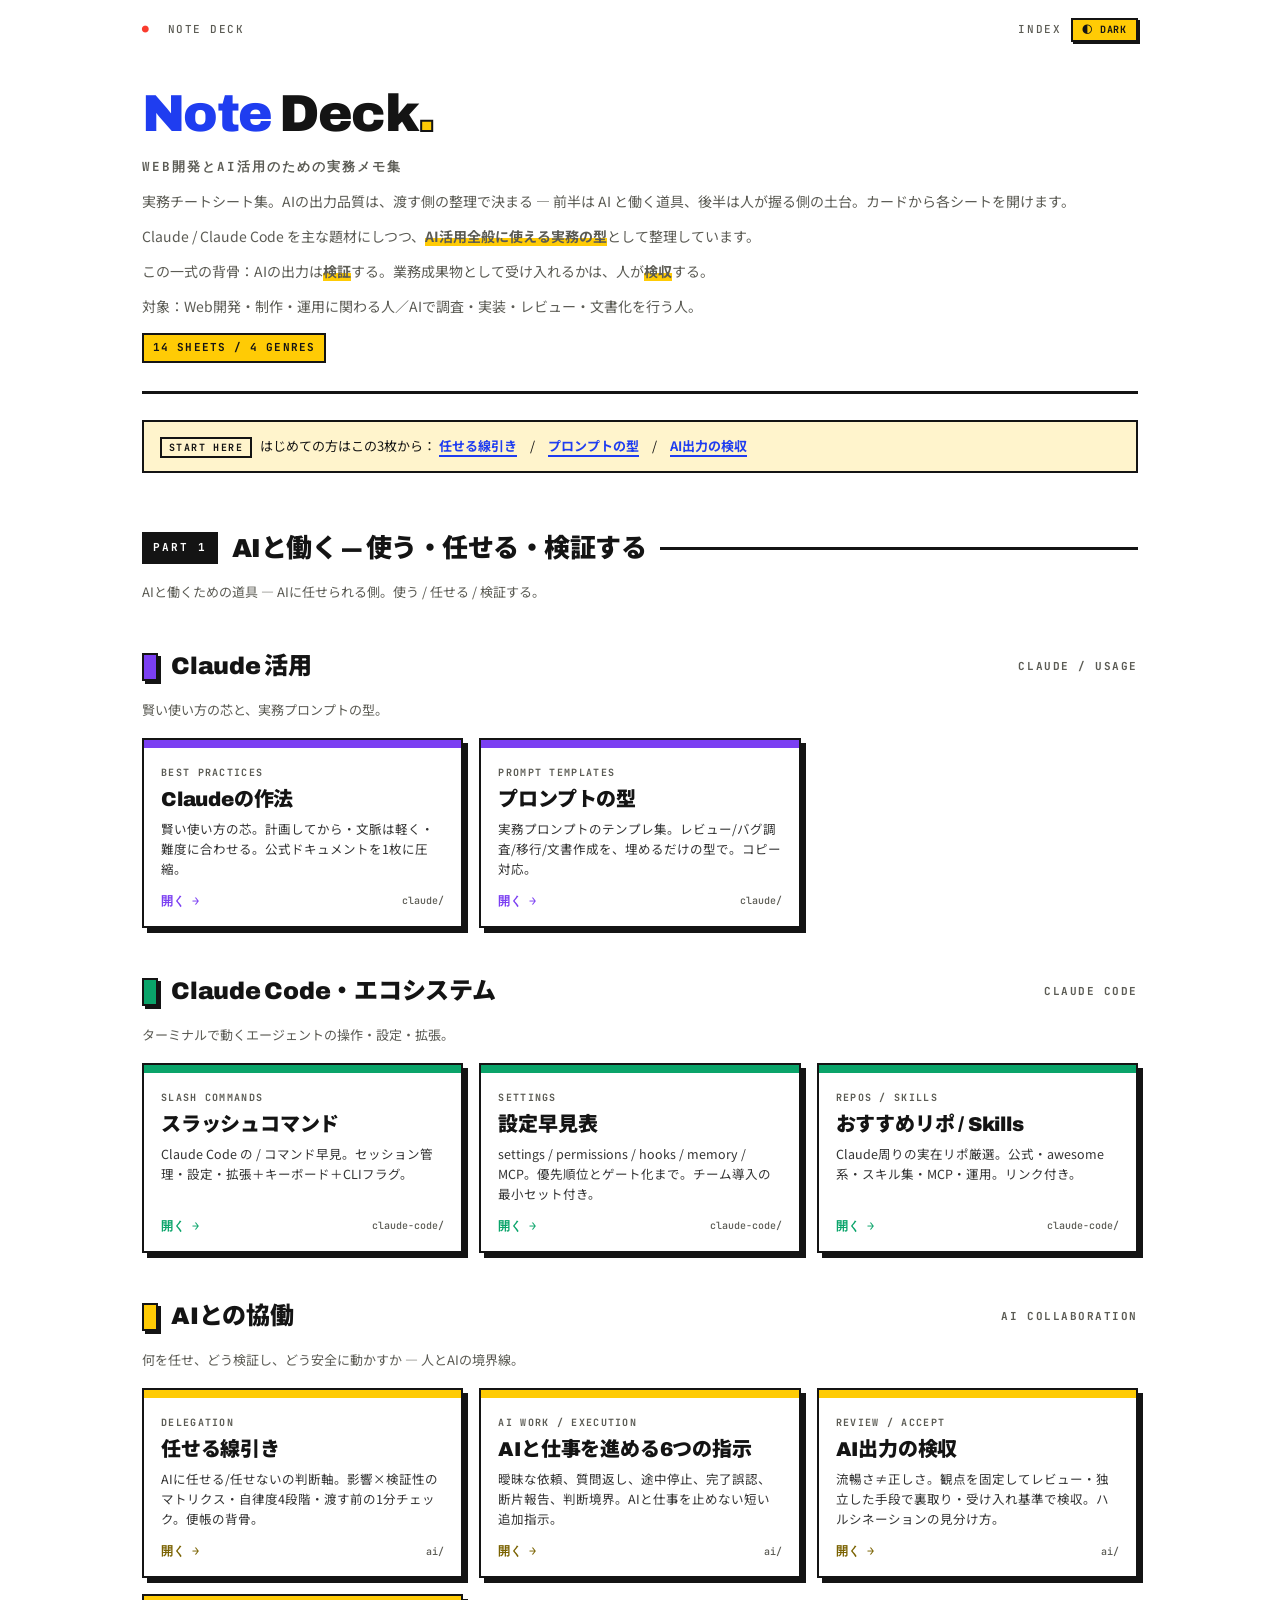
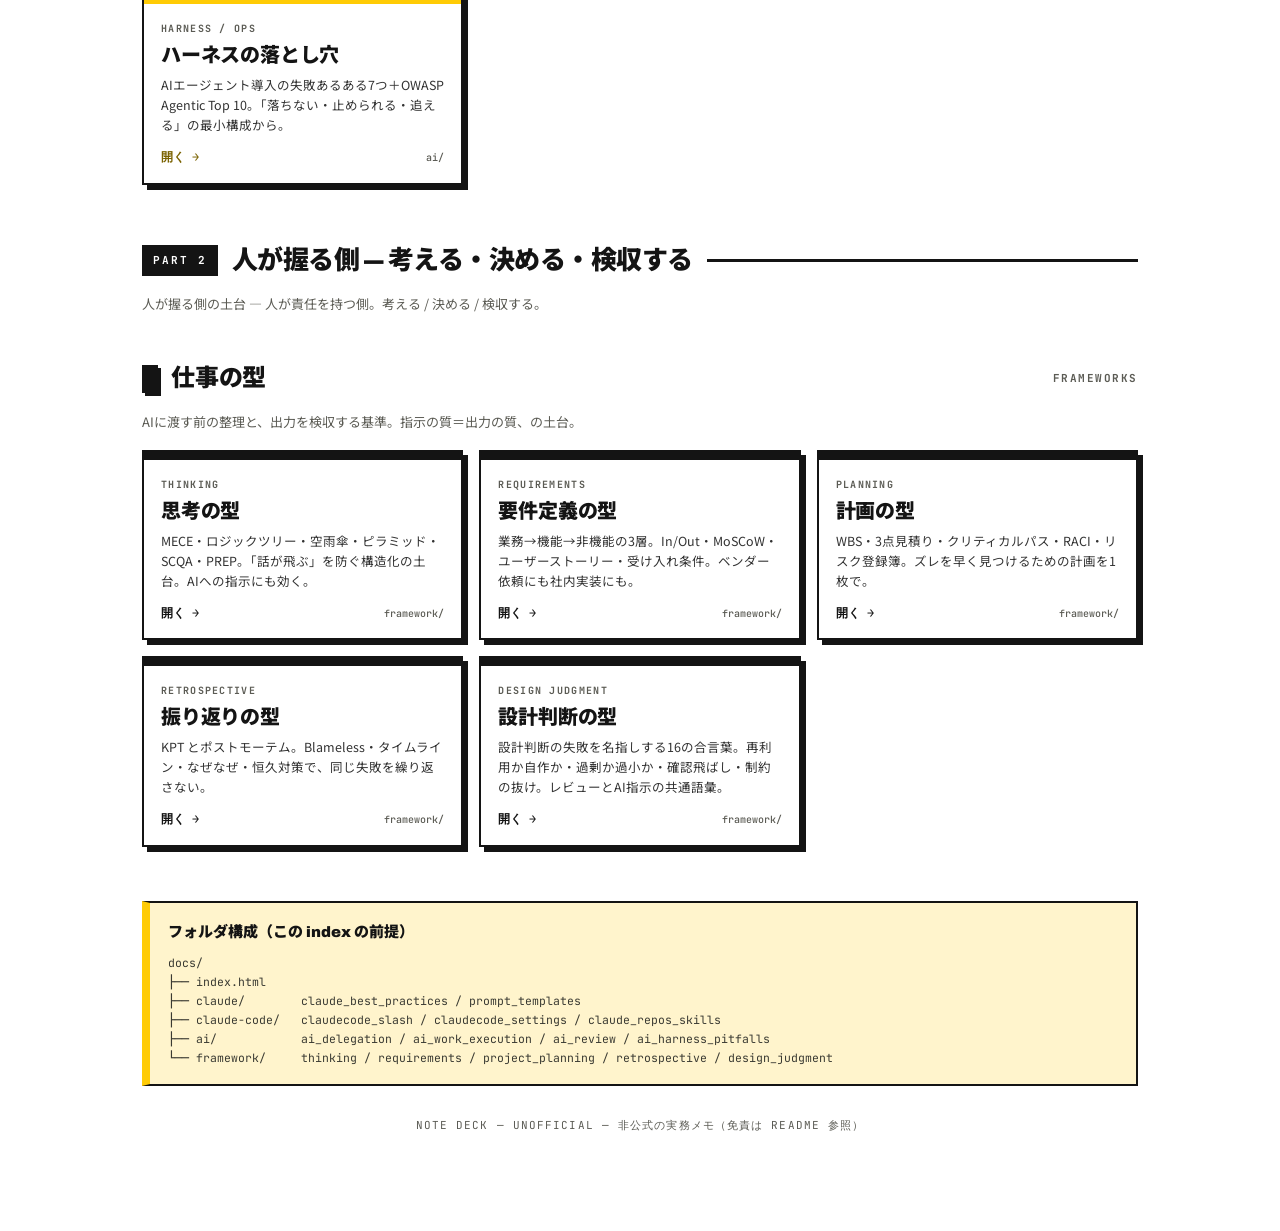
<file: docs/index.html>
<!DOCTYPE html>
<html lang="ja">
<head>
<meta charset="UTF-8">
<meta name="viewport" content="width=device-width, initial-scale=1.0">
<meta name="description" content="Note Deck — Web開発とAI活用のための実務メモ集。Claude / Claude Code の使い方、AIとの協働、仕事の型を1枚ずつのチートシートに。">
<title>Note Deck ｜ Web開発とAI活用のための実務メモ集</title>
<link rel="preconnect" href="https://fonts.googleapis.com">
<link rel="preconnect" href="https://fonts.gstatic.com" crossorigin>
<link href="https://fonts.googleapis.com/css2?family=Archivo:wght@500;700;900&family=JetBrains+Mono:wght@400;500;700&family=Noto+Sans+JP:wght@400;500;700;900&display=swap" rel="stylesheet">
<style>
  :root{
    --ink:#141414;--paper:#ffffff;--card:#ffffff;--line:#141414;--muted:#5b5b54;
    --blue:#1f3df0;--blue-bg:#e6eaff;
    --red:#fa3b2d;--red-bg:#ffe7e3;
    --yellow:#ffcb05;--yellow-bg:#fff4cc;
    --green:#0aa46a;--green-bg:#dff6ec;
    --purple:#7b3ff2;--purple-bg:#efe7ff;
    --disp:"Archivo","Noto Sans JP",system-ui,sans-serif;
    --body:"Noto Sans JP",system-ui,sans-serif;
    --mono:"JetBrains Mono","SFMono-Regular",Consolas,monospace;
  }
  *{box-sizing:border-box;margin:0;padding:0;}
  html{-webkit-text-size-adjust:100%;}
  body{background:var(--paper);color:var(--ink);font-family:var(--body);line-height:1.8;font-size:15px;}
  .wrap{max-width:1040px;margin:0 auto;padding:0 22px 96px;}

  .meta{display:flex;justify-content:space-between;align-items:center;gap:12px;flex-wrap:wrap;
    font-family:var(--mono);font-size:11px;font-weight:500;letter-spacing:.14em;text-transform:uppercase;padding:18px 0 0;color:var(--muted);}
  .meta .dot{color:var(--red);}

  .hero{padding:46px 0 28px;border-bottom:3px solid var(--ink);}
  .hero h1{font-family:var(--disp);font-weight:900;font-size:clamp(32px,5vw,52px);line-height:1;letter-spacing:-.03em;}
  .hero h1 .hl{color:var(--blue);}
  .hero h1 .dot{color:var(--yellow);-webkit-text-stroke:2px var(--ink);}
  .hero .sub{font-family:var(--mono);font-weight:700;font-size:12.5px;letter-spacing:.16em;text-transform:uppercase;margin-top:16px;color:var(--muted);}
  .hero .lead{font-size:14px;color:var(--muted);margin-top:10px;max-width:960px;}
  .hero .count{display:inline-block;font-family:var(--mono);font-weight:700;font-size:11px;letter-spacing:.1em;padding:3px 9px;border:2px solid var(--ink);background:var(--yellow);margin-top:14px;}

  .gband{display:flex;align-items:center;gap:14px;margin:52px 0 4px;}
  .gband .gn{font-family:var(--mono);font-weight:700;font-size:11px;letter-spacing:.18em;color:#fff;background:var(--ink);padding:6px 11px;white-space:nowrap;}
  .gband h3{font-family:var(--disp);font-weight:900;font-size:clamp(19px,3vw,26px);letter-spacing:-.02em;}
  .gband .line{flex:1;height:3px;background:var(--ink);}
  .slede{font-size:13px;color:var(--muted);margin:-8px 0 16px;max-width:720px;}
  section{padding:42px 0 0;}
  .chead{display:flex;align-items:center;gap:13px;margin-bottom:18px;}
  .chead .bar{width:16px;height:28px;border:2px solid var(--ink);box-shadow:3px 3px 0 var(--ink);}
  .cat-blue .bar{background:var(--blue);}
  .cat-purple .bar{background:var(--purple);}
  .cat-green .bar{background:var(--green);}
  .cat-red .bar{background:var(--red);}
  .cat-yellow .bar{background:var(--yellow);}
  .cat-ink .bar{background:var(--ink);}
  .chead h2{font-family:var(--disp);font-weight:900;font-size:clamp(18px,2.6vw,24px);letter-spacing:-.01em;}
  .chead .en{font-family:var(--mono);font-weight:700;font-size:11px;letter-spacing:.14em;color:var(--muted);margin-left:auto;}

  .cards{display:grid;grid-template-columns:repeat(auto-fill,minmax(280px,1fr));gap:16px;}
  .card{display:flex;flex-direction:column;border:2px solid var(--ink);background:var(--card);box-shadow:5px 5px 0 var(--ink);
    padding:0;text-decoration:none;color:inherit;overflow:hidden;transition:transform .13s,box-shadow .13s;}
  .card:hover{transform:translate(-3px,-3px);box-shadow:8px 8px 0 var(--ink);}
  .card .top{height:8px;}
  .cat-blue .card .top{background:var(--blue);}
  .cat-purple .card .top{background:var(--purple);}
  .cat-green .card .top{background:var(--green);}
  .cat-red .card .top{background:var(--red);}
  .cat-yellow .card .top{background:var(--yellow);}
  .cat-ink .card .top{background:var(--ink);}
  .card .body{padding:16px 17px 14px;display:flex;flex-direction:column;flex:1;}
  .card .ctag{font-family:var(--mono);font-weight:700;font-size:10px;letter-spacing:.13em;color:var(--muted);}
  .card .cttl{font-family:var(--disp);font-weight:900;font-size:20px;line-height:1.15;margin:6px 0 8px;letter-spacing:-.01em;}
  .card .cdsc{font-size:12.5px;color:#333;line-height:1.6;flex:1;}
  .card .cgo{font-family:var(--mono);font-weight:700;font-size:12px;margin-top:12px;display:flex;align-items:center;gap:6px;}
  .cat-blue .card .cgo{color:var(--blue);}
  .cat-purple .card .cgo{color:var(--purple);}
  .cat-green .card .cgo{color:var(--green);}
  .cat-red .card .cgo{color:var(--red);}
  .cat-yellow .card .cgo{color:var(--ydeep,#7a6200);}
  .cat-ink .card .cgo{color:var(--ink);}
  .card .cgo .fn{margin-left:auto;font-weight:500;font-size:10px;color:var(--muted);}

  /* ---- T1/T2/T5: hero 強調マーカー（黄・小面積。ダークは swiss-pop-dark.css 側で対応済） ---- */
  .hero .lead b{background:linear-gradient(transparent 60%,var(--yellow) 60%);font-weight:700;}
  /* ---- T6: PART 副題 ---- */
  .gsub{font-size:13px;color:var(--muted);margin:8px 0 0;max-width:680px;}
  /* ---- T4: START HERE 導線（はじめての方向け・軽いストリップ） ---- */
  .starthere{font-size:13px;line-height:1.9;margin:26px 0 0;padding:12px 16px;border:2px solid var(--line);background:var(--yellow-bg);}
  .starthere .sh-label{font-family:var(--mono);font-weight:700;font-size:10px;letter-spacing:.14em;color:var(--ink);border:2px solid var(--line);padding:2px 7px;margin-right:8px;white-space:nowrap;}
  .starthere a{font-weight:700;color:var(--blue);text-decoration:none;border-bottom:2px solid currentColor;}
  .starthere a:hover{background:var(--blue-bg);}

  .foot-note{margin-top:54px;border:2px solid var(--ink);border-left:8px solid var(--yellow);background:var(--yellow-bg);padding:16px 18px;}
  .foot-note .fnt{font-family:var(--disp);font-weight:900;font-size:15px;margin-bottom:8px;}
  .foot-note pre{font-family:var(--mono);font-size:11.5px;line-height:1.65;white-space:pre-wrap;color:#3a3a32;}

  footer{margin-top:30px;font-family:var(--mono);font-size:11px;letter-spacing:.1em;color:var(--muted);text-align:center;text-transform:uppercase;}

  .rv{opacity:0;transform:translateY(16px);animation:rise .55s cubic-bezier(.2,.7,.3,1) forwards;}
  @keyframes rise{to{opacity:1;transform:none;}}
  :focus-visible{outline:3px solid var(--blue);outline-offset:3px;}

  @media (max-width:640px){.cards{grid-template-columns:1fr;}}
  @media (prefers-reduced-motion:reduce){.rv{animation:none;opacity:1;transform:none;}.card{transition:none;}}
  @media print{body{background:#fff;}.card,.chead .bar,.foot-note{box-shadow:none;}.rv{animation:none;opacity:1;transform:none;}}
</style>
<link rel="stylesheet" href="assets/swiss-pop-dark.css">
<script src="assets/theme.js"></script>
</head>
<body>
<div class="wrap">

  <div class="meta rv">
    <span><span class="dot">●</span>&nbsp; NOTE DECK</span>
    <span>INDEX</span>
  </div>

  <header class="hero rv">
    <h1><span class="hl">Note</span> Deck<span class="dot">.</span></h1>
    <p class="sub">Web開発とAI活用のための実務メモ集</p>
    <p class="lead">実務チートシート集。AIの出力品質は、渡す側の整理で決まる ― 前半は AI と働く道具、後半は人が握る側の土台。カードから各シートを開けます。</p>
    <p class="lead">Claude / Claude Code を主な題材にしつつ、<b>AI活用全般に使える実務の型</b>として整理しています。</p>
    <p class="lead">この一式の背骨：AIの出力は<b>検証</b>する。業務成果物として受け入れるかは、人が<b>検収</b>する。</p>
    <p class="lead">対象：Web開発・制作・運用に関わる人／AIで調査・実装・レビュー・文書化を行う人。</p>
    <span class="count">14 SHEETS / 4 GENRES</span>
  </header>

  <!-- T4: START HERE 導線（はじめての方向け・軽いストリップ） -->
  <div class="starthere rv">
    <span class="sh-label">START HERE</span>はじめての方はこの3枚から：
    <a href="./ai/ai_delegation_cheatsheet.html">任せる線引き</a>　/　<a href="./claude/prompt_templates_cheatsheet.html">プロンプトの型</a>　/　<a href="./ai/ai_review_cheatsheet.html">AI出力の検収</a>
  </div>

  <!-- PART 1 -->
  <div class="gband rv"><span class="gn">PART 1</span><h3>AIと働く ― 使う・任せる・検証する</h3><span class="line"></span></div>
  <p class="gsub rv">AIと働くための道具 ― AIに任せられる側。使う / 任せる / 検証する。</p>

  <!-- Claude 活用 -->
  <section class="cat-purple rv">
    <div class="chead"><span class="bar"></span><h2>Claude 活用</h2><span class="en">CLAUDE / USAGE</span></div>
    <p class="slede">賢い使い方の芯と、実務プロンプトの型。</p>
    <div class="cards">
      <a class="card" href="./claude/claude_best_practices_cheatsheet.html">
        <div class="top"></div>
        <div class="body">
          <div class="ctag">BEST PRACTICES</div>
          <div class="cttl">Claudeの作法</div>
          <div class="cdsc">賢い使い方の芯。計画してから・文脈は軽く・難度に合わせる。公式ドキュメントを1枚に圧縮。</div>
          <div class="cgo">開く → <span class="fn">claude/</span></div>
        </div>
      </a>
      <a class="card" href="./claude/prompt_templates_cheatsheet.html">
        <div class="top"></div>
        <div class="body">
          <div class="ctag">PROMPT TEMPLATES</div>
          <div class="cttl">プロンプトの型</div>
          <div class="cdsc">実務プロンプトのテンプレ集。レビュー/バグ調査/移行/文書作成を、埋めるだけの型で。コピー対応。</div>
          <div class="cgo">開く → <span class="fn">claude/</span></div>
        </div>
      </a>
    </div>
  </section>

  <!-- Claude Code -->
  <section class="cat-green rv">
    <div class="chead"><span class="bar"></span><h2>Claude Code・エコシステム</h2><span class="en">CLAUDE CODE</span></div>
    <p class="slede">ターミナルで動くエージェントの操作・設定・拡張。</p>
    <div class="cards">
      <a class="card" href="./claude-code/claudecode_slash_cheatsheet.html">
        <div class="top"></div>
        <div class="body">
          <div class="ctag">SLASH COMMANDS</div>
          <div class="cttl">スラッシュコマンド</div>
          <div class="cdsc">Claude Code の / コマンド早見。セッション管理・設定・拡張＋キーボード＋CLIフラグ。</div>
          <div class="cgo">開く → <span class="fn">claude-code/</span></div>
        </div>
      </a>
      <a class="card" href="./claude-code/claudecode_settings_cheatsheet.html">
        <div class="top"></div>
        <div class="body">
          <div class="ctag">SETTINGS</div>
          <div class="cttl">設定早見表</div>
          <div class="cdsc">settings / permissions / hooks / memory / MCP。優先順位とゲート化まで。チーム導入の最小セット付き。</div>
          <div class="cgo">開く → <span class="fn">claude-code/</span></div>
        </div>
      </a>
      <a class="card" href="./claude-code/claude_repos_skills_cheatsheet.html">
        <div class="top"></div>
        <div class="body">
          <div class="ctag">REPOS / SKILLS</div>
          <div class="cttl">おすすめリポ / Skills</div>
          <div class="cdsc">Claude周りの実在リポ厳選。公式・awesome系・スキル集・MCP・運用。リンク付き。</div>
          <div class="cgo">開く → <span class="fn">claude-code/</span></div>
        </div>
      </a>
    </div>
  </section>

  <!-- AIとの協働 -->
  <section class="cat-yellow rv">
    <div class="chead"><span class="bar"></span><h2>AIとの協働</h2><span class="en">AI COLLABORATION</span></div>
    <p class="slede">何を任せ、どう検証し、どう安全に動かすか ― 人とAIの境界線。</p>
    <div class="cards">
      <a class="card" href="./ai/ai_delegation_cheatsheet.html">
        <div class="top"></div>
        <div class="body">
          <div class="ctag">DELEGATION</div>
          <div class="cttl">任せる線引き</div>
          <div class="cdsc">AIに任せる/任せないの判断軸。影響×検証性のマトリクス・自律度4段階・渡す前の1分チェック。便帳の背骨。</div>
          <div class="cgo">開く → <span class="fn">ai/</span></div>
        </div>
      </a>
      <a class="card" href="./ai/ai_work_execution_cheatsheet.html">
        <div class="top"></div>
        <div class="body">
          <div class="ctag">AI WORK / EXECUTION</div>
          <div class="cttl">AIと仕事を進める6つの指示</div>
          <div class="cdsc">曖昧な依頼、質問返し、途中停止、完了誤認、断片報告、判断境界。AIと仕事を止めない短い追加指示。</div>
          <div class="cgo">開く → <span class="fn">ai/</span></div>
        </div>
      </a>
      <a class="card" href="./ai/ai_review_cheatsheet.html">
        <div class="top"></div>
        <div class="body">
          <div class="ctag">REVIEW / ACCEPT</div>
          <div class="cttl">AI出力の検収</div>
          <div class="cdsc">流暢さ≠正しさ。観点を固定してレビュー・独立した手段で裏取り・受け入れ基準で検収。ハルシネーションの見分け方。</div>
          <div class="cgo">開く → <span class="fn">ai/</span></div>
        </div>
      </a>
      <a class="card" href="./ai/ai_harness_pitfalls_cheatsheet.html">
        <div class="top"></div>
        <div class="body">
          <div class="ctag">HARNESS / OPS</div>
          <div class="cttl">ハーネスの落とし穴</div>
          <div class="cdsc">AIエージェント導入の失敗あるある7つ＋OWASP Agentic Top 10。「落ちない・止められる・追える」の最小構成から。</div>
          <div class="cgo">開く → <span class="fn">ai/</span></div>
        </div>
      </a>
    </div>
  </section>

  <!-- PART 2 -->
  <div class="gband rv"><span class="gn">PART 2</span><h3>人が握る側 ― 考える・決める・検収する</h3><span class="line"></span></div>
  <p class="gsub rv">人が握る側の土台 ― 人が責任を持つ側。考える / 決める / 検収する。</p>

  <!-- 仕事の型 -->
  <section class="cat-ink rv">
    <div class="chead"><span class="bar"></span><h2>仕事の型</h2><span class="en">FRAMEWORKS</span></div>
    <p class="slede">AIに渡す前の整理と、出力を検収する基準。指示の質＝出力の質、の土台。</p>
    <div class="cards">
      <a class="card" href="./framework/thinking_cheatsheet.html">
        <div class="top"></div>
        <div class="body">
          <div class="ctag">THINKING</div>
          <div class="cttl">思考の型</div>
          <div class="cdsc">MECE・ロジックツリー・空雨傘・ピラミッド・SCQA・PREP。「話が飛ぶ」を防ぐ構造化の土台。AIへの指示にも効く。</div>
          <div class="cgo">開く → <span class="fn">framework/</span></div>
        </div>
      </a>
      <a class="card" href="./framework/requirements_cheatsheet.html">
        <div class="top"></div>
        <div class="body">
          <div class="ctag">REQUIREMENTS</div>
          <div class="cttl">要件定義の型</div>
          <div class="cdsc">業務→機能→非機能の3層。In/Out・MoSCoW・ユーザーストーリー・受け入れ条件。ベンダー依頼にも社内実装にも。</div>
          <div class="cgo">開く → <span class="fn">framework/</span></div>
        </div>
      </a>
      <a class="card" href="./framework/project_planning_cheatsheet.html">
        <div class="top"></div>
        <div class="body">
          <div class="ctag">PLANNING</div>
          <div class="cttl">計画の型</div>
          <div class="cdsc">WBS・3点見積り・クリティカルパス・RACI・リスク登録簿。ズレを早く見つけるための計画を1枚で。</div>
          <div class="cgo">開く → <span class="fn">framework/</span></div>
        </div>
      </a>
      <a class="card" href="./framework/retrospective_cheatsheet.html">
        <div class="top"></div>
        <div class="body">
          <div class="ctag">RETROSPECTIVE</div>
          <div class="cttl">振り返りの型</div>
          <div class="cdsc">KPT とポストモーテム。Blameless・タイムライン・なぜなぜ・恒久対策で、同じ失敗を繰り返さない。</div>
          <div class="cgo">開く → <span class="fn">framework/</span></div>
        </div>
      </a>
      <a class="card" href="./framework/design_judgment_cheatsheet.html">
        <div class="top"></div>
        <div class="body">
          <div class="ctag">DESIGN JUDGMENT</div>
          <div class="cttl">設計判断の型</div>
          <div class="cdsc">設計判断の失敗を名指しする16の合言葉。再利用か自作か・過剰か過小か・確認飛ばし・制約の抜け。レビューとAI指示の共通語彙。</div>
          <div class="cgo">開く → <span class="fn">framework/</span></div>
        </div>
      </a>
    </div>
  </section>

  <div class="foot-note rv">
    <div class="fnt">フォルダ構成（この index の前提）</div>
    <pre>docs/
├── index.html
├── claude/        claude_best_practices / prompt_templates
├── claude-code/   claudecode_slash / claudecode_settings / claude_repos_skills
├── ai/            ai_delegation / ai_work_execution / ai_review / ai_harness_pitfalls
└── framework/     thinking / requirements / project_planning / retrospective / design_judgment</pre>
  </div>

  <footer>note deck — unofficial — 非公式の実務メモ（免責は README 参照）</footer>

</div>
</body>
</html>
</file>
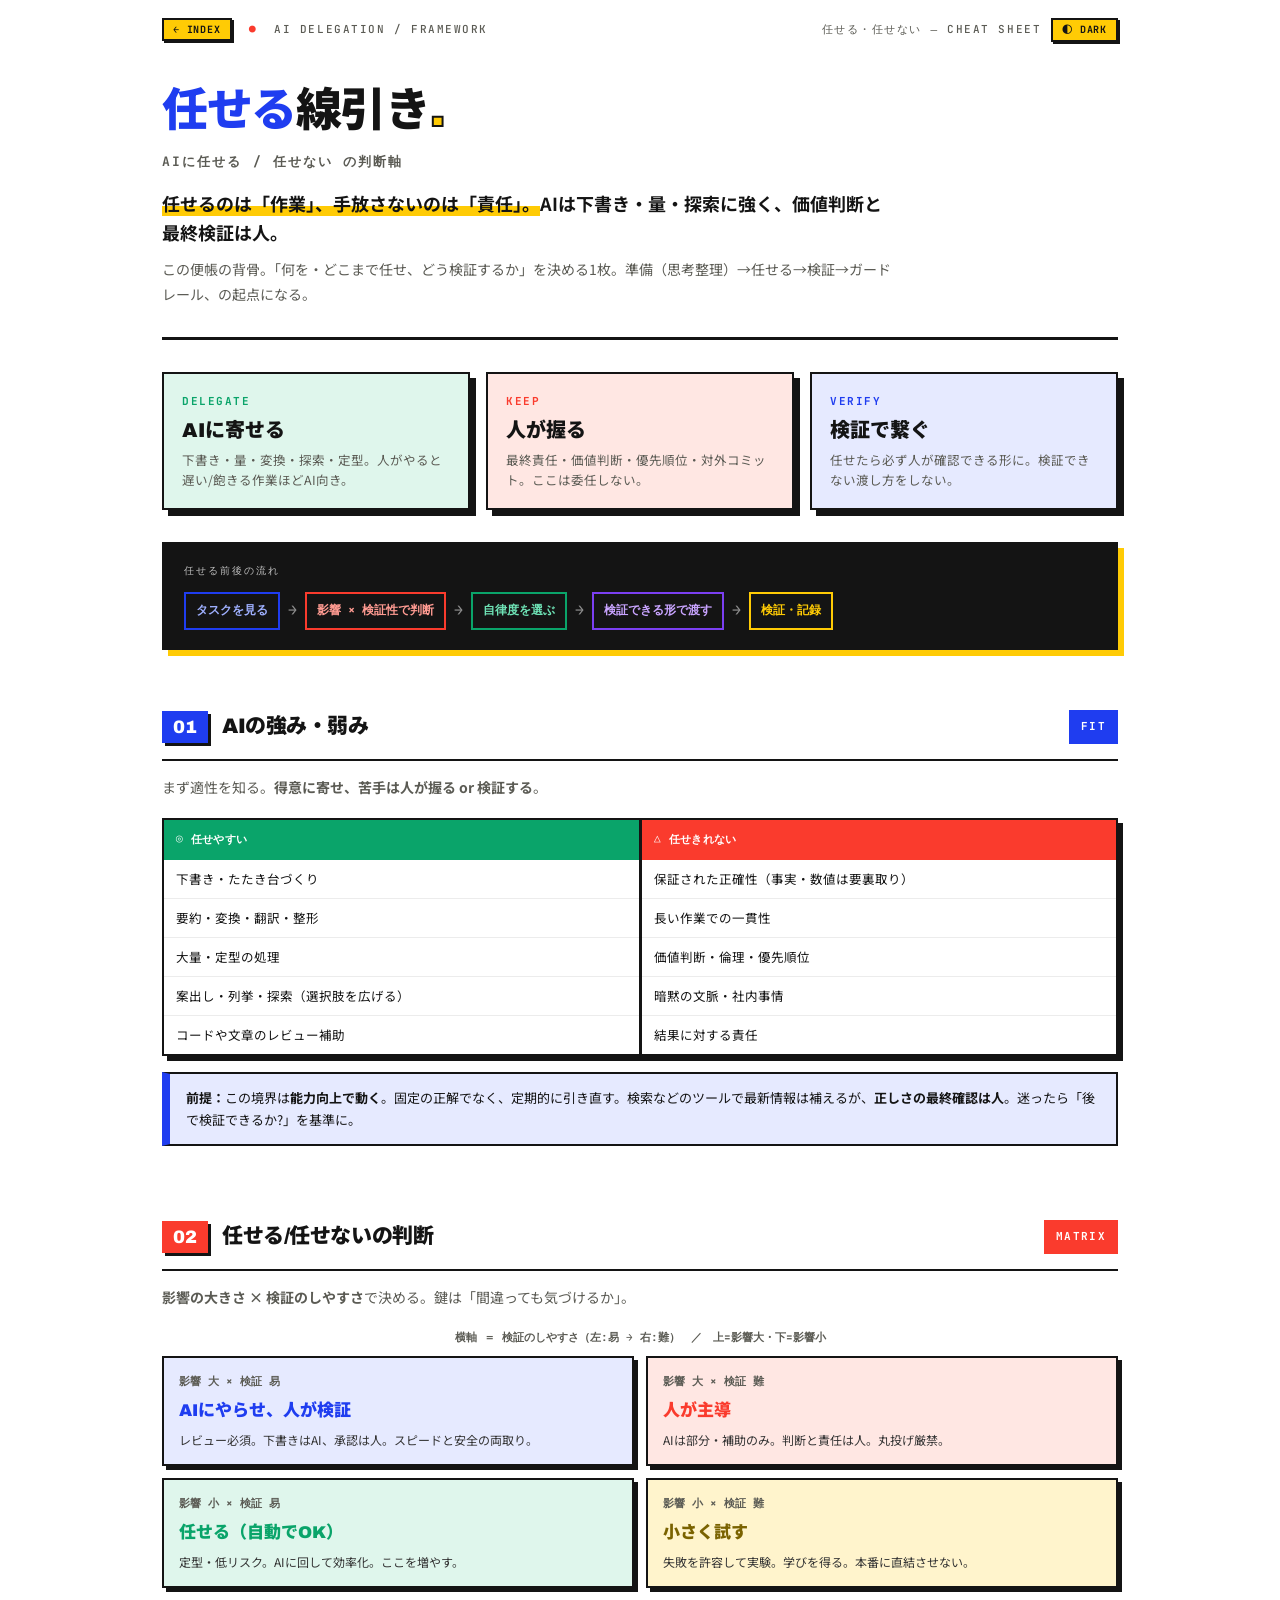
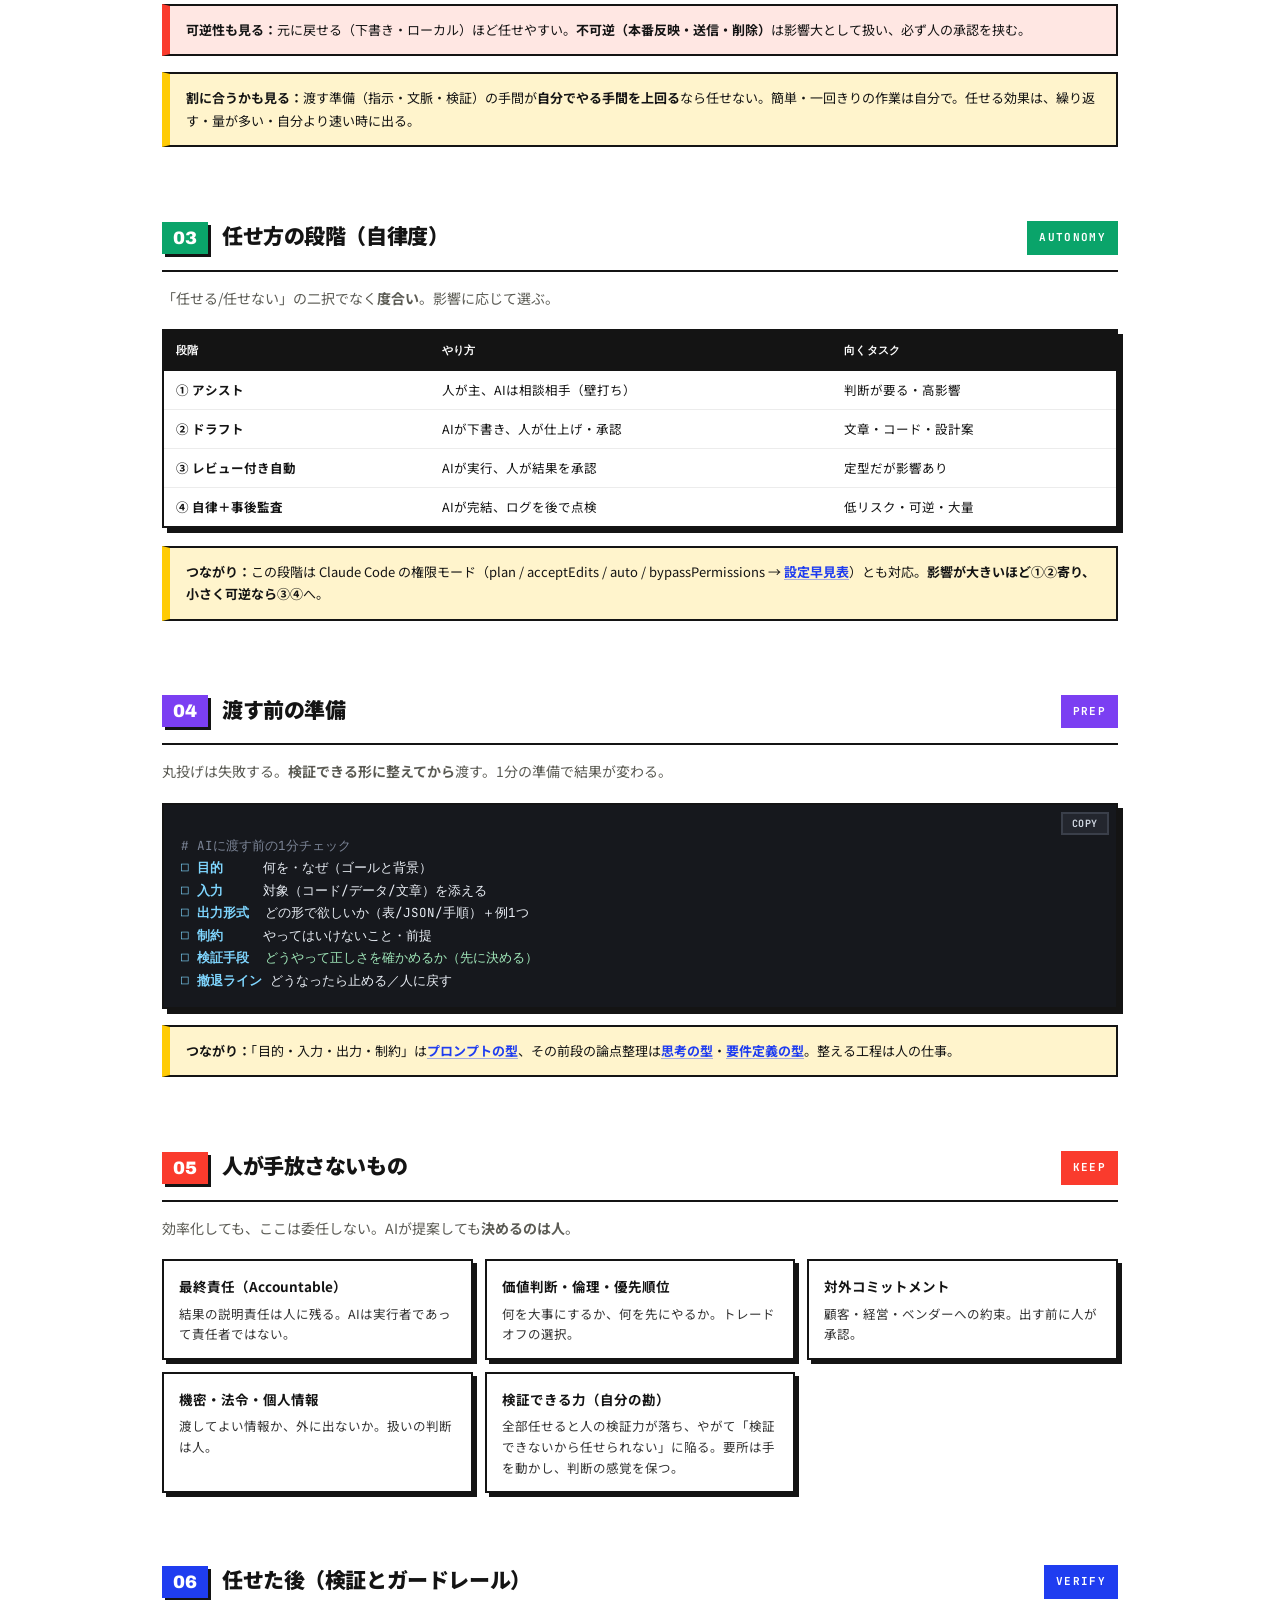
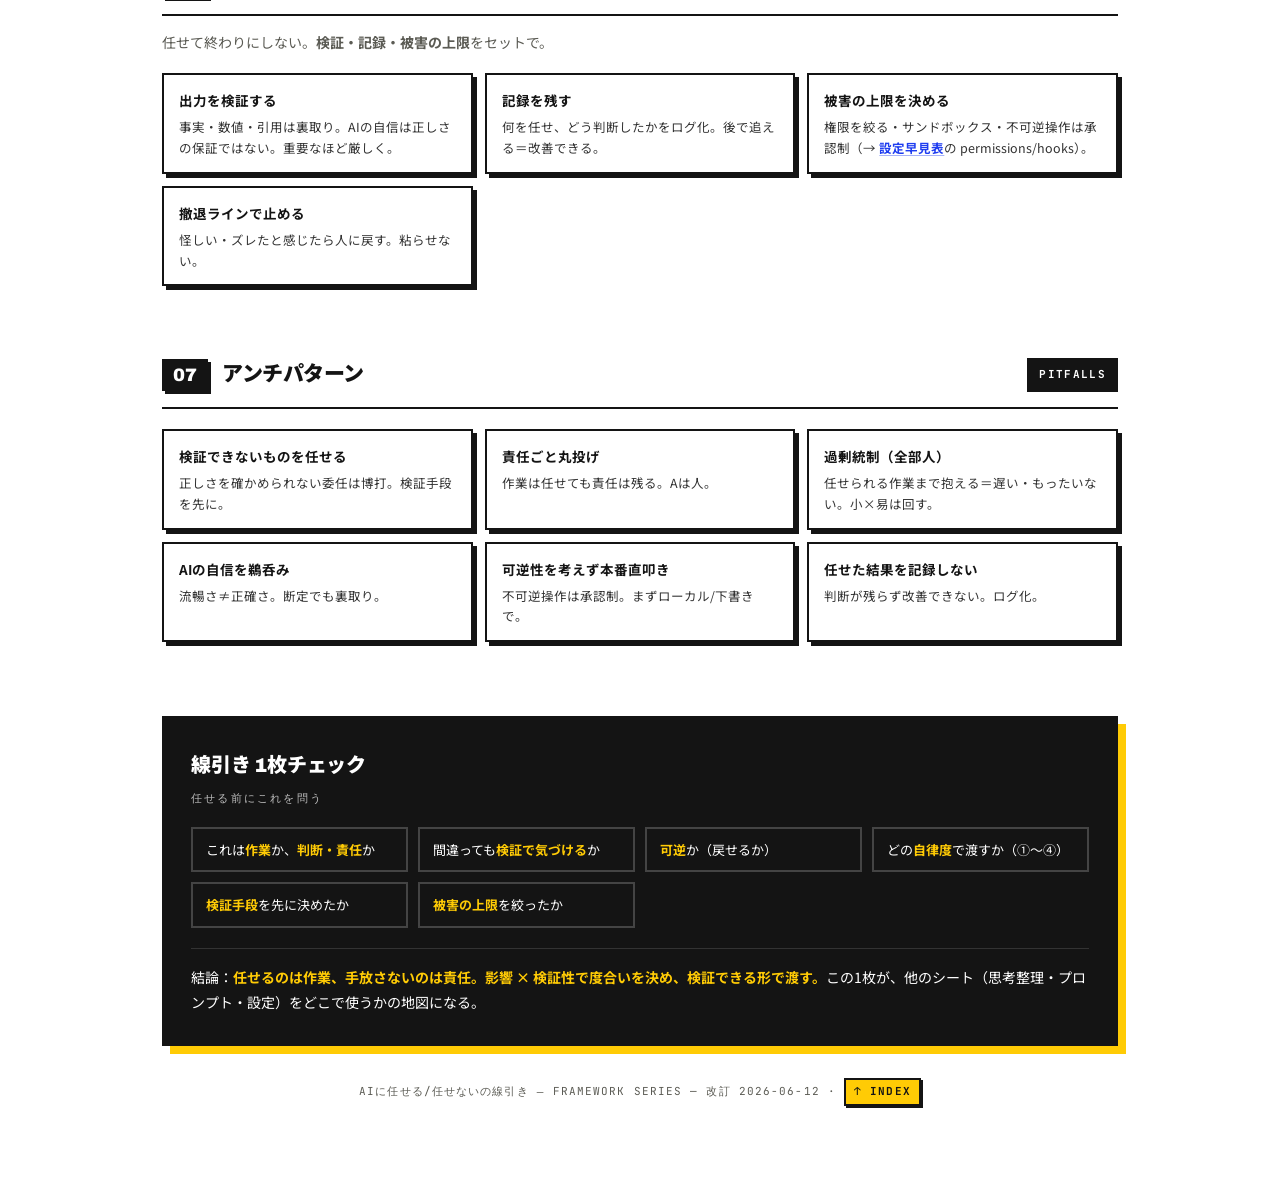
<file: docs/ai/ai_delegation_cheatsheet.html>
<!DOCTYPE html>
<html lang="ja">
<head>
<meta charset="UTF-8">
<meta name="viewport" content="width=device-width, initial-scale=1.0">
<title>AIに任せる/任せないの線引き</title>
<link rel="preconnect" href="https://fonts.googleapis.com">
<link rel="preconnect" href="https://fonts.gstatic.com" crossorigin>
<link href="https://fonts.googleapis.com/css2?family=Archivo:wght@500;700;900&family=JetBrains+Mono:wght@400;500;700&family=Noto+Sans+JP:wght@400;500;700;900&display=swap" rel="stylesheet">
<link rel="stylesheet" href="../assets/swiss-pop-deck.css">
<style>
  /* ▼ シート固有のみ（標準部品は swiss-pop-deck.css に集約済み） */
  /* mode 配色（緑/赤/青） */
  .mode.m1{background:var(--green-bg);}.mode.m2{background:var(--red-bg);}.mode.m3{background:var(--blue-bg);}
  .mode.m1 .en{color:var(--green);}.mode.m2 .en{color:var(--red);}.mode.m3 .en{color:var(--blue);}
  /* 2カラム表 */
  .twocol{display:grid;grid-template-columns:1fr 1fr;gap:0;}
  @media(max-width:680px){.twocol{grid-template-columns:1fr;}}
  /* code 構文（v=値 e=強調） */
  .code .k{color:#7fd6ff;font-weight:700;}.code .v{color:#ffd84d;}.code .e{color:#9fe6b8;}
  /* 影響×検証性マトリクス 2x2 */
  .mhint{font-family:var(--mono);font-size:11px;font-weight:700;color:var(--muted);text-align:center;margin:10px 0 8px;}
  .mgrid{display:grid;grid-template-columns:1fr 1fr;gap:12px;margin-bottom:6px;}
  .cell{border:2px solid var(--ink);box-shadow:4px 4px 0 var(--ink);padding:14px 15px;}
  .cell .q{font-family:var(--mono);font-size:11px;font-weight:700;color:var(--muted);}
  .cell .ttl{font-family:var(--disp);font-weight:900;font-size:17px;margin:4px 0 5px;}
  .cell .d{font-size:12px;line-height:1.55;color:#333;}
  .cell.c-blue{background:var(--blue-bg);}.cell.c-blue .ttl{color:var(--blue);}
  .cell.c-red{background:var(--red-bg);}.cell.c-red .ttl{color:var(--red);}
  .cell.c-green{background:var(--green-bg);}.cell.c-green .ttl{color:var(--green);}
  .cell.c-yellow{background:var(--yellow-bg);}.cell.c-yellow .ttl{color:#7a6200;}
  /* note 追加バリアント（青） */
  .note.b{border-left-color:var(--blue);background:var(--blue-bg);}
  /* final チェックリスト */
  .checks{display:grid;grid-template-columns:repeat(auto-fit,minmax(210px,1fr));gap:10px;}
  .chk{border:2px solid #444;padding:11px 13px;font-size:13px;line-height:1.5;}
  .chk b{color:var(--yellow);}
  /* 相互参照リンク */
  a.xref{color:var(--blue);font-weight:700;text-decoration:underline;text-decoration-color:rgba(31,61,240,.4);text-underline-offset:2px;}
  a.xref:hover{text-decoration-color:var(--blue);}
  .final a.xref{color:#ffd84d;text-decoration-color:rgba(255,216,77,.5);}
  /* シート固有メディア断片 */
  @media (max-width:760px){.mgrid{grid-template-columns:1fr;}}
  @media print{.cell{box-shadow:none;}}
</style>
<link rel="stylesheet" href="../assets/swiss-pop-dark.css">
<script src="../assets/theme.js"></script>
</head>
<body>
<div class="wrap">

  <div class="meta rv">
    <span><a class="back" href="../index.html">← INDEX</a>&nbsp;&nbsp;<span class="dot">●</span>&nbsp; AI DELEGATION / FRAMEWORK</span>
    <span>任せる・任せない ― CHEAT SHEET</span>
  </div>

  <header class="hero rv">
    <h1><span class="hl">任せる</span>線引き<span class="dot">.</span></h1>
    <p class="sub">AIに任せる / 任せない の判断軸</p>
    <p class="thesis"><b>任せるのは「作業」、手放さないのは「責任」。</b>AIは下書き・量・探索に強く、価値判断と最終検証は人。</p>
    <p class="lead">この便帳の背骨。「何を・どこまで任せ、どう検証するか」を決める1枚。準備（思考整理）→任せる→検証→ガードレール、の起点になる。</p>
  </header>

  <!-- CORE -->
  <div class="modes rv">
    <div class="mode m1">
      <div class="en">DELEGATE</div>
      <div class="jp">AIに寄せる</div>
      <div class="desc">下書き・量・変換・探索・定型。人がやると遅い/飽きる作業ほどAI向き。</div>
    </div>
    <div class="mode m2">
      <div class="en">KEEP</div>
      <div class="jp">人が握る</div>
      <div class="desc">最終責任・価値判断・優先順位・対外コミット。ここは委任しない。</div>
    </div>
    <div class="mode m3">
      <div class="en">VERIFY</div>
      <div class="jp">検証で繋ぐ</div>
      <div class="desc">任せたら必ず人が確認できる形に。検証できない渡し方をしない。</div>
    </div>
  </div>

  <!-- FLOW -->
  <div class="flow rv">
    <div class="flabel">任せる前後の流れ</div>
    <div class="seq">
      <span class="tok b">タスクを見る</span><span class="arr">→</span>
      <span class="tok r">影響 × 検証性で判断</span><span class="arr">→</span>
      <span class="tok g">自律度を選ぶ</span><span class="arr">→</span>
      <span class="tok p">検証できる形で渡す</span><span class="arr">→</span>
      <span class="tok y">検証・記録</span>
    </div>
  </div>

  <!-- 01 強み弱み -->
  <section class="acc-blue rv">
    <div class="shead"><span class="num">01</span><h2>AIの強み・弱み</h2><span class="tag">FIT</span></div>
    <p class="lede">まず適性を知る。<b>得意に寄せ、苦手は人が握る or 検証する</b>。</p>
    <div class="twocol">
      <div class="tbl" style="margin:0;border-right:1px solid var(--ink);">
        <table>
          <thead><tr><th style="background:var(--green);">◎ 任せやすい</th></tr></thead>
          <tbody>
            <tr><td>下書き・たたき台づくり</td></tr>
            <tr><td>要約・変換・翻訳・整形</td></tr>
            <tr><td>大量・定型の処理</td></tr>
            <tr><td>案出し・列挙・探索（選択肢を広げる）</td></tr>
            <tr><td>コードや文章のレビュー補助</td></tr>
          </tbody>
        </table>
      </div>
      <div class="tbl" style="margin:0;">
        <table>
          <thead><tr><th style="background:var(--red);">△ 任せきれない</th></tr></thead>
          <tbody>
            <tr><td>保証された正確性（事実・数値は要裏取り）</td></tr>
            <tr><td>長い作業での一貫性</td></tr>
            <tr><td>価値判断・倫理・優先順位</td></tr>
            <tr><td>暗黙の文脈・社内事情</td></tr>
            <tr><td>結果に対する責任</td></tr>
          </tbody>
        </table>
      </div>
    </div>
    <div class="note b"><b>前提：</b>この境界は<b>能力向上で動く</b>。固定の正解でなく、定期的に引き直す。検索などのツールで最新情報は補えるが、<b>正しさの最終確認は人</b>。迷ったら「後で検証できるか?」を基準に。</div>
  </section>

  <!-- 02 判断マトリクス -->
  <section class="acc-red rv">
    <div class="shead"><span class="num">02</span><h2>任せる/任せないの判断</h2><span class="tag">MATRIX</span></div>
    <p class="lede"><b>影響の大きさ × 検証のしやすさ</b>で決める。鍵は「間違っても気づけるか」。</p>
    <div class="mhint">横軸 ＝ 検証のしやすさ（左:易 → 右:難）　／　上=影響大・下=影響小</div>
    <div class="mgrid">
      <div class="cell c-blue"><div class="q">影響 大 × 検証 易</div><div class="ttl">AIにやらせ、人が検証</div><div class="d">レビュー必須。下書きはAI、承認は人。スピードと安全の両取り。</div></div>
      <div class="cell c-red"><div class="q">影響 大 × 検証 難</div><div class="ttl">人が主導</div><div class="d">AIは部分・補助のみ。判断と責任は人。丸投げ厳禁。</div></div>
      <div class="cell c-green"><div class="q">影響 小 × 検証 易</div><div class="ttl">任せる（自動でOK）</div><div class="d">定型・低リスク。AIに回して効率化。ここを増やす。</div></div>
      <div class="cell c-yellow"><div class="q">影響 小 × 検証 難</div><div class="ttl">小さく試す</div><div class="d">失敗を許容して実験。学びを得る。本番に直結させない。</div></div>
    </div>
    <div class="note r"><b>可逆性も見る：</b>元に戻せる（下書き・ローカル）ほど任せやすい。<b>不可逆（本番反映・送信・削除）</b>は影響大として扱い、必ず人の承認を挟む。</div>
    <div class="note"><b>割に合うかも見る：</b>渡す準備（指示・文脈・検証）の手間が<b>自分でやる手間を上回る</b>なら任せない。簡単・一回きりの作業は自分で。任せる効果は、繰り返す・量が多い・自分より速い時に出る。</div>
  </section>

  <!-- 03 自律度 -->
  <section class="acc-green rv">
    <div class="shead"><span class="num">03</span><h2>任せ方の段階（自律度）</h2><span class="tag">AUTONOMY</span></div>
    <p class="lede">「任せる/任せない」の二択でなく<b>度合い</b>。影響に応じて選ぶ。</p>
    <div class="tbl">
      <table>
        <thead><tr><th>段階</th><th>やり方</th><th>向くタスク</th></tr></thead>
        <tbody>
          <tr><td><b>① アシスト</b></td><td>人が主、AIは相談相手（壁打ち）</td><td>判断が要る・高影響</td></tr>
          <tr><td><b>② ドラフト</b></td><td>AIが下書き、人が仕上げ・承認</td><td>文章・コード・設計案</td></tr>
          <tr><td><b>③ レビュー付き自動</b></td><td>AIが実行、人が結果を承認</td><td>定型だが影響あり</td></tr>
          <tr><td><b>④ 自律＋事後監査</b></td><td>AIが完結、ログを後で点検</td><td>低リスク・可逆・大量</td></tr>
        </tbody>
      </table>
    </div>
    <div class="note"><b>つながり：</b>この段階は Claude Code の権限モード（plan / acceptEdits / auto / bypassPermissions → <a class="xref" href="../claude-code/claudecode_settings_cheatsheet.html">設定早見表</a>）とも対応。<b>影響が大きいほど①②寄り、小さく可逆なら③④</b>へ。</div>
  </section>

  <!-- 04 渡す前の準備 -->
  <section class="acc-purple rv">
    <div class="shead"><span class="num">04</span><h2>渡す前の準備</h2><span class="tag">PREP</span></div>
    <p class="lede">丸投げは失敗する。<b>検証できる形に整えてから</b>渡す。1分の準備で結果が変わる。</p>
    <div class="code"><span class="c"># AIに渡す前の1分チェック</span>
<span class="k">□ 目的</span>     何を・なぜ（ゴールと背景）
<span class="k">□ 入力</span>     対象（コード/データ/文章）を添える
<span class="k">□ 出力形式</span>  どの形で欲しいか（表/JSON/手順）＋例1つ
<span class="k">□ 制約</span>     やってはいけないこと・前提
<span class="k">□ 検証手段</span>  <span class="e">どうやって正しさを確かめるか（先に決める）</span>
<span class="k">□ 撤退ライン</span> どうなったら止める／人に戻す</div>
    <div class="note"><b>つながり：</b>「目的・入力・出力・制約」は<a class="xref" href="../claude/prompt_templates_cheatsheet.html"><b>プロンプトの型</b></a>、その前段の論点整理は<a class="xref" href="../framework/thinking_cheatsheet.html"><b>思考の型</b></a>・<a class="xref" href="../framework/requirements_cheatsheet.html"><b>要件定義の型</b></a>。整える工程は人の仕事。</div>
  </section>

  <!-- 05 手放さないもの -->
  <section class="acc-red rv">
    <div class="shead"><span class="num">05</span><h2>人が手放さないもの</h2><span class="tag">KEEP</span></div>
    <p class="lede">効率化しても、ここは委任しない。AIが提案しても<b>決めるのは人</b>。</p>
    <div class="grid">
      <div class="gc"><div class="gt">最終責任（Accountable）</div><div class="gd">結果の説明責任は人に残る。AIは実行者であって責任者ではない。</div></div>
      <div class="gc"><div class="gt">価値判断・倫理・優先順位</div><div class="gd">何を大事にするか、何を先にやるか。トレードオフの選択。</div></div>
      <div class="gc"><div class="gt">対外コミットメント</div><div class="gd">顧客・経営・ベンダーへの約束。出す前に人が承認。</div></div>
      <div class="gc"><div class="gt">機密・法令・個人情報</div><div class="gd">渡してよい情報か、外に出ないか。扱いの判断は人。</div></div>
      <div class="gc"><div class="gt">検証できる力（自分の勘）</div><div class="gd">全部任せると人の検証力が落ち、やがて「検証できないから任せられない」に陥る。要所は手を動かし、判断の感覚を保つ。</div></div>
    </div>
  </section>

  <!-- 06 任せた後 -->
  <section class="acc-blue rv">
    <div class="shead"><span class="num">06</span><h2>任せた後（検証とガードレール）</h2><span class="tag">VERIFY</span></div>
    <p class="lede">任せて終わりにしない。<b>検証・記録・被害の上限</b>をセットで。</p>
    <div class="grid">
      <div class="gc"><div class="gt">出力を検証する</div><div class="gd">事実・数値・引用は裏取り。AIの自信は正しさの保証ではない。重要なほど厳しく。</div></div>
      <div class="gc"><div class="gt">記録を残す</div><div class="gd">何を任せ、どう判断したかをログ化。後で追える＝改善できる。</div></div>
      <div class="gc"><div class="gt">被害の上限を決める</div><div class="gd">権限を絞る・サンドボックス・不可逆操作は承認制（→ <a class="xref" href="../claude-code/claudecode_settings_cheatsheet.html">設定早見表</a>の permissions/hooks）。</div></div>
      <div class="gc"><div class="gt">撤退ラインで止める</div><div class="gd">怪しい・ズレたと感じたら人に戻す。粘らせない。</div></div>
    </div>
  </section>

  <!-- 07 アンチパターン -->
  <section class="acc-ink rv">
    <div class="shead"><span class="num">07</span><h2>アンチパターン</h2><span class="tag">PITFALLS</span></div>
    <div class="grid">
      <div class="gc"><div class="gt">検証できないものを任せる</div><div class="gd">正しさを確かめられない委任は博打。検証手段を先に。</div></div>
      <div class="gc"><div class="gt">責任ごと丸投げ</div><div class="gd">作業は任せても責任は残る。Aは人。</div></div>
      <div class="gc"><div class="gt">過剰統制（全部人）</div><div class="gd">任せられる作業まで抱える＝遅い・もったいない。小×易は回す。</div></div>
      <div class="gc"><div class="gt">AIの自信を鵜呑み</div><div class="gd">流暢さ≠正確さ。断定でも裏取り。</div></div>
      <div class="gc"><div class="gt">可逆性を考えず本番直叩き</div><div class="gd">不可逆操作は承認制。まずローカル/下書きで。</div></div>
      <div class="gc"><div class="gt">任せた結果を記録しない</div><div class="gd">判断が残らず改善できない。ログ化。</div></div>
    </div>
  </section>

  <!-- FINAL -->
  <div class="final rv">
    <div class="ft">線引き 1枚チェック</div>
    <div class="fs">任せる前にこれを問う</div>
    <div class="checks">
      <div class="chk">これは<b>作業</b>か、<b>判断・責任</b>か</div>
      <div class="chk">間違っても<b>検証で気づける</b>か</div>
      <div class="chk"><b>可逆</b>か（戻せるか）</div>
      <div class="chk">どの<b>自律度</b>で渡すか（①〜④）</div>
      <div class="chk"><b>検証手段</b>を先に決めたか</div>
      <div class="chk"><b>被害の上限</b>を絞ったか</div>
    </div>
    <p class="conc">結論：<b>任せるのは作業、手放さないのは責任。影響 × 検証性で度合いを決め、検証できる形で渡す。</b>この1枚が、他のシート（思考整理・プロンプト・設定）をどこで使うかの地図になる。</p>
  </div>

  <footer>AIに任せる/任せないの線引き ― framework series — 改訂 2026-06-12 · <a href="../index.html">↑ index</a></footer>

</div>

<script>
(function(){
  document.querySelectorAll('.code').forEach(function(block){
    var text = block.innerText;
    var btn = document.createElement('button');
    btn.className = 'copybtn'; btn.type = 'button'; btn.textContent = 'copy';
    function done(){ btn.textContent='copied!'; btn.classList.add('done');
      setTimeout(function(){ btn.textContent='copy'; btn.classList.remove('done'); }, 1300); }
    function fallback(){
      var ta=document.createElement('textarea'); ta.value=text;
      ta.style.position='fixed'; ta.style.top='0'; ta.style.opacity='0';
      document.body.appendChild(ta); ta.focus(); ta.select();
      try{ document.execCommand('copy'); done(); }catch(e){ btn.textContent='手動で選択'; }
      document.body.removeChild(ta);
    }
    btn.addEventListener('click', function(){
      try{
        if(navigator.clipboard && navigator.clipboard.writeText){
          navigator.clipboard.writeText(text).then(done, fallback);
        } else { fallback(); }
      }catch(e){ fallback(); }
    });
    block.appendChild(btn);
  });
})();
</script>
</body>
</html>
</file>
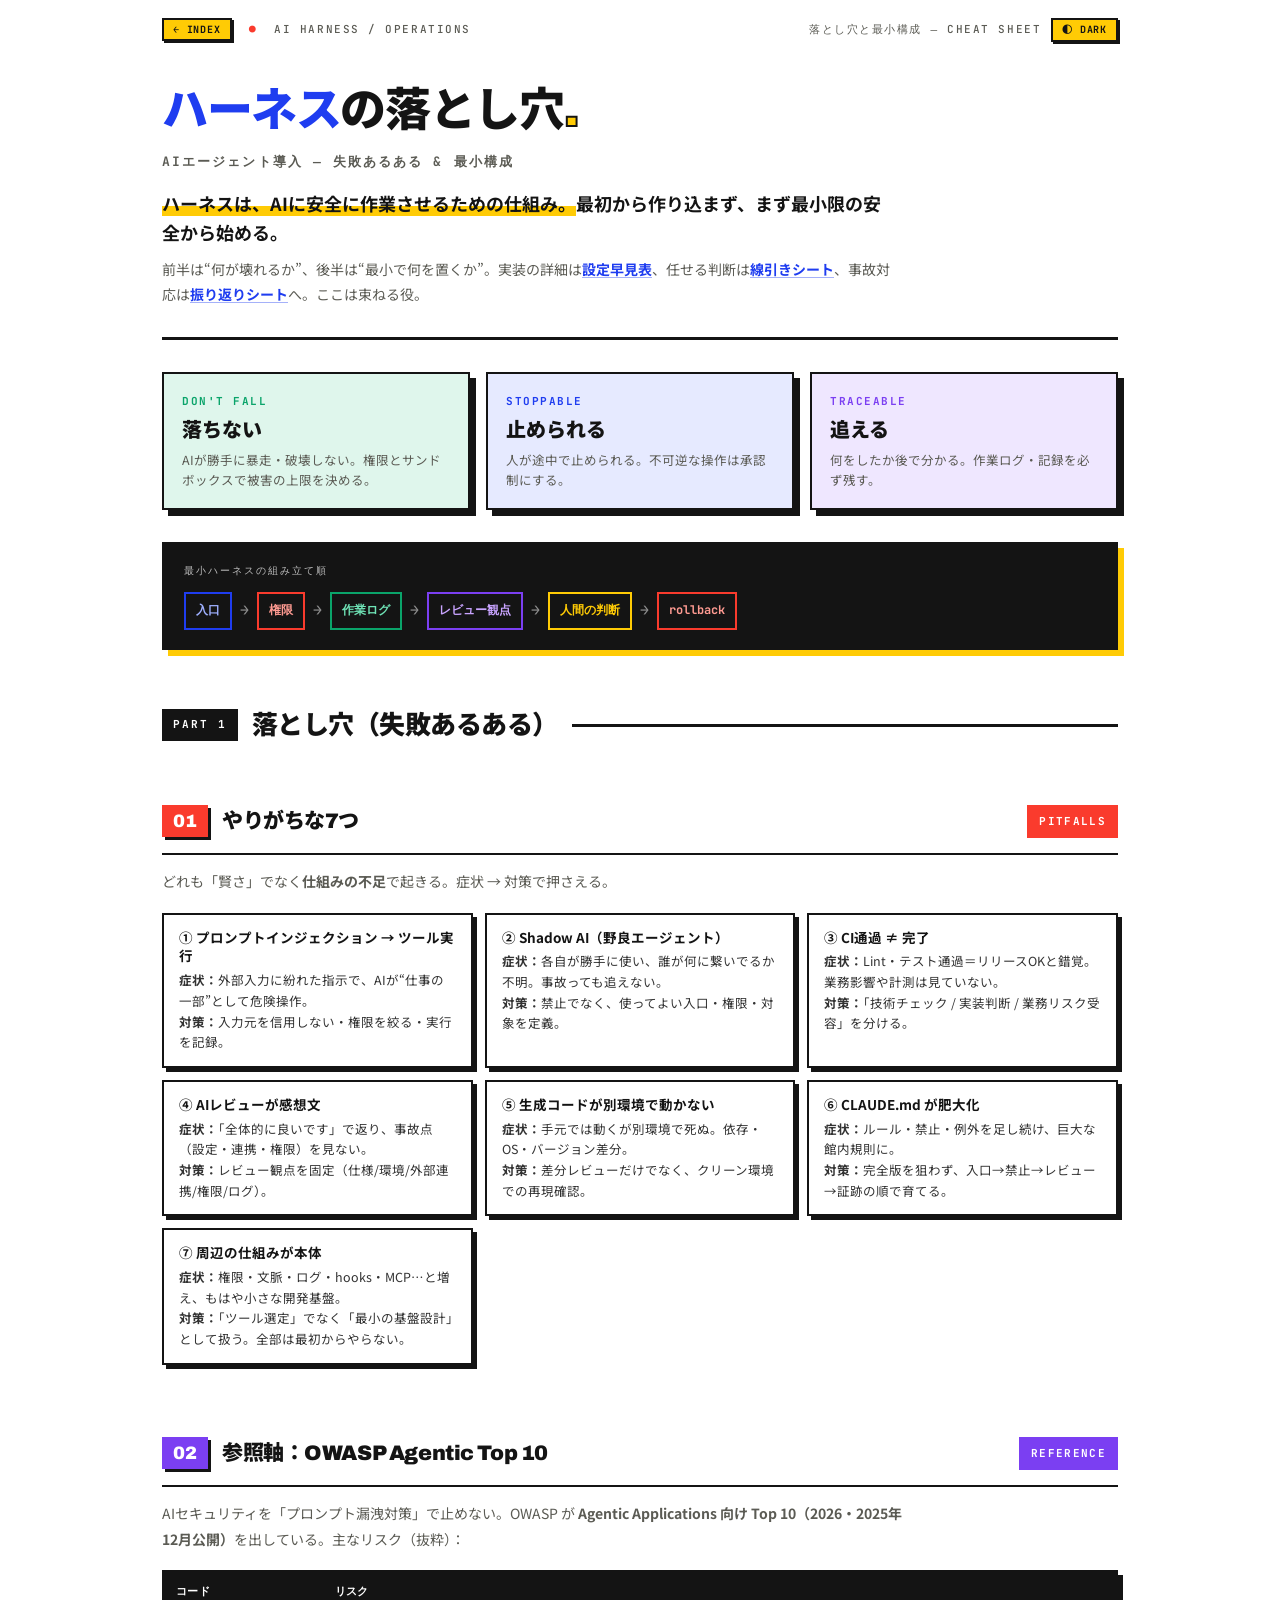
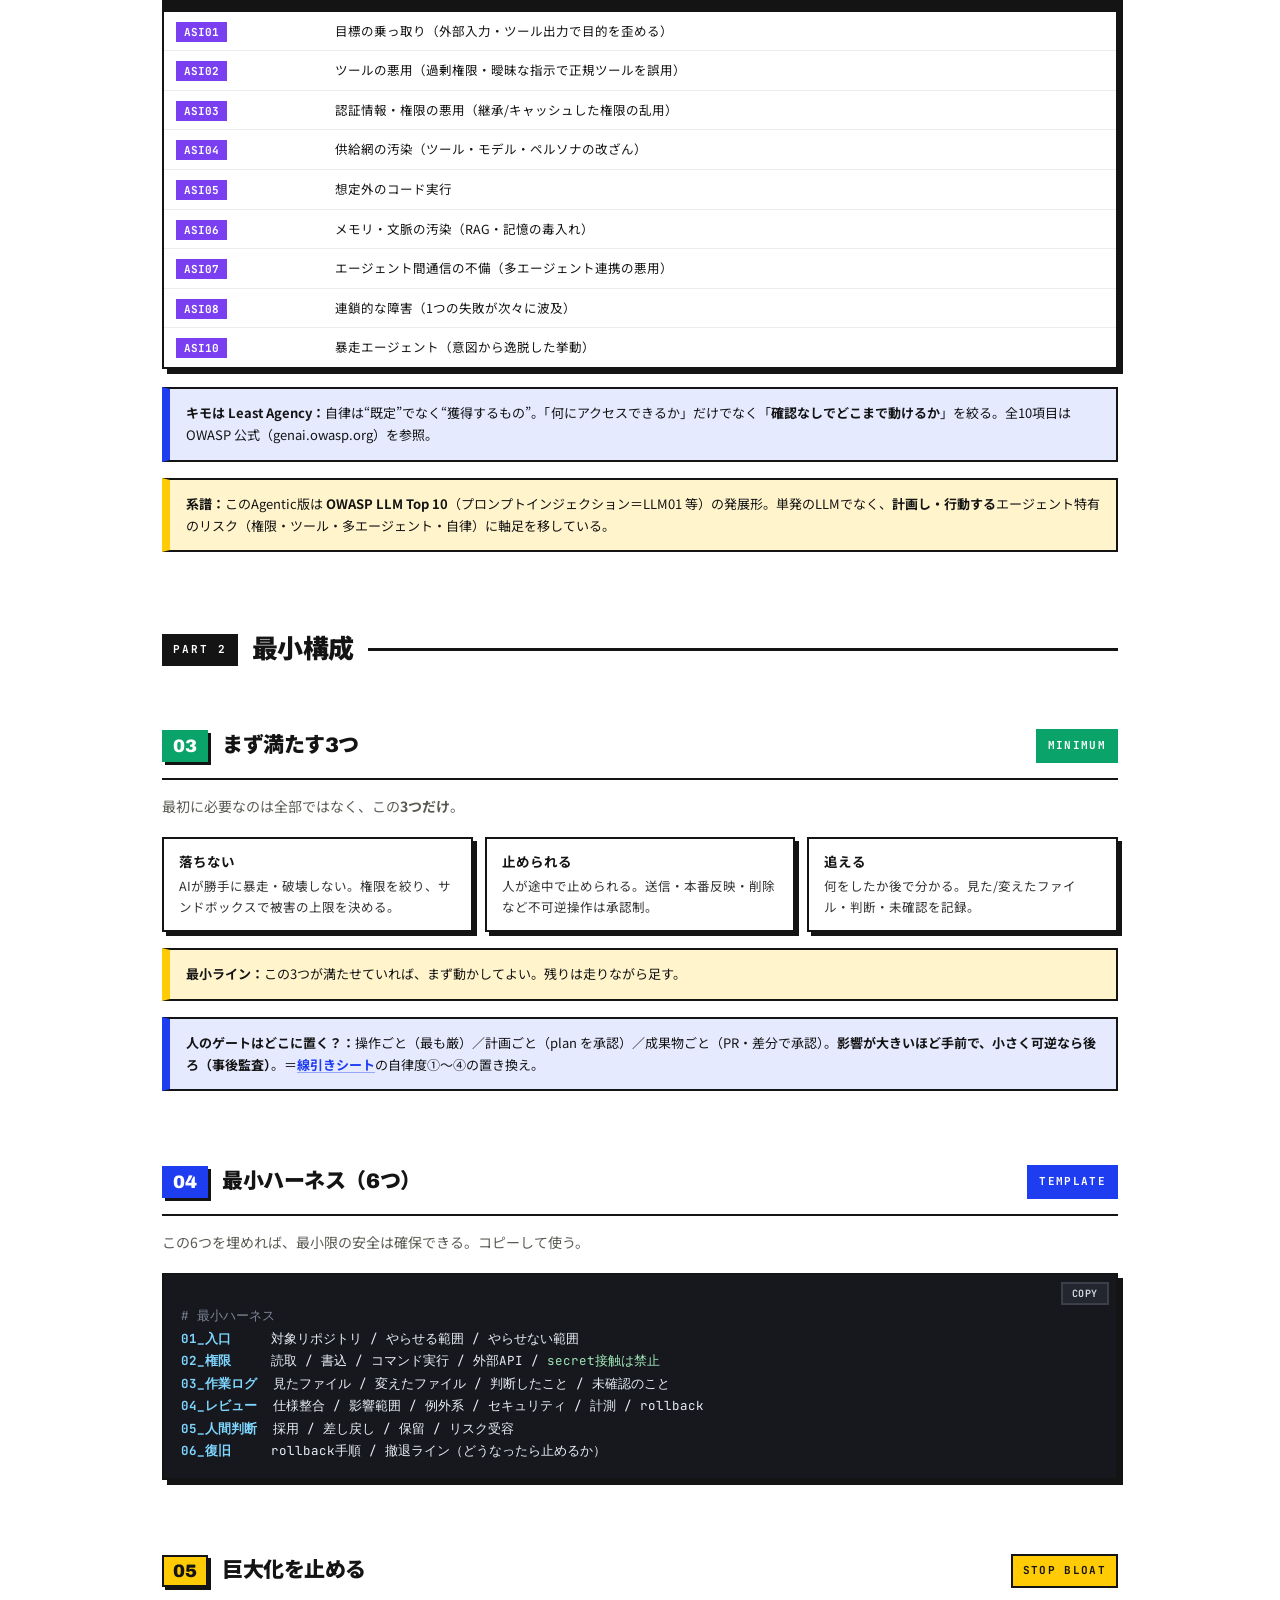
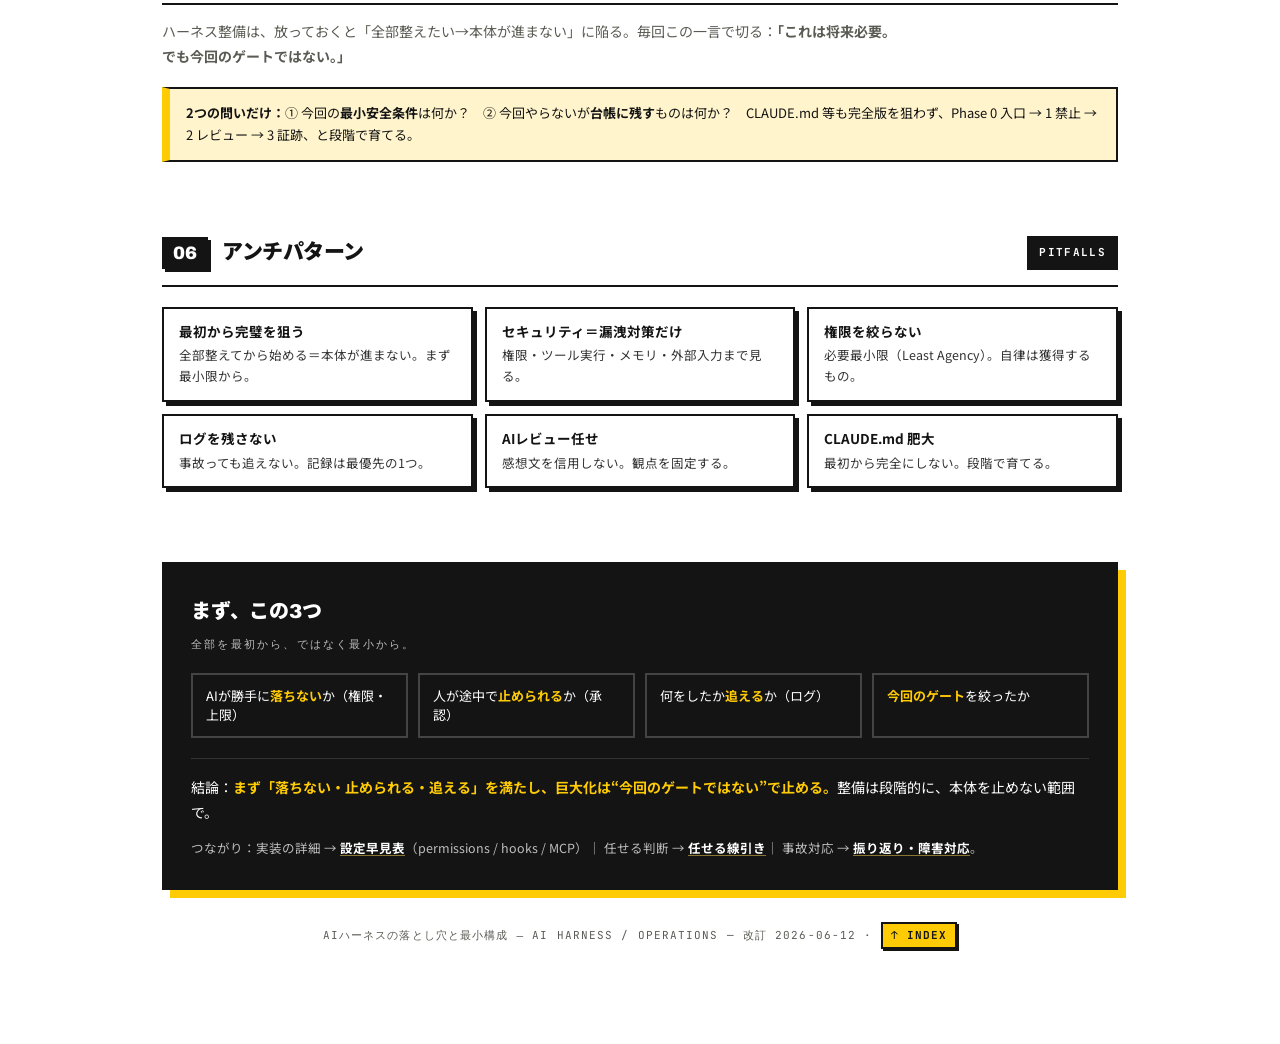
<file: docs/ai/ai_harness_pitfalls_cheatsheet.html>
<!DOCTYPE html>
<html lang="ja">
<head>
<meta charset="UTF-8">
<meta name="viewport" content="width=device-width, initial-scale=1.0">
<title>AIハーネスの落とし穴と最小構成</title>
<link rel="preconnect" href="https://fonts.googleapis.com">
<link rel="preconnect" href="https://fonts.gstatic.com" crossorigin>
<link href="https://fonts.googleapis.com/css2?family=Archivo:wght@500;700;900&family=JetBrains+Mono:wght@400;500;700&family=Noto+Sans+JP:wght@400;500;700;900&display=swap" rel="stylesheet">
<link rel="stylesheet" href="../assets/swiss-pop-deck.css">
<style>
  /* ▼ シート固有のみ（標準部品は swiss-pop-deck.css に集約済み） */
  /* mode 配色（緑/青/紫） */
  .mode.m1{background:var(--green-bg);}.mode.m2{background:var(--blue-bg);}.mode.m3{background:var(--purple-bg);}
  .mode.m1 .en{color:var(--green);}.mode.m2 .en{color:var(--blue);}.mode.m3 .en{color:var(--purple);}
  /* 自律度バッジ */
  .asi{font-family:var(--mono);font-weight:700;font-size:11px;background:var(--purple);color:#fff;padding:1px 6px;border:2px solid var(--purple);white-space:nowrap;}
  /* code 構文（v=値 e=強調） */
  .code .k{color:#7fd6ff;font-weight:700;}.code .v{color:#ffd84d;}.code .e{color:#9fe6b8;}
  /* gc を等高フレックスに */
  .gc{display:flex;flex-direction:column;}
  .gc .gt{line-height:1.4;}
  .gc .gd{flex:1;}
  .gc .gd b{font-weight:700;}
  /* note 追加バリアント（青） */
  .note.b{border-left-color:var(--blue);background:var(--blue-bg);}
  /* final 内リンク注記 */
  .final .link{margin-top:12px;font-size:12.5px;color:#bdbdbd;line-height:1.7;}
  .final .link b{color:#fff;}
  /* final チェックリスト */
  .checks{display:grid;grid-template-columns:repeat(auto-fit,minmax(210px,1fr));gap:10px;}
  .chk{border:2px solid #444;padding:11px 13px;font-size:13px;line-height:1.5;}
  .chk b{color:var(--yellow);}
  /* 相互参照リンク */
  a.xref{color:var(--blue);font-weight:700;text-decoration:underline;text-decoration-color:rgba(31,61,240,.4);text-underline-offset:2px;}
  a.xref:hover{text-decoration-color:var(--blue);}
  .final a.xref{color:#ffd84d;text-decoration-color:rgba(255,216,77,.5);}
</style>
<link rel="stylesheet" href="../assets/swiss-pop-dark.css">
<script src="../assets/theme.js"></script>
</head>
<body>
<div class="wrap">

  <div class="meta rv">
    <span><a class="back" href="../index.html">← INDEX</a>&nbsp;&nbsp;<span class="dot">●</span>&nbsp; AI HARNESS / OPERATIONS</span>
    <span>落とし穴と最小構成 ― CHEAT SHEET</span>
  </div>

  <header class="hero rv">
    <h1><span class="hl">ハーネス</span>の落とし穴<span class="dot">.</span></h1>
    <p class="sub">AIエージェント導入 ― 失敗あるある &amp; 最小構成</p>
    <p class="thesis"><b>ハーネスは、AIに安全に作業させるための仕組み。</b>最初から作り込まず、まず最小限の安全から始める。</p>
    <p class="lead">前半は“何が壊れるか”、後半は“最小で何を置くか”。実装の詳細は<a class="xref" href="../claude-code/claudecode_settings_cheatsheet.html"><b>設定早見表</b></a>、任せる判断は<a class="xref" href="ai_delegation_cheatsheet.html"><b>線引きシート</b></a>、事故対応は<a class="xref" href="../framework/retrospective_cheatsheet.html"><b>振り返りシート</b></a>へ。ここは束ねる役。</p>
  </header>

  <!-- CORE: the irreducible 3 -->
  <div class="modes rv">
    <div class="mode m1">
      <div class="en">DON'T FALL</div>
      <div class="jp">落ちない</div>
      <div class="desc">AIが勝手に暴走・破壊しない。権限とサンドボックスで被害の上限を決める。</div>
    </div>
    <div class="mode m2">
      <div class="en">STOPPABLE</div>
      <div class="jp">止められる</div>
      <div class="desc">人が途中で止められる。不可逆な操作は承認制にする。</div>
    </div>
    <div class="mode m3">
      <div class="en">TRACEABLE</div>
      <div class="jp">追える</div>
      <div class="desc">何をしたか後で分かる。作業ログ・記録を必ず残す。</div>
    </div>
  </div>

  <!-- FLOW -->
  <div class="flow rv">
    <div class="flabel">最小ハーネスの組み立て順</div>
    <div class="seq">
      <span class="tok b">入口</span><span class="arr">→</span>
      <span class="tok r">権限</span><span class="arr">→</span>
      <span class="tok g">作業ログ</span><span class="arr">→</span>
      <span class="tok p">レビュー観点</span><span class="arr">→</span>
      <span class="tok y">人間の判断</span><span class="arr">→</span>
      <span class="tok r">rollback</span>
    </div>
  </div>

  <!-- ===== PART 1 ===== -->
  <div class="gband rv"><span class="gn">PART 1</span><h3>落とし穴（失敗あるある）</h3><span class="line"></span></div>

  <!-- 01 失敗あるある -->
  <section class="acc-red rv">
    <div class="shead"><span class="num">01</span><h2>やりがちな7つ</h2><span class="tag">PITFALLS</span></div>
    <p class="lede">どれも「賢さ」でなく<b>仕組みの不足</b>で起きる。症状 → 対策で押さえる。</p>
    <div class="grid">
      <div class="gc">
        <div class="gt">① プロンプトインジェクション → ツール実行</div>
        <div class="gd"><b>症状：</b>外部入力に紛れた指示で、AIが“仕事の一部”として危険操作。<br><b>対策：</b>入力元を信用しない・権限を絞る・実行を記録。</div>
      </div>
      <div class="gc">
        <div class="gt">② Shadow AI（野良エージェント）</div>
        <div class="gd"><b>症状：</b>各自が勝手に使い、誰が何に繋いでるか不明。事故っても追えない。<br><b>対策：</b>禁止でなく、使ってよい入口・権限・対象を定義。</div>
      </div>
      <div class="gc">
        <div class="gt">③ CI通過 ≠ 完了</div>
        <div class="gd"><b>症状：</b>Lint・テスト通過＝リリースOKと錯覚。業務影響や計測は見ていない。<br><b>対策：</b>「技術チェック / 実装判断 / 業務リスク受容」を分ける。</div>
      </div>
      <div class="gc">
        <div class="gt">④ AIレビューが感想文</div>
        <div class="gd"><b>症状：</b>「全体的に良いです」で返り、事故点（設定・連携・権限）を見ない。<br><b>対策：</b>レビュー観点を固定（仕様/環境/外部連携/権限/ログ）。</div>
      </div>
      <div class="gc">
        <div class="gt">⑤ 生成コードが別環境で動かない</div>
        <div class="gd"><b>症状：</b>手元では動くが別環境で死ぬ。依存・OS・バージョン差分。<br><b>対策：</b>差分レビューだけでなく、クリーン環境での再現確認。</div>
      </div>
      <div class="gc">
        <div class="gt">⑥ CLAUDE.md が肥大化</div>
        <div class="gd"><b>症状：</b>ルール・禁止・例外を足し続け、巨大な館内規則に。<br><b>対策：</b>完全版を狙わず、入口→禁止→レビュー→証跡の順で育てる。</div>
      </div>
      <div class="gc">
        <div class="gt">⑦ 周辺の仕組みが本体</div>
        <div class="gd"><b>症状：</b>権限・文脈・ログ・hooks・MCP…と増え、もはや小さな開発基盤。<br><b>対策：</b>「ツール選定」でなく「最小の基盤設計」として扱う。全部は最初からやらない。</div>
      </div>
    </div>
  </section>

  <!-- 02 OWASP -->
  <section class="acc-purple rv">
    <div class="shead"><span class="num">02</span><h2>参照軸：OWASP Agentic Top 10</h2><span class="tag">REFERENCE</span></div>
    <p class="lede">AIセキュリティを「プロンプト漏洩対策」で止めない。OWASP が <b>Agentic Applications 向け Top 10（2026・2025年12月公開）</b>を出している。主なリスク（抜粋）：</p>
    <div class="tbl">
      <table>
        <thead><tr><th>コード</th><th>リスク</th></tr></thead>
        <tbody>
          <tr><td><span class="asi">ASI01</span></td><td>目標の乗っ取り（外部入力・ツール出力で目的を歪める）</td></tr>
          <tr><td><span class="asi">ASI02</span></td><td>ツールの悪用（過剰権限・曖昧な指示で正規ツールを誤用）</td></tr>
          <tr><td><span class="asi">ASI03</span></td><td>認証情報・権限の悪用（継承/キャッシュした権限の乱用）</td></tr>
          <tr><td><span class="asi">ASI04</span></td><td>供給網の汚染（ツール・モデル・ペルソナの改ざん）</td></tr>
          <tr><td><span class="asi">ASI05</span></td><td>想定外のコード実行</td></tr>
          <tr><td><span class="asi">ASI06</span></td><td>メモリ・文脈の汚染（RAG・記憶の毒入れ）</td></tr>
          <tr><td><span class="asi">ASI07</span></td><td>エージェント間通信の不備（多エージェント連携の悪用）</td></tr>
          <tr><td><span class="asi">ASI08</span></td><td>連鎖的な障害（1つの失敗が次々に波及）</td></tr>
          <tr><td><span class="asi">ASI10</span></td><td>暴走エージェント（意図から逸脱した挙動）</td></tr>
        </tbody>
      </table>
    </div>
    <div class="note b"><b>キモは Least Agency：</b>自律は“既定”でなく“獲得するもの”。「何にアクセスできるか」だけでなく「<b>確認なしでどこまで動けるか</b>」を絞る。全10項目は OWASP 公式（genai.owasp.org）を参照。</div>
    <div class="note"><b>系譜：</b>このAgentic版は <b>OWASP LLM Top 10</b>（プロンプトインジェクション＝LLM01 等）の発展形。単発のLLMでなく、<b>計画し・行動する</b>エージェント特有のリスク（権限・ツール・多エージェント・自律）に軸足を移している。</div>
  </section>

  <!-- ===== PART 2 ===== -->
  <div class="gband rv"><span class="gn">PART 2</span><h3>最小構成</h3><span class="line"></span></div>

  <!-- 03 まず満たす3つ -->
  <section class="acc-green rv">
    <div class="shead"><span class="num">03</span><h2>まず満たす3つ</h2><span class="tag">MINIMUM</span></div>
    <p class="lede">最初に必要なのは全部ではなく、この<b>3つだけ</b>。</p>
    <div class="grid">
      <div class="gc"><div class="gt">落ちない</div><div class="gd">AIが勝手に暴走・破壊しない。権限を絞り、サンドボックスで被害の上限を決める。</div></div>
      <div class="gc"><div class="gt">止められる</div><div class="gd">人が途中で止められる。送信・本番反映・削除など不可逆操作は承認制。</div></div>
      <div class="gc"><div class="gt">追える</div><div class="gd">何をしたか後で分かる。見た/変えたファイル・判断・未確認を記録。</div></div>
    </div>
    <div class="note"><b>最小ライン：</b>この3つが満たせていれば、まず動かしてよい。残りは走りながら足す。</div>
    <div class="note b"><b>人のゲートはどこに置く？：</b>操作ごと（最も厳）／計画ごと（plan を承認）／成果物ごと（PR・差分で承認）。<b>影響が大きいほど手前で、小さく可逆なら後ろ（事後監査）</b>。＝<a class="xref" href="ai_delegation_cheatsheet.html">線引きシート</a>の自律度①〜④の置き換え。</div>
  </section>

  <!-- 04 最小ハーネス -->
  <section class="acc-blue rv">
    <div class="shead"><span class="num">04</span><h2>最小ハーネス（6つ）</h2><span class="tag">TEMPLATE</span></div>
    <p class="lede">この6つを埋めれば、最小限の安全は確保できる。コピーして使う。</p>
    <div class="code"><span class="c"># 最小ハーネス</span>
<span class="k">01_入口</span>     対象リポジトリ / やらせる範囲 / やらせない範囲
<span class="k">02_権限</span>     読取 / 書込 / コマンド実行 / 外部API / <span class="e">secret接触は禁止</span>
<span class="k">03_作業ログ</span>  見たファイル / 変えたファイル / 判断したこと / 未確認のこと
<span class="k">04_レビュー</span>  仕様整合 / 影響範囲 / 例外系 / セキュリティ / 計測 / rollback
<span class="k">05_人間判断</span>  採用 / 差し戻し / 保留 / リスク受容
<span class="k">06_復旧</span>     rollback手順 / 撤退ライン（どうなったら止めるか）</div>
  </section>

  <!-- 05 巨大化を止める -->
  <section class="acc-yellow rv">
    <div class="shead"><span class="num">05</span><h2>巨大化を止める</h2><span class="tag">STOP BLOAT</span></div>
    <p class="lede">ハーネス整備は、放っておくと「全部整えたい→本体が進まない」に陥る。毎回この一言で切る：<b>「これは将来必要。でも今回のゲートではない。」</b></p>
    <div class="note"><b>2つの問いだけ：</b>① 今回の<b>最小安全条件</b>は何か？　② 今回やらないが<b>台帳に残す</b>ものは何か？　CLAUDE.md 等も完全版を狙わず、Phase 0 入口 → 1 禁止 → 2 レビュー → 3 証跡、と段階で育てる。</div>
  </section>

  <!-- 06 アンチパターン -->
  <section class="acc-ink rv">
    <div class="shead"><span class="num">06</span><h2>アンチパターン</h2><span class="tag">PITFALLS</span></div>
    <div class="grid">
      <div class="gc"><div class="gt">最初から完璧を狙う</div><div class="gd">全部整えてから始める＝本体が進まない。まず最小限から。</div></div>
      <div class="gc"><div class="gt">セキュリティ＝漏洩対策だけ</div><div class="gd">権限・ツール実行・メモリ・外部入力まで見る。</div></div>
      <div class="gc"><div class="gt">権限を絞らない</div><div class="gd">必要最小限（Least Agency）。自律は獲得するもの。</div></div>
      <div class="gc"><div class="gt">ログを残さない</div><div class="gd">事故っても追えない。記録は最優先の1つ。</div></div>
      <div class="gc"><div class="gt">AIレビュー任せ</div><div class="gd">感想文を信用しない。観点を固定する。</div></div>
      <div class="gc"><div class="gt">CLAUDE.md 肥大</div><div class="gd">最初から完全にしない。段階で育てる。</div></div>
    </div>
  </section>

  <!-- FINAL -->
  <div class="final rv">
    <div class="ft">まず、この3つ</div>
    <div class="fs">全部を最初から、ではなく最小から。</div>
    <div class="checks">
      <div class="chk">AIが勝手に<b>落ちない</b>か（権限・上限）</div>
      <div class="chk">人が途中で<b>止められる</b>か（承認）</div>
      <div class="chk">何をしたか<b>追える</b>か（ログ）</div>
      <div class="chk"><b>今回のゲート</b>を絞ったか</div>
    </div>
    <p class="conc">結論：<b>まず「落ちない・止められる・追える」を満たし、巨大化は“今回のゲートではない”で止める。</b>整備は段階的に、本体を止めない範囲で。</p>
    <p class="link">つながり：実装の詳細 → <a class="xref" href="../claude-code/claudecode_settings_cheatsheet.html"><b>設定早見表</b></a>（permissions / hooks / MCP）｜ 任せる判断 → <a class="xref" href="ai_delegation_cheatsheet.html"><b>任せる線引き</b></a>｜ 事故対応 → <a class="xref" href="../framework/retrospective_cheatsheet.html"><b>振り返り・障害対応</b></a>。</p>
  </div>

  <footer>AIハーネスの落とし穴と最小構成 ― AI harness / operations — 改訂 2026-06-12 · <a href="../index.html">↑ index</a></footer>

</div>

<script>
(function(){
  document.querySelectorAll('.code').forEach(function(block){
    var text = block.innerText;
    var btn = document.createElement('button');
    btn.className = 'copybtn'; btn.type = 'button'; btn.textContent = 'copy';
    function done(){ btn.textContent='copied!'; btn.classList.add('done');
      setTimeout(function(){ btn.textContent='copy'; btn.classList.remove('done'); }, 1300); }
    function fallback(){
      var ta=document.createElement('textarea'); ta.value=text;
      ta.style.position='fixed'; ta.style.top='0'; ta.style.opacity='0';
      document.body.appendChild(ta); ta.focus(); ta.select();
      try{ document.execCommand('copy'); done(); }catch(e){ btn.textContent='手動で選択'; }
      document.body.removeChild(ta);
    }
    btn.addEventListener('click', function(){
      try{
        if(navigator.clipboard && navigator.clipboard.writeText){
          navigator.clipboard.writeText(text).then(done, fallback);
        } else { fallback(); }
      }catch(e){ fallback(); }
    });
    block.appendChild(btn);
  });
})();
</script>
</body>
</html>
</file>
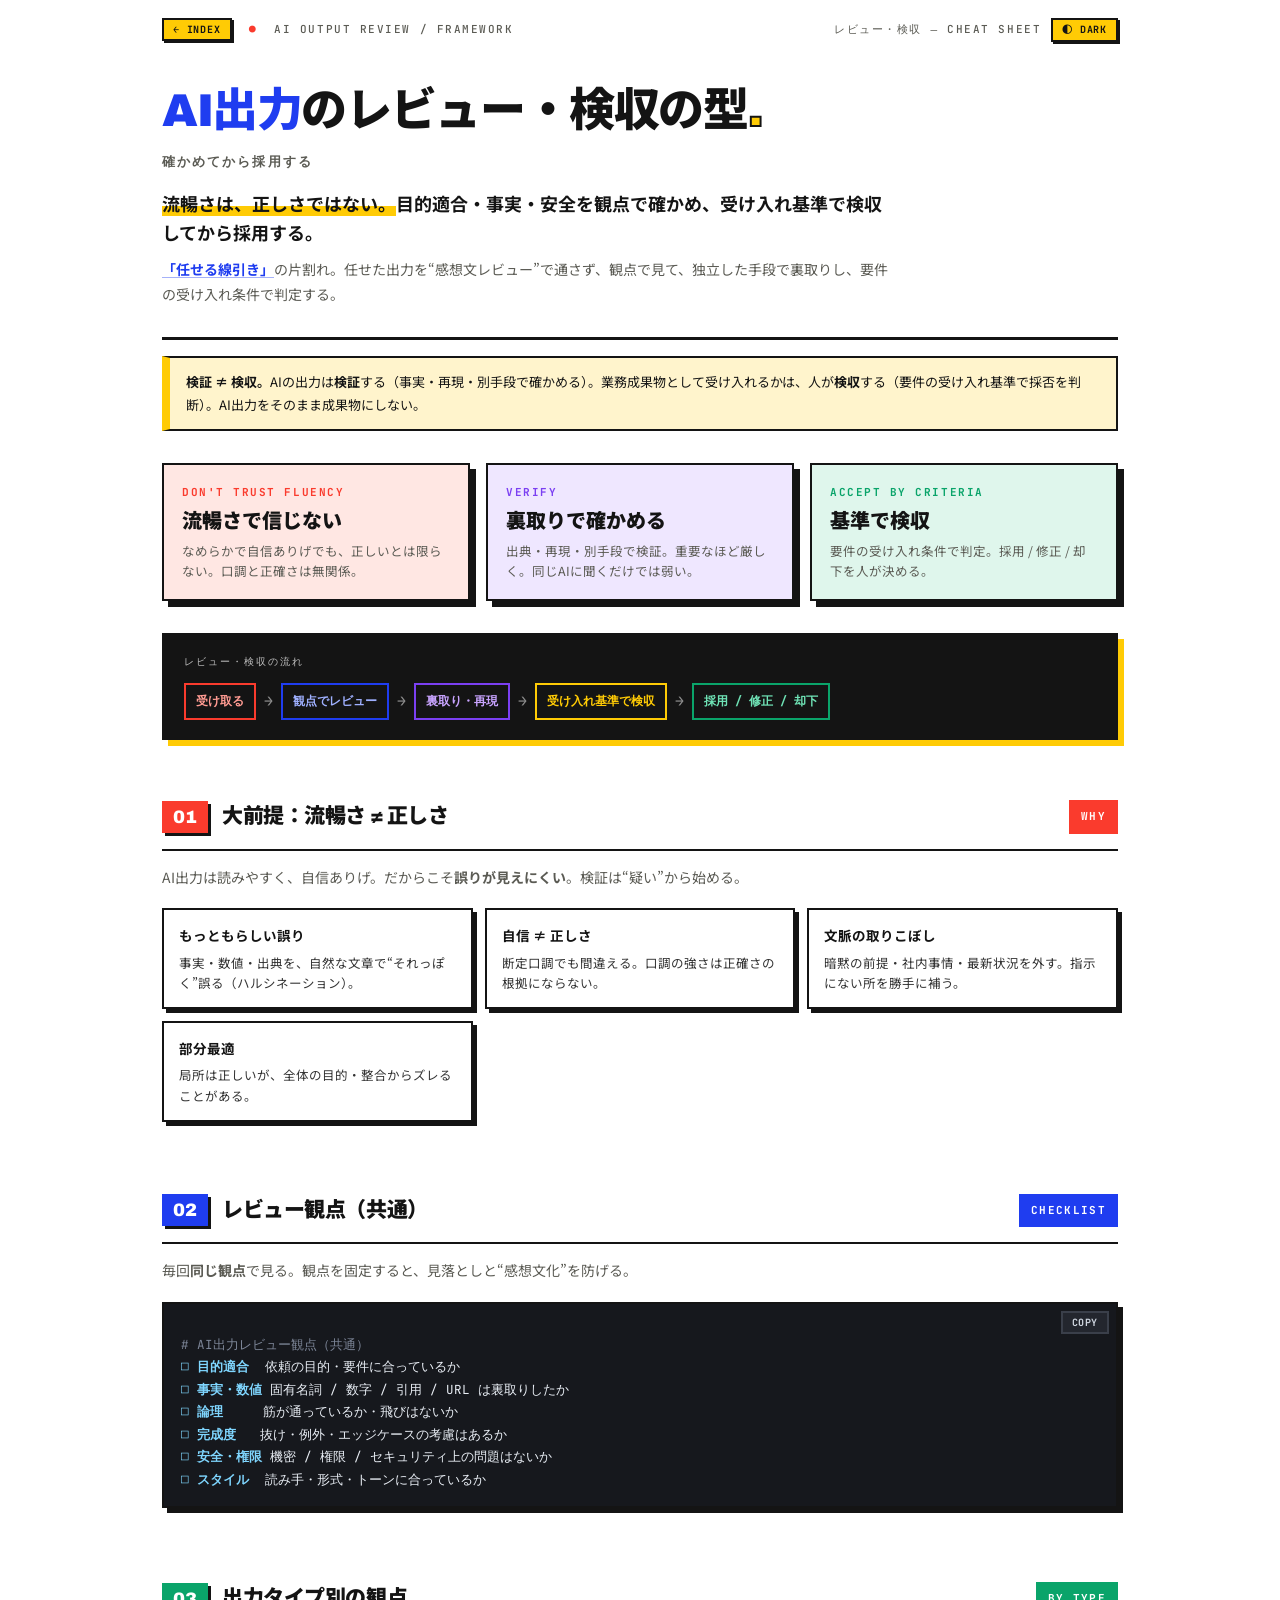
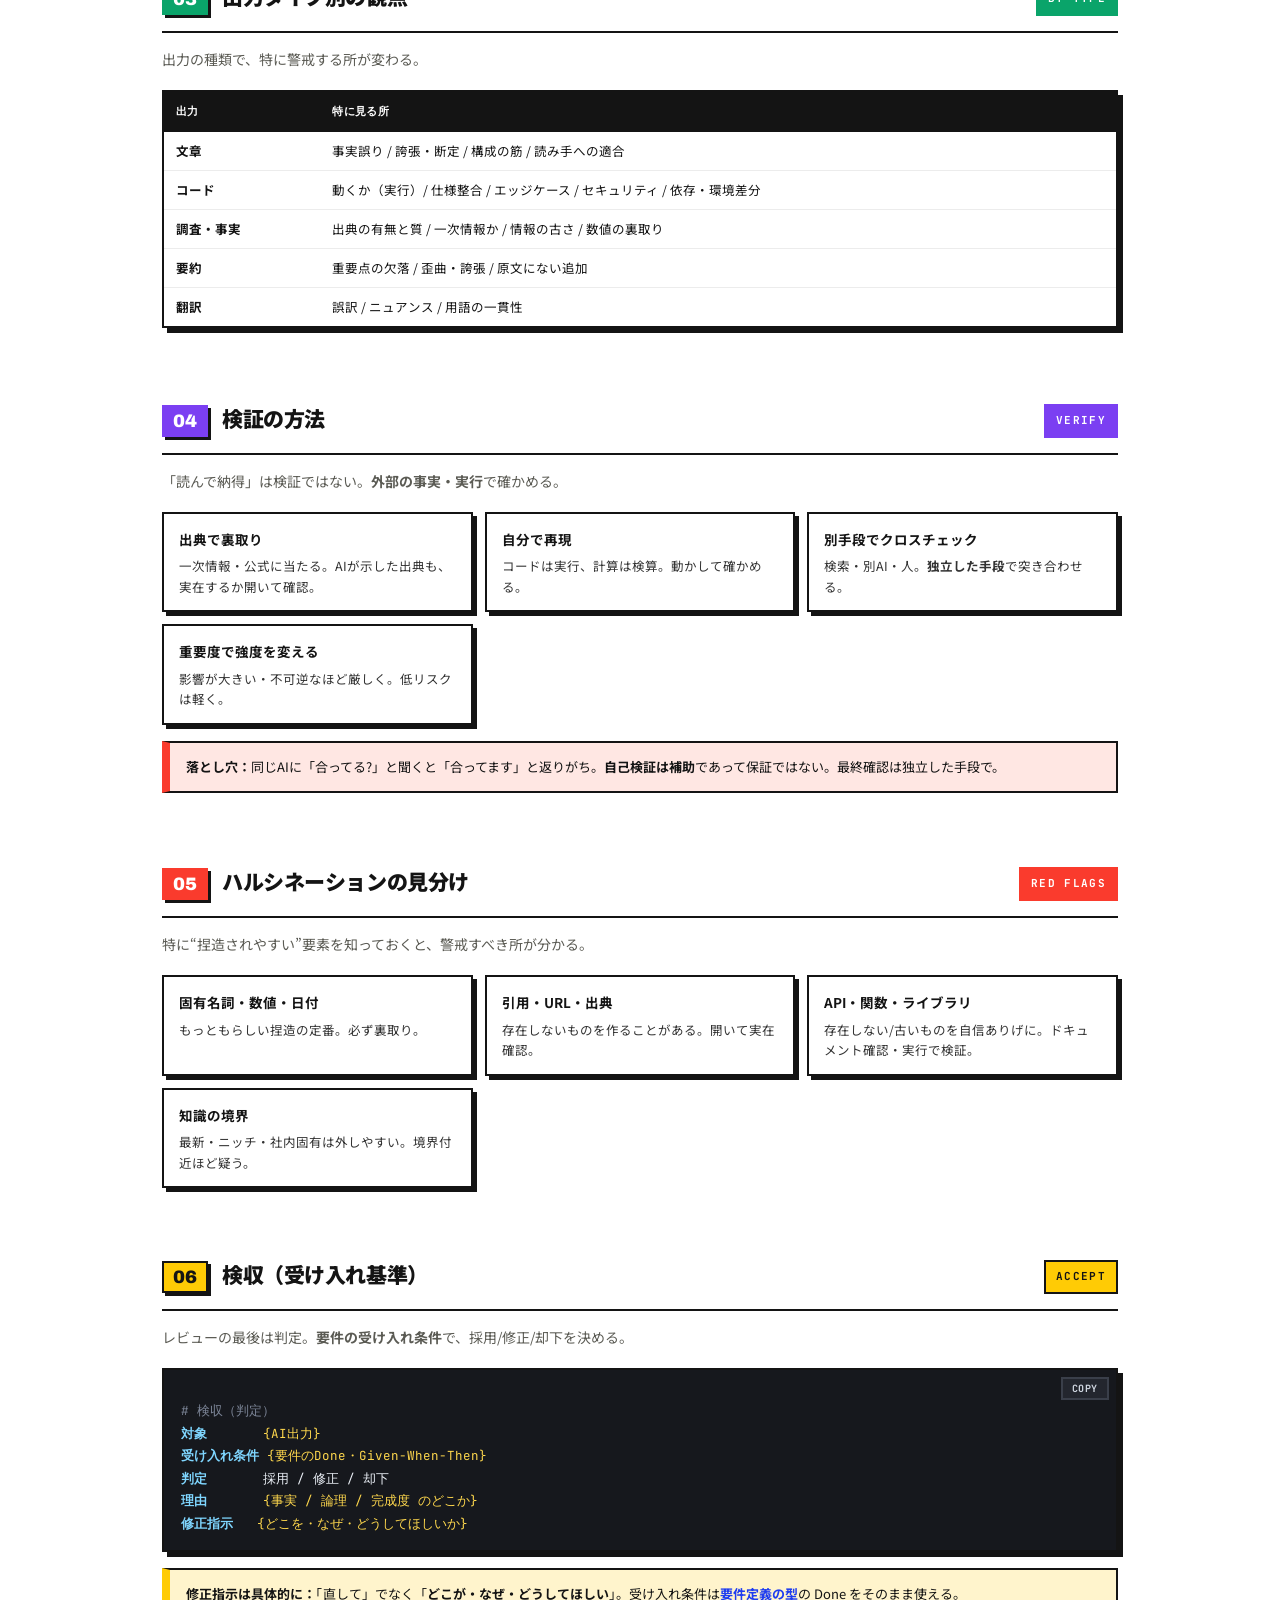
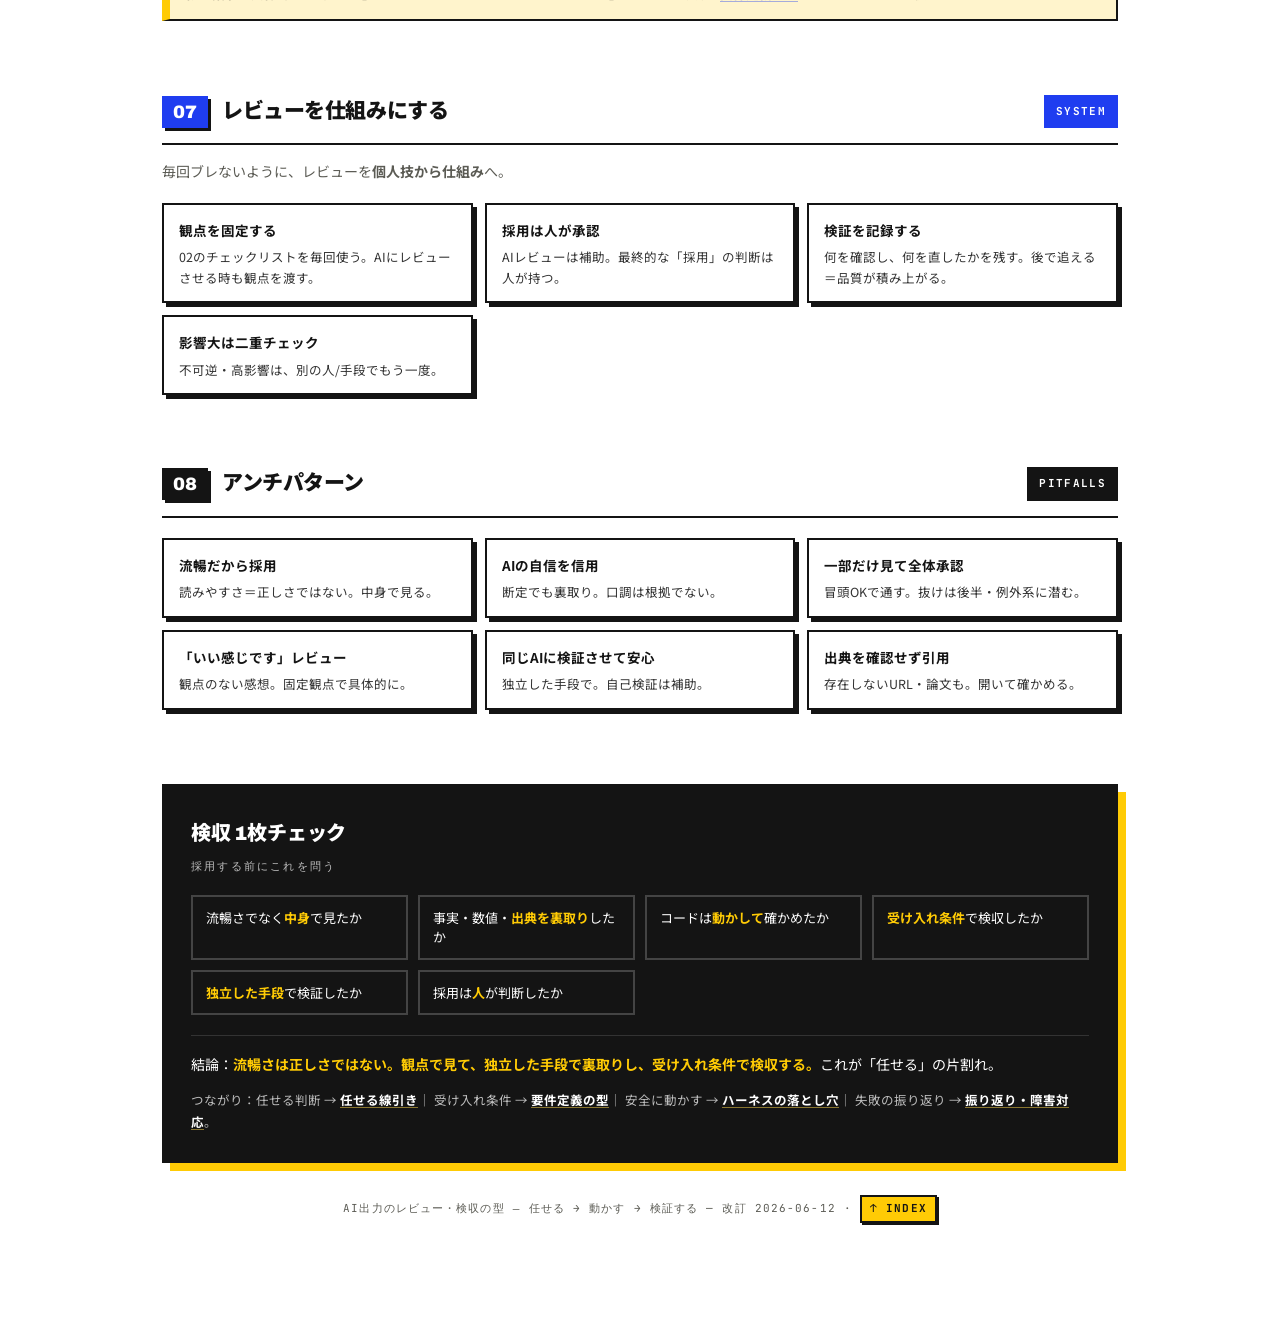
<file: docs/ai/ai_review_cheatsheet.html>
<!DOCTYPE html>
<html lang="ja">
<head>
<meta charset="UTF-8">
<meta name="viewport" content="width=device-width, initial-scale=1.0">
<title>AI出力のレビュー・検収の型</title>
<link rel="preconnect" href="https://fonts.googleapis.com">
<link rel="preconnect" href="https://fonts.gstatic.com" crossorigin>
<link href="https://fonts.googleapis.com/css2?family=Archivo:wght@500;700;900&family=JetBrains+Mono:wght@400;500;700&family=Noto+Sans+JP:wght@400;500;700;900&display=swap" rel="stylesheet">
<link rel="stylesheet" href="../assets/swiss-pop-deck.css">
<style>
  /* ▼ シート固有のみ（標準部品は swiss-pop-deck.css に集約済み） */
  /* mode 配色（赤/紫/緑） */
  .mode.m1{background:var(--red-bg);}.mode.m2{background:var(--purple-bg);}.mode.m3{background:var(--green-bg);}
  .mode.m1 .en{color:var(--red);}.mode.m2 .en{color:var(--purple);}.mode.m3 .en{color:var(--green);}
  /* code 構文（v=値 e=強調） */
  .code .k{color:#7fd6ff;font-weight:700;}.code .v{color:#ffd84d;}.code .e{color:#9fe6b8;}
  /* note 追加バリアント（青） */
  .note.b{border-left-color:var(--blue);background:var(--blue-bg);}
  /* final 内リンク注記 */
  .final .link{margin-top:12px;font-size:12.5px;color:#bdbdbd;line-height:1.7;}
  .final .link b{color:#fff;}
  /* final チェックリスト */
  .checks{display:grid;grid-template-columns:repeat(auto-fit,minmax(210px,1fr));gap:10px;}
  .chk{border:2px solid #444;padding:11px 13px;font-size:13px;line-height:1.5;}
  .chk b{color:var(--yellow);}
  /* 相互参照リンク */
  a.xref{color:var(--blue);font-weight:700;text-decoration:underline;text-decoration-color:rgba(31,61,240,.4);text-underline-offset:2px;}
  a.xref:hover{text-decoration-color:var(--blue);}
  .final a.xref{color:#ffd84d;text-decoration-color:rgba(255,216,77,.5);}
</style>
<link rel="stylesheet" href="../assets/swiss-pop-dark.css">
<script src="../assets/theme.js"></script>
</head>
<body>
<div class="wrap">

  <div class="meta rv">
    <span><a class="back" href="../index.html">← INDEX</a>&nbsp;&nbsp;<span class="dot">●</span>&nbsp; AI OUTPUT REVIEW / FRAMEWORK</span>
    <span>レビュー・検収 ― CHEAT SHEET</span>
  </div>

  <header class="hero rv">
    <h1><span class="hl">AI出力</span>のレビュー・検収の型<span class="dot">.</span></h1>
    <p class="sub">確かめてから採用する</p>
    <p class="thesis"><b>流暢さは、正しさではない。</b>目的適合・事実・安全を観点で確かめ、受け入れ基準で検収してから採用する。</p>
    <p class="lead"><a class="xref" href="ai_delegation_cheatsheet.html">「任せる線引き」</a>の片割れ。任せた出力を“感想文レビュー”で通さず、観点で見て、独立した手段で裏取りし、要件の受け入れ条件で判定する。</p>
  </header>

  <!-- T5: 「検証 ≠ 検収」を一文で明示 -->
  <div class="note rv"><b>検証 ≠ 検収。</b>AIの出力は<b>検証</b>する（事実・再現・別手段で確かめる）。業務成果物として受け入れるかは、人が<b>検収</b>する（要件の受け入れ基準で採否を判断）。AI出力をそのまま成果物にしない。</div>

  <!-- CORE -->
  <div class="modes rv">
    <div class="mode m1">
      <div class="en">DON'T TRUST FLUENCY</div>
      <div class="jp">流暢さで信じない</div>
      <div class="desc">なめらかで自信ありげでも、正しいとは限らない。口調と正確さは無関係。</div>
    </div>
    <div class="mode m2">
      <div class="en">VERIFY</div>
      <div class="jp">裏取りで確かめる</div>
      <div class="desc">出典・再現・別手段で検証。重要なほど厳しく。同じAIに聞くだけでは弱い。</div>
    </div>
    <div class="mode m3">
      <div class="en">ACCEPT BY CRITERIA</div>
      <div class="jp">基準で検収</div>
      <div class="desc">要件の受け入れ条件で判定。採用 / 修正 / 却下を人が決める。</div>
    </div>
  </div>

  <!-- FLOW -->
  <div class="flow rv">
    <div class="flabel">レビュー・検収の流れ</div>
    <div class="seq">
      <span class="tok r">受け取る</span><span class="arr">→</span>
      <span class="tok b">観点でレビュー</span><span class="arr">→</span>
      <span class="tok p">裏取り・再現</span><span class="arr">→</span>
      <span class="tok y">受け入れ基準で検収</span><span class="arr">→</span>
      <span class="tok g">採用 / 修正 / 却下</span>
    </div>
  </div>

  <!-- 01 大前提 -->
  <section class="acc-red rv">
    <div class="shead"><span class="num">01</span><h2>大前提：流暢さ ≠ 正しさ</h2><span class="tag">WHY</span></div>
    <p class="lede">AI出力は読みやすく、自信ありげ。だからこそ<b>誤りが見えにくい</b>。検証は“疑い”から始める。</p>
    <div class="grid">
      <div class="gc"><div class="gt">もっともらしい誤り</div><div class="gd">事実・数値・出典を、自然な文章で“それっぽく”誤る（ハルシネーション）。</div></div>
      <div class="gc"><div class="gt">自信 ≠ 正しさ</div><div class="gd">断定口調でも間違える。口調の強さは正確さの根拠にならない。</div></div>
      <div class="gc"><div class="gt">文脈の取りこぼし</div><div class="gd">暗黙の前提・社内事情・最新状況を外す。指示にない所を勝手に補う。</div></div>
      <div class="gc"><div class="gt">部分最適</div><div class="gd">局所は正しいが、全体の目的・整合からズレることがある。</div></div>
    </div>
  </section>

  <!-- 02 共通観点 -->
  <section class="acc-blue rv">
    <div class="shead"><span class="num">02</span><h2>レビュー観点（共通）</h2><span class="tag">CHECKLIST</span></div>
    <p class="lede">毎回<b>同じ観点</b>で見る。観点を固定すると、見落としと“感想文化”を防げる。</p>
    <div class="code"><span class="c"># AI出力レビュー観点（共通）</span>
<span class="k">□ 目的適合</span>  依頼の目的・要件に合っているか
<span class="k">□ 事実・数値</span> 固有名詞 / 数字 / 引用 / URL は裏取りしたか
<span class="k">□ 論理</span>     筋が通っているか・飛びはないか
<span class="k">□ 完成度</span>   抜け・例外・エッジケースの考慮はあるか
<span class="k">□ 安全・権限</span> 機密 / 権限 / セキュリティ上の問題はないか
<span class="k">□ スタイル</span>  読み手・形式・トーンに合っているか</div>
  </section>

  <!-- 03 タイプ別 -->
  <section class="acc-green rv">
    <div class="shead"><span class="num">03</span><h2>出力タイプ別の観点</h2><span class="tag">BY TYPE</span></div>
    <p class="lede">出力の種類で、特に警戒する所が変わる。</p>
    <div class="tbl">
      <table>
        <thead><tr><th>出力</th><th>特に見る所</th></tr></thead>
        <tbody>
          <tr><td><b>文章</b></td><td>事実誤り / 誇張・断定 / 構成の筋 / 読み手への適合</td></tr>
          <tr><td><b>コード</b></td><td>動くか（実行）/ 仕様整合 / エッジケース / セキュリティ / 依存・環境差分</td></tr>
          <tr><td><b>調査・事実</b></td><td>出典の有無と質 / 一次情報か / 情報の古さ / 数値の裏取り</td></tr>
          <tr><td><b>要約</b></td><td>重要点の欠落 / 歪曲・誇張 / 原文にない追加</td></tr>
          <tr><td><b>翻訳</b></td><td>誤訳 / ニュアンス / 用語の一貫性</td></tr>
        </tbody>
      </table>
    </div>
  </section>

  <!-- 04 検証方法 -->
  <section class="acc-purple rv">
    <div class="shead"><span class="num">04</span><h2>検証の方法</h2><span class="tag">VERIFY</span></div>
    <p class="lede">「読んで納得」は検証ではない。<b>外部の事実・実行</b>で確かめる。</p>
    <div class="grid">
      <div class="gc"><div class="gt">出典で裏取り</div><div class="gd">一次情報・公式に当たる。AIが示した出典も、実在するか開いて確認。</div></div>
      <div class="gc"><div class="gt">自分で再現</div><div class="gd">コードは実行、計算は検算。動かして確かめる。</div></div>
      <div class="gc"><div class="gt">別手段でクロスチェック</div><div class="gd">検索・別AI・人。<b>独立した手段</b>で突き合わせる。</div></div>
      <div class="gc"><div class="gt">重要度で強度を変える</div><div class="gd">影響が大きい・不可逆なほど厳しく。低リスクは軽く。</div></div>
    </div>
    <div class="note r"><b>落とし穴：</b>同じAIに「合ってる?」と聞くと「合ってます」と返りがち。<b>自己検証は補助</b>であって保証ではない。最終確認は独立した手段で。</div>
  </section>

  <!-- 05 ハルシネーション -->
  <section class="acc-red rv">
    <div class="shead"><span class="num">05</span><h2>ハルシネーションの見分け</h2><span class="tag">RED FLAGS</span></div>
    <p class="lede">特に“捏造されやすい”要素を知っておくと、警戒すべき所が分かる。</p>
    <div class="grid">
      <div class="gc"><div class="gt">固有名詞・数値・日付</div><div class="gd">もっともらしい捏造の定番。必ず裏取り。</div></div>
      <div class="gc"><div class="gt">引用・URL・出典</div><div class="gd">存在しないものを作ることがある。開いて実在確認。</div></div>
      <div class="gc"><div class="gt">API・関数・ライブラリ</div><div class="gd">存在しない/古いものを自信ありげに。ドキュメント確認・実行で検証。</div></div>
      <div class="gc"><div class="gt">知識の境界</div><div class="gd">最新・ニッチ・社内固有は外しやすい。境界付近ほど疑う。</div></div>
    </div>
  </section>

  <!-- 06 検収 -->
  <section class="acc-yellow rv">
    <div class="shead"><span class="num">06</span><h2>検収（受け入れ基準）</h2><span class="tag">ACCEPT</span></div>
    <p class="lede">レビューの最後は判定。<b>要件の受け入れ条件</b>で、採用/修正/却下を決める。</p>
    <div class="code"><span class="c"># 検収（判定）</span>
<span class="k">対象</span>       <span class="v">{AI出力}</span>
<span class="k">受け入れ条件</span> <span class="v">{要件のDone・Given-When-Then}</span>
<span class="k">判定</span>       採用 / 修正 / 却下
<span class="k">理由</span>       <span class="v">{事実 / 論理 / 完成度 のどこか}</span>
<span class="k">修正指示</span>   <span class="v">{どこを・なぜ・どうしてほしいか}</span></div>
    <div class="note"><b>修正指示は具体的に：</b>「直して」でなく「<b>どこが・なぜ・どうしてほしい</b>」。受け入れ条件は<a class="xref" href="../framework/requirements_cheatsheet.html"><b>要件定義の型</b></a>の Done をそのまま使える。</div>
  </section>

  <!-- 07 仕組み化 -->
  <section class="acc-blue rv">
    <div class="shead"><span class="num">07</span><h2>レビューを仕組みにする</h2><span class="tag">SYSTEM</span></div>
    <p class="lede">毎回ブレないように、レビューを<b>個人技から仕組み</b>へ。</p>
    <div class="grid">
      <div class="gc"><div class="gt">観点を固定する</div><div class="gd">02のチェックリストを毎回使う。AIにレビューさせる時も観点を渡す。</div></div>
      <div class="gc"><div class="gt">採用は人が承認</div><div class="gd">AIレビューは補助。最終的な「採用」の判断は人が持つ。</div></div>
      <div class="gc"><div class="gt">検証を記録する</div><div class="gd">何を確認し、何を直したかを残す。後で追える＝品質が積み上がる。</div></div>
      <div class="gc"><div class="gt">影響大は二重チェック</div><div class="gd">不可逆・高影響は、別の人/手段でもう一度。</div></div>
    </div>
  </section>

  <!-- 08 アンチパターン -->
  <section class="acc-ink rv">
    <div class="shead"><span class="num">08</span><h2>アンチパターン</h2><span class="tag">PITFALLS</span></div>
    <div class="grid">
      <div class="gc"><div class="gt">流暢だから採用</div><div class="gd">読みやすさ＝正しさではない。中身で見る。</div></div>
      <div class="gc"><div class="gt">AIの自信を信用</div><div class="gd">断定でも裏取り。口調は根拠でない。</div></div>
      <div class="gc"><div class="gt">一部だけ見て全体承認</div><div class="gd">冒頭OKで通す。抜けは後半・例外系に潜む。</div></div>
      <div class="gc"><div class="gt">「いい感じです」レビュー</div><div class="gd">観点のない感想。固定観点で具体的に。</div></div>
      <div class="gc"><div class="gt">同じAIに検証させて安心</div><div class="gd">独立した手段で。自己検証は補助。</div></div>
      <div class="gc"><div class="gt">出典を確認せず引用</div><div class="gd">存在しないURL・論文も。開いて確かめる。</div></div>
    </div>
  </section>

  <!-- FINAL -->
  <div class="final rv">
    <div class="ft">検収 1枚チェック</div>
    <div class="fs">採用する前にこれを問う</div>
    <div class="checks">
      <div class="chk">流暢さでなく<b>中身</b>で見たか</div>
      <div class="chk">事実・数値・<b>出典を裏取り</b>したか</div>
      <div class="chk">コードは<b>動かして</b>確かめたか</div>
      <div class="chk"><b>受け入れ条件</b>で検収したか</div>
      <div class="chk"><b>独立した手段</b>で検証したか</div>
      <div class="chk">採用は<b>人</b>が判断したか</div>
    </div>
    <p class="conc">結論：<b>流暢さは正しさではない。観点で見て、独立した手段で裏取りし、受け入れ条件で検収する。</b>これが「任せる」の片割れ。</p>
    <p class="link">つながり：任せる判断 → <a class="xref" href="ai_delegation_cheatsheet.html"><b>任せる線引き</b></a>｜ 受け入れ条件 → <a class="xref" href="../framework/requirements_cheatsheet.html"><b>要件定義の型</b></a>｜ 安全に動かす → <a class="xref" href="ai_harness_pitfalls_cheatsheet.html"><b>ハーネスの落とし穴</b></a>｜ 失敗の振り返り → <a class="xref" href="../framework/retrospective_cheatsheet.html"><b>振り返り・障害対応</b></a>。</p>
  </div>

  <footer>AI出力のレビュー・検収の型 ― 任せる → 動かす → 検証する — 改訂 2026-06-12 · <a href="../index.html">↑ index</a></footer>

</div>

<script>
(function(){
  document.querySelectorAll('.code').forEach(function(block){
    var text = block.innerText;
    var btn = document.createElement('button');
    btn.className = 'copybtn'; btn.type = 'button'; btn.textContent = 'copy';
    function done(){ btn.textContent='copied!'; btn.classList.add('done');
      setTimeout(function(){ btn.textContent='copy'; btn.classList.remove('done'); }, 1300); }
    function fallback(){
      var ta=document.createElement('textarea'); ta.value=text;
      ta.style.position='fixed'; ta.style.top='0'; ta.style.opacity='0';
      document.body.appendChild(ta); ta.focus(); ta.select();
      try{ document.execCommand('copy'); done(); }catch(e){ btn.textContent='手動で選択'; }
      document.body.removeChild(ta);
    }
    btn.addEventListener('click', function(){
      try{
        if(navigator.clipboard && navigator.clipboard.writeText){
          navigator.clipboard.writeText(text).then(done, fallback);
        } else { fallback(); }
      }catch(e){ fallback(); }
    });
    block.appendChild(btn);
  });
})();
</script>
</body>
</html>
</file>
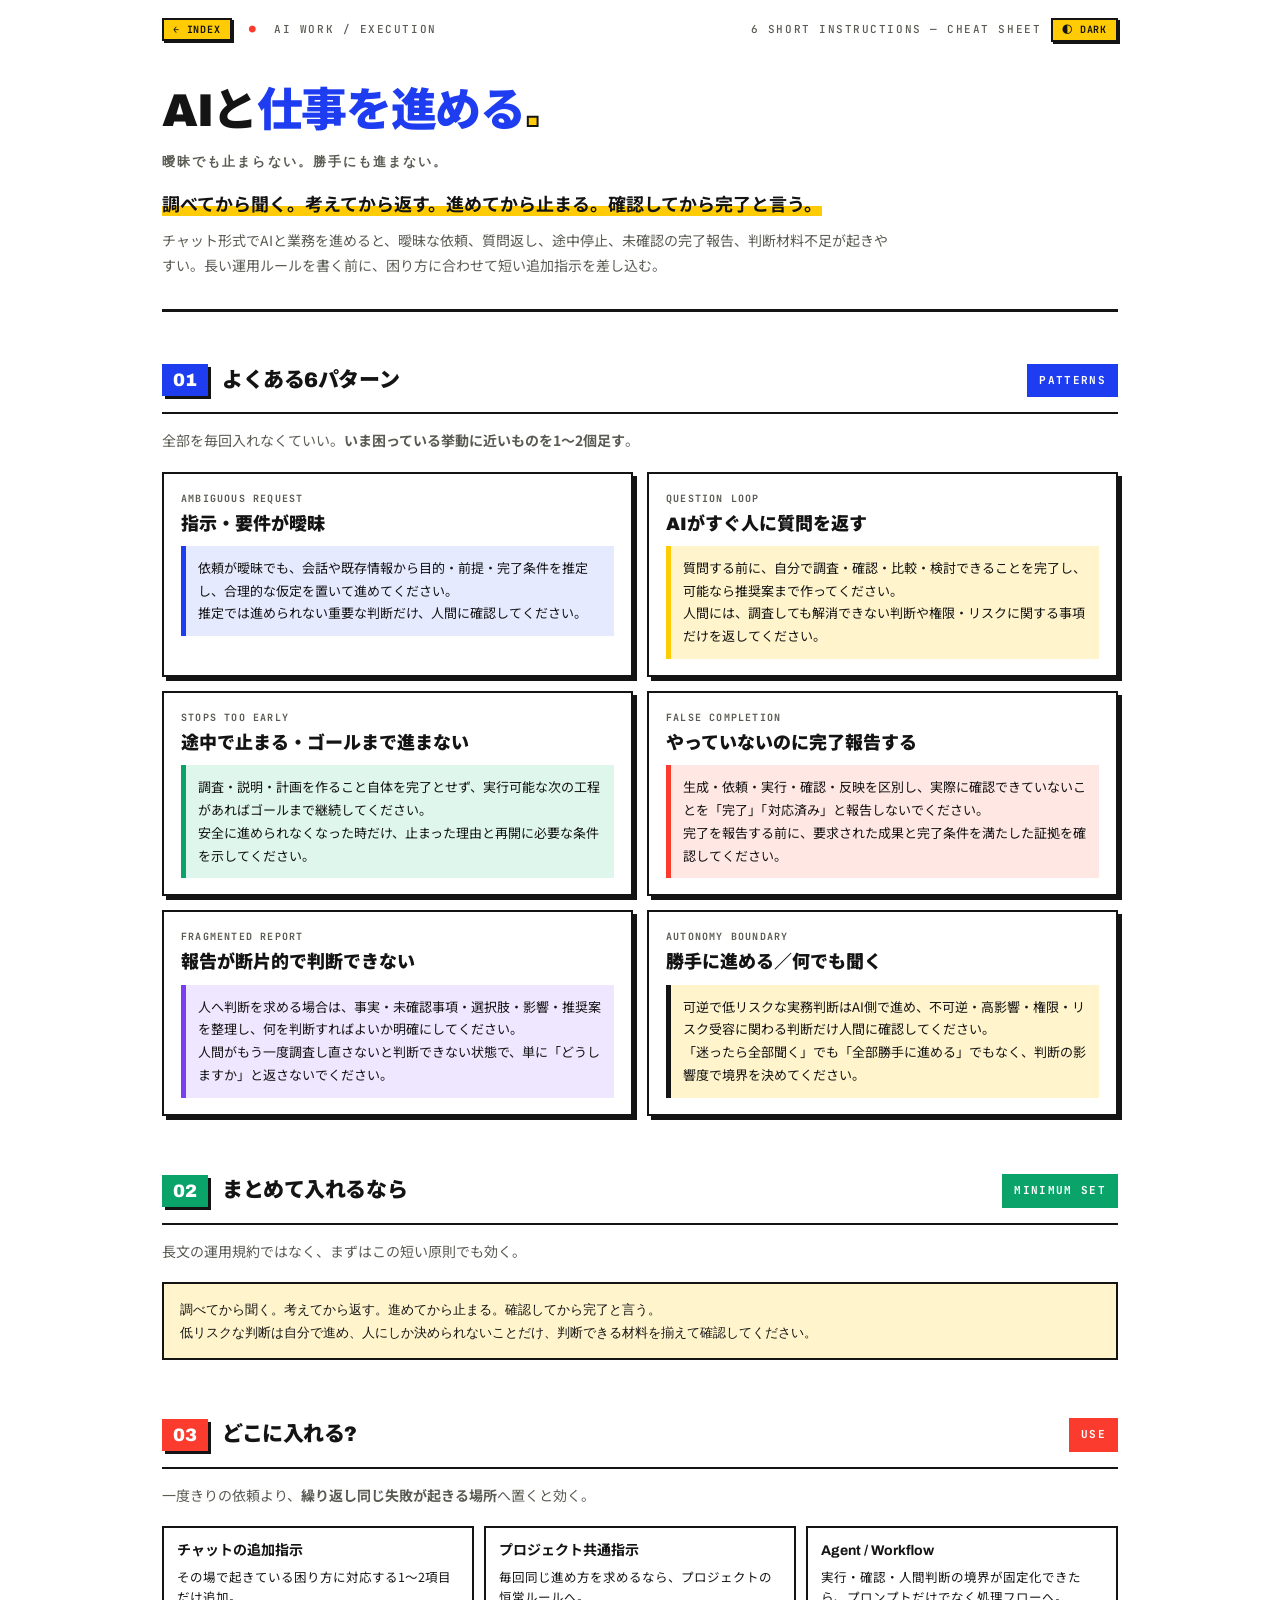
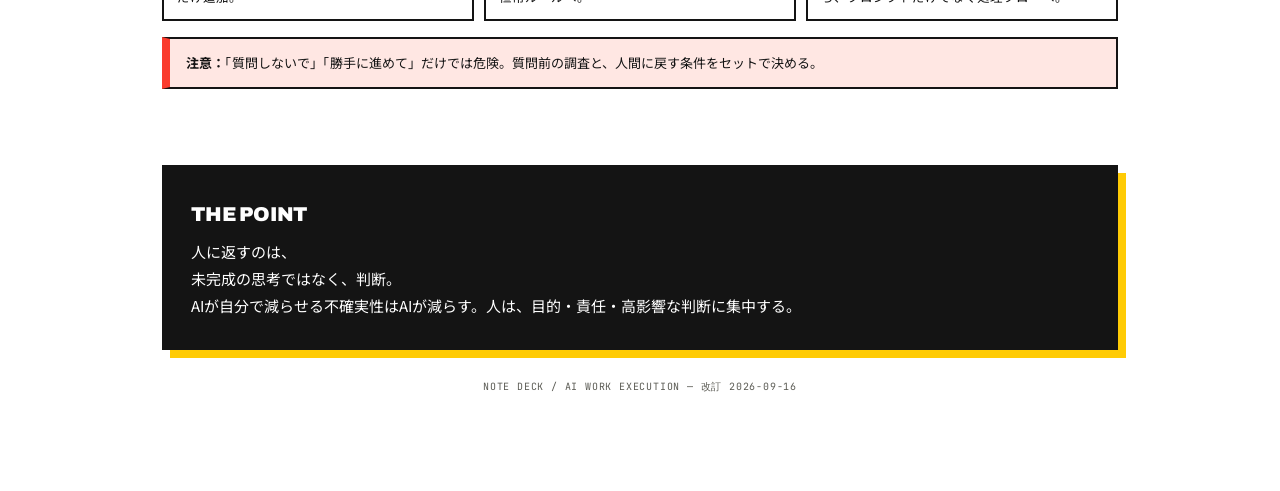
<file: docs/ai/ai_work_execution_cheatsheet.html>
<!DOCTYPE html>
<html lang="ja">
<head>
<meta charset="UTF-8">
<meta name="viewport" content="width=device-width, initial-scale=1.0">
<meta name="description" content="AIとチャットで業務を進めるときの、曖昧な依頼・質問返し・途中停止・完了誤認・断片報告・判断境界を整える6つの短い追加指示。">
<title>AIと仕事を進める6つの指示 | Note Deck</title>
<link rel="preconnect" href="https://fonts.googleapis.com">
<link rel="preconnect" href="https://fonts.gstatic.com" crossorigin>
<link href="https://fonts.googleapis.com/css2?family=Archivo:wght@500;700;900&family=JetBrains+Mono:wght@400;500;700&family=Noto+Sans+JP:wght@400;500;700;900&display=swap" rel="stylesheet">
<link rel="stylesheet" href="../assets/swiss-pop-deck.css">
<style>
  .patterns{display:grid;grid-template-columns:repeat(2,minmax(0,1fr));gap:14px;}
  .pattern{border:2px solid var(--ink);box-shadow:4px 4px 0 var(--ink);padding:16px 17px;background:var(--card,#fff);}
  .pattern .kicker{font-family:var(--mono);font-size:10px;font-weight:700;letter-spacing:.12em;color:var(--muted);}
  .pattern h3{font-family:var(--disp);font-size:18px;font-weight:900;line-height:1.3;margin:5px 0 10px;}
  .pattern .prompt{font-size:13px;line-height:1.75;background:var(--blue-bg);border-left:5px solid var(--blue);padding:11px 12px;}
  .pattern:nth-child(2) .prompt{background:var(--yellow-bg);border-left-color:var(--yellow);}
  .pattern:nth-child(3) .prompt{background:var(--green-bg);border-left-color:var(--green);}
  .pattern:nth-child(4) .prompt{background:var(--red-bg);border-left-color:var(--red);}
  .pattern:nth-child(5) .prompt{background:var(--purple-bg);border-left-color:var(--purple);}
  .pattern:nth-child(6) .prompt{background:var(--yellow-bg);border-left-color:var(--ink);}
  .mini{font-size:12.5px;line-height:1.7;color:#333;margin-top:9px;}
  .formula{font-family:var(--mono);font-size:13px;line-height:1.8;border:2px solid var(--ink);background:var(--yellow-bg);padding:14px 16px;margin-top:12px;}
  .use{display:grid;grid-template-columns:repeat(3,minmax(0,1fr));gap:10px;}
  .use div{border:2px solid var(--ink);padding:12px 13px;font-size:12.5px;line-height:1.6;}
  .use b{display:block;font-family:var(--disp);font-size:14px;margin-bottom:4px;}
  @media(max-width:760px){.patterns,.use{grid-template-columns:1fr;}}
  @media print{.pattern{box-shadow:none;}}
</style>
<link rel="stylesheet" href="../assets/swiss-pop-dark.css">
<script src="../assets/theme.js"></script>
</head>
<body>
<div class="wrap">

  <div class="meta rv">
    <span><a class="back" href="../index.html">← INDEX</a>&nbsp;&nbsp;<span class="dot">●</span>&nbsp; AI WORK / EXECUTION</span>
    <span>6 SHORT INSTRUCTIONS — CHEAT SHEET</span>
  </div>

  <header class="hero rv">
    <h1>AIと<span class="hl">仕事を進める</span><span class="dot">.</span></h1>
    <p class="sub">曖昧でも止まらない。勝手にも進まない。</p>
    <p class="thesis"><b>調べてから聞く。考えてから返す。進めてから止まる。確認してから完了と言う。</b></p>
    <p class="lead">チャット形式でAIと業務を進めると、曖昧な依頼、質問返し、途中停止、未確認の完了報告、判断材料不足が起きやすい。長い運用ルールを書く前に、困り方に合わせて短い追加指示を差し込む。</p>
  </header>

  <section class="acc-blue rv">
    <div class="shead"><span class="num">01</span><h2>よくある6パターン</h2><span class="tag">PATTERNS</span></div>
    <p class="lede">全部を毎回入れなくていい。<b>いま困っている挙動に近いものを1〜2個足す</b>。</p>

    <div class="patterns">
      <article class="pattern">
        <div class="kicker">AMBIGUOUS REQUEST</div>
        <h3>指示・要件が曖昧</h3>
        <div class="prompt">依頼が曖昧でも、会話や既存情報から目的・前提・完了条件を推定し、合理的な仮定を置いて進めてください。<br>推定では進められない重要な判断だけ、人間に確認してください。</div>
      </article>

      <article class="pattern">
        <div class="kicker">QUESTION LOOP</div>
        <h3>AIがすぐ人に質問を返す</h3>
        <div class="prompt">質問する前に、自分で調査・確認・比較・検討できることを完了し、可能なら推奨案まで作ってください。<br>人間には、調査しても解消できない判断や権限・リスクに関する事項だけを返してください。</div>
      </article>

      <article class="pattern">
        <div class="kicker">STOPS TOO EARLY</div>
        <h3>途中で止まる・ゴールまで進まない</h3>
        <div class="prompt">調査・説明・計画を作ること自体を完了とせず、実行可能な次の工程があればゴールまで継続してください。<br>安全に進められなくなった時だけ、止まった理由と再開に必要な条件を示してください。</div>
      </article>

      <article class="pattern">
        <div class="kicker">FALSE COMPLETION</div>
        <h3>やっていないのに完了報告する</h3>
        <div class="prompt">生成・依頼・実行・確認・反映を区別し、実際に確認できていないことを「完了」「対応済み」と報告しないでください。<br>完了を報告する前に、要求された成果と完了条件を満たした証拠を確認してください。</div>
      </article>

      <article class="pattern">
        <div class="kicker">FRAGMENTED REPORT</div>
        <h3>報告が断片的で判断できない</h3>
        <div class="prompt">人へ判断を求める場合は、事実・未確認事項・選択肢・影響・推奨案を整理し、何を判断すればよいか明確にしてください。<br>人間がもう一度調査し直さないと判断できない状態で、単に「どうしますか」と返さないでください。</div>
      </article>

      <article class="pattern">
        <div class="kicker">AUTONOMY BOUNDARY</div>
        <h3>勝手に進める／何でも聞く</h3>
        <div class="prompt">可逆で低リスクな実務判断はAI側で進め、不可逆・高影響・権限・リスク受容に関わる判断だけ人間に確認してください。<br>「迷ったら全部聞く」でも「全部勝手に進める」でもなく、判断の影響度で境界を決めてください。</div>
      </article>
    </div>
  </section>

  <section class="acc-green rv">
    <div class="shead"><span class="num">02</span><h2>まとめて入れるなら</h2><span class="tag">MINIMUM SET</span></div>
    <p class="lede">長文の運用規約ではなく、まずはこの短い原則でも効く。</p>
    <div class="formula">調べてから聞く。考えてから返す。進めてから止まる。確認してから完了と言う。<br>低リスクな判断は自分で進め、人にしか決められないことだけ、判断できる材料を揃えて確認してください。</div>
  </section>

  <section class="acc-red rv">
    <div class="shead"><span class="num">03</span><h2>どこに入れる?</h2><span class="tag">USE</span></div>
    <p class="lede">一度きりの依頼より、<b>繰り返し同じ失敗が起きる場所</b>へ置くと効く。</p>
    <div class="use">
      <div><b>チャットの追加指示</b>その場で起きている困り方に対応する1〜2項目だけ追加。</div>
      <div><b>プロジェクト共通指示</b>毎回同じ進め方を求めるなら、プロジェクトの恒常ルールへ。</div>
      <div><b>Agent / Workflow</b>実行・確認・人間判断の境界が固定化できたら、プロンプトだけでなく処理フローへ。</div>
    </div>
    <div class="note r"><b>注意：</b>「質問しないで」「勝手に進めて」だけでは危険。質問前の調査と、人間に戻す条件をセットで決める。</div>
  </section>

  <div class="final rv">
    <div class="ft">THE POINT</div>
    <div class="big">人に返すのは、<br><span>未完成の思考ではなく、判断。</span></div>
    <p>AIが自分で減らせる不確実性はAIが減らす。人は、目的・責任・高影響な判断に集中する。</p>
  </div>

  <footer class="rv" style="margin-top:28px;font-family:var(--mono);font-size:10px;color:var(--muted);text-align:center;letter-spacing:.08em;">
    NOTE DECK / AI WORK EXECUTION — 改訂 2026-09-16
  </footer>
</div>
</body>
</html>
</file>
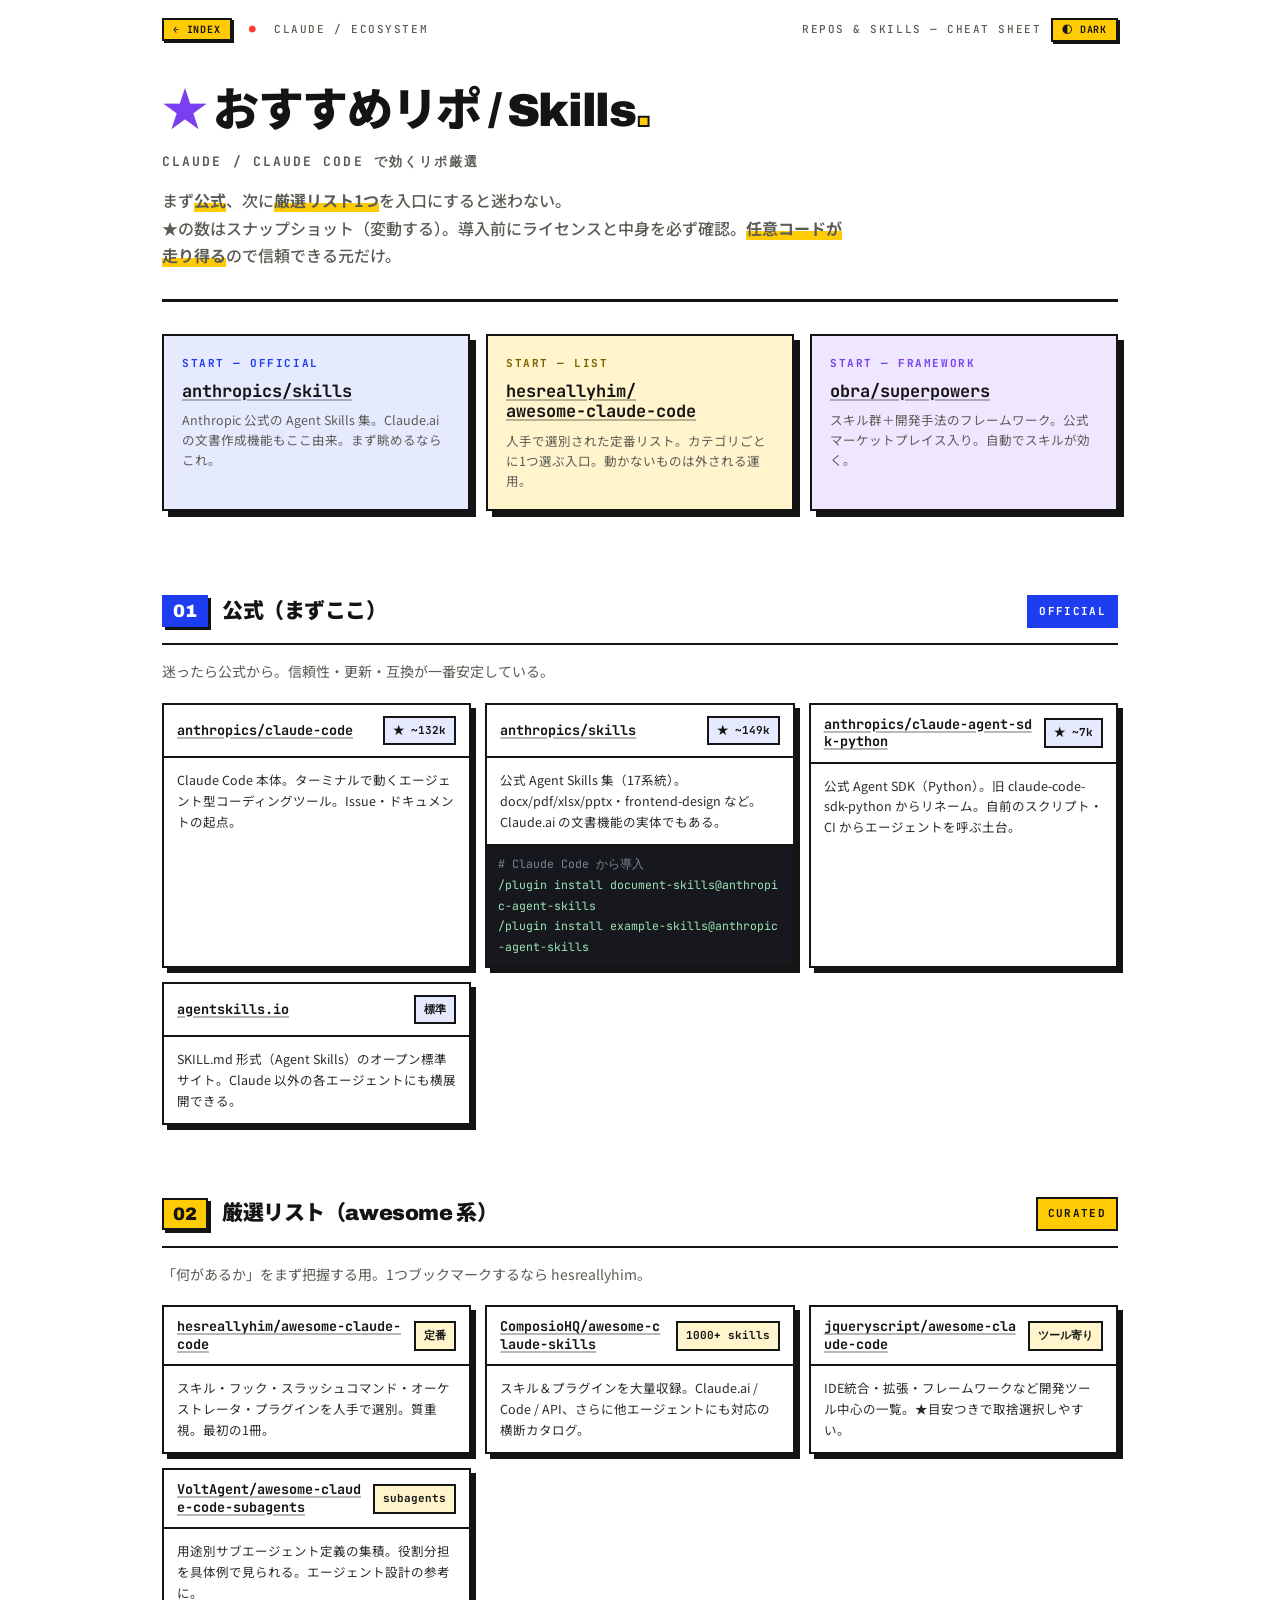
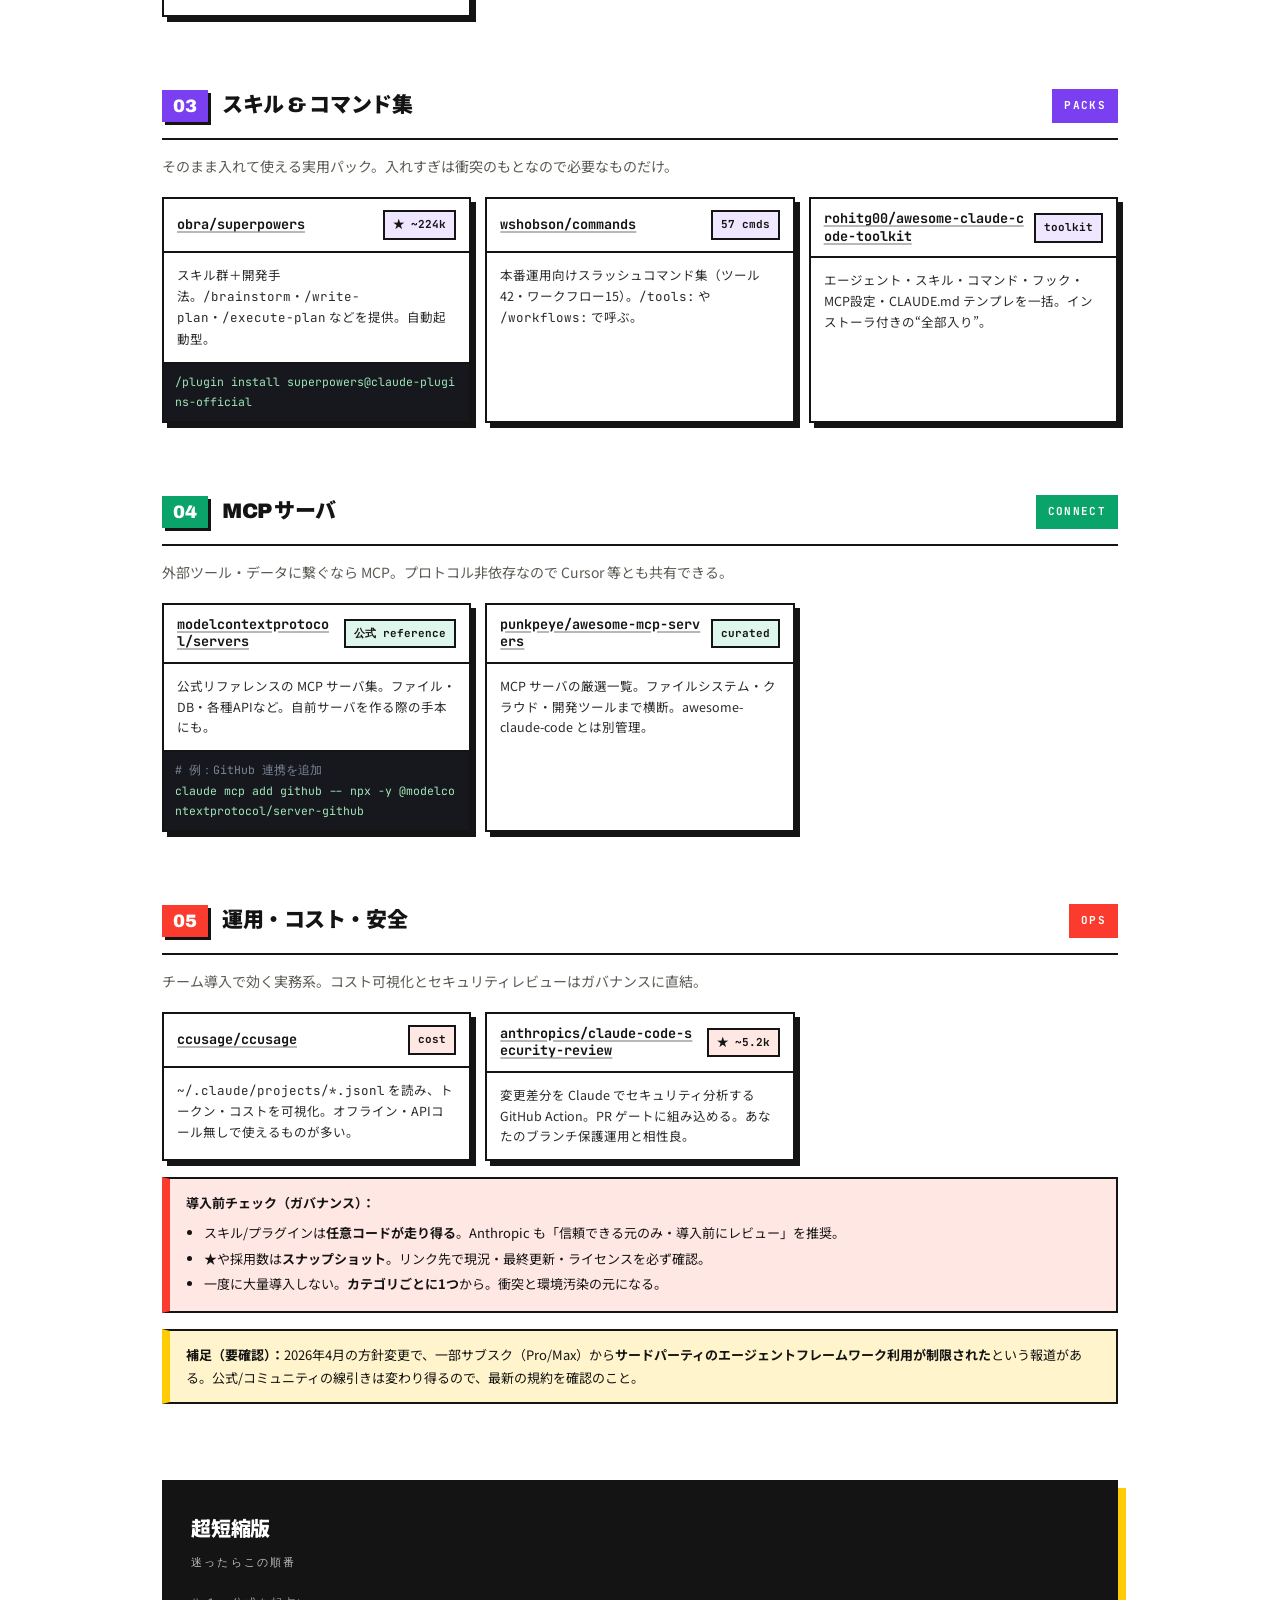
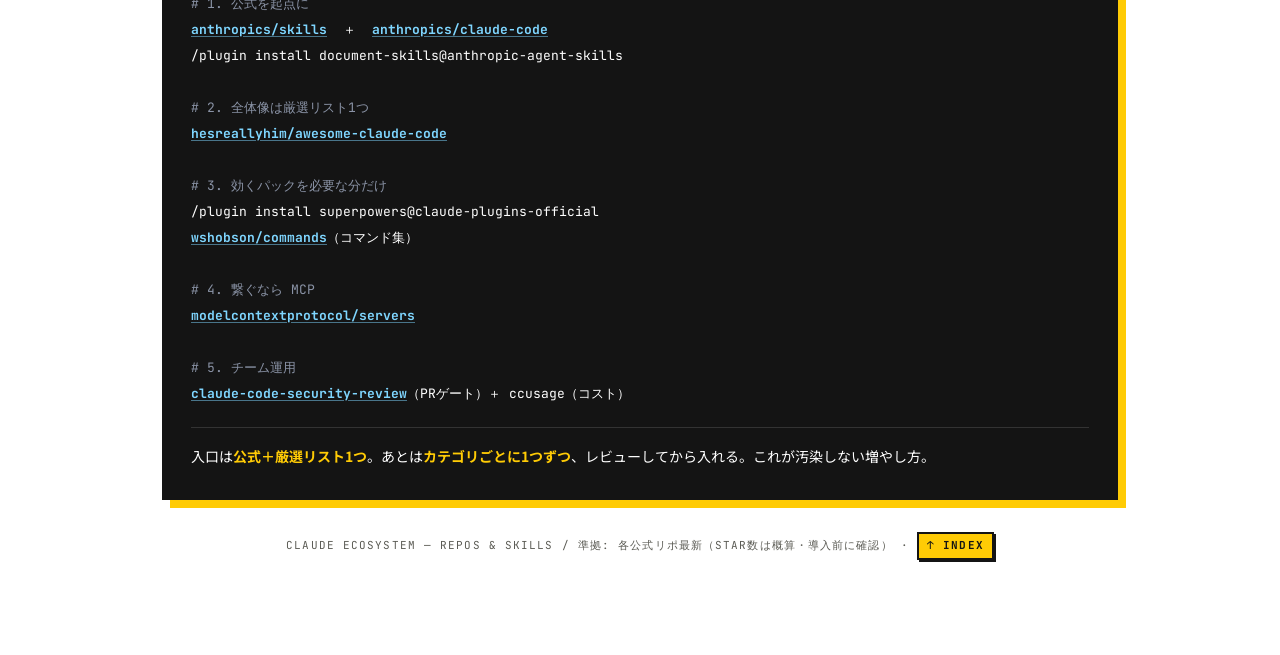
<file: docs/claude-code/claude_repos_skills_cheatsheet.html>
<!DOCTYPE html>
<html lang="ja">
<head>
<meta charset="UTF-8">
<meta name="viewport" content="width=device-width, initial-scale=1.0">
<title>Claude おすすめリポ / Skills 集</title>
<link rel="preconnect" href="https://fonts.googleapis.com">
<link rel="preconnect" href="https://fonts.gstatic.com" crossorigin>
<link href="https://fonts.googleapis.com/css2?family=Archivo:wght@500;700;900&family=JetBrains+Mono:wght@400;500;700&family=Noto+Sans+JP:wght@400;500;700;900&display=swap" rel="stylesheet">
<link rel="stylesheet" href="../assets/swiss-pop-deck.css">
<style>
  /* ▼ シート固有のみ（標準部品は swiss-pop-deck.css に集約済み） */
  /* hero: 強調 .sl（紫）＋大きめ lead */
  .hero h1 .sl{color:var(--purple);}
  .hero .lead{font-size:clamp(14px,1.8vw,16px);font-weight:500;line-height:1.7;margin-top:14px;max-width:680px;}
  .hero .lead b{background:linear-gradient(transparent 62%,var(--yellow) 62%);}
  /* mode 配色（青/黄/紫）＋リポ名見出し */
  .mode.m1{background:var(--blue-bg);}.mode.m2{background:var(--yellow-bg);}.mode.m3{background:var(--purple-bg);}
  .mode.m1 .en{color:var(--blue);}.mode.m2 .en{color:#7a6200;}.mode.m3 .en{color:var(--purple);}
  .mode .rn{font-family:var(--mono);font-weight:700;font-size:17px;line-height:1.2;margin:7px 0 9px;word-break:break-word;}
  /* リポカード */
  .repos{display:grid;grid-template-columns:repeat(auto-fill,minmax(300px,1fr));gap:14px;margin:12px 0 14px;}
  .repo{border:2px solid var(--ink);background:var(--card);box-shadow:5px 5px 0 var(--ink);overflow:hidden;display:flex;flex-direction:column;}
  .repo .rh{display:flex;align-items:center;justify-content:space-between;gap:8px;padding:11px 13px;border-bottom:2px solid var(--ink);}
  .repo .rname{font-family:var(--mono);font-weight:700;font-size:13.5px;word-break:break-all;line-height:1.3;}
  .rname a,.mode .rn a{color:inherit;text-decoration:underline;text-decoration-thickness:2px;text-underline-offset:2px;text-decoration-color:rgba(20,20,20,.3);}
  .rname a:hover,.mode .rn a:hover{text-decoration-color:currentColor;}
  .repo .star{font-family:var(--mono);font-weight:700;font-size:11px;padding:3px 8px;border:2px solid var(--ink);white-space:nowrap;flex-shrink:0;}
  .acc-blue .star{background:var(--blue-bg);}
  .acc-yellow .star{background:var(--yellow-bg);}
  .acc-purple .star{background:var(--purple-bg);}
  .acc-green .star{background:var(--green-bg);}
  .acc-red .star{background:var(--red-bg);}
  .repo .rb{padding:12px 13px;flex:1;font-size:12.5px;line-height:1.65;color:#2a2a2a;}
  .repo .inst{font-family:var(--mono);font-size:11.5px;background:#16181d;color:#9fe6b8;padding:8px 11px;border-top:2px solid var(--ink);white-space:pre-wrap;word-break:break-all;}
  .repo .inst .c{color:#7c8597;}
  /* note 既定を赤に＋黄バリアント＋リスト */
  .note{border-left-color:var(--red);background:var(--red-bg);}
  .note.warny{border-left-color:var(--yellow);background:var(--yellow-bg);}
  .note ul{margin:8px 0 0 18px;}
  .note li{margin:3px 0;}
  /* final 内コードブロック */
  .final .fcode{font-family:var(--mono);font-size:13px;line-height:2;white-space:pre-wrap;word-break:break-all;display:block;}
  .final .fcode .c{color:#8a93a6;}
  .final .fcode .n{color:#7fd6ff;font-weight:700;}
  .final .fcode a{color:#7fd6ff;text-decoration:underline;text-decoration-color:rgba(127,214,255,.5);text-underline-offset:2px;}
  .final .fcode a:hover{text-decoration-color:#7fd6ff;}
  /* シート固有メディア断片 */
  @media (max-width:760px){.repos{grid-template-columns:1fr;}}
  @media print{.repo{box-shadow:none;}}
</style>
<link rel="stylesheet" href="../assets/swiss-pop-dark.css">
<script src="../assets/theme.js"></script>
</head>
<body>
<div class="wrap">

  <div class="meta rv">
    <span><a class="back" href="../index.html">← INDEX</a>&nbsp;&nbsp;<span class="dot">●</span>&nbsp; CLAUDE / ECOSYSTEM</span>
    <span>REPOS &amp; SKILLS — CHEAT SHEET</span>
  </div>

  <header class="hero rv">
    <h1><span class="sl">★</span> おすすめリポ / Skills<span class="dot">.</span></h1>
    <p class="sub">Claude / Claude Code で効くリポ厳選</p>
    <p class="lead">まず<b>公式</b>、次に<b>厳選リスト1つ</b>を入口にすると迷わない。<br>
      ★の数はスナップショット（変動する）。導入前にライセンスと中身を必ず確認。<b>任意コードが走り得る</b>ので信頼できる元だけ。</p>
  </header>

  <!-- START HERE -->
  <div class="modes rv">
    <div class="mode m1">
      <div class="en">START — OFFICIAL</div>
      <div class="rn"><a href="https://github.com/anthropics/skills" target="_blank" rel="noopener">anthropics/skills</a></div>
      <div class="desc">Anthropic 公式の Agent Skills 集。Claude.ai の文書作成機能もここ由来。まず眺めるならこれ。</div>
    </div>
    <div class="mode m2">
      <div class="en">START — LIST</div>
      <div class="rn"><a href="https://github.com/hesreallyhim/awesome-claude-code" target="_blank" rel="noopener">hesreallyhim/<br>awesome-claude-code</a></div>
      <div class="desc">人手で選別された定番リスト。カテゴリごとに1つ選ぶ入口。動かないものは外される運用。</div>
    </div>
    <div class="mode m3">
      <div class="en">START — FRAMEWORK</div>
      <div class="rn"><a href="https://github.com/obra/superpowers" target="_blank" rel="noopener">obra/superpowers</a></div>
      <div class="desc">スキル群＋開発手法のフレームワーク。公式マーケットプレイス入り。自動でスキルが効く。</div>
    </div>
  </div>

  <!-- 01 公式 -->
  <section class="acc-blue rv">
    <div class="shead"><span class="num">01</span><h2>公式（まずここ）</h2><span class="tag">OFFICIAL</span></div>
    <p class="lede">迷ったら公式から。信頼性・更新・互換が一番安定している。</p>
    <div class="repos">
      <div class="repo">
        <div class="rh"><span class="rname"><a href="https://github.com/anthropics/claude-code" target="_blank" rel="noopener">anthropics/claude-code</a></span><span class="star">★ ~132k</span></div>
        <div class="rb">Claude Code 本体。ターミナルで動くエージェント型コーディングツール。Issue・ドキュメントの起点。</div>
      </div>
      <div class="repo">
        <div class="rh"><span class="rname"><a href="https://github.com/anthropics/skills" target="_blank" rel="noopener">anthropics/skills</a></span><span class="star">★ ~149k</span></div>
        <div class="rb">公式 Agent Skills 集（17系統）。docx/pdf/xlsx/pptx・frontend-design など。Claude.ai の文書機能の実体でもある。</div>
        <div class="inst"><span class="c"># Claude Code から導入</span>
/plugin install document-skills@anthropic-agent-skills
/plugin install example-skills@anthropic-agent-skills</div>
      </div>
      <div class="repo">
        <div class="rh"><span class="rname"><a href="https://github.com/anthropics/claude-agent-sdk-python" target="_blank" rel="noopener">anthropics/claude-agent-sdk-python</a></span><span class="star">★ ~7k</span></div>
        <div class="rb">公式 Agent SDK（Python）。旧 claude-code-sdk-python からリネーム。自前のスクリプト・CI からエージェントを呼ぶ土台。</div>
      </div>
      <div class="repo">
        <div class="rh"><span class="rname"><a href="https://agentskills.io" target="_blank" rel="noopener">agentskills.io</a></span><span class="star">標準</span></div>
        <div class="rb">SKILL.md 形式（Agent Skills）のオープン標準サイト。Claude 以外の各エージェントにも横展開できる。</div>
      </div>
    </div>
  </section>

  <!-- 02 厳選リスト -->
  <section class="acc-yellow rv">
    <div class="shead"><span class="num">02</span><h2>厳選リスト（awesome 系）</h2><span class="tag">CURATED</span></div>
    <p class="lede">「何があるか」をまず把握する用。1つブックマークするなら hesreallyhim。</p>
    <div class="repos">
      <div class="repo">
        <div class="rh"><span class="rname"><a href="https://github.com/hesreallyhim/awesome-claude-code" target="_blank" rel="noopener">hesreallyhim/awesome-claude-code</a></span><span class="star">定番</span></div>
        <div class="rb">スキル・フック・スラッシュコマンド・オーケストレータ・プラグインを人手で選別。質重視。最初の1冊。</div>
      </div>
      <div class="repo">
        <div class="rh"><span class="rname"><a href="https://github.com/ComposioHQ/awesome-claude-skills" target="_blank" rel="noopener">ComposioHQ/awesome-claude-skills</a></span><span class="star">1000+ skills</span></div>
        <div class="rb">スキル＆プラグインを大量収録。Claude.ai / Code / API、さらに他エージェントにも対応の横断カタログ。</div>
      </div>
      <div class="repo">
        <div class="rh"><span class="rname"><a href="https://github.com/jqueryscript/awesome-claude-code" target="_blank" rel="noopener">jqueryscript/awesome-claude-code</a></span><span class="star">ツール寄り</span></div>
        <div class="rb">IDE統合・拡張・フレームワークなど開発ツール中心の一覧。★目安つきで取捨選択しやすい。</div>
      </div>
      <div class="repo">
        <div class="rh"><span class="rname"><a href="https://github.com/VoltAgent/awesome-claude-code-subagents" target="_blank" rel="noopener">VoltAgent/awesome-claude-code-subagents</a></span><span class="star">subagents</span></div>
        <div class="rb">用途別サブエージェント定義の集積。役割分担を具体例で見られる。エージェント設計の参考に。</div>
      </div>
    </div>
  </section>

  <!-- 03 スキル&コマンド集 -->
  <section class="acc-purple rv">
    <div class="shead"><span class="num">03</span><h2>スキル &amp; コマンド集</h2><span class="tag">PACKS</span></div>
    <p class="lede">そのまま入れて使える実用パック。入れすぎは衝突のもとなので必要なものだけ。</p>
    <div class="repos">
      <div class="repo">
        <div class="rh"><span class="rname"><a href="https://github.com/obra/superpowers" target="_blank" rel="noopener">obra/superpowers</a></span><span class="star">★ ~224k</span></div>
        <div class="rb">スキル群＋開発手法。<span style="font-family:var(--mono)">/brainstorm</span>・<span style="font-family:var(--mono)">/write-plan</span>・<span style="font-family:var(--mono)">/execute-plan</span> などを提供。自動起動型。</div>
        <div class="inst">/plugin install superpowers@claude-plugins-official</div>
      </div>
      <div class="repo">
        <div class="rh"><span class="rname"><a href="https://github.com/wshobson/commands" target="_blank" rel="noopener">wshobson/commands</a></span><span class="star">57 cmds</span></div>
        <div class="rb">本番運用向けスラッシュコマンド集（ツール42・ワークフロー15）。<span style="font-family:var(--mono)">/tools:</span> や <span style="font-family:var(--mono)">/workflows:</span> で呼ぶ。</div>
      </div>
      <div class="repo">
        <div class="rh"><span class="rname"><a href="https://github.com/rohitg00/awesome-claude-code-toolkit" target="_blank" rel="noopener">rohitg00/awesome-claude-code-toolkit</a></span><span class="star">toolkit</span></div>
        <div class="rb">エージェント・スキル・コマンド・フック・MCP設定・CLAUDE.md テンプレを一括。インストーラ付きの“全部入り”。</div>
      </div>
    </div>
  </section>

  <!-- 04 MCP -->
  <section class="acc-green rv">
    <div class="shead"><span class="num">04</span><h2>MCP サーバ</h2><span class="tag">CONNECT</span></div>
    <p class="lede">外部ツール・データに繋ぐなら MCP。プロトコル非依存なので Cursor 等とも共有できる。</p>
    <div class="repos">
      <div class="repo">
        <div class="rh"><span class="rname"><a href="https://github.com/modelcontextprotocol/servers" target="_blank" rel="noopener">modelcontextprotocol/servers</a></span><span class="star">公式 reference</span></div>
        <div class="rb">公式リファレンスの MCP サーバ集。ファイル・DB・各種APIなど。自前サーバを作る際の手本にも。</div>
        <div class="inst"><span class="c"># 例：GitHub 連携を追加</span>
claude mcp add github -- npx -y @modelcontextprotocol/server-github</div>
      </div>
      <div class="repo">
        <div class="rh"><span class="rname"><a href="https://github.com/punkpeye/awesome-mcp-servers" target="_blank" rel="noopener">punkpeye/awesome-mcp-servers</a></span><span class="star">curated</span></div>
        <div class="rb">MCP サーバの厳選一覧。ファイルシステム・クラウド・開発ツールまで横断。awesome-claude-code とは別管理。</div>
      </div>
    </div>
  </section>

  <!-- 05 運用・コスト・安全 -->
  <section class="acc-red rv">
    <div class="shead"><span class="num">05</span><h2>運用・コスト・安全</h2><span class="tag">OPS</span></div>
    <p class="lede">チーム導入で効く実務系。コスト可視化とセキュリティレビューはガバナンスに直結。</p>
    <div class="repos">
      <div class="repo">
        <div class="rh"><span class="rname"><a href="https://github.com/ccusage/ccusage" target="_blank" rel="noopener">ccusage/ccusage</a></span><span class="star">cost</span></div>
        <div class="rb"><span style="font-family:var(--mono)">~/.claude/projects/*.jsonl</span> を読み、トークン・コストを可視化。オフライン・APIコール無しで使えるものが多い。</div>
      </div>
      <div class="repo">
        <div class="rh"><span class="rname"><a href="https://github.com/anthropics/claude-code-security-review" target="_blank" rel="noopener">anthropics/claude-code-security-review</a></span><span class="star">★ ~5.2k</span></div>
        <div class="rb">変更差分を Claude でセキュリティ分析する GitHub Action。PR ゲートに組み込める。あなたのブランチ保護運用と相性良。</div>
      </div>
    </div>
    <div class="note">
      <b>導入前チェック（ガバナンス）：</b>
      <ul>
        <li>スキル/プラグインは<b>任意コードが走り得る</b>。Anthropic も「信頼できる元のみ・導入前にレビュー」を推奨。</li>
        <li>★や採用数は<b>スナップショット</b>。リンク先で現況・最終更新・ライセンスを必ず確認。</li>
        <li>一度に大量導入しない。<b>カテゴリごとに1つ</b>から。衝突と環境汚染の元になる。</li>
      </ul>
    </div>
    <div class="note warny">
      <b>補足（要確認）：</b>2026年4月の方針変更で、一部サブスク（Pro/Max）から<b>サードパーティのエージェントフレームワーク利用が制限された</b>という報道がある。公式/コミュニティの線引きは変わり得るので、最新の規約を確認のこと。
    </div>
  </section>

  <!-- FINAL -->
  <div class="final rv">
    <div class="ft">超短縮版</div>
    <div class="fs">迷ったらこの順番</div>
    <code class="fcode"><span class="c"># 1. 公式を起点に</span>
<span class="n"><a href="https://github.com/anthropics/skills" target="_blank" rel="noopener">anthropics/skills</a></span>  ＋  <span class="n"><a href="https://github.com/anthropics/claude-code" target="_blank" rel="noopener">anthropics/claude-code</a></span>
/plugin install document-skills@anthropic-agent-skills

<span class="c"># 2. 全体像は厳選リスト1つ</span>
<span class="n"><a href="https://github.com/hesreallyhim/awesome-claude-code" target="_blank" rel="noopener">hesreallyhim/awesome-claude-code</a></span>

<span class="c"># 3. 効くパックを必要な分だけ</span>
/plugin install superpowers@claude-plugins-official
<span class="n"><a href="https://github.com/wshobson/commands" target="_blank" rel="noopener">wshobson/commands</a></span>（コマンド集）

<span class="c"># 4. 繋ぐなら MCP</span>
<span class="n"><a href="https://github.com/modelcontextprotocol/servers" target="_blank" rel="noopener">modelcontextprotocol/servers</a></span>

<span class="c"># 5. チーム運用</span>
<span class="n"><a href="https://github.com/anthropics/claude-code-security-review" target="_blank" rel="noopener">claude-code-security-review</a></span>（PRゲート）＋ ccusage（コスト）</code>
    <p class="conc">入口は<b>公式＋厳選リスト1つ</b>。あとは<b>カテゴリごとに1つずつ</b>、レビューしてから入れる。これが汚染しない増やし方。</p>
  </div>

  <footer>Claude ecosystem — repos &amp; skills / 準拠: 各公式リポ最新（star数は概算・導入前に確認） · <a href="../index.html">↑ index</a></footer>

</div>
</body>
</html>
</file>
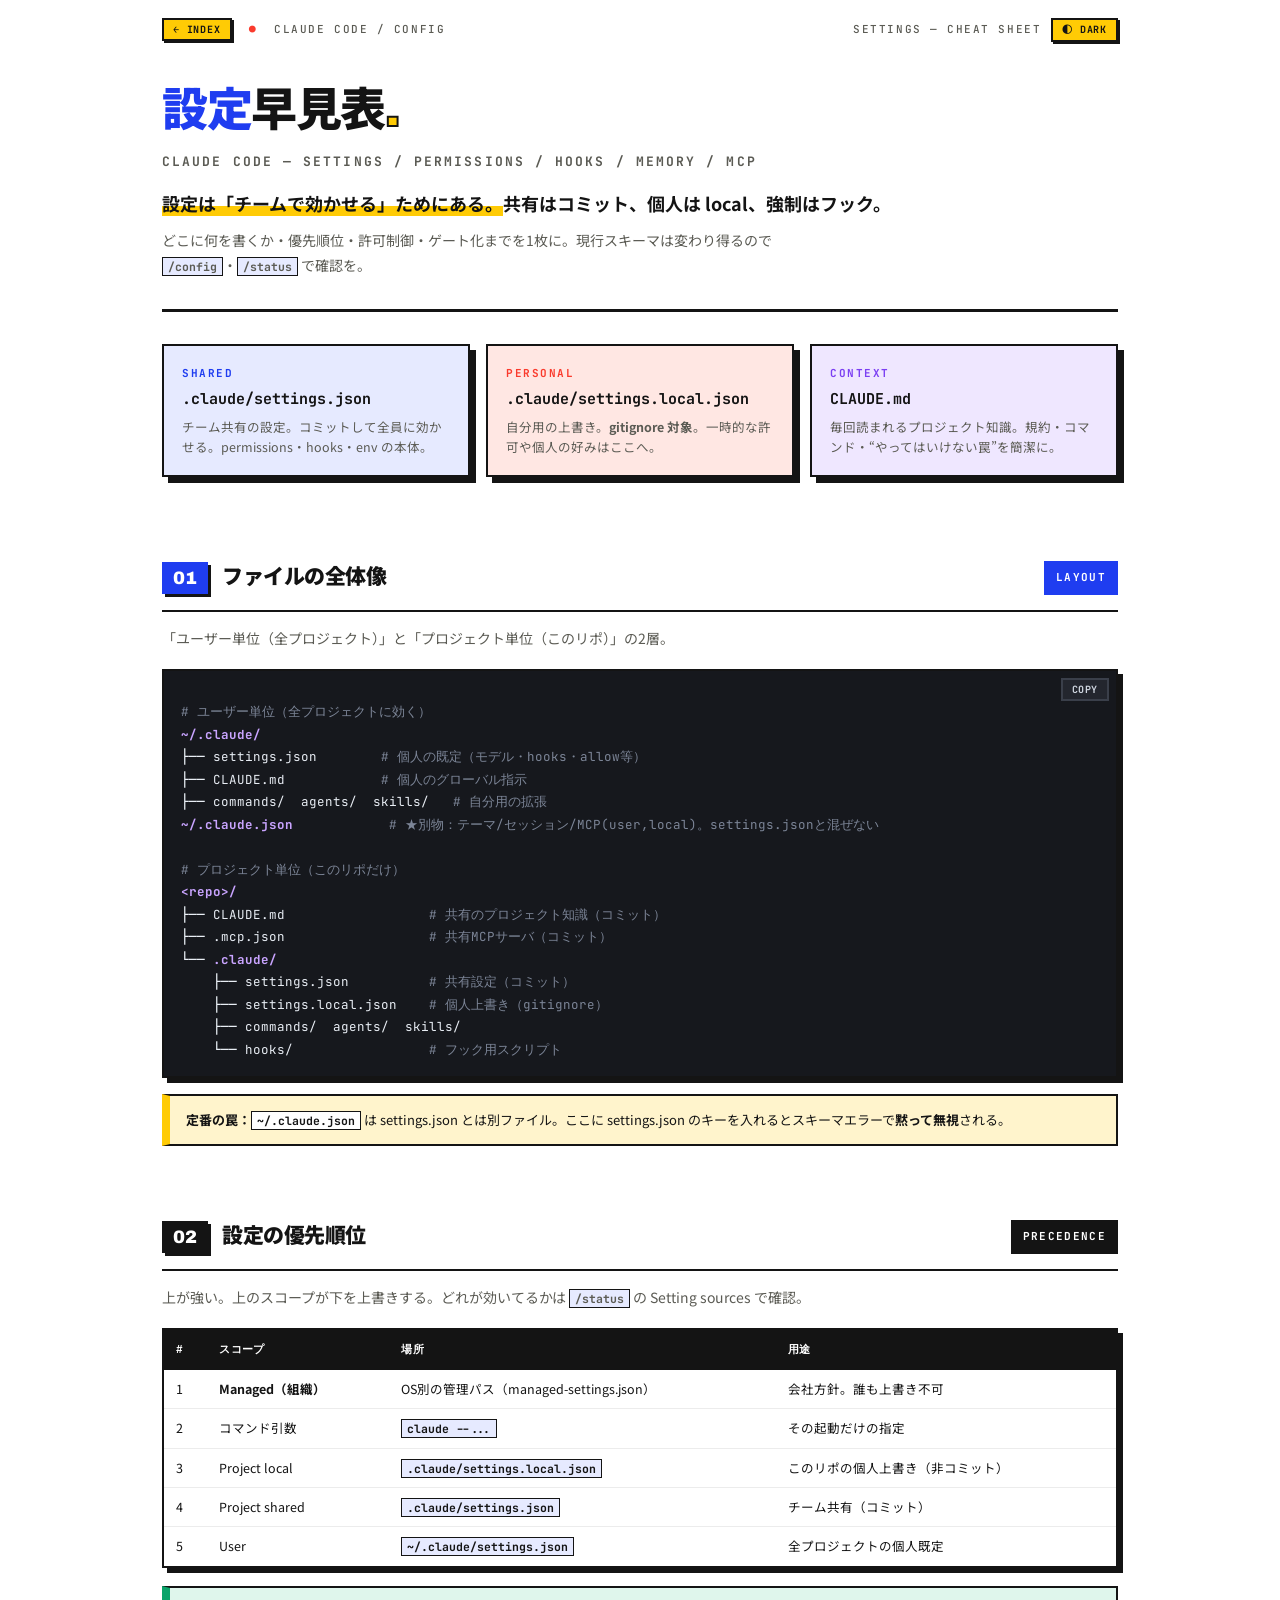
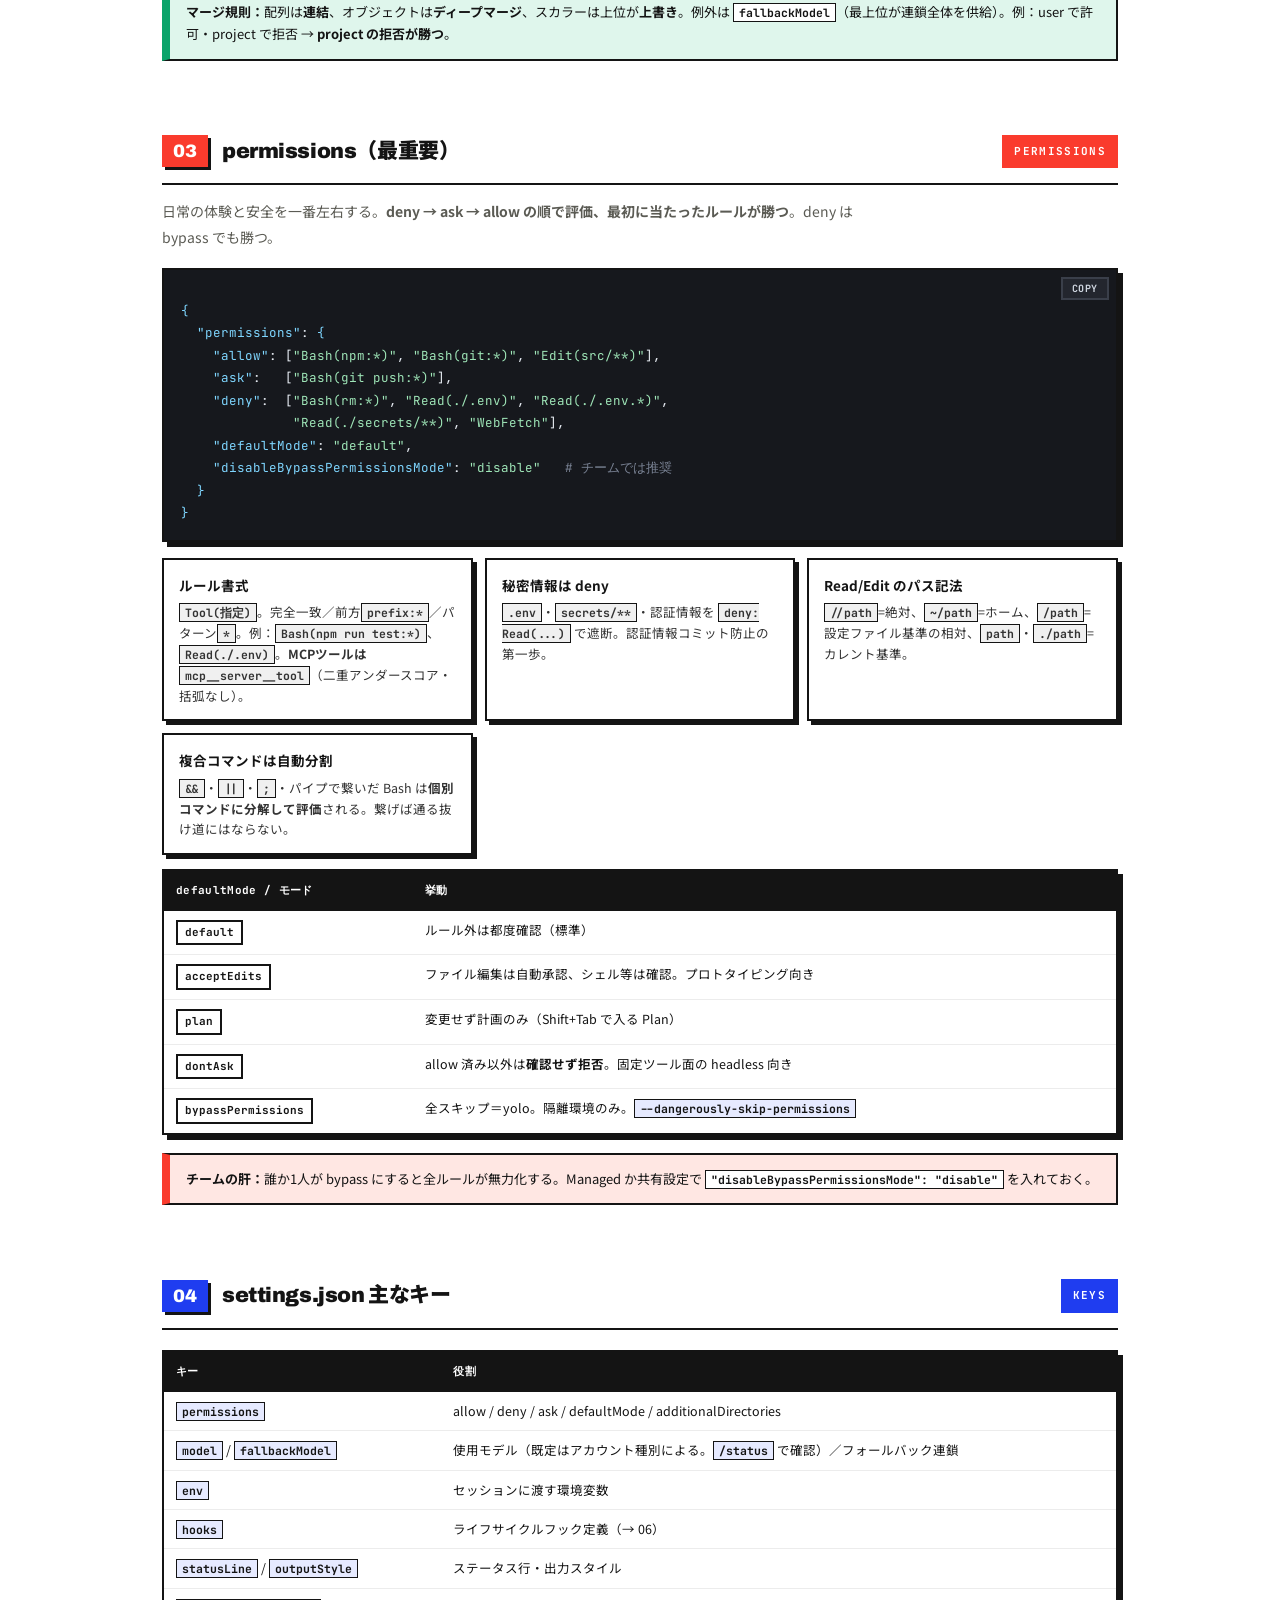
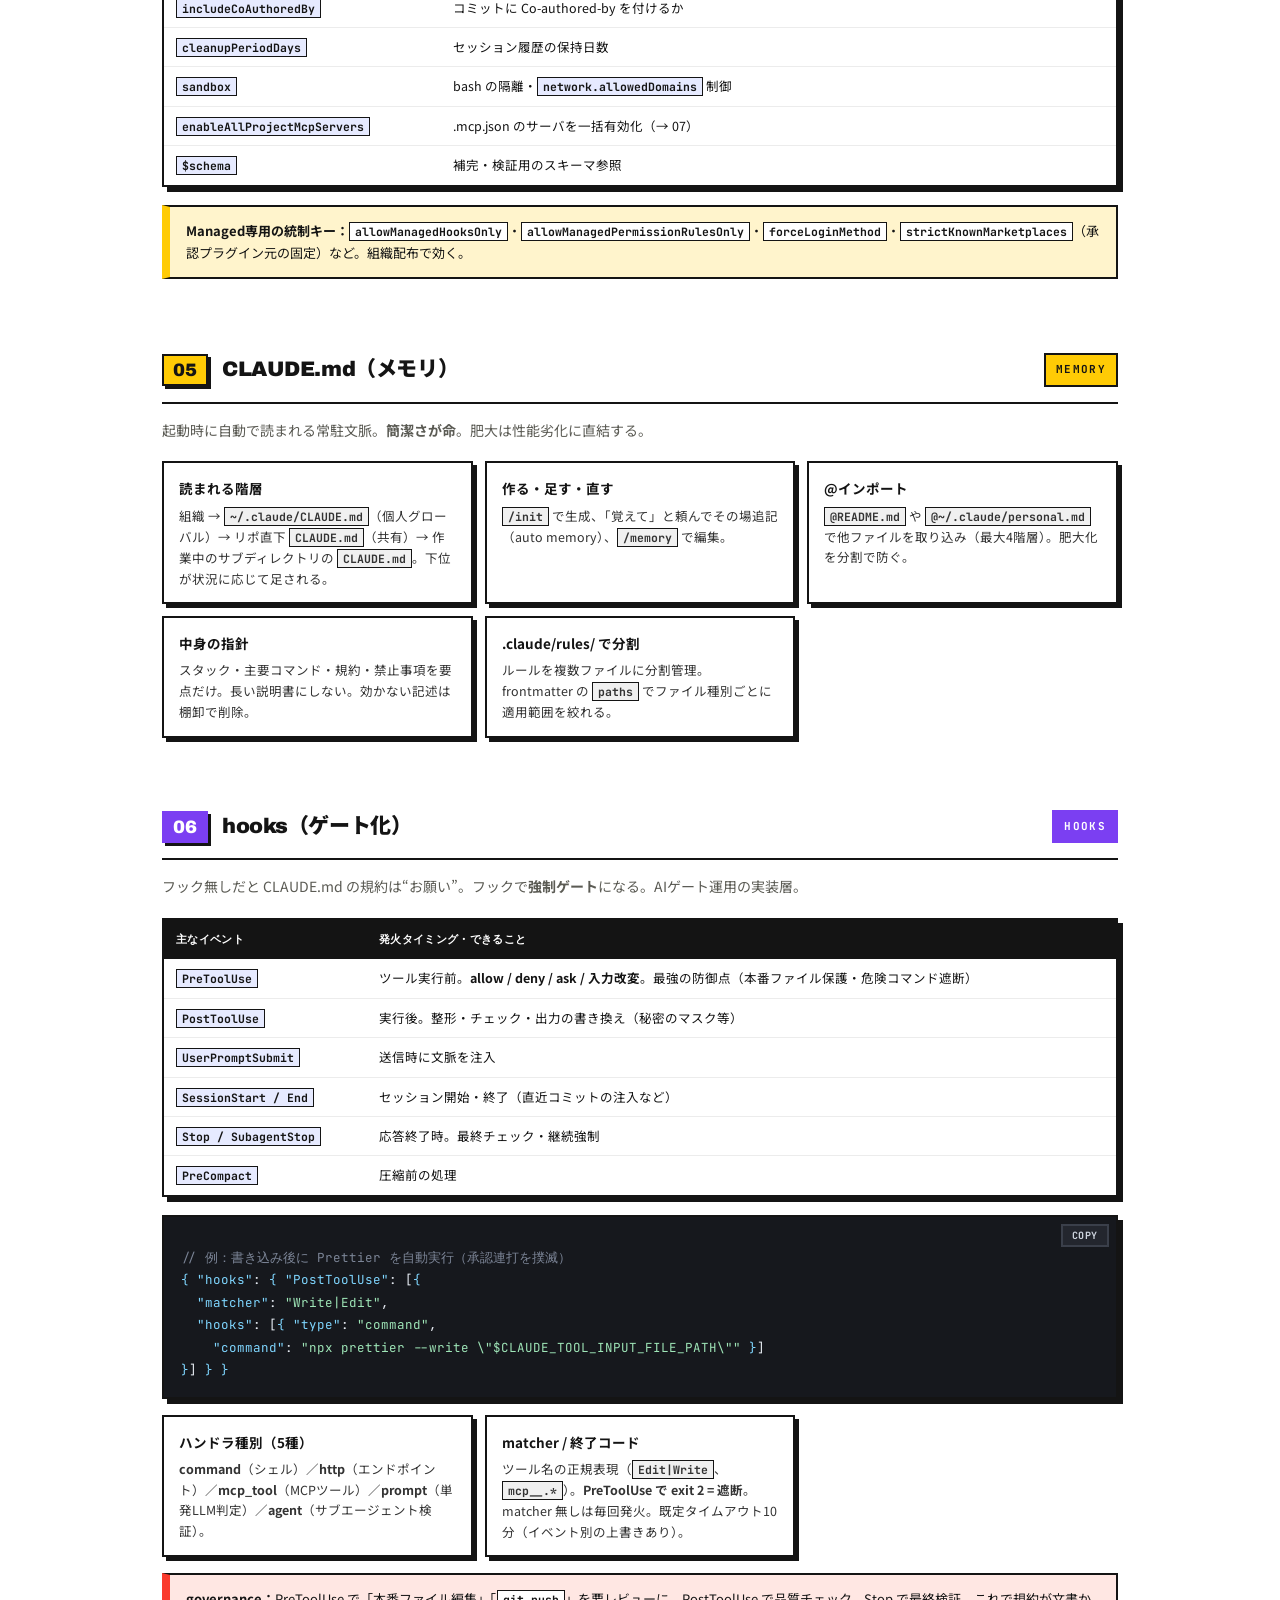
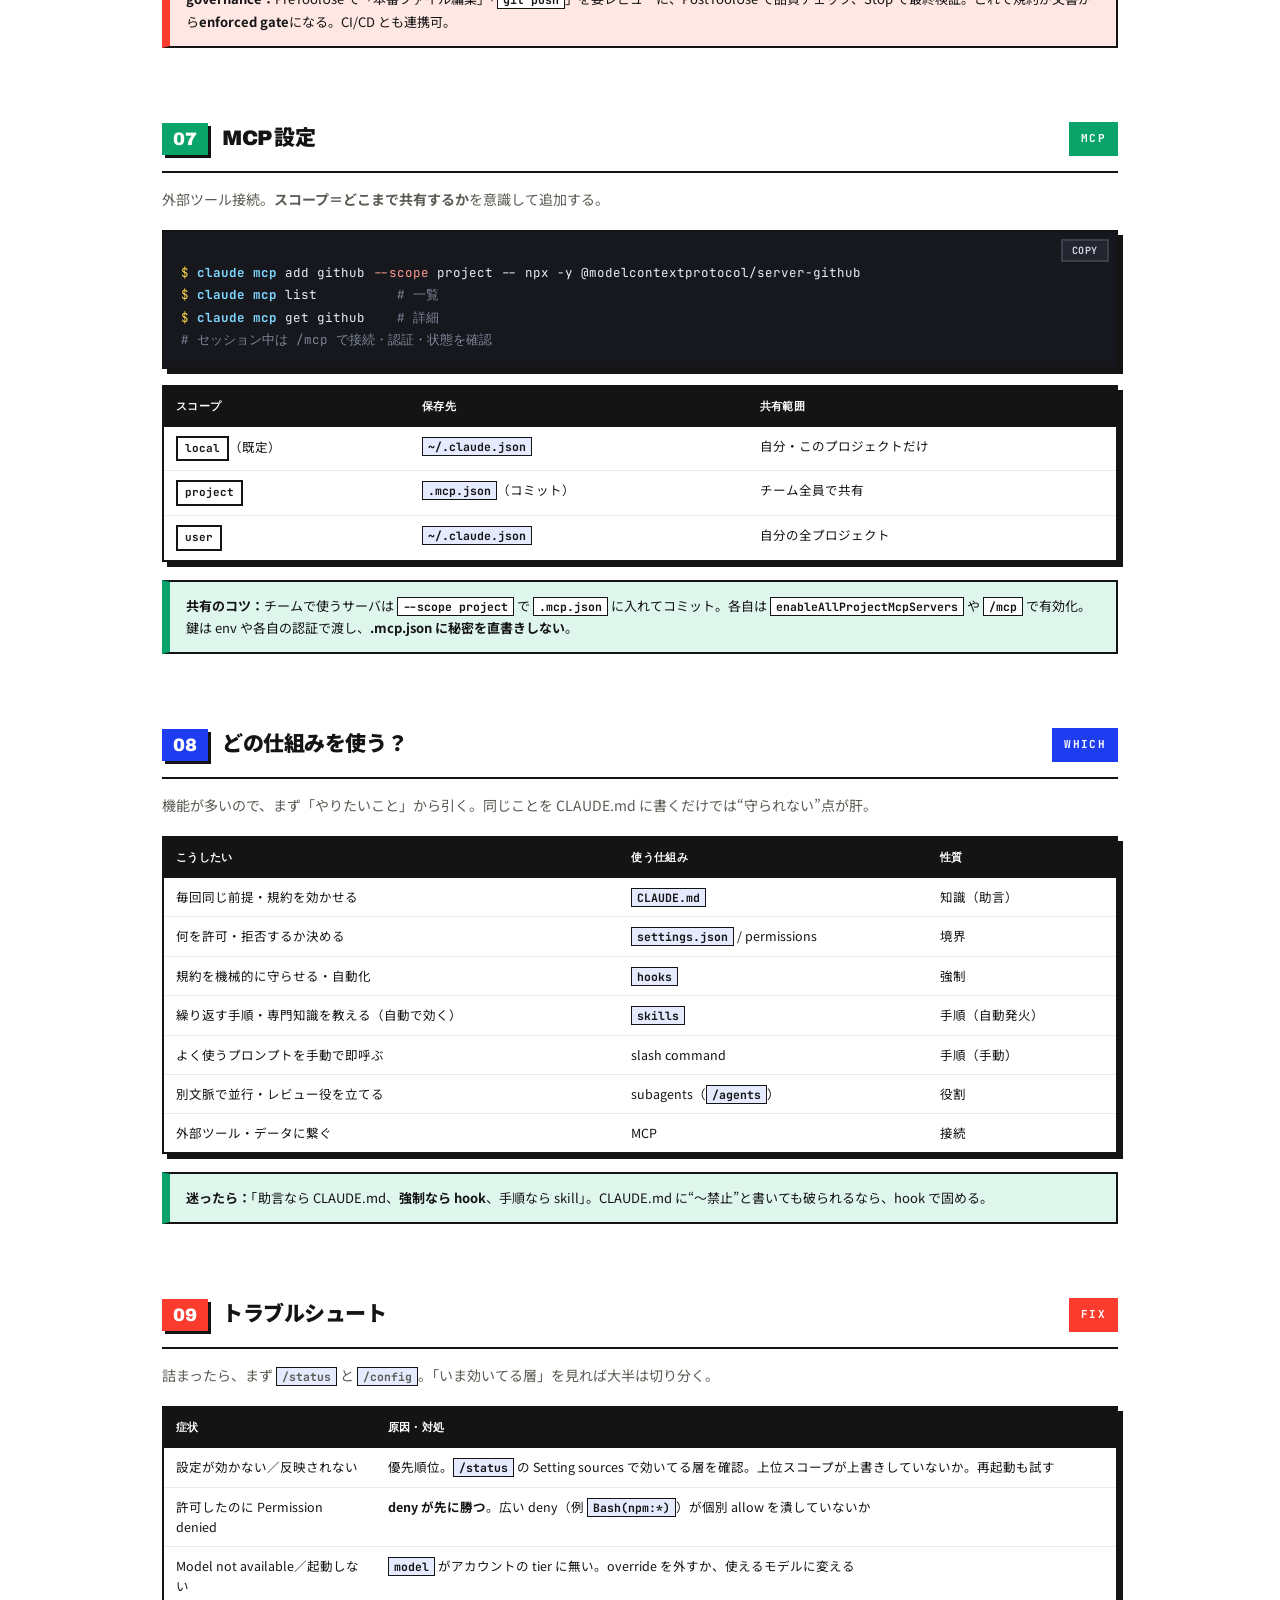
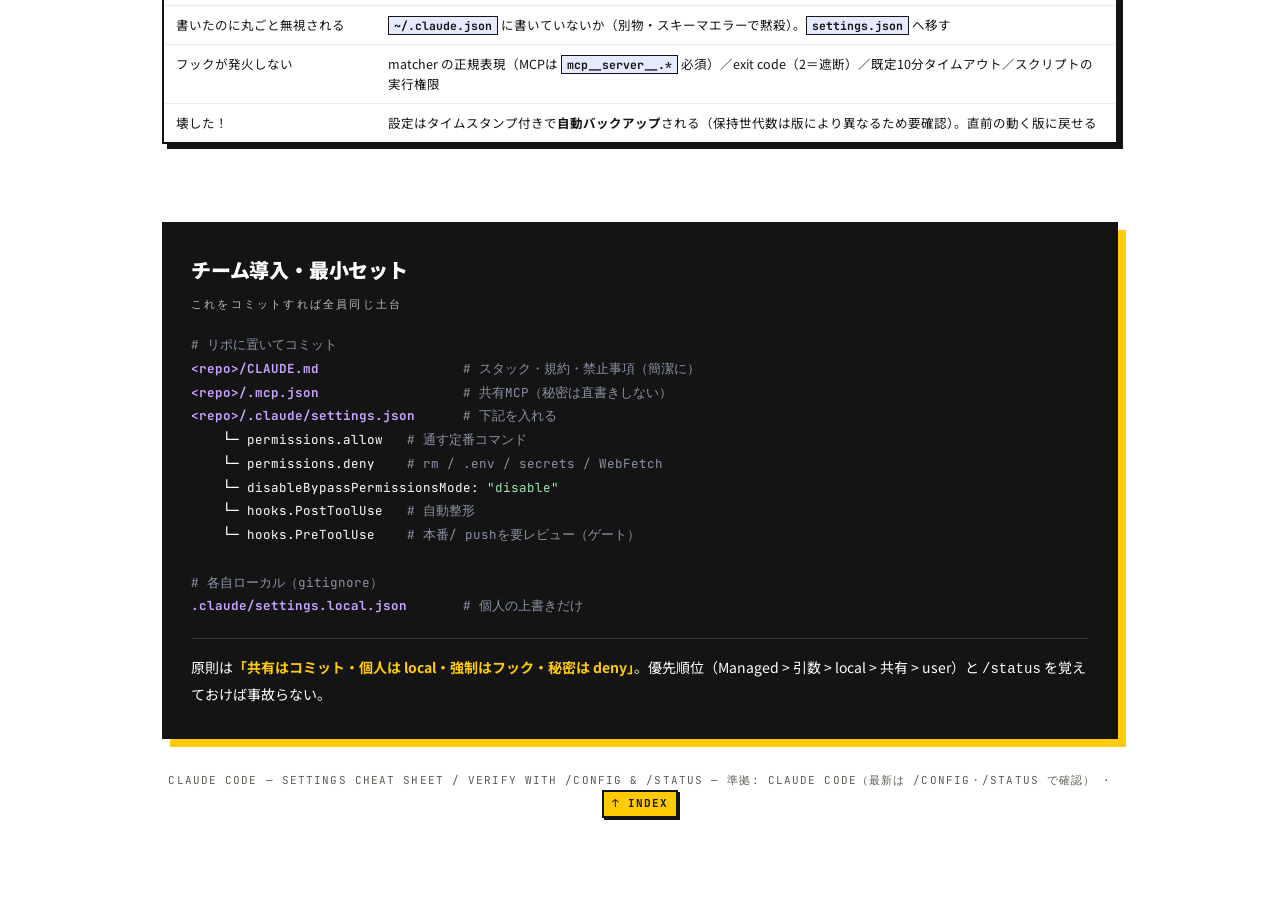
<file: docs/claude-code/claudecode_settings_cheatsheet.html>
<!DOCTYPE html>
<html lang="ja">
<head>
<meta charset="UTF-8">
<meta name="viewport" content="width=device-width, initial-scale=1.0">
<title>Claude Code 設定早見表</title>
<link rel="preconnect" href="https://fonts.googleapis.com">
<link rel="preconnect" href="https://fonts.gstatic.com" crossorigin>
<link href="https://fonts.googleapis.com/css2?family=Archivo:wght@500;700;900&family=JetBrains+Mono:wght@400;500;700&family=Noto+Sans+JP:wght@400;500;700;900&display=swap" rel="stylesheet">
<link rel="stylesheet" href="../assets/swiss-pop-deck.css">
<style>
  /* ▼ シート固有のみ（標準部品は swiss-pop-deck.css に集約済み） */
  /* mode 配色（青/赤/紫）＋ファイル名見出し */
  .mode.m1{background:var(--blue-bg);}.mode.m2{background:var(--red-bg);}.mode.m3{background:var(--purple-bg);}
  .mode.m1 .en{color:var(--blue);}.mode.m2 .en{color:var(--red);}.mode.m3 .en{color:var(--purple);}
  .mode .fn{font-family:var(--mono);font-weight:700;font-size:15px;line-height:1.25;margin:7px 0 8px;word-break:break-all;}
  /* code: 設定ファイル整形のため pre 維持＋構文追加（p=値 cm=コマンド） */
  .code{white-space:pre;}
  .code .p{color:#ffd84d;}.code .cm{color:#7fd6ff;font-weight:700;}
  /* note の既定を赤に（注意主体のシート）＋黄バリアント */
  .note{border-left-color:var(--red);background:var(--red-bg);}
  .note.y{border-left-color:var(--yellow);background:var(--yellow-bg);}
  /* final 内コードブロック */
  .final .fcode{font-family:var(--mono);font-size:12.5px;line-height:1.9;white-space:pre;overflow-x:auto;display:block;}
  .final .fcode .c{color:#8a93a6;}.final .fcode .k{color:#7fd6ff;}.final .fcode .s{color:#9fe6b8;}.final .fcode .dir{color:#c9a4ff;font-weight:700;}
</style>
<link rel="stylesheet" href="../assets/swiss-pop-dark.css">
<script src="../assets/theme.js"></script>
</head>
<body>
<div class="wrap">

  <div class="meta rv">
    <span><a class="back" href="../index.html">← INDEX</a>&nbsp;&nbsp;<span class="dot">●</span>&nbsp; CLAUDE CODE / CONFIG</span>
    <span>SETTINGS — CHEAT SHEET</span>
  </div>

  <header class="hero rv">
    <h1><span class="hl">設定</span>早見表<span class="dot">.</span></h1>
    <p class="sub">Claude Code — settings / permissions / hooks / memory / MCP</p>
    <p class="thesis"><b>設定は「チームで効かせる」ためにある。</b>共有はコミット、個人は local、強制はフック。</p>
    <p class="lead">どこに何を書くか・優先順位・許可制御・ゲート化までを1枚に。現行スキーマは変わり得るので <span class="icode">/config</span>・<span class="icode">/status</span> で確認を。</p>
  </header>

  <!-- KEY FILES -->
  <div class="modes rv">
    <div class="mode m1">
      <div class="en">SHARED</div>
      <div class="fn">.claude/settings.json</div>
      <div class="desc">チーム共有の設定。コミットして全員に効かせる。permissions・hooks・env の本体。</div>
    </div>
    <div class="mode m2">
      <div class="en">PERSONAL</div>
      <div class="fn">.claude/settings.local.json</div>
      <div class="desc">自分用の上書き。<b>gitignore 対象</b>。一時的な許可や個人の好みはここへ。</div>
    </div>
    <div class="mode m3">
      <div class="en">CONTEXT</div>
      <div class="fn">CLAUDE.md</div>
      <div class="desc">毎回読まれるプロジェクト知識。規約・コマンド・“やってはいけない罠”を簡潔に。</div>
    </div>
  </div>

  <!-- 01 全体像 -->
  <section class="acc-blue rv">
    <div class="shead"><span class="num">01</span><h2>ファイルの全体像</h2><span class="tag">LAYOUT</span></div>
    <p class="lede">「ユーザー単位（全プロジェクト）」と「プロジェクト単位（このリポ）」の2層。</p>
    <div class="code"><span class="c"># ユーザー単位（全プロジェクトに効く）</span>
<span class="dir">~/.claude/</span>
├── settings.json        <span class="c"># 個人の既定（モデル・hooks・allow等）</span>
├── CLAUDE.md            <span class="c"># 個人のグローバル指示</span>
├── commands/  agents/  skills/   <span class="c"># 自分用の拡張</span>
<span class="dir">~/.claude.json</span>            <span class="c"># ★別物：テーマ/セッション/MCP(user,local)。settings.jsonと混ぜない</span>

<span class="c"># プロジェクト単位（このリポだけ）</span>
<span class="dir">&lt;repo&gt;/</span>
├── CLAUDE.md                  <span class="c"># 共有のプロジェクト知識（コミット）</span>
├── .mcp.json                  <span class="c"># 共有MCPサーバ（コミット）</span>
└── <span class="dir">.claude/</span>
    ├── settings.json          <span class="c"># 共有設定（コミット）</span>
    ├── settings.local.json    <span class="c"># 個人上書き（gitignore）</span>
    ├── commands/  agents/  skills/
    └── hooks/                 <span class="c"># フック用スクリプト</span></div>
    <div class="note y"><b>定番の罠：</b><code>~/.claude.json</code> は settings.json とは別ファイル。ここに settings.json のキーを入れるとスキーマエラーで<b>黙って無視</b>される。</div>
  </section>

  <!-- 02 優先順位 -->
  <section class="acc-ink rv">
    <div class="shead"><span class="num">02</span><h2>設定の優先順位</h2><span class="tag">PRECEDENCE</span></div>
    <p class="lede">上が強い。上のスコープが下を上書きする。どれが効いてるかは <span class="icode">/status</span> の Setting sources で確認。</p>
    <div class="tbl">
      <table>
        <thead><tr><th>#</th><th>スコープ</th><th>場所</th><th>用途</th></tr></thead>
        <tbody>
          <tr><td>1</td><td><b>Managed（組織）</b></td><td>OS別の管理パス（managed-settings.json）</td><td>会社方針。誰も上書き不可</td></tr>
          <tr><td>2</td><td>コマンド引数</td><td><code>claude --...</code></td><td>その起動だけの指定</td></tr>
          <tr><td>3</td><td>Project local</td><td><code>.claude/settings.local.json</code></td><td>このリポの個人上書き（非コミット）</td></tr>
          <tr><td>4</td><td>Project shared</td><td><code>.claude/settings.json</code></td><td>チーム共有（コミット）</td></tr>
          <tr><td>5</td><td>User</td><td><code>~/.claude/settings.json</code></td><td>全プロジェクトの個人既定</td></tr>
        </tbody>
      </table>
    </div>
    <div class="note g"><b>マージ規則：</b>配列は<b>連結</b>、オブジェクトは<b>ディープマージ</b>、スカラーは上位が<b>上書き</b>。例外は <code>fallbackModel</code>（最上位が連鎖全体を供給）。例：user で許可・project で拒否 → <b>project の拒否が勝つ</b>。</div>
  </section>

  <!-- 03 permissions -->
  <section class="acc-red rv">
    <div class="shead"><span class="num">03</span><h2>permissions（最重要）</h2><span class="tag">PERMISSIONS</span></div>
    <p class="lede">日常の体験と安全を一番左右する。<b>deny → ask → allow の順で評価、最初に当たったルールが勝つ</b>。deny は bypass でも勝つ。</p>
    <div class="code"><span class="k">{</span>
  <span class="k">"permissions"</span>: <span class="k">{</span>
    <span class="k">"allow"</span>: [<span class="s">"Bash(npm:*)"</span>, <span class="s">"Bash(git:*)"</span>, <span class="s">"Edit(src/**)"</span>],
    <span class="k">"ask"</span>:   [<span class="s">"Bash(git push:*)"</span>],
    <span class="k">"deny"</span>:  [<span class="s">"Bash(rm:*)"</span>, <span class="s">"Read(./.env)"</span>, <span class="s">"Read(./.env.*)"</span>,
              <span class="s">"Read(./secrets/**)"</span>, <span class="s">"WebFetch"</span>],
    <span class="k">"defaultMode"</span>: <span class="s">"default"</span>,
    <span class="k">"disableBypassPermissionsMode"</span>: <span class="s">"disable"</span>   <span class="c"># チームでは推奨</span>
  <span class="k">}</span>
<span class="k">}</span></div>
    <div class="grid">
      <div class="gc"><div class="gt">ルール書式</div><div class="gd"><code>Tool(指定)</code>。完全一致／前方<code>prefix:*</code>／パターン<code>*</code>。例：<code>Bash(npm run test:*)</code>、<code>Read(./.env)</code>。<b>MCPツールは <code>mcp__server__tool</code></b>（二重アンダースコア・括弧なし）。</div></div>
      <div class="gc"><div class="gt">秘密情報は deny</div><div class="gd"><code>.env</code>・<code>secrets/**</code>・認証情報を <code>deny: Read(...)</code> で遮断。認証情報コミット防止の第一歩。</div></div>
      <div class="gc"><div class="gt">Read/Edit のパス記法</div><div class="gd"><code>//path</code>=絶対、<code>~/path</code>=ホーム、<code>/path</code>=設定ファイル基準の相対、<code>path</code>・<code>./path</code>=カレント基準。</div></div>
      <div class="gc"><div class="gt">複合コマンドは自動分割</div><div class="gd"><code>&amp;&amp;</code>・<code>||</code>・<code>;</code>・パイプで繋いだ Bash は<b>個別コマンドに分解して評価</b>される。繋げば通る抜け道にはならない。</div></div>
    </div>
    <div class="tbl">
      <table>
        <thead><tr><th>defaultMode / モード</th><th>挙動</th></tr></thead>
        <tbody>
          <tr><td><span class="pill">default</span></td><td>ルール外は都度確認（標準）</td></tr>
          <tr><td><span class="pill">acceptEdits</span></td><td>ファイル編集は自動承認、シェル等は確認。プロトタイピング向き</td></tr>
          <tr><td><span class="pill">plan</span></td><td>変更せず計画のみ（Shift+Tab で入る Plan）</td></tr>
          <tr><td><span class="pill">dontAsk</span></td><td>allow 済み以外は<b>確認せず拒否</b>。固定ツール面の headless 向き</td></tr>
          <tr><td><span class="pill">bypassPermissions</span></td><td>全スキップ＝yolo。隔離環境のみ。<code>--dangerously-skip-permissions</code></td></tr>
        </tbody>
      </table>
    </div>
    <div class="note"><b>チームの肝：</b>誰か1人が bypass にすると全ルールが無力化する。Managed か共有設定で <code>"disableBypassPermissionsMode": "disable"</code> を入れておく。</div>
  </section>

  <!-- 04 settings keys -->
  <section class="acc-blue rv">
    <div class="shead"><span class="num">04</span><h2>settings.json 主なキー</h2><span class="tag">KEYS</span></div>
    <div class="tbl">
      <table>
        <thead><tr><th>キー</th><th>役割</th></tr></thead>
        <tbody>
          <tr><td><code>permissions</code></td><td>allow / deny / ask / defaultMode / additionalDirectories</td></tr>
          <tr><td><code>model</code> / <code>fallbackModel</code></td><td>使用モデル（既定はアカウント種別による。<code>/status</code> で確認）／フォールバック連鎖</td></tr>
          <tr><td><code>env</code></td><td>セッションに渡す環境変数</td></tr>
          <tr><td><code>hooks</code></td><td>ライフサイクルフック定義（→ 06）</td></tr>
          <tr><td><code>statusLine</code> / <code>outputStyle</code></td><td>ステータス行・出力スタイル</td></tr>
          <tr><td><code>includeCoAuthoredBy</code></td><td>コミットに Co-authored-by を付けるか</td></tr>
          <tr><td><code>cleanupPeriodDays</code></td><td>セッション履歴の保持日数</td></tr>
          <tr><td><code>sandbox</code></td><td>bash の隔離・<code>network.allowedDomains</code> 制御</td></tr>
          <tr><td><code>enableAllProjectMcpServers</code></td><td>.mcp.json のサーバを一括有効化（→ 07）</td></tr>
          <tr><td><code>$schema</code></td><td>補完・検証用のスキーマ参照</td></tr>
        </tbody>
      </table>
    </div>
    <div class="note y"><b>Managed専用の統制キー：</b><code>allowManagedHooksOnly</code>・<code>allowManagedPermissionRulesOnly</code>・<code>forceLoginMethod</code>・<code>strictKnownMarketplaces</code>（承認プラグイン元の固定）など。組織配布で効く。</div>
  </section>

  <!-- 05 CLAUDE.md -->
  <section class="acc-yellow rv">
    <div class="shead"><span class="num">05</span><h2>CLAUDE.md（メモリ）</h2><span class="tag">MEMORY</span></div>
    <p class="lede">起動時に自動で読まれる常駐文脈。<b>簡潔さが命</b>。肥大は性能劣化に直結する。</p>
    <div class="grid">
      <div class="gc"><div class="gt">読まれる階層</div><div class="gd">組織 → <code>~/.claude/CLAUDE.md</code>（個人グローバル）→ リポ直下 <code>CLAUDE.md</code>（共有）→ 作業中のサブディレクトリの <code>CLAUDE.md</code>。下位が状況に応じて足される。</div></div>
      <div class="gc"><div class="gt">作る・足す・直す</div><div class="gd"><code>/init</code> で生成、「覚えて」と頼んでその場追記（auto memory）、<code>/memory</code> で編集。</div></div>
      <div class="gc"><div class="gt">@インポート</div><div class="gd"><code>@README.md</code> や <code>@~/.claude/personal.md</code> で他ファイルを取り込み（最大4階層）。肥大化を分割で防ぐ。</div></div>
      <div class="gc"><div class="gt">中身の指針</div><div class="gd">スタック・主要コマンド・規約・禁止事項を要点だけ。長い説明書にしない。効かない記述は棚卸で削除。</div></div>
      <div class="gc"><div class="gt">.claude/rules/ で分割</div><div class="gd">ルールを複数ファイルに分割管理。frontmatter の <code>paths</code> でファイル種別ごとに適用範囲を絞れる。</div></div>
    </div>
  </section>

  <!-- 06 hooks -->
  <section class="acc-purple rv">
    <div class="shead"><span class="num">06</span><h2>hooks（ゲート化）</h2><span class="tag">HOOKS</span></div>
    <p class="lede">フック無しだと CLAUDE.md の規約は“お願い”。フックで<b>強制ゲート</b>になる。AIゲート運用の実装層。</p>
    <div class="tbl">
      <table>
        <thead><tr><th>主なイベント</th><th>発火タイミング・できること</th></tr></thead>
        <tbody>
          <tr><td><code>PreToolUse</code></td><td>ツール実行前。<b>allow / deny / ask / 入力改変</b>。最強の防御点（本番ファイル保護・危険コマンド遮断）</td></tr>
          <tr><td><code>PostToolUse</code></td><td>実行後。整形・チェック・出力の書き換え（秘密のマスク等）</td></tr>
          <tr><td><code>UserPromptSubmit</code></td><td>送信時に文脈を注入</td></tr>
          <tr><td><code>SessionStart / End</code></td><td>セッション開始・終了（直近コミットの注入など）</td></tr>
          <tr><td><code>Stop / SubagentStop</code></td><td>応答終了時。最終チェック・継続強制</td></tr>
          <tr><td><code>PreCompact</code></td><td>圧縮前の処理</td></tr>
        </tbody>
      </table>
    </div>
    <div class="code"><span class="c">// 例：書き込み後に Prettier を自動実行（承認連打を撲滅）</span>
<span class="k">{</span> <span class="k">"hooks"</span>: <span class="k">{</span> <span class="k">"PostToolUse"</span>: [<span class="k">{</span>
  <span class="k">"matcher"</span>: <span class="s">"Write|Edit"</span>,
  <span class="k">"hooks"</span>: [<span class="k">{</span> <span class="k">"type"</span>: <span class="s">"command"</span>,
    <span class="k">"command"</span>: <span class="s">"npx prettier --write \"$CLAUDE_TOOL_INPUT_FILE_PATH\""</span> <span class="k">}</span>]
<span class="k">}</span>] <span class="k">}</span> <span class="k">}</span></div>
    <div class="grid">
      <div class="gc"><div class="gt">ハンドラ種別（5種）</div><div class="gd"><b>command</b>（シェル）／<b>http</b>（エンドポイント）／<b>mcp_tool</b>（MCPツール）／<b>prompt</b>（単発LLM判定）／<b>agent</b>（サブエージェント検証）。</div></div>
      <div class="gc"><div class="gt">matcher / 終了コード</div><div class="gd">ツール名の正規表現（<code>Edit|Write</code>、<code>mcp__.*</code>）。<b>PreToolUse で exit 2 = 遮断</b>。matcher 無しは毎回発火。既定タイムアウト10分（イベント別の上書きあり）。</div></div>
    </div>
    <div class="note"><b>governance：</b>PreToolUse で「本番ファイル編集」「<code>git push</code>」を要レビューに、PostToolUse で品質チェック、Stop で最終検証。これで規約が文書から<b>enforced gate</b>になる。CI/CD とも連携可。</div>
  </section>

  <!-- 07 MCP -->
  <section class="acc-green rv">
    <div class="shead"><span class="num">07</span><h2>MCP 設定</h2><span class="tag">MCP</span></div>
    <p class="lede">外部ツール接続。<b>スコープ＝どこまで共有するか</b>を意識して追加する。</p>
    <div class="code"><span class="p">$</span> <span class="cm">claude</span> <span class="cm">mcp</span> add github <span class="o">--scope</span> project -- npx -y @modelcontextprotocol/server-github
<span class="p">$</span> <span class="cm">claude</span> <span class="cm">mcp</span> list          <span class="c"># 一覧</span>
<span class="p">$</span> <span class="cm">claude</span> <span class="cm">mcp</span> get github    <span class="c"># 詳細</span>
<span class="c"># セッション中は /mcp で接続・認証・状態を確認</span></div>
    <div class="tbl">
      <table>
        <thead><tr><th>スコープ</th><th>保存先</th><th>共有範囲</th></tr></thead>
        <tbody>
          <tr><td><span class="pill">local</span>（既定）</td><td><code>~/.claude.json</code></td><td>自分・このプロジェクトだけ</td></tr>
          <tr><td><span class="pill">project</span></td><td><code>.mcp.json</code>（コミット）</td><td>チーム全員で共有</td></tr>
          <tr><td><span class="pill">user</span></td><td><code>~/.claude.json</code></td><td>自分の全プロジェクト</td></tr>
        </tbody>
      </table>
    </div>
    <div class="note g"><b>共有のコツ：</b>チームで使うサーバは <code>--scope project</code> で <code>.mcp.json</code> に入れてコミット。各自は <code>enableAllProjectMcpServers</code> や <code>/mcp</code> で有効化。鍵は env や各自の認証で渡し、<b>.mcp.json に秘密を直書きしない</b>。</div>
  </section>

  <!-- 08 使い分け -->
  <section class="acc-blue rv">
    <div class="shead"><span class="num">08</span><h2>どの仕組みを使う？</h2><span class="tag">WHICH</span></div>
    <p class="lede">機能が多いので、まず「やりたいこと」から引く。同じことを CLAUDE.md に書くだけでは“守られない”点が肝。</p>
    <div class="tbl">
      <table>
        <thead><tr><th>こうしたい</th><th>使う仕組み</th><th>性質</th></tr></thead>
        <tbody>
          <tr><td>毎回同じ前提・規約を効かせる</td><td><code>CLAUDE.md</code></td><td>知識（助言）</td></tr>
          <tr><td>何を許可・拒否するか決める</td><td><code>settings.json</code> / permissions</td><td>境界</td></tr>
          <tr><td>規約を機械的に守らせる・自動化</td><td><code>hooks</code></td><td>強制</td></tr>
          <tr><td>繰り返す手順・専門知識を教える（自動で効く）</td><td><code>skills</code></td><td>手順（自動発火）</td></tr>
          <tr><td>よく使うプロンプトを手動で即呼ぶ</td><td>slash command</td><td>手順（手動）</td></tr>
          <tr><td>別文脈で並行・レビュー役を立てる</td><td>subagents（<code>/agents</code>）</td><td>役割</td></tr>
          <tr><td>外部ツール・データに繋ぐ</td><td>MCP</td><td>接続</td></tr>
        </tbody>
      </table>
    </div>
    <div class="note g"><b>迷ったら：</b>「助言なら CLAUDE.md、<b>強制なら hook</b>、手順なら skill」。CLAUDE.md に“〜禁止”と書いても破られるなら、hook で固める。</div>
  </section>

  <!-- 09 トラブルシュート -->
  <section class="acc-red rv">
    <div class="shead"><span class="num">09</span><h2>トラブルシュート</h2><span class="tag">FIX</span></div>
    <p class="lede">詰まったら、まず <span class="icode">/status</span> と <span class="icode">/config</span>。「いま効いてる層」を見れば大半は切り分く。</p>
    <div class="tbl">
      <table>
        <thead><tr><th>症状</th><th>原因・対処</th></tr></thead>
        <tbody>
          <tr><td>設定が効かない／反映されない</td><td>優先順位。<code>/status</code> の Setting sources で効いてる層を確認。上位スコープが上書きしていないか。再起動も試す</td></tr>
          <tr><td>許可したのに Permission denied</td><td><b>deny が先に勝つ</b>。広い deny（例 <code>Bash(npm:*)</code>）が個別 allow を潰していないか</td></tr>
          <tr><td>Model not available／起動しない</td><td><code>model</code> がアカウントの tier に無い。override を外すか、使えるモデルに変える</td></tr>
          <tr><td>書いたのに丸ごと無視される</td><td><code>~/.claude.json</code> に書いていないか（別物・スキーマエラーで黙殺）。<code>settings.json</code> へ移す</td></tr>
          <tr><td>フックが発火しない</td><td>matcher の正規表現（MCPは <code>mcp__server__.*</code> 必須）／exit code（2＝遮断）／既定10分タイムアウト／スクリプトの実行権限</td></tr>
          <tr><td>壊した！</td><td>設定はタイムスタンプ付きで<b>自動バックアップ</b>される（保持世代数は版により異なるため要確認）。直前の動く版に戻せる</td></tr>
        </tbody>
      </table>
    </div>
  </section>

  <!-- FINAL -->
  <div class="final rv">
    <div class="ft">チーム導入・最小セット</div>
    <div class="fs">これをコミットすれば全員同じ土台</div>
    <code class="fcode"><span class="c"># リポに置いてコミット</span>
<span class="dir">&lt;repo&gt;/CLAUDE.md</span>                  <span class="c"># スタック・規約・禁止事項（簡潔に）</span>
<span class="dir">&lt;repo&gt;/.mcp.json</span>                  <span class="c"># 共有MCP（秘密は直書きしない）</span>
<span class="dir">&lt;repo&gt;/.claude/settings.json</span>      <span class="c"># 下記を入れる</span>
    └─ permissions.allow   <span class="c"># 通す定番コマンド</span>
    └─ permissions.deny    <span class="c"># rm / .env / secrets / WebFetch</span>
    └─ disableBypassPermissionsMode: <span class="s">"disable"</span>
    └─ hooks.PostToolUse   <span class="c"># 自動整形</span>
    └─ hooks.PreToolUse    <span class="c"># 本番/ pushを要レビュー（ゲート）</span>

<span class="c"># 各自ローカル（gitignore）</span>
<span class="dir">.claude/settings.local.json</span>       <span class="c"># 個人の上書きだけ</span></code>
    <p class="conc">原則は<b>「共有はコミット・個人は local・強制はフック・秘密は deny」</b>。優先順位（Managed &gt; 引数 &gt; local &gt; 共有 &gt; user）と <code>/status</code> を覚えておけば事故らない。</p>
  </div>

  <footer>Claude Code — settings cheat sheet / verify with /config &amp; /status — 準拠: Claude Code（最新は /config・/status で確認） · <a href="../index.html">↑ index</a></footer>

</div>
<script>
(function(){
  document.querySelectorAll('.code').forEach(function(block){
    var text = block.innerText;
    var btn = document.createElement('button');
    btn.className = 'copybtn';
    btn.type = 'button';
    btn.textContent = 'copy';
    function done(){ btn.textContent='copied!'; btn.classList.add('done');
      setTimeout(function(){ btn.textContent='copy'; btn.classList.remove('done'); }, 1300); }
    function fallback(){
      var ta=document.createElement('textarea'); ta.value=text;
      ta.style.position='fixed'; ta.style.top='0'; ta.style.opacity='0';
      document.body.appendChild(ta); ta.focus(); ta.select();
      try{ document.execCommand('copy'); done(); }catch(e){ btn.textContent='手動で選択'; }
      document.body.removeChild(ta);
    }
    btn.addEventListener('click', function(){
      try{
        if(navigator.clipboard && navigator.clipboard.writeText){
          navigator.clipboard.writeText(text).then(done, fallback);
        } else { fallback(); }
      }catch(e){ fallback(); }
    });
    block.appendChild(btn);
  });
})();
</script>
</body>
</html>
</file>
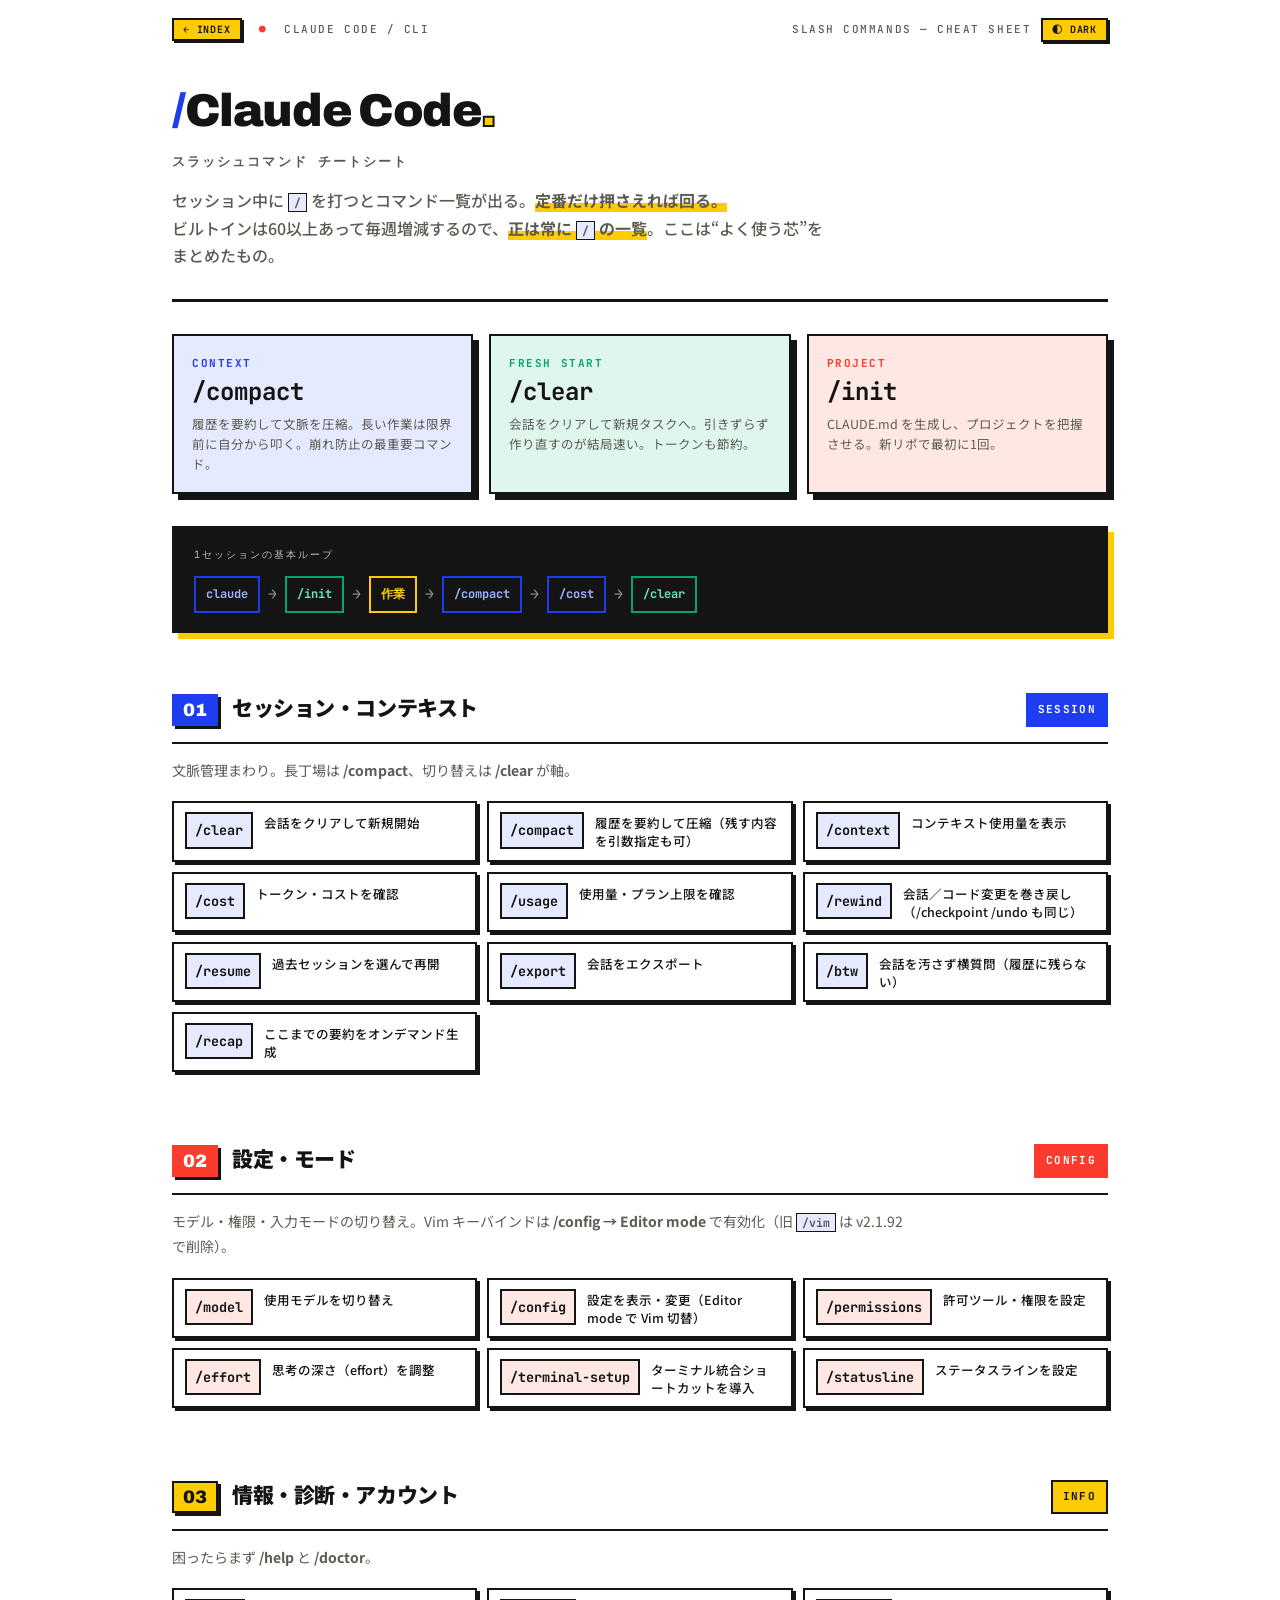
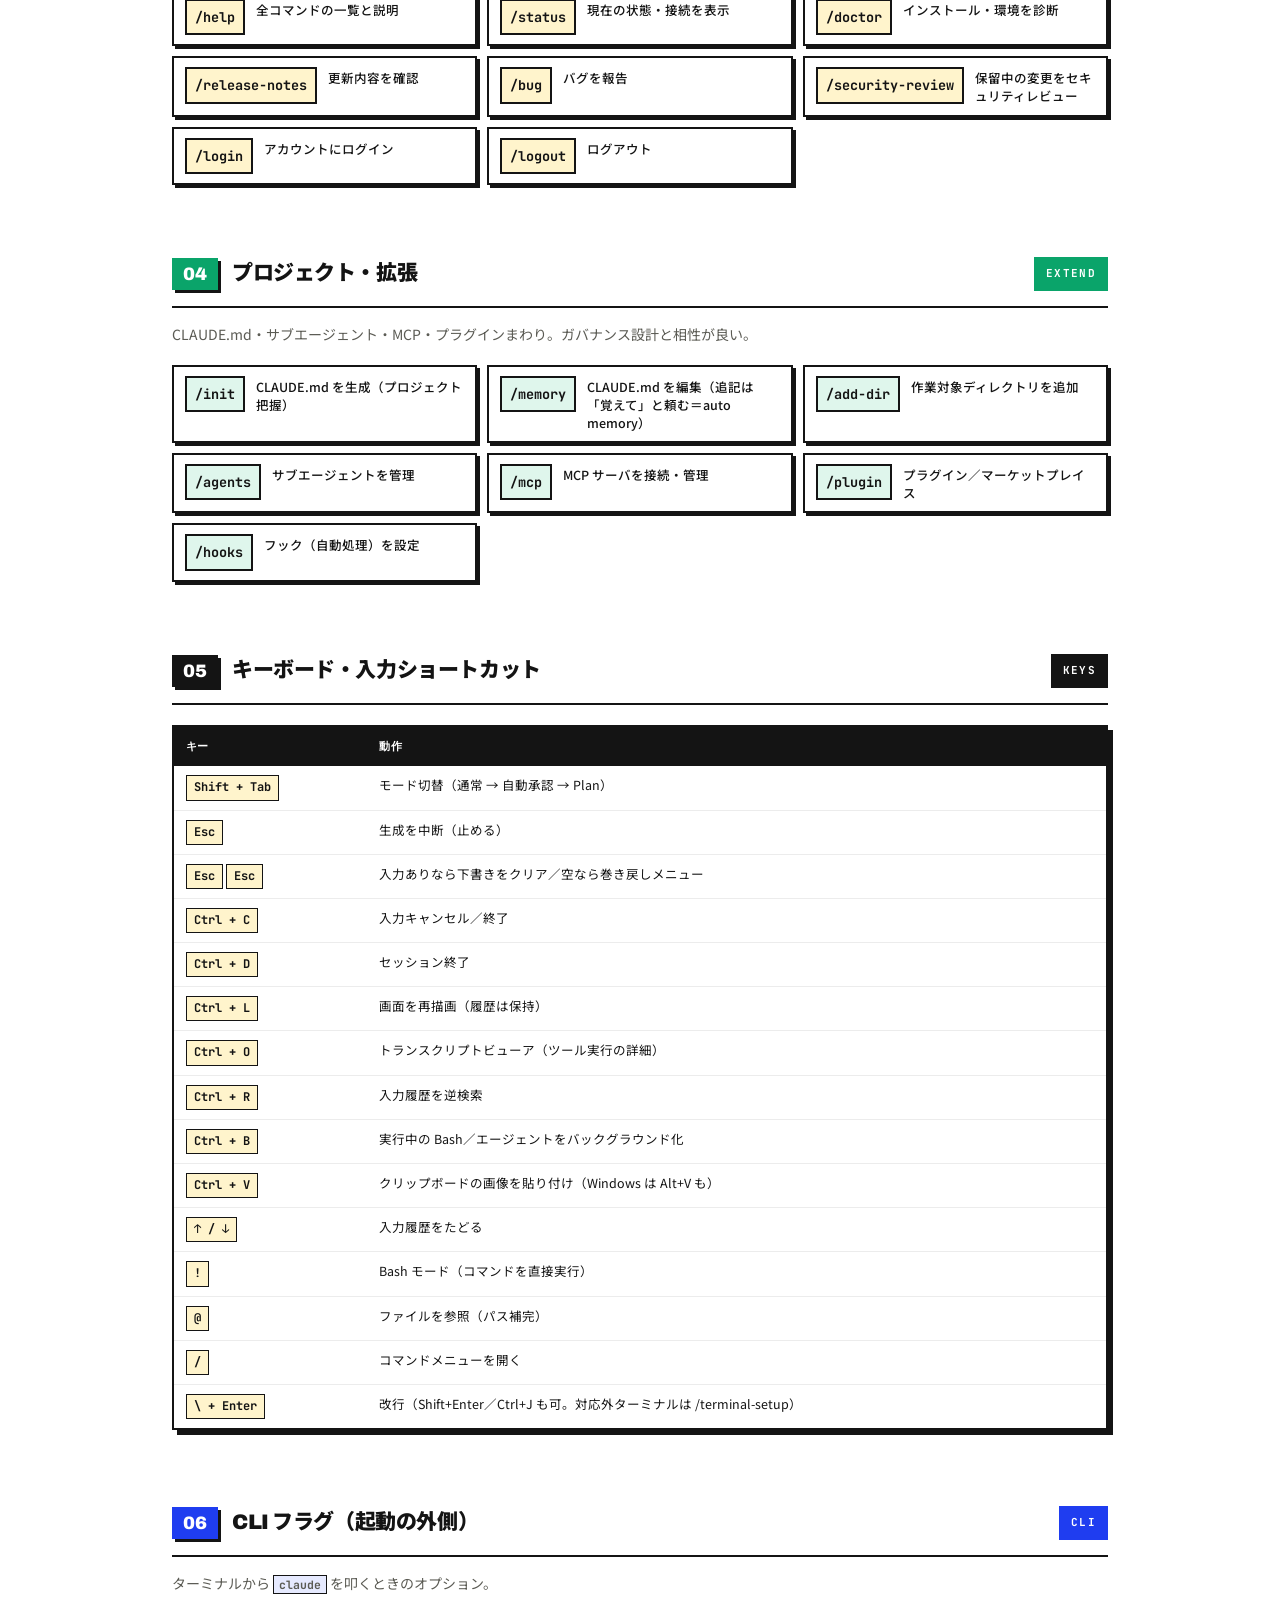
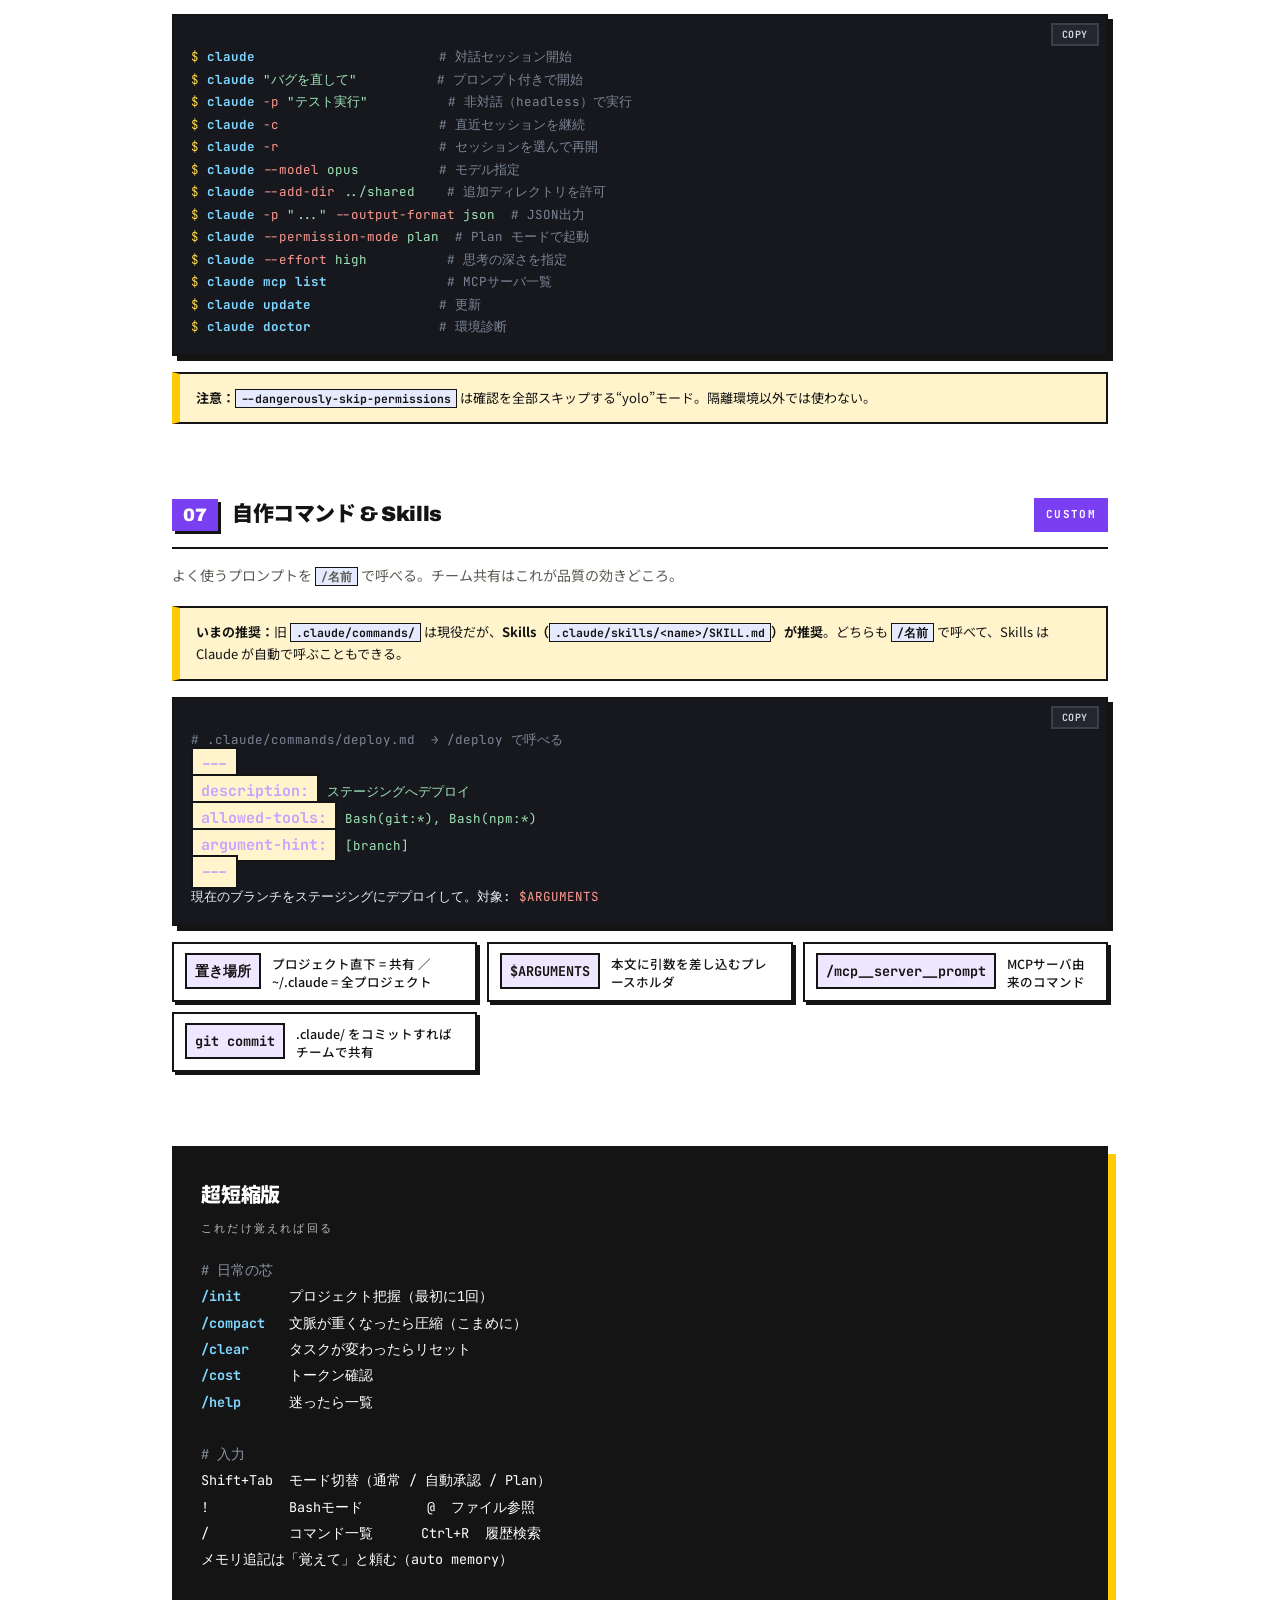
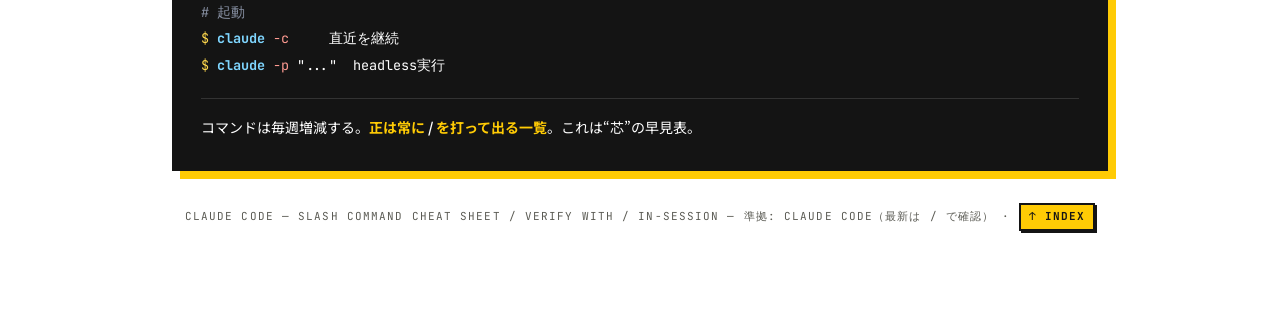
<file: docs/claude-code/claudecode_slash_cheatsheet.html>
<!DOCTYPE html>
<html lang="ja">
<head>
<meta charset="UTF-8">
<meta name="viewport" content="width=device-width, initial-scale=1.0">
<title>Claude Code スラッシュコマンド チートシート</title>
<link rel="preconnect" href="https://fonts.googleapis.com">
<link rel="preconnect" href="https://fonts.gstatic.com" crossorigin>
<link href="https://fonts.googleapis.com/css2?family=Archivo:wght@500;700;900&family=JetBrains+Mono:wght@400;500;700&family=Noto+Sans+JP:wght@400;500;700;900&display=swap" rel="stylesheet">
<link rel="stylesheet" href="../assets/swiss-pop-deck.css">
<style>
  /* ▼ シート固有のみ（標準部品は swiss-pop-deck.css に集約済み） */
  .wrap{max-width:980px;}
  /* hero: 強調クラス .sl ＋ 大きめ lead */
  .hero h1 .sl{color:var(--blue);}
  .hero .lead{font-size:clamp(14px,1.8vw,16px);font-weight:500;line-height:1.7;margin-top:14px;max-width:660px;}
  .hero .lead b{background:linear-gradient(transparent 62%,var(--yellow) 62%);}
  /* mode 配色（青/緑/赤）＋コマンド見出し */
  .mode.m1{background:var(--blue-bg);}.mode.m2{background:var(--green-bg);}.mode.m3{background:var(--red-bg);}
  .mode.m1 .en{color:var(--blue);}.mode.m2 .en{color:var(--green);}.mode.m3 .en{color:var(--red);}
  .mode .cmd{font-family:var(--mono);font-weight:700;font-size:24px;line-height:1;margin:6px 0 10px;}
  /* コマンドグリッド */
  .cmds{display:grid;grid-template-columns:repeat(auto-fill,minmax(230px,1fr));gap:10px;margin:12px 0 14px;}
  .crow{display:flex;align-items:flex-start;gap:11px;border:2px solid var(--ink);background:var(--card);padding:9px 11px;box-shadow:3px 3px 0 var(--ink);transition:transform .12s,box-shadow .12s;}
  .crow:hover{transform:translate(-2px,-2px);box-shadow:5px 5px 0 var(--ink);}
  .slash{font-family:var(--mono);font-weight:700;font-size:13.5px;padding:4px 8px;border:2px solid var(--ink);background:var(--blue-bg);white-space:nowrap;flex-shrink:0;}
  .acc-red .slash{background:var(--red-bg);}
  .acc-yellow .slash{background:var(--yellow-bg);}
  .acc-green .slash{background:var(--green-bg);}
  .acc-purple .slash{background:var(--purple-bg);}
  .crow .lab{font-size:12.5px;font-weight:500;line-height:1.45;padding-top:2px;}
  /* code: コマンド整形のため pre 維持＋構文クラス */
  .code{white-space:pre;}
  .code .c{color:#7c8597;}.code .p{color:#ffd84d;}.code .cmd{color:#7fd6ff;font-weight:700;}.code .opt{color:#ff9b92;}.code .str{color:#9fe6b8;}.code .key{color:#c9a4ff;font-weight:700;}
  /* キーボードキー */
  td kbd,.kbd{font-family:var(--mono);font-weight:700;background:var(--yellow-bg);padding:2px 7px;border:1px solid var(--ink);font-size:12px;white-space:nowrap;display:inline-block;}
  /* final 内コードブロック */
  .final .fcode{font-family:var(--mono);font-size:13.5px;line-height:1.95;white-space:pre;overflow-x:auto;display:block;}
  .final .fcode .p{color:#ffd84d;}.final .fcode .cmd{color:#7fd6ff;font-weight:700;}.final .fcode .opt{color:#ff9b92;}.final .fcode .c{color:#8a93a6;}
  /* シート固有メディア断片 */
  @media (max-width:760px){.cmds{grid-template-columns:1fr;}}
  @media (prefers-reduced-motion:reduce){.crow{transition:none;}}
  @media print{.crow{box-shadow:none;}}
</style>
<link rel="stylesheet" href="../assets/swiss-pop-dark.css">
<script src="../assets/theme.js"></script>
</head>
<body>
<div class="wrap">

  <div class="meta rv">
    <span><a class="back" href="../index.html">← INDEX</a>&nbsp;&nbsp;<span class="dot">●</span>&nbsp; CLAUDE CODE / CLI</span>
    <span>SLASH COMMANDS — CHEAT SHEET</span>
  </div>

  <!-- HERO -->
  <header class="hero rv">
    <h1><span class="sl">/</span>Claude Code<span class="dot">.</span></h1>
    <p class="sub">スラッシュコマンド チートシート</p>
    <p class="lead">セッション中に <span class="icode">/</span> を打つとコマンド一覧が出る。<b>定番だけ押さえれば回る。</b><br>
      ビルトインは60以上あって毎週増減するので、<b>正は常に <span class="icode">/</span> の一覧</b>。ここは“よく使う芯”をまとめたもの。</p>
  </header>

  <!-- DAILY DRIVERS -->
  <div class="modes rv">
    <div class="mode m1">
      <div class="en">CONTEXT</div>
      <div class="cmd">/compact</div>
      <div class="desc">履歴を要約して文脈を圧縮。長い作業は限界前に自分から叩く。崩れ防止の最重要コマンド。</div>
    </div>
    <div class="mode m2">
      <div class="en">FRESH START</div>
      <div class="cmd">/clear</div>
      <div class="desc">会話をクリアして新規タスクへ。引きずらず作り直すのが結局速い。トークンも節約。</div>
    </div>
    <div class="mode m3">
      <div class="en">PROJECT</div>
      <div class="cmd">/init</div>
      <div class="desc">CLAUDE.md を生成し、プロジェクトを把握させる。新リポで最初に1回。</div>
    </div>
  </div>

  <!-- FLOW -->
  <div class="flow rv">
    <div class="flabel">1セッションの基本ループ</div>
    <div class="seq">
      <span class="tok b">claude</span><span class="arr">→</span>
      <span class="tok g">/init</span><span class="arr">→</span>
      <span class="tok y">作業</span><span class="arr">→</span>
      <span class="tok b">/compact</span><span class="arr">→</span>
      <span class="tok b">/cost</span><span class="arr">→</span>
      <span class="tok g">/clear</span>
    </div>
  </div>

  <!-- 01 セッション・コンテキスト -->
  <section class="acc-blue rv">
    <div class="shead"><span class="num">01</span><h2>セッション・コンテキスト</h2><span class="tag">SESSION</span></div>
    <p class="lede">文脈管理まわり。長丁場は <b>/compact</b>、切り替えは <b>/clear</b> が軸。</p>
    <div class="cmds">
      <div class="crow"><span class="slash">/clear</span><span class="lab">会話をクリアして新規開始</span></div>
      <div class="crow"><span class="slash">/compact</span><span class="lab">履歴を要約して圧縮（残す内容を引数指定も可）</span></div>
      <div class="crow"><span class="slash">/context</span><span class="lab">コンテキスト使用量を表示</span></div>
      <div class="crow"><span class="slash">/cost</span><span class="lab">トークン・コストを確認</span></div>
      <div class="crow"><span class="slash">/usage</span><span class="lab">使用量・プラン上限を確認</span></div>
      <div class="crow"><span class="slash">/rewind</span><span class="lab">会話／コード変更を巻き戻し（/checkpoint /undo も同じ）</span></div>
      <div class="crow"><span class="slash">/resume</span><span class="lab">過去セッションを選んで再開</span></div>
      <div class="crow"><span class="slash">/export</span><span class="lab">会話をエクスポート</span></div>
      <div class="crow"><span class="slash">/btw</span><span class="lab">会話を汚さず横質問（履歴に残らない）</span></div>
      <div class="crow"><span class="slash">/recap</span><span class="lab">ここまでの要約をオンデマンド生成</span></div>
    </div>
  </section>

  <!-- 02 設定・モード -->
  <section class="acc-red rv">
    <div class="shead"><span class="num">02</span><h2>設定・モード</h2><span class="tag">CONFIG</span></div>
    <p class="lede">モデル・権限・入力モードの切り替え。Vim キーバインドは <b>/config → Editor mode</b> で有効化（旧 <span class="icode">/vim</span> は v2.1.92 で削除）。</p>
    <div class="cmds">
      <div class="crow"><span class="slash">/model</span><span class="lab">使用モデルを切り替え</span></div>
      <div class="crow"><span class="slash">/config</span><span class="lab">設定を表示・変更（Editor mode で Vim 切替）</span></div>
      <div class="crow"><span class="slash">/permissions</span><span class="lab">許可ツール・権限を設定</span></div>
      <div class="crow"><span class="slash">/effort</span><span class="lab">思考の深さ（effort）を調整</span></div>
      <div class="crow"><span class="slash">/terminal-setup</span><span class="lab">ターミナル統合ショートカットを導入</span></div>
      <div class="crow"><span class="slash">/statusline</span><span class="lab">ステータスラインを設定</span></div>
    </div>
  </section>

  <!-- 03 情報・診断 -->
  <section class="acc-yellow rv">
    <div class="shead"><span class="num">03</span><h2>情報・診断・アカウント</h2><span class="tag">INFO</span></div>
    <p class="lede">困ったらまず <b>/help</b> と <b>/doctor</b>。</p>
    <div class="cmds">
      <div class="crow"><span class="slash">/help</span><span class="lab">全コマンドの一覧と説明</span></div>
      <div class="crow"><span class="slash">/status</span><span class="lab">現在の状態・接続を表示</span></div>
      <div class="crow"><span class="slash">/doctor</span><span class="lab">インストール・環境を診断</span></div>
      <div class="crow"><span class="slash">/release-notes</span><span class="lab">更新内容を確認</span></div>
      <div class="crow"><span class="slash">/bug</span><span class="lab">バグを報告</span></div>
      <div class="crow"><span class="slash">/security-review</span><span class="lab">保留中の変更をセキュリティレビュー</span></div>
      <div class="crow"><span class="slash">/login</span><span class="lab">アカウントにログイン</span></div>
      <div class="crow"><span class="slash">/logout</span><span class="lab">ログアウト</span></div>
    </div>
  </section>

  <!-- 04 プロジェクト・拡張 -->
  <section class="acc-green rv">
    <div class="shead"><span class="num">04</span><h2>プロジェクト・拡張</h2><span class="tag">EXTEND</span></div>
    <p class="lede">CLAUDE.md・サブエージェント・MCP・プラグインまわり。ガバナンス設計と相性が良い。</p>
    <div class="cmds">
      <div class="crow"><span class="slash">/init</span><span class="lab">CLAUDE.md を生成（プロジェクト把握）</span></div>
      <div class="crow"><span class="slash">/memory</span><span class="lab">CLAUDE.md を編集（追記は「覚えて」と頼む＝auto memory）</span></div>
      <div class="crow"><span class="slash">/add-dir</span><span class="lab">作業対象ディレクトリを追加</span></div>
      <div class="crow"><span class="slash">/agents</span><span class="lab">サブエージェントを管理</span></div>
      <div class="crow"><span class="slash">/mcp</span><span class="lab">MCP サーバを接続・管理</span></div>
      <div class="crow"><span class="slash">/plugin</span><span class="lab">プラグイン／マーケットプレイス</span></div>
      <div class="crow"><span class="slash">/hooks</span><span class="lab">フック（自動処理）を設定</span></div>
    </div>
  </section>

  <!-- 05 キーボードショートカット -->
  <section class="acc-ink rv">
    <div class="shead"><span class="num">05</span><h2>キーボード・入力ショートカット</h2><span class="tag">KEYS</span></div>
    <div class="tbl">
      <table>
        <thead><tr><th>キー</th><th>動作</th></tr></thead>
        <tbody>
          <tr><td><span class="kbd">Shift + Tab</span></td><td>モード切替（通常 → 自動承認 → Plan）</td></tr>
          <tr><td><span class="kbd">Esc</span></td><td>生成を中断（止める）</td></tr>
          <tr><td><span class="kbd">Esc</span> <span class="kbd">Esc</span></td><td>入力ありなら下書きをクリア／空なら巻き戻しメニュー</td></tr>
          <tr><td><span class="kbd">Ctrl + C</span></td><td>入力キャンセル／終了</td></tr>
          <tr><td><span class="kbd">Ctrl + D</span></td><td>セッション終了</td></tr>
          <tr><td><span class="kbd">Ctrl + L</span></td><td>画面を再描画（履歴は保持）</td></tr>
          <tr><td><span class="kbd">Ctrl + O</span></td><td>トランスクリプトビューア（ツール実行の詳細）</td></tr>
          <tr><td><span class="kbd">Ctrl + R</span></td><td>入力履歴を逆検索</td></tr>
          <tr><td><span class="kbd">Ctrl + B</span></td><td>実行中の Bash／エージェントをバックグラウンド化</td></tr>
          <tr><td><span class="kbd">Ctrl + V</span></td><td>クリップボードの画像を貼り付け（Windows は Alt+V も）</td></tr>
          <tr><td><span class="kbd">↑ / ↓</span></td><td>入力履歴をたどる</td></tr>
          <tr><td><span class="kbd">!</span></td><td>Bash モード（コマンドを直接実行）</td></tr>
          <tr><td><span class="kbd">@</span></td><td>ファイルを参照（パス補完）</td></tr>
          <tr><td><span class="kbd">/</span></td><td>コマンドメニューを開く</td></tr>
          <tr><td><span class="kbd">\ + Enter</span></td><td>改行（Shift+Enter／Ctrl+J も可。対応外ターミナルは /terminal-setup）</td></tr>
        </tbody>
      </table>
    </div>
  </section>

  <!-- 06 CLIフラグ -->
  <section class="acc-blue rv">
    <div class="shead"><span class="num">06</span><h2>CLI フラグ（起動の外側）</h2><span class="tag">CLI</span></div>
    <p class="lede">ターミナルから <span class="icode">claude</span> を叩くときのオプション。</p>
    <div class="code"><span class="p">$</span> <span class="cmd">claude</span>                       <span class="c"># 対話セッション開始</span>
<span class="p">$</span> <span class="cmd">claude</span> <span class="str">"バグを直して"</span>          <span class="c"># プロンプト付きで開始</span>
<span class="p">$</span> <span class="cmd">claude</span> <span class="opt">-p</span> <span class="str">"テスト実行"</span>          <span class="c"># 非対話（headless）で実行</span>
<span class="p">$</span> <span class="cmd">claude</span> <span class="opt">-c</span>                    <span class="c"># 直近セッションを継続</span>
<span class="p">$</span> <span class="cmd">claude</span> <span class="opt">-r</span>                    <span class="c"># セッションを選んで再開</span>
<span class="p">$</span> <span class="cmd">claude</span> <span class="opt">--model</span> <span class="str">opus</span>          <span class="c"># モデル指定</span>
<span class="p">$</span> <span class="cmd">claude</span> <span class="opt">--add-dir</span> <span class="str">../shared</span>    <span class="c"># 追加ディレクトリを許可</span>
<span class="p">$</span> <span class="cmd">claude</span> <span class="opt">-p</span> <span class="str">"..."</span> <span class="opt">--output-format</span> <span class="str">json</span>  <span class="c"># JSON出力</span>
<span class="p">$</span> <span class="cmd">claude</span> <span class="opt">--permission-mode</span> <span class="str">plan</span>  <span class="c"># Plan モードで起動</span>
<span class="p">$</span> <span class="cmd">claude</span> <span class="opt">--effort</span> <span class="str">high</span>          <span class="c"># 思考の深さを指定</span>
<span class="p">$</span> <span class="cmd">claude</span> <span class="cmd">mcp</span> <span class="cmd">list</span>               <span class="c"># MCPサーバ一覧</span>
<span class="p">$</span> <span class="cmd">claude</span> <span class="cmd">update</span>                <span class="c"># 更新</span>
<span class="p">$</span> <span class="cmd">claude</span> <span class="cmd">doctor</span>                <span class="c"># 環境診断</span></div>
    <div class="note"><b>注意：</b><span class="icode">--dangerously-skip-permissions</span> は確認を全部スキップする“yolo”モード。隔離環境以外では使わない。</div>
  </section>

  <!-- 07 自作コマンド & Skills -->
  <section class="acc-purple rv">
    <div class="shead"><span class="num">07</span><h2>自作コマンド &amp; Skills</h2><span class="tag">CUSTOM</span></div>
    <p class="lede">よく使うプロンプトを <span class="icode">/名前</span> で呼べる。チーム共有はこれが品質の効きどころ。</p>
    <div class="note"><b>いまの推奨：</b>旧 <span class="icode">.claude/commands/</span> は現役だが、<b>Skills（<span class="icode">.claude/skills/&lt;name&gt;/SKILL.md</span>）が推奨</b>。どちらも <span class="icode">/名前</span> で呼べて、Skills は Claude が自動で呼ぶこともできる。</div>
    <div class="code"><span class="c"># .claude/commands/deploy.md  → /deploy で呼べる</span>
<span class="key">---</span>
<span class="key">description:</span> <span class="str">ステージングへデプロイ</span>
<span class="key">allowed-tools:</span> <span class="str">Bash(git:*), Bash(npm:*)</span>
<span class="key">argument-hint:</span> <span class="str">[branch]</span>
<span class="key">---</span>
現在のブランチをステージングにデプロイして。対象: <span class="opt">$ARGUMENTS</span></div>
    <div class="cmds">
      <div class="crow"><span class="slash">置き場所</span><span class="lab">プロジェクト直下 = 共有 ／ ~/.claude = 全プロジェクト</span></div>
      <div class="crow"><span class="slash">$ARGUMENTS</span><span class="lab">本文に引数を差し込むプレースホルダ</span></div>
      <div class="crow"><span class="slash">/mcp__server__prompt</span><span class="lab">MCPサーバ由来のコマンド</span></div>
      <div class="crow"><span class="slash">git commit</span><span class="lab">.claude/ をコミットすればチームで共有</span></div>
    </div>
  </section>

  <!-- FINAL -->
  <div class="final rv">
    <div class="ft">超短縮版</div>
    <div class="fs">これだけ覚えれば回る</div>
    <code class="fcode"><span class="c"># 日常の芯</span>
<span class="cmd">/init</span>      プロジェクト把握（最初に1回）
<span class="cmd">/compact</span>   文脈が重くなったら圧縮（こまめに）
<span class="cmd">/clear</span>     タスクが変わったらリセット
<span class="cmd">/cost</span>      トークン確認
<span class="cmd">/help</span>      迷ったら一覧

<span class="c"># 入力</span>
Shift+Tab  モード切替（通常 / 自動承認 / Plan）
!          Bashモード        @  ファイル参照
/          コマンド一覧      Ctrl+R  履歴検索
メモリ追記は「覚えて」と頼む（auto memory）

<span class="c"># 起動</span>
<span class="p">$</span> <span class="cmd">claude</span> <span class="opt">-c</span>     直近を継続
<span class="p">$</span> <span class="cmd">claude</span> <span class="opt">-p</span> <span class="str">"..."</span>  headless実行</code>
    <p class="conc">コマンドは毎週増減する。<b>正は常に <span style="color:#fff;">/</span> を打って出る一覧</b>。これは“芯”の早見表。</p>
  </div>

  <footer>Claude Code — slash command cheat sheet / verify with / in-session — 準拠: Claude Code（最新は / で確認） · <a href="../index.html">↑ index</a></footer>

</div>
<script>
(function(){
  document.querySelectorAll('.code').forEach(function(block){
    var text = block.innerText;
    var btn = document.createElement('button');
    btn.className = 'copybtn';
    btn.type = 'button';
    btn.textContent = 'copy';
    function done(){ btn.textContent='copied!'; btn.classList.add('done');
      setTimeout(function(){ btn.textContent='copy'; btn.classList.remove('done'); }, 1300); }
    function fallback(){
      var ta=document.createElement('textarea'); ta.value=text;
      ta.style.position='fixed'; ta.style.top='0'; ta.style.opacity='0';
      document.body.appendChild(ta); ta.focus(); ta.select();
      try{ document.execCommand('copy'); done(); }catch(e){ btn.textContent='手動で選択'; }
      document.body.removeChild(ta);
    }
    btn.addEventListener('click', function(){
      try{
        if(navigator.clipboard && navigator.clipboard.writeText){
          navigator.clipboard.writeText(text).then(done, fallback);
        } else { fallback(); }
      }catch(e){ fallback(); }
    });
    block.appendChild(btn);
  });
})();
</script>
</body>
</html>
</file>
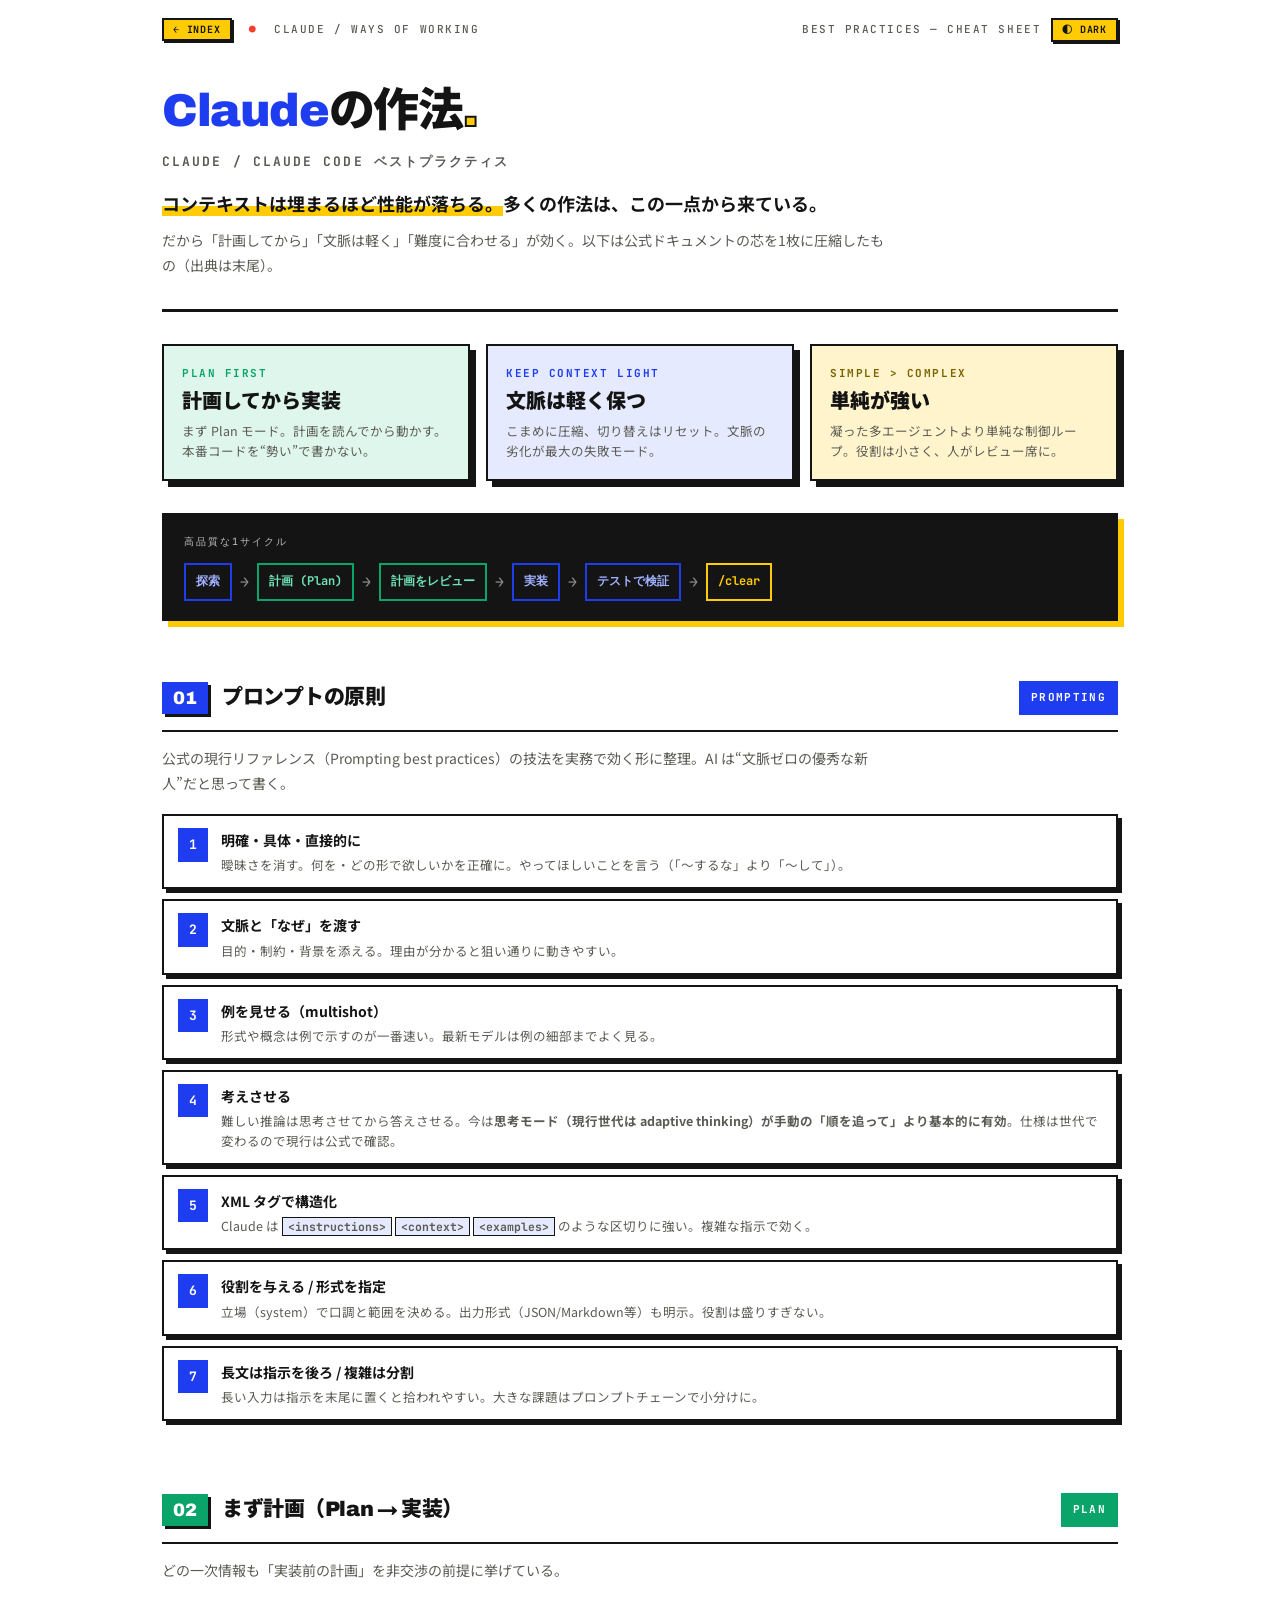
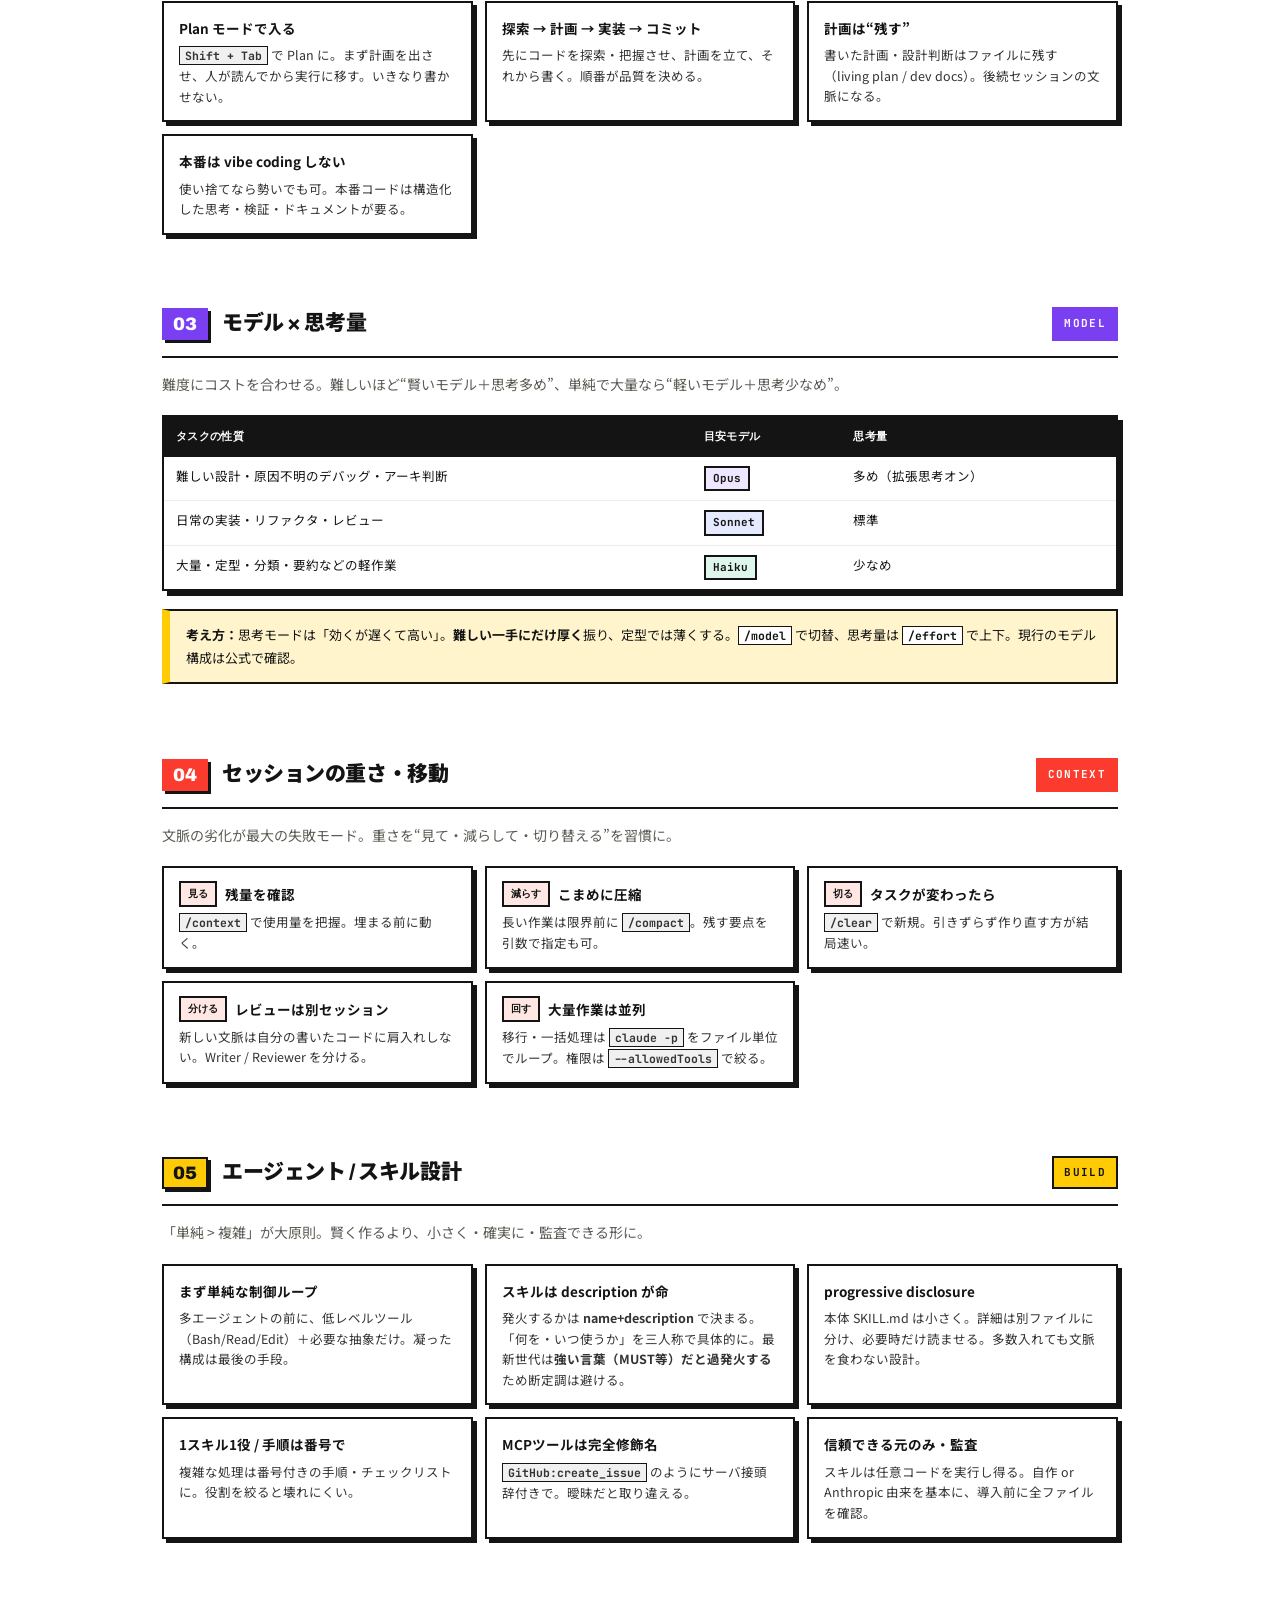
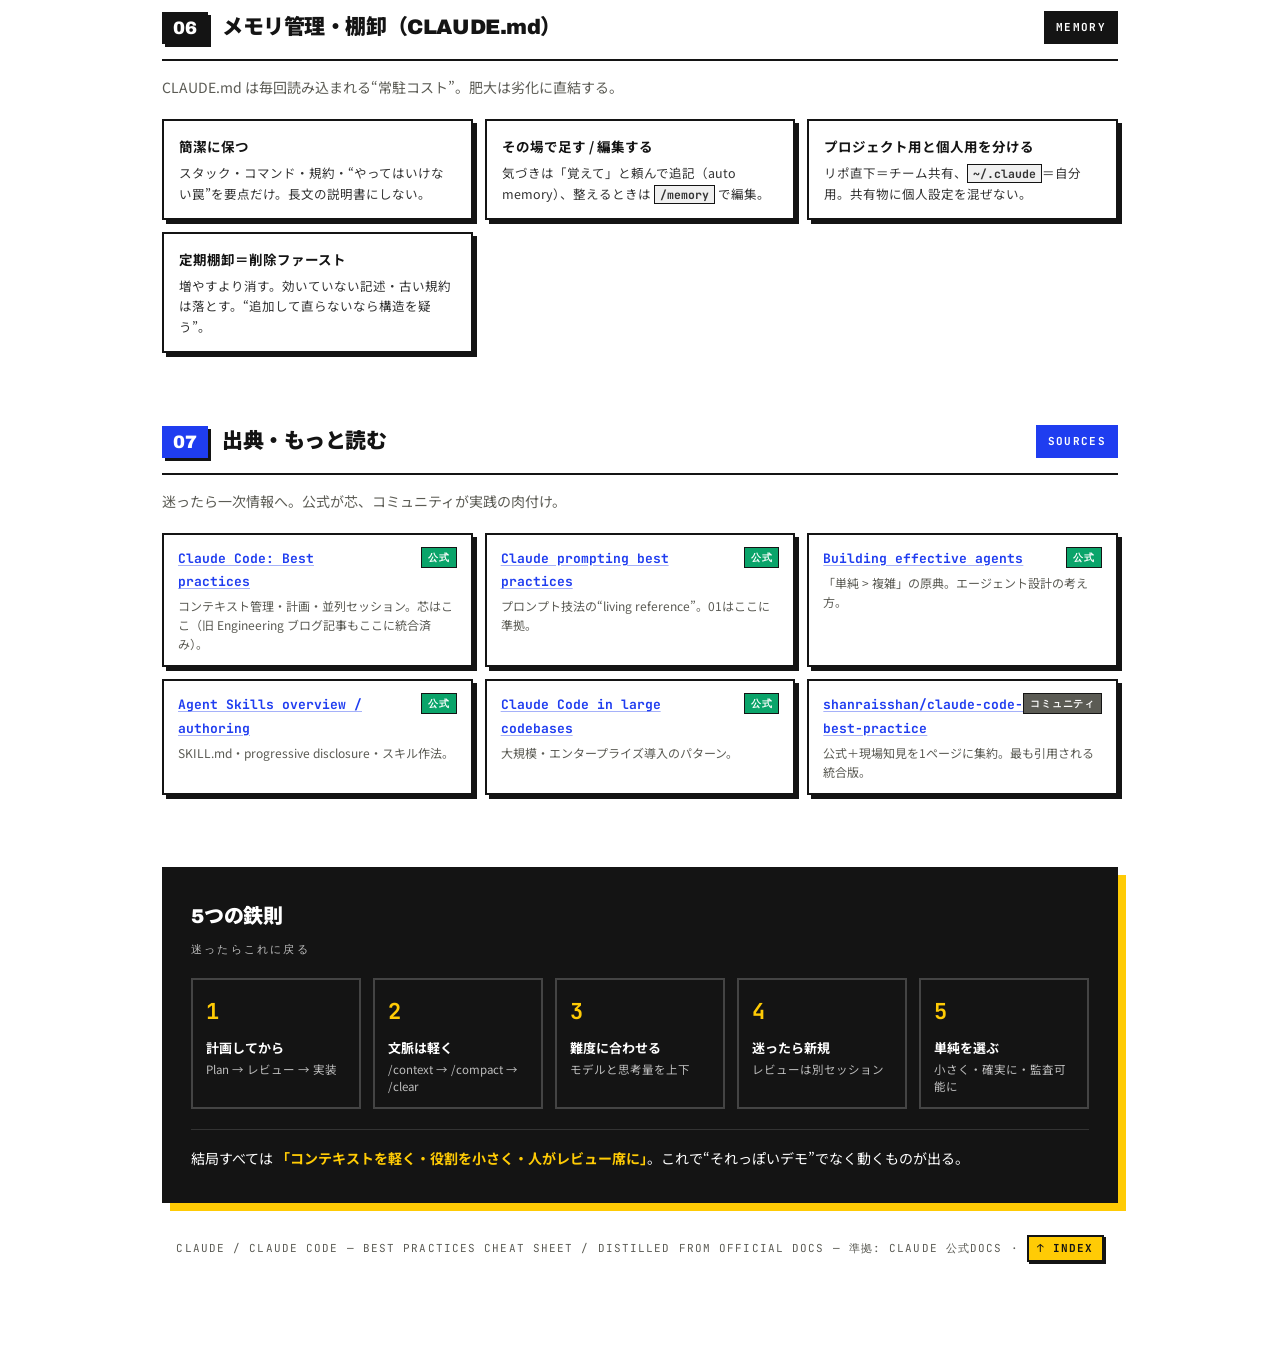
<file: docs/claude/claude_best_practices_cheatsheet.html>
<!DOCTYPE html>
<html lang="ja">
<head>
<meta charset="UTF-8">
<meta name="viewport" content="width=device-width, initial-scale=1.0">
<title>Claude / Claude Code ベストプラクティス チートシート</title>
<link rel="preconnect" href="https://fonts.googleapis.com">
<link rel="preconnect" href="https://fonts.gstatic.com" crossorigin>
<link href="https://fonts.googleapis.com/css2?family=Archivo:wght@500;700;900&family=JetBrains+Mono:wght@400;500;700&family=Noto+Sans+JP:wght@400;500;700;900&display=swap" rel="stylesheet">
<link rel="stylesheet" href="../assets/swiss-pop-deck.css">
<style>
  /* ▼ シート固有のみ（標準部品は swiss-pop-deck.css に集約済み） */
  /* mode 配色（緑/青/黄） */
  .mode.m1{background:var(--green-bg);}.mode.m2{background:var(--blue-bg);}.mode.m3{background:var(--yellow-bg);}
  .mode.m1 .en{color:var(--green);}.mode.m2 .en{color:var(--blue);}.mode.m3 .en{color:#7a6200;}
  /* 優先リスト */
  .plist{display:flex;flex-direction:column;gap:10px;margin:12px 0 14px;}
  .pitem{display:flex;gap:13px;border:2px solid var(--ink);background:var(--card);box-shadow:4px 4px 0 var(--ink);padding:12px 14px;align-items:flex-start;}
  .pitem .pn{font-family:var(--mono);font-weight:700;font-size:13px;background:var(--blue);color:#fff;border:2px solid var(--blue);padding:3px 9px;flex-shrink:0;}
  .pitem .pc{flex:1;}
  .pitem .pt{font-weight:700;font-size:14px;}
  .pitem .pd{font-size:12.5px;color:var(--muted);line-height:1.6;margin-top:2px;}
  .pitem .pd code{font-family:var(--mono);font-weight:700;background:var(--blue-bg);padding:1px 5px;border:1px solid var(--ink);font-size:11.5px;}
  /* カードタイトル内バッジ */
  .gc .gt{display:flex;align-items:center;gap:8px;}
  .gc .gt .b{font-family:var(--mono);font-size:10px;font-weight:700;padding:2px 7px;border:2px solid var(--ink);}
  .acc-red .gc .gt .b{background:var(--red-bg);}
  .acc-yellow .gc .gt .b{background:var(--yellow-bg);}
  /* 表内ピル（採用/出典/ハルシ） */
  .pill.op{background:var(--purple-bg);}.pill.so{background:var(--blue-bg);}.pill.ha{background:var(--green-bg);}
  /* リンクカード */
  .links{display:grid;grid-template-columns:repeat(auto-fill,minmax(300px,1fr));gap:12px;margin:12px 0;}
  .lk{position:relative;border:2px solid var(--ink);background:var(--card);box-shadow:4px 4px 0 var(--ink);padding:12px 14px;}
  .lk a{display:block;padding-right:66px;font-family:var(--mono);font-weight:700;font-size:13px;color:var(--blue);text-decoration:underline;text-decoration-color:rgba(31,61,240,.4);text-underline-offset:2px;word-break:break-word;}
  .lk a:hover{text-decoration-color:var(--blue);}
  .lk .ld{font-size:12px;color:var(--muted);margin-top:4px;line-height:1.55;}
  .lk .off{position:absolute;top:12px;right:14px;white-space:nowrap;font-family:var(--mono);font-size:9.5px;font-weight:700;letter-spacing:.08em;color:#fff;background:var(--green);padding:1px 6px;border:1px solid var(--ink);}
  .lk .com{background:var(--muted);}
  /* final ルールグリッド */
  .rules{display:grid;grid-template-columns:repeat(auto-fit,minmax(150px,1fr));gap:12px;}
  .rule{border:2px solid #444;padding:12px 13px;}
  .rule .rk{font-family:var(--mono);font-weight:700;font-size:22px;color:var(--yellow);}
  .rule .rt{font-size:13px;font-weight:700;margin-top:4px;}
  .rule .rd{font-size:11.5px;color:#bdbdbd;margin-top:2px;line-height:1.5;}
  /* シート固有メディア断片 */
  @media (max-width:760px){.links{grid-template-columns:1fr;}}
  @media print{.pitem,.lk{box-shadow:none;}}
</style>
<link rel="stylesheet" href="../assets/swiss-pop-dark.css">
<script src="../assets/theme.js"></script>
</head>
<body>
<div class="wrap">

  <div class="meta rv">
    <span><a class="back" href="../index.html">← INDEX</a>&nbsp;&nbsp;<span class="dot">●</span>&nbsp; CLAUDE / WAYS OF WORKING</span>
    <span>BEST PRACTICES — CHEAT SHEET</span>
  </div>

  <header class="hero rv">
    <h1><span class="hl">Claude</span>の作法<span class="dot">.</span></h1>
    <p class="sub">Claude / Claude Code ベストプラクティス</p>
    <p class="thesis"><b>コンテキストは埋まるほど性能が落ちる。</b>多くの作法は、この一点から来ている。</p>
    <p class="lead">だから「計画してから」「文脈は軽く」「難度に合わせる」が効く。以下は公式ドキュメントの芯を1枚に圧縮したもの（出典は末尾）。</p>
  </header>

  <!-- CORE MANTRAS -->
  <div class="modes rv">
    <div class="mode m1">
      <div class="en">PLAN FIRST</div>
      <div class="jp">計画してから実装</div>
      <div class="desc">まず Plan モード。計画を読んでから動かす。本番コードを“勢い”で書かない。</div>
    </div>
    <div class="mode m2">
      <div class="en">KEEP CONTEXT LIGHT</div>
      <div class="jp">文脈は軽く保つ</div>
      <div class="desc">こまめに圧縮、切り替えはリセット。文脈の劣化が最大の失敗モード。</div>
    </div>
    <div class="mode m3">
      <div class="en">SIMPLE &gt; COMPLEX</div>
      <div class="jp">単純が強い</div>
      <div class="desc">凝った多エージェントより単純な制御ループ。役割は小さく、人がレビュー席に。</div>
    </div>
  </div>

  <!-- FLOW -->
  <div class="flow rv">
    <div class="flabel">高品質な1サイクル</div>
    <div class="seq">
      <span class="tok b">探索</span><span class="arr">→</span>
      <span class="tok g">計画 (Plan)</span><span class="arr">→</span>
      <span class="tok g">計画をレビュー</span><span class="arr">→</span>
      <span class="tok b">実装</span><span class="arr">→</span>
      <span class="tok b">テストで検証</span><span class="arr">→</span>
      <span class="tok y">/clear</span>
    </div>
  </div>

  <!-- 01 プロンプト -->
  <section class="acc-blue rv">
    <div class="shead"><span class="num">01</span><h2>プロンプトの原則</h2><span class="tag">PROMPTING</span></div>
    <p class="lede">公式の現行リファレンス（Prompting best practices）の技法を実務で効く形に整理。AI は“文脈ゼロの優秀な新人”だと思って書く。</p>
    <div class="plist">
      <div class="pitem"><span class="pn">1</span><div class="pc"><div class="pt">明確・具体・直接的に</div><div class="pd">曖昧さを消す。何を・どの形で欲しいかを正確に。やってほしいことを言う（「〜するな」より「〜して」）。</div></div></div>
      <div class="pitem"><span class="pn">2</span><div class="pc"><div class="pt">文脈と「なぜ」を渡す</div><div class="pd">目的・制約・背景を添える。理由が分かると狙い通りに動きやすい。</div></div></div>
      <div class="pitem"><span class="pn">3</span><div class="pc"><div class="pt">例を見せる（multishot）</div><div class="pd">形式や概念は例で示すのが一番速い。最新モデルは例の細部までよく見る。</div></div></div>
      <div class="pitem"><span class="pn">4</span><div class="pc"><div class="pt">考えさせる</div><div class="pd">難しい推論は思考させてから答えさせる。今は<b>思考モード（現行世代は adaptive thinking）が手動の「順を追って」より基本的に有効</b>。仕様は世代で変わるので現行は公式で確認。</div></div></div>
      <div class="pitem"><span class="pn">5</span><div class="pc"><div class="pt">XML タグで構造化</div><div class="pd">Claude は <code>&lt;instructions&gt;</code> <code>&lt;context&gt;</code> <code>&lt;examples&gt;</code> のような区切りに強い。複雑な指示で効く。</div></div></div>
      <div class="pitem"><span class="pn">6</span><div class="pc"><div class="pt">役割を与える / 形式を指定</div><div class="pd">立場（system）で口調と範囲を決める。出力形式（JSON/Markdown等）も明示。役割は盛りすぎない。</div></div></div>
      <div class="pitem"><span class="pn">7</span><div class="pc"><div class="pt">長文は指示を後ろ / 複雑は分割</div><div class="pd">長い入力は指示を末尾に置くと拾われやすい。大きな課題はプロンプトチェーンで小分けに。</div></div></div>
    </div>
  </section>

  <!-- 02 Plan -->
  <section class="acc-green rv">
    <div class="shead"><span class="num">02</span><h2>まず計画（Plan → 実装）</h2><span class="tag">PLAN</span></div>
    <p class="lede">どの一次情報も「実装前の計画」を非交渉の前提に挙げている。</p>
    <div class="grid">
      <div class="gc"><div class="gt">Plan モードで入る</div><div class="gd"><code>Shift + Tab</code> で Plan に。まず計画を出させ、人が読んでから実行に移す。いきなり書かせない。</div></div>
      <div class="gc"><div class="gt">探索 → 計画 → 実装 → コミット</div><div class="gd">先にコードを探索・把握させ、計画を立て、それから書く。順番が品質を決める。</div></div>
      <div class="gc"><div class="gt">計画は“残す”</div><div class="gd">書いた計画・設計判断はファイルに残す（living plan / dev docs）。後続セッションの文脈になる。</div></div>
      <div class="gc"><div class="gt">本番は vibe coding しない</div><div class="gd">使い捨てなら勢いでも可。本番コードは構造化した思考・検証・ドキュメントが要る。</div></div>
    </div>
  </section>

  <!-- 03 モデル×思考量 -->
  <section class="acc-purple rv">
    <div class="shead"><span class="num">03</span><h2>モデル × 思考量</h2><span class="tag">MODEL</span></div>
    <p class="lede">難度にコストを合わせる。難しいほど“賢いモデル＋思考多め”、単純で大量なら“軽いモデル＋思考少なめ”。</p>
    <div class="tbl">
      <table>
        <thead><tr><th>タスクの性質</th><th>目安モデル</th><th>思考量</th></tr></thead>
        <tbody>
          <tr><td>難しい設計・原因不明のデバッグ・アーキ判断</td><td><span class="pill op">Opus</span></td><td>多め（拡張思考オン）</td></tr>
          <tr><td>日常の実装・リファクタ・レビュー</td><td><span class="pill so">Sonnet</span></td><td>標準</td></tr>
          <tr><td>大量・定型・分類・要約などの軽作業</td><td><span class="pill ha">Haiku</span></td><td>少なめ</td></tr>
        </tbody>
      </table>
    </div>
    <div class="note"><b>考え方：</b>思考モードは「効くが遅くて高い」。<b>難しい一手にだけ厚く</b>振り、定型では薄くする。<code>/model</code> で切替、思考量は <code>/effort</code> で上下。現行のモデル構成は公式で確認。</div>
  </section>

  <!-- 04 セッション -->
  <section class="acc-red rv">
    <div class="shead"><span class="num">04</span><h2>セッションの重さ・移動</h2><span class="tag">CONTEXT</span></div>
    <p class="lede">文脈の劣化が最大の失敗モード。重さを“見て・減らして・切り替える”を習慣に。</p>
    <div class="grid">
      <div class="gc"><div class="gt"><span class="b">見る</span>残量を確認</div><div class="gd"><code>/context</code> で使用量を把握。埋まる前に動く。</div></div>
      <div class="gc"><div class="gt"><span class="b">減らす</span>こまめに圧縮</div><div class="gd">長い作業は限界前に <code>/compact</code>。残す要点を引数で指定も可。</div></div>
      <div class="gc"><div class="gt"><span class="b">切る</span>タスクが変わったら</div><div class="gd"><code>/clear</code> で新規。引きずらず作り直す方が結局速い。</div></div>
      <div class="gc"><div class="gt"><span class="b">分ける</span>レビューは別セッション</div><div class="gd">新しい文脈は自分の書いたコードに肩入れしない。Writer / Reviewer を分ける。</div></div>
      <div class="gc"><div class="gt"><span class="b">回す</span>大量作業は並列</div><div class="gd">移行・一括処理は <code>claude -p</code> をファイル単位でループ。権限は <code>--allowedTools</code> で絞る。</div></div>
    </div>
  </section>

  <!-- 05 エージェント/スキル -->
  <section class="acc-yellow rv">
    <div class="shead"><span class="num">05</span><h2>エージェント / スキル設計</h2><span class="tag">BUILD</span></div>
    <p class="lede">「単純 &gt; 複雑」が大原則。賢く作るより、小さく・確実に・監査できる形に。</p>
    <div class="grid">
      <div class="gc"><div class="gt">まず単純な制御ループ</div><div class="gd">多エージェントの前に、低レベルツール（Bash/Read/Edit）＋必要な抽象だけ。凝った構成は最後の手段。</div></div>
      <div class="gc"><div class="gt">スキルは description が命</div><div class="gd">発火するかは <b>name+description</b> で決まる。「何を・いつ使うか」を三人称で具体的に。最新世代は<b>強い言葉（MUST等）だと過発火する</b>ため断定調は避ける。</div></div>
      <div class="gc"><div class="gt">progressive disclosure</div><div class="gd">本体 SKILL.md は小さく。詳細は別ファイルに分け、必要時だけ読ませる。多数入れても文脈を食わない設計。</div></div>
      <div class="gc"><div class="gt">1スキル1役 / 手順は番号で</div><div class="gd">複雑な処理は番号付きの手順・チェックリストに。役割を絞ると壊れにくい。</div></div>
      <div class="gc"><div class="gt">MCPツールは完全修飾名</div><div class="gd"><code>GitHub:create_issue</code> のようにサーバ接頭辞付きで。曖昧だと取り違える。</div></div>
      <div class="gc"><div class="gt">信頼できる元のみ・監査</div><div class="gd">スキルは任意コードを実行し得る。自作 or Anthropic 由来を基本に、導入前に全ファイルを確認。</div></div>
    </div>
  </section>

  <!-- 06 メモリ -->
  <section class="acc-ink rv">
    <div class="shead"><span class="num">06</span><h2>メモリ管理・棚卸（CLAUDE.md）</h2><span class="tag">MEMORY</span></div>
    <p class="lede">CLAUDE.md は毎回読み込まれる“常駐コスト”。肥大は劣化に直結する。</p>
    <div class="grid">
      <div class="gc"><div class="gt">簡潔に保つ</div><div class="gd">スタック・コマンド・規約・“やってはいけない罠”を要点だけ。長文の説明書にしない。</div></div>
      <div class="gc"><div class="gt">その場で足す / 編集する</div><div class="gd">気づきは「覚えて」と頼んで追記（auto memory）、整えるときは <code>/memory</code> で編集。</div></div>
      <div class="gc"><div class="gt">プロジェクト用と個人用を分ける</div><div class="gd">リポ直下＝チーム共有、<code>~/.claude</code>＝自分用。共有物に個人設定を混ぜない。</div></div>
      <div class="gc"><div class="gt">定期棚卸＝削除ファースト</div><div class="gd">増やすより消す。効いていない記述・古い規約は落とす。“追加して直らないなら構造を疑う”。</div></div>
    </div>
  </section>

  <!-- 07 出典 -->
  <section class="acc-blue rv">
    <div class="shead"><span class="num">07</span><h2>出典・もっと読む</h2><span class="tag">SOURCES</span></div>
    <p class="lede">迷ったら一次情報へ。公式が芯、コミュニティが実践の肉付け。</p>
    <div class="links">
      <div class="lk"><a href="https://code.claude.com/docs/en/best-practices" target="_blank" rel="noopener">Claude Code: Best practices</a><span class="off">公式</span><div class="ld">コンテキスト管理・計画・並列セッション。芯はここ（旧 Engineering ブログ記事もここに統合済み）。</div></div>
      <div class="lk"><a href="https://platform.claude.com/docs/en/build-with-claude/prompt-engineering/claude-prompting-best-practices" target="_blank" rel="noopener">Claude prompting best practices</a><span class="off">公式</span><div class="ld">プロンプト技法の“living reference”。01はここに準拠。</div></div>
      <div class="lk"><a href="https://www.anthropic.com/engineering/building-effective-agents" target="_blank" rel="noopener">Building effective agents</a><span class="off">公式</span><div class="ld">「単純 &gt; 複雑」の原典。エージェント設計の考え方。</div></div>
      <div class="lk"><a href="https://platform.claude.com/docs/en/agents-and-tools/agent-skills/overview" target="_blank" rel="noopener">Agent Skills overview / authoring</a><span class="off">公式</span><div class="ld">SKILL.md・progressive disclosure・スキル作法。</div></div>
      <div class="lk"><a href="https://claude.com/blog/how-claude-code-works-in-large-codebases-best-practices-and-where-to-start" target="_blank" rel="noopener">Claude Code in large codebases</a><span class="off">公式</span><div class="ld">大規模・エンタープライズ導入のパターン。</div></div>
      <div class="lk"><a href="https://github.com/shanraisshan/claude-code-best-practice" target="_blank" rel="noopener">shanraisshan/claude-code-best-practice</a><span class="off com">コミュニティ</span><div class="ld">公式＋現場知見を1ページに集約。最も引用される統合版。</div></div>
    </div>
  </section>

  <!-- FINAL -->
  <div class="final rv">
    <div class="ft">5つの鉄則</div>
    <div class="fs">迷ったらこれに戻る</div>
    <div class="rules">
      <div class="rule"><div class="rk">1</div><div class="rt">計画してから</div><div class="rd">Plan → レビュー → 実装</div></div>
      <div class="rule"><div class="rk">2</div><div class="rt">文脈は軽く</div><div class="rd">/context → /compact → /clear</div></div>
      <div class="rule"><div class="rk">3</div><div class="rt">難度に合わせる</div><div class="rd">モデルと思考量を上下</div></div>
      <div class="rule"><div class="rk">4</div><div class="rt">迷ったら新規</div><div class="rd">レビューは別セッション</div></div>
      <div class="rule"><div class="rk">5</div><div class="rt">単純を選ぶ</div><div class="rd">小さく・確実に・監査可能に</div></div>
    </div>
    <p class="conc">結局すべては <b>「コンテキストを軽く・役割を小さく・人がレビュー席に」</b>。これで“それっぽいデモ”でなく動くものが出る。</p>
  </div>

  <footer>Claude / Claude Code — best practices cheat sheet / distilled from official docs — 準拠: Claude 公式docs · <a href="../index.html">↑ index</a></footer>

</div>
</body>
</html>
</file>
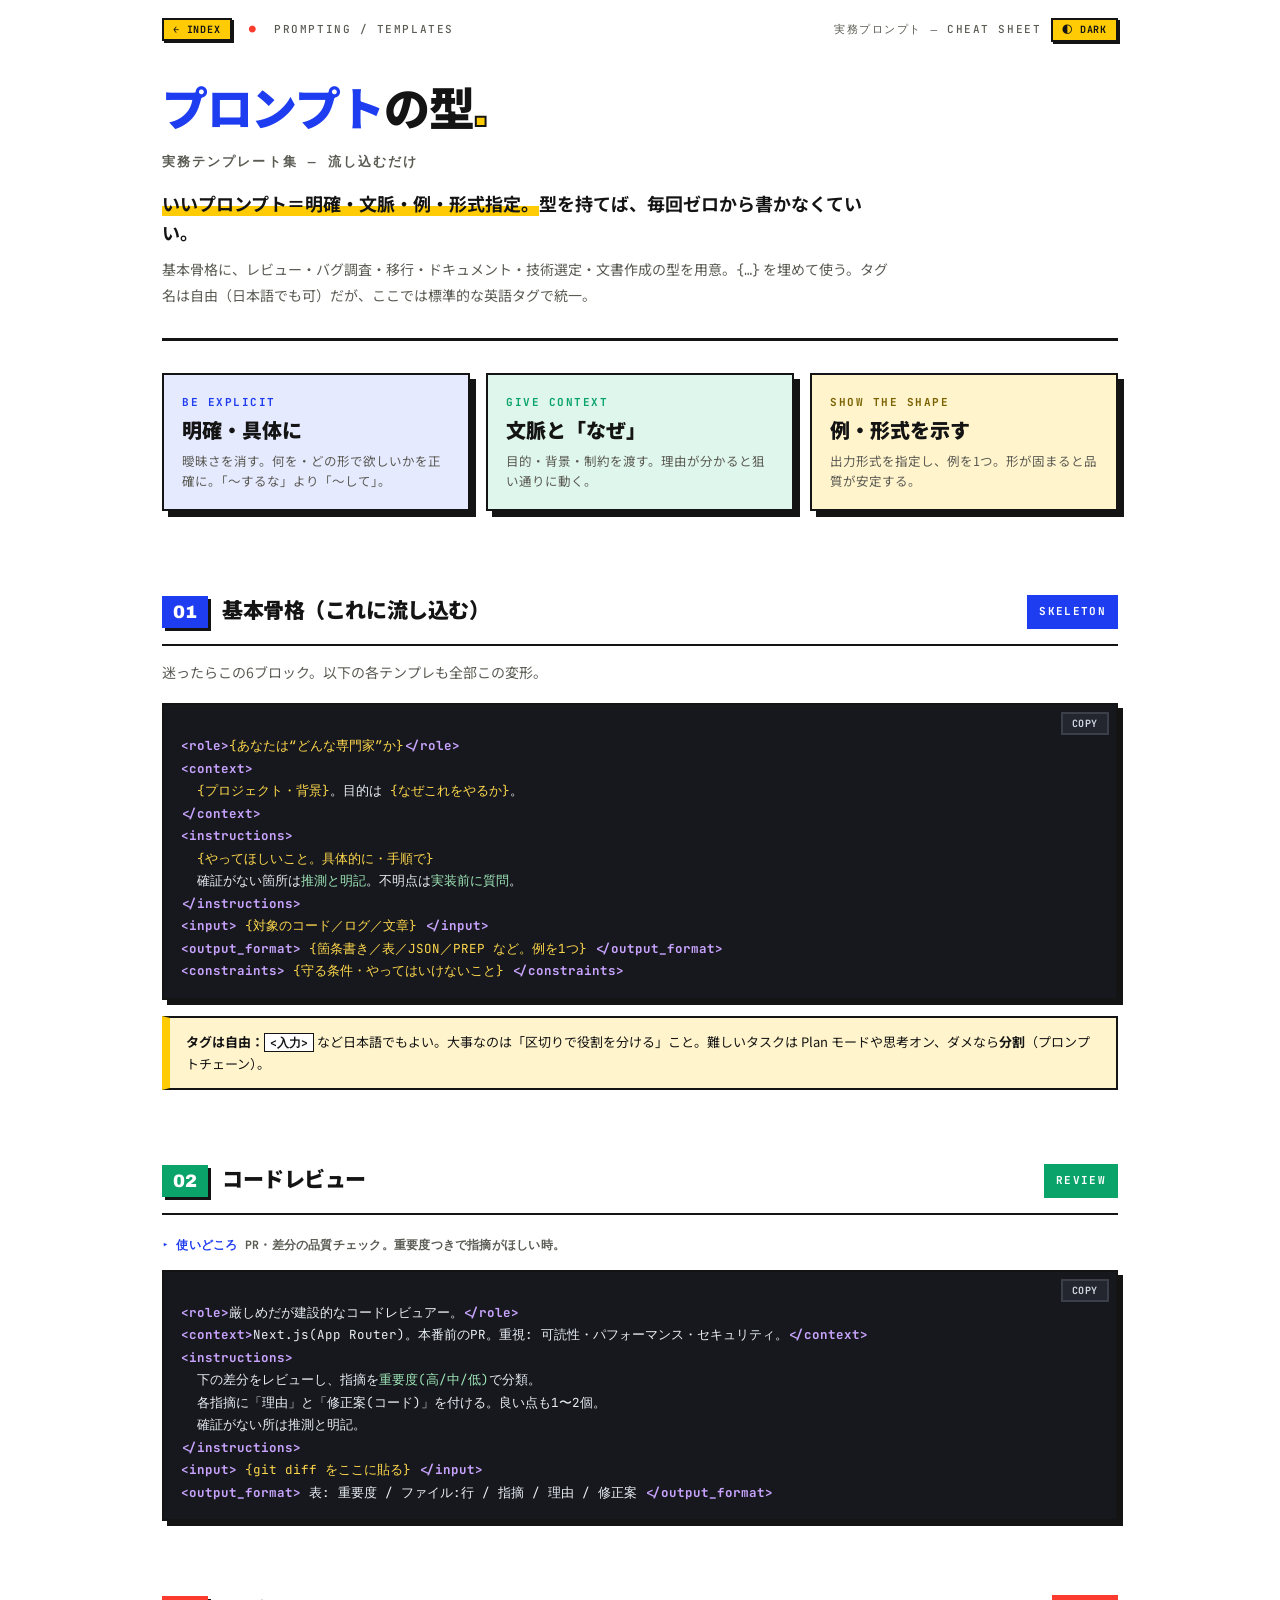
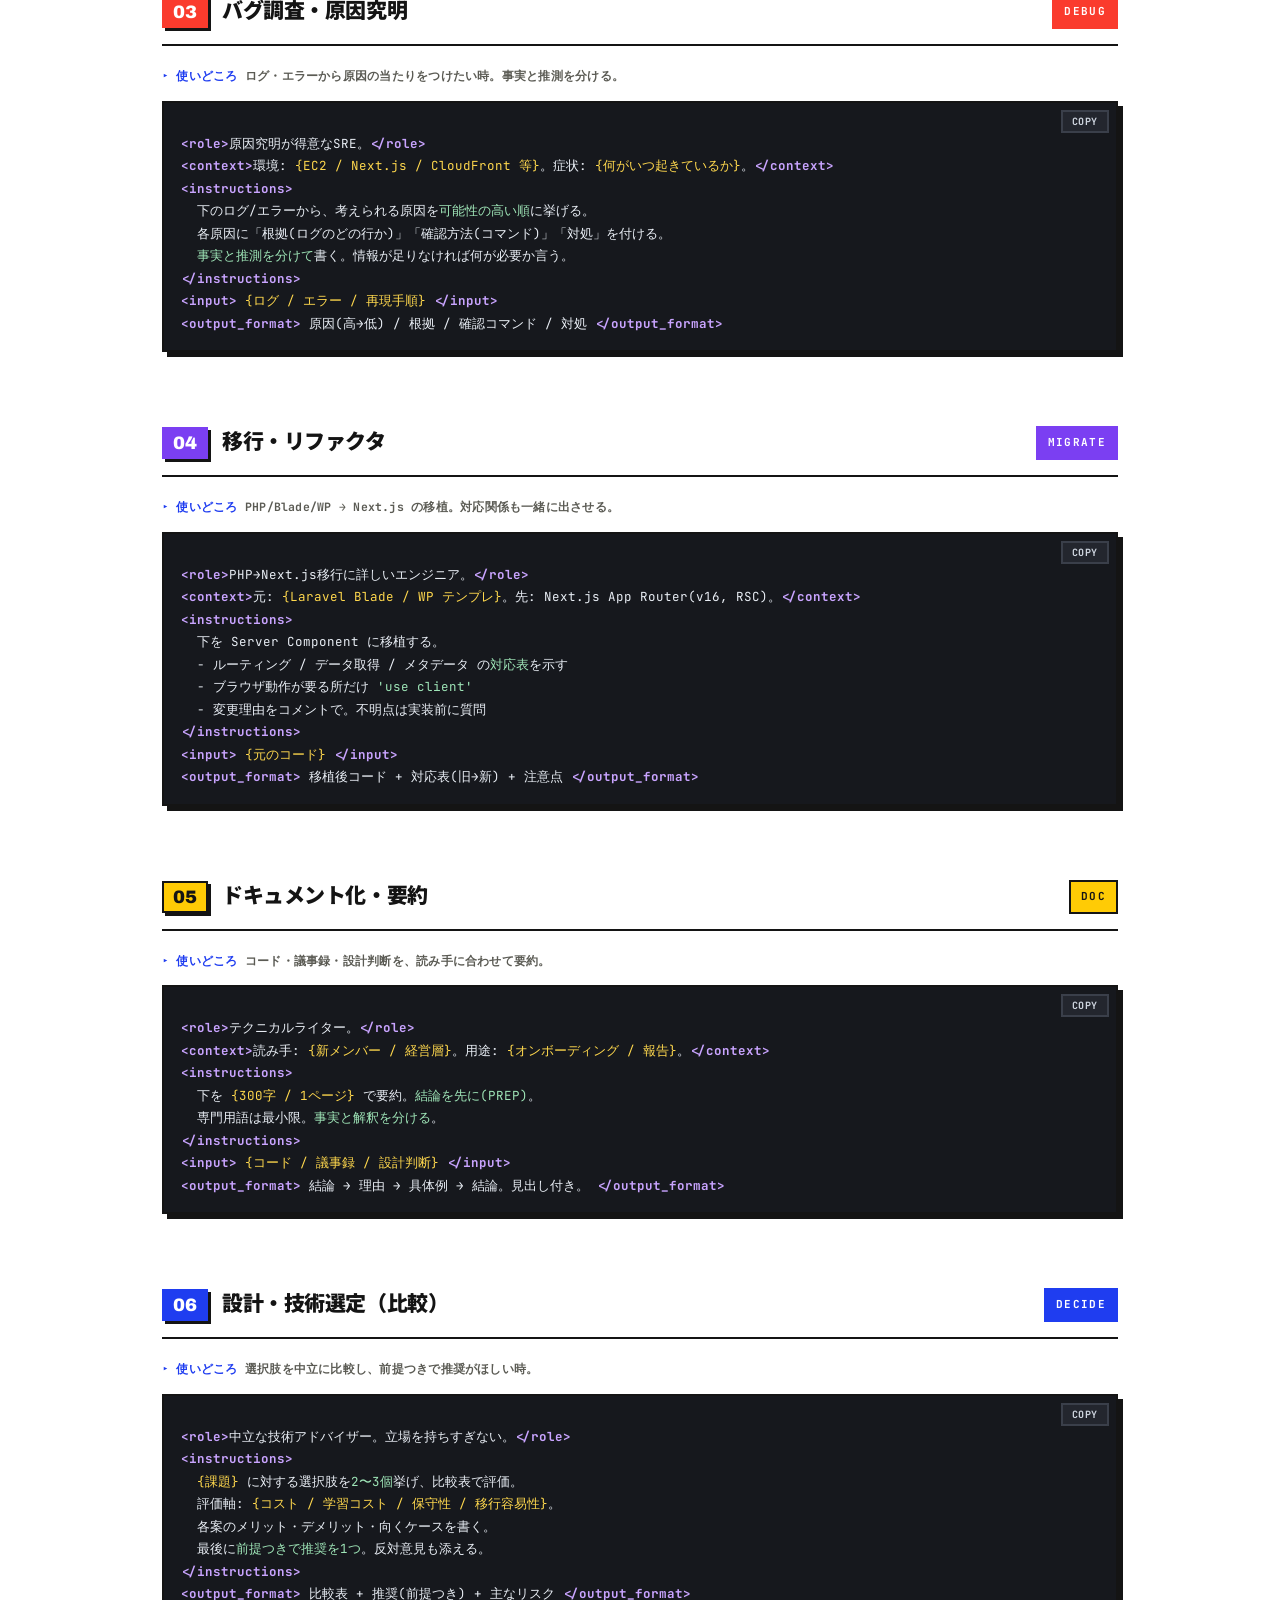
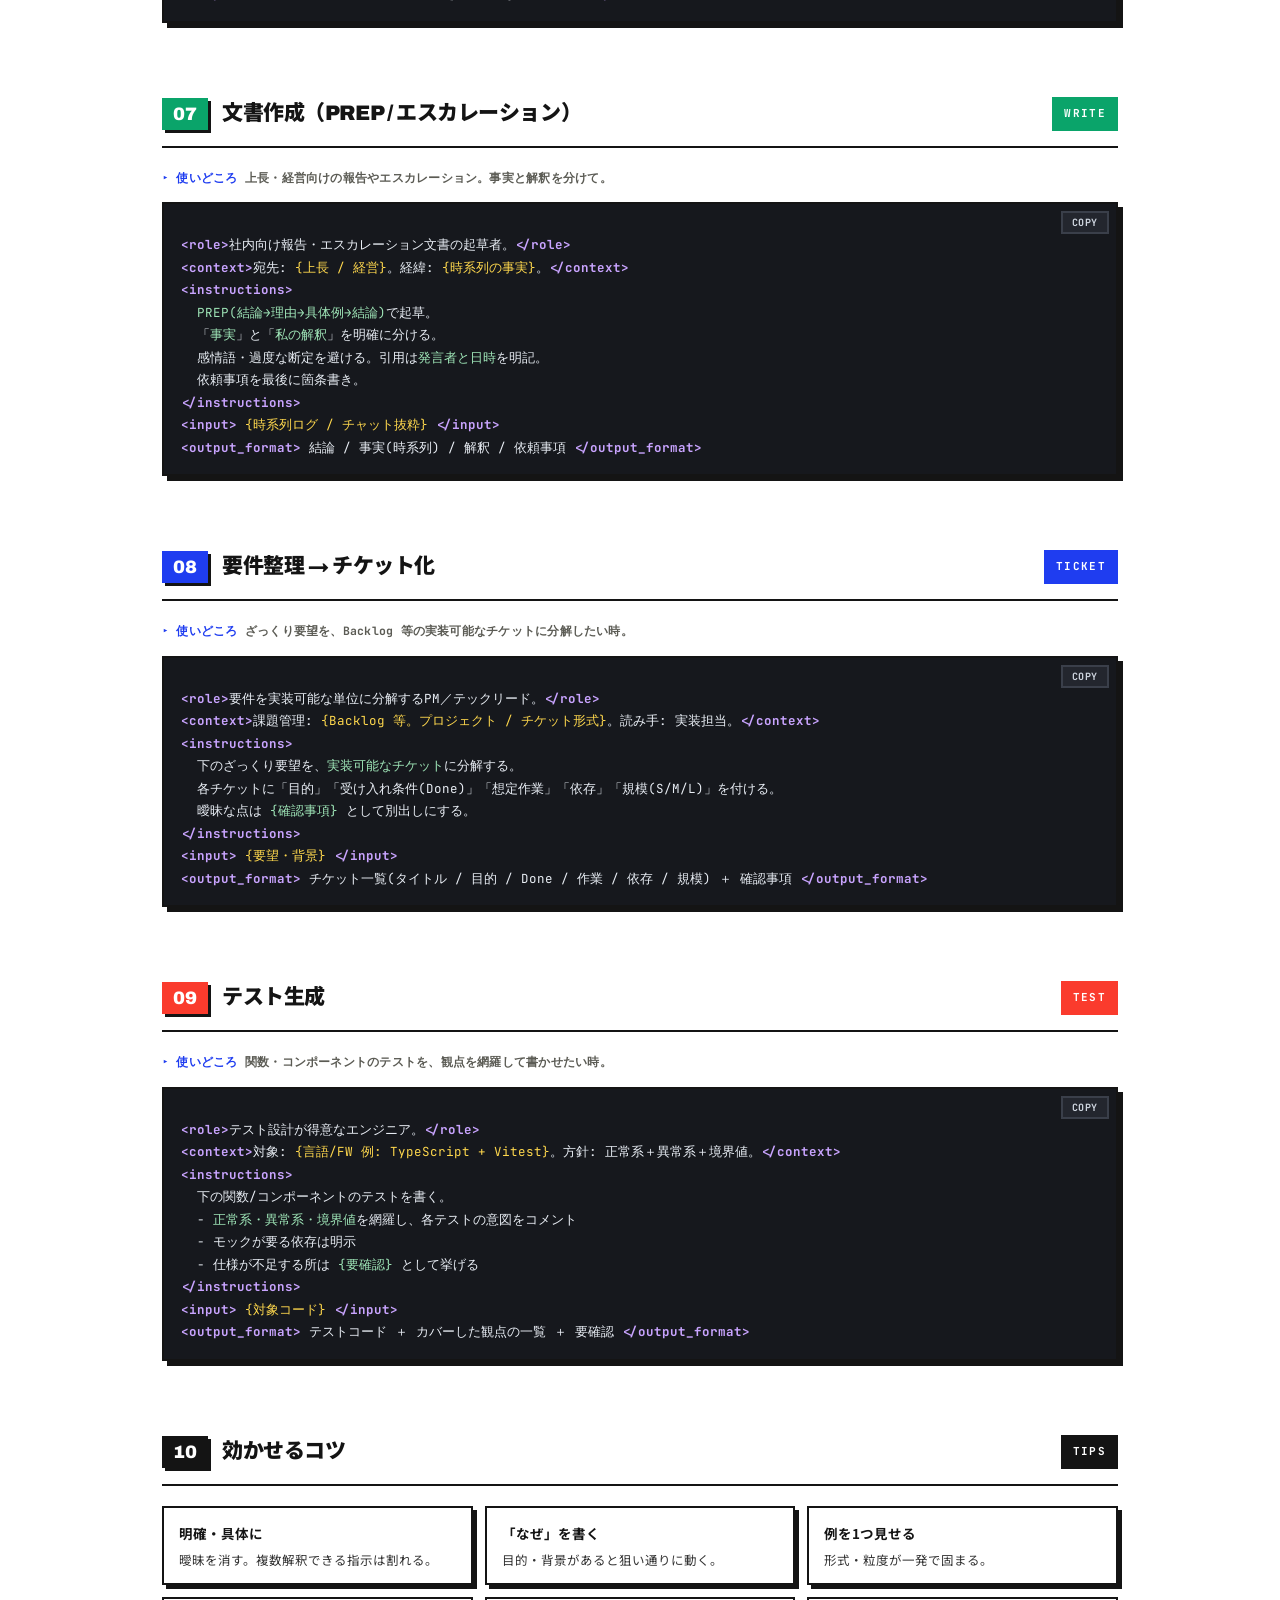
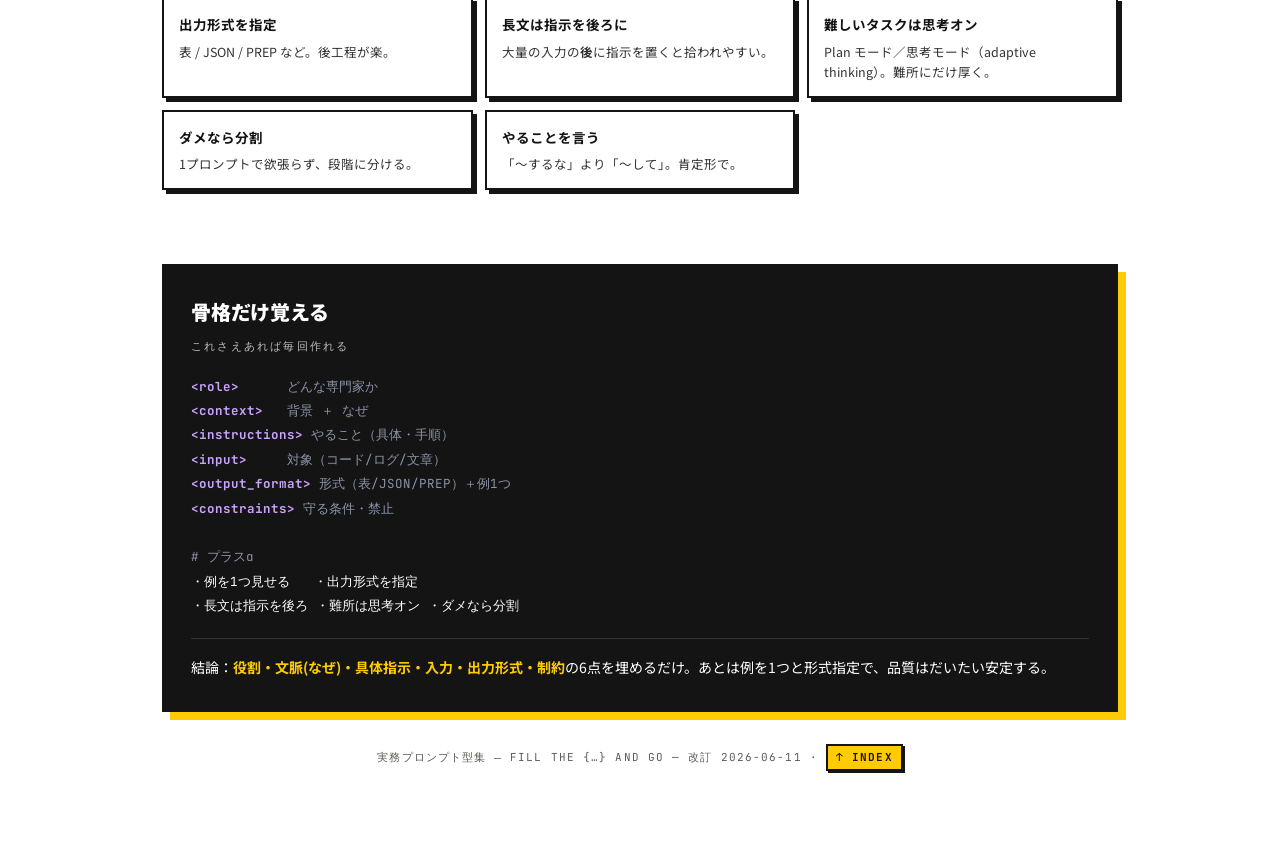
<file: docs/claude/prompt_templates_cheatsheet.html>
<!DOCTYPE html>
<html lang="ja">
<head>
<meta charset="UTF-8">
<meta name="viewport" content="width=device-width, initial-scale=1.0">
<title>実務プロンプト型集</title>
<link rel="preconnect" href="https://fonts.googleapis.com">
<link rel="preconnect" href="https://fonts.gstatic.com" crossorigin>
<link href="https://fonts.googleapis.com/css2?family=Archivo:wght@500;700;900&family=JetBrains+Mono:wght@400;500;700&family=Noto+Sans+JP:wght@400;500;700;900&display=swap" rel="stylesheet">
<link rel="stylesheet" href="../assets/swiss-pop-deck.css">
<style>
  /* ▼ シート固有のみ（標準部品は swiss-pop-deck.css に集約済み） */
  /* mode 配色（青/緑/黄） */
  .mode.m1{background:var(--blue-bg);}.mode.m2{background:var(--green-bg);}.mode.m3{background:var(--yellow-bg);}
  .mode.m1 .en{color:var(--blue);}.mode.m2 .en{color:var(--green);}.mode.m3 .en{color:#7a6200;}
  /* 「使いどころ」ラベル */
  .use{font-family:var(--mono);font-size:11.5px;font-weight:700;color:var(--muted);margin:0 0 8px;letter-spacing:.02em;}
  .use::before{content:"▸ 使いどころ ";color:var(--blue);}
  /* code 構文（t=タグ v=プレースホルダ e=強調） */
  .code .t{color:#c9a4ff;font-weight:700;}.code .v{color:#ffd84d;}.code .e{color:#9fe6b8;}
  /* final 内のコードブロック */
  .final .fcode{font-family:var(--mono);font-size:12.5px;line-height:1.95;white-space:pre-wrap;display:block;}
  .final .fcode .t{color:#c9a4ff;font-weight:700;}.final .fcode .c{color:#8a93a6;}.final .fcode .y{color:#ffd84d;}
</style>
<link rel="stylesheet" href="../assets/swiss-pop-dark.css">
<script src="../assets/theme.js"></script>
</head>
<body>
<div class="wrap">

  <div class="meta rv">
    <span><a class="back" href="../index.html">← INDEX</a>&nbsp;&nbsp;<span class="dot">●</span>&nbsp; PROMPTING / TEMPLATES</span>
    <span>実務プロンプト ― CHEAT SHEET</span>
  </div>

  <header class="hero rv">
    <h1><span class="hl">プロンプト</span>の型<span class="dot">.</span></h1>
    <p class="sub">実務テンプレート集 ― 流し込むだけ</p>
    <p class="thesis"><b>いいプロンプト＝明確・文脈・例・形式指定。</b>型を持てば、毎回ゼロから書かなくていい。</p>
    <p class="lead">基本骨格に、レビュー・バグ調査・移行・ドキュメント・技術選定・文書作成の型を用意。<span style="font-family:var(--mono)">{…}</span> を埋めて使う。タグ名は自由（日本語でも可）だが、ここでは標準的な英語タグで統一。</p>
  </header>

  <!-- PRINCIPLES -->
  <div class="modes rv">
    <div class="mode m1">
      <div class="en">BE EXPLICIT</div>
      <div class="jp">明確・具体に</div>
      <div class="desc">曖昧さを消す。何を・どの形で欲しいかを正確に。「〜するな」より「〜して」。</div>
    </div>
    <div class="mode m2">
      <div class="en">GIVE CONTEXT</div>
      <div class="jp">文脈と「なぜ」</div>
      <div class="desc">目的・背景・制約を渡す。理由が分かると狙い通りに動く。</div>
    </div>
    <div class="mode m3">
      <div class="en">SHOW THE SHAPE</div>
      <div class="jp">例・形式を示す</div>
      <div class="desc">出力形式を指定し、例を1つ。形が固まると品質が安定する。</div>
    </div>
  </div>

  <!-- 01 基本骨格 -->
  <section class="acc-blue rv">
    <div class="shead"><span class="num">01</span><h2>基本骨格（これに流し込む）</h2><span class="tag">SKELETON</span></div>
    <p class="lede">迷ったらこの6ブロック。以下の各テンプレも全部この変形。</p>
    <div class="code"><span class="t">&lt;role&gt;</span><span class="v">{あなたは“どんな専門家”か}</span><span class="t">&lt;/role&gt;</span>
<span class="t">&lt;context&gt;</span>
  <span class="v">{プロジェクト・背景}</span>。目的は <span class="v">{なぜこれをやるか}</span>。
<span class="t">&lt;/context&gt;</span>
<span class="t">&lt;instructions&gt;</span>
  <span class="v">{やってほしいこと。具体的に・手順で}</span>
  確証がない箇所は<span class="e">推測と明記</span>。不明点は<span class="e">実装前に質問</span>。
<span class="t">&lt;/instructions&gt;</span>
<span class="t">&lt;input&gt;</span> <span class="v">{対象のコード／ログ／文章}</span> <span class="t">&lt;/input&gt;</span>
<span class="t">&lt;output_format&gt;</span> <span class="v">{箇条書き／表／JSON／PREP など。例を1つ}</span> <span class="t">&lt;/output_format&gt;</span>
<span class="t">&lt;constraints&gt;</span> <span class="v">{守る条件・やってはいけないこと}</span> <span class="t">&lt;/constraints&gt;</span></div>
    <div class="note"><b>タグは自由：</b><code>&lt;入力&gt;</code> など日本語でもよい。大事なのは「区切りで役割を分ける」こと。難しいタスクは Plan モードや思考オン、ダメなら<b>分割</b>（プロンプトチェーン）。</div>
  </section>

  <!-- 02 レビュー -->
  <section class="acc-green rv">
    <div class="shead"><span class="num">02</span><h2>コードレビュー</h2><span class="tag">REVIEW</span></div>
    <p class="use">PR・差分の品質チェック。重要度つきで指摘がほしい時。</p>
    <div class="code"><span class="t">&lt;role&gt;</span>厳しめだが建設的なコードレビュアー。<span class="t">&lt;/role&gt;</span>
<span class="t">&lt;context&gt;</span>Next.js(App Router)。本番前のPR。重視: 可読性・パフォーマンス・セキュリティ。<span class="t">&lt;/context&gt;</span>
<span class="t">&lt;instructions&gt;</span>
  下の差分をレビューし、指摘を<span class="e">重要度(高/中/低)</span>で分類。
  各指摘に「理由」と「修正案(コード)」を付ける。良い点も1〜2個。
  確証がない所は推測と明記。
<span class="t">&lt;/instructions&gt;</span>
<span class="t">&lt;input&gt;</span> <span class="v">{git diff をここに貼る}</span> <span class="t">&lt;/input&gt;</span>
<span class="t">&lt;output_format&gt;</span> 表: 重要度 / ファイル:行 / 指摘 / 理由 / 修正案 <span class="t">&lt;/output_format&gt;</span></div>
  </section>

  <!-- 03 バグ調査 -->
  <section class="acc-red rv">
    <div class="shead"><span class="num">03</span><h2>バグ調査・原因究明</h2><span class="tag">DEBUG</span></div>
    <p class="use">ログ・エラーから原因の当たりをつけたい時。事実と推測を分ける。</p>
    <div class="code"><span class="t">&lt;role&gt;</span>原因究明が得意なSRE。<span class="t">&lt;/role&gt;</span>
<span class="t">&lt;context&gt;</span>環境: <span class="v">{EC2 / Next.js / CloudFront 等}</span>。症状: <span class="v">{何がいつ起きているか}</span>。<span class="t">&lt;/context&gt;</span>
<span class="t">&lt;instructions&gt;</span>
  下のログ/エラーから、考えられる原因を<span class="e">可能性の高い順</span>に挙げる。
  各原因に「根拠(ログのどの行か)」「確認方法(コマンド)」「対処」を付ける。
  <span class="e">事実と推測を分けて</span>書く。情報が足りなければ何が必要か言う。
<span class="t">&lt;/instructions&gt;</span>
<span class="t">&lt;input&gt;</span> <span class="v">{ログ / エラー / 再現手順}</span> <span class="t">&lt;/input&gt;</span>
<span class="t">&lt;output_format&gt;</span> 原因(高→低) / 根拠 / 確認コマンド / 対処 <span class="t">&lt;/output_format&gt;</span></div>
  </section>

  <!-- 04 移行・リファクタ -->
  <section class="acc-purple rv">
    <div class="shead"><span class="num">04</span><h2>移行・リファクタ</h2><span class="tag">MIGRATE</span></div>
    <p class="use">PHP/Blade/WP → Next.js の移植。対応関係も一緒に出させる。</p>
    <div class="code"><span class="t">&lt;role&gt;</span>PHP→Next.js移行に詳しいエンジニア。<span class="t">&lt;/role&gt;</span>
<span class="t">&lt;context&gt;</span>元: <span class="v">{Laravel Blade / WP テンプレ}</span>。先: Next.js App Router(v16, RSC)。<span class="t">&lt;/context&gt;</span>
<span class="t">&lt;instructions&gt;</span>
  下を Server Component に移植する。
  - ルーティング / データ取得 / メタデータ の<span class="e">対応表</span>を示す
  - ブラウザ動作が要る所だけ <span class="e">'use client'</span>
  - 変更理由をコメントで。不明点は実装前に質問
<span class="t">&lt;/instructions&gt;</span>
<span class="t">&lt;input&gt;</span> <span class="v">{元のコード}</span> <span class="t">&lt;/input&gt;</span>
<span class="t">&lt;output_format&gt;</span> 移植後コード + 対応表(旧→新) + 注意点 <span class="t">&lt;/output_format&gt;</span></div>
  </section>

  <!-- 05 ドキュメント化 -->
  <section class="acc-yellow rv">
    <div class="shead"><span class="num">05</span><h2>ドキュメント化・要約</h2><span class="tag">DOC</span></div>
    <p class="use">コード・議事録・設計判断を、読み手に合わせて要約。</p>
    <div class="code"><span class="t">&lt;role&gt;</span>テクニカルライター。<span class="t">&lt;/role&gt;</span>
<span class="t">&lt;context&gt;</span>読み手: <span class="v">{新メンバー / 経営層}</span>。用途: <span class="v">{オンボーディング / 報告}</span>。<span class="t">&lt;/context&gt;</span>
<span class="t">&lt;instructions&gt;</span>
  下を <span class="v">{300字 / 1ページ}</span> で要約。<span class="e">結論を先に(PREP)</span>。
  専門用語は最小限。<span class="e">事実と解釈を分ける</span>。
<span class="t">&lt;/instructions&gt;</span>
<span class="t">&lt;input&gt;</span> <span class="v">{コード / 議事録 / 設計判断}</span> <span class="t">&lt;/input&gt;</span>
<span class="t">&lt;output_format&gt;</span> 結論 → 理由 → 具体例 → 結論。見出し付き。 <span class="t">&lt;/output_format&gt;</span></div>
  </section>

  <!-- 06 技術選定 -->
  <section class="acc-blue rv">
    <div class="shead"><span class="num">06</span><h2>設計・技術選定（比較）</h2><span class="tag">DECIDE</span></div>
    <p class="use">選択肢を中立に比較し、前提つきで推奨がほしい時。</p>
    <div class="code"><span class="t">&lt;role&gt;</span>中立な技術アドバイザー。立場を持ちすぎない。<span class="t">&lt;/role&gt;</span>
<span class="t">&lt;instructions&gt;</span>
  <span class="v">{課題}</span> に対する選択肢を<span class="e">2〜3個</span>挙げ、比較表で評価。
  評価軸: <span class="v">{コスト / 学習コスト / 保守性 / 移行容易性}</span>。
  各案のメリット・デメリット・向くケースを書く。
  最後に<span class="e">前提つきで推奨を1つ</span>。反対意見も添える。
<span class="t">&lt;/instructions&gt;</span>
<span class="t">&lt;output_format&gt;</span> 比較表 + 推奨(前提つき) + 主なリスク <span class="t">&lt;/output_format&gt;</span></div>
  </section>

  <!-- 07 文書作成 -->
  <section class="acc-green rv">
    <div class="shead"><span class="num">07</span><h2>文書作成（PREP / エスカレーション）</h2><span class="tag">WRITE</span></div>
    <p class="use">上長・経営向けの報告やエスカレーション。事実と解釈を分けて。</p>
    <div class="code"><span class="t">&lt;role&gt;</span>社内向け報告・エスカレーション文書の起草者。<span class="t">&lt;/role&gt;</span>
<span class="t">&lt;context&gt;</span>宛先: <span class="v">{上長 / 経営}</span>。経緯: <span class="v">{時系列の事実}</span>。<span class="t">&lt;/context&gt;</span>
<span class="t">&lt;instructions&gt;</span>
  <span class="e">PREP(結論→理由→具体例→結論)</span>で起草。
  「<span class="e">事実</span>」と「<span class="e">私の解釈</span>」を明確に分ける。
  感情語・過度な断定を避ける。引用は<span class="e">発言者と日時</span>を明記。
  依頼事項を最後に箇条書き。
<span class="t">&lt;/instructions&gt;</span>
<span class="t">&lt;input&gt;</span> <span class="v">{時系列ログ / チャット抜粋}</span> <span class="t">&lt;/input&gt;</span>
<span class="t">&lt;output_format&gt;</span> 結論 / 事実(時系列) / 解釈 / 依頼事項 <span class="t">&lt;/output_format&gt;</span></div>
  </section>

  <!-- 08 要件→チケット -->
  <section class="acc-blue rv">
    <div class="shead"><span class="num">08</span><h2>要件整理 → チケット化</h2><span class="tag">TICKET</span></div>
    <p class="use">ざっくり要望を、Backlog 等の実装可能なチケットに分解したい時。</p>
    <div class="code"><span class="t">&lt;role&gt;</span>要件を実装可能な単位に分解するPM／テックリード。<span class="t">&lt;/role&gt;</span>
<span class="t">&lt;context&gt;</span>課題管理: <span class="v">{Backlog 等。プロジェクト / チケット形式}</span>。読み手: 実装担当。<span class="t">&lt;/context&gt;</span>
<span class="t">&lt;instructions&gt;</span>
  下のざっくり要望を、<span class="e">実装可能なチケット</span>に分解する。
  各チケットに「目的」「受け入れ条件(Done)」「想定作業」「依存」「規模(S/M/L)」を付ける。
  曖昧な点は <span class="e">{確認事項}</span> として別出しにする。
<span class="t">&lt;/instructions&gt;</span>
<span class="t">&lt;input&gt;</span> <span class="v">{要望・背景}</span> <span class="t">&lt;/input&gt;</span>
<span class="t">&lt;output_format&gt;</span> チケット一覧(タイトル / 目的 / Done / 作業 / 依存 / 規模) ＋ 確認事項 <span class="t">&lt;/output_format&gt;</span></div>
  </section>

  <!-- 09 テスト生成 -->
  <section class="acc-red rv">
    <div class="shead"><span class="num">09</span><h2>テスト生成</h2><span class="tag">TEST</span></div>
    <p class="use">関数・コンポーネントのテストを、観点を網羅して書かせたい時。</p>
    <div class="code"><span class="t">&lt;role&gt;</span>テスト設計が得意なエンジニア。<span class="t">&lt;/role&gt;</span>
<span class="t">&lt;context&gt;</span>対象: <span class="v">{言語/FW 例: TypeScript + Vitest}</span>。方針: 正常系＋異常系＋境界値。<span class="t">&lt;/context&gt;</span>
<span class="t">&lt;instructions&gt;</span>
  下の関数/コンポーネントのテストを書く。
  - <span class="e">正常系・異常系・境界値</span>を網羅し、各テストの意図をコメント
  - モックが要る依存は明示
  - 仕様が不足する所は <span class="e">{要確認}</span> として挙げる
<span class="t">&lt;/instructions&gt;</span>
<span class="t">&lt;input&gt;</span> <span class="v">{対象コード}</span> <span class="t">&lt;/input&gt;</span>
<span class="t">&lt;output_format&gt;</span> テストコード ＋ カバーした観点の一覧 ＋ 要確認 <span class="t">&lt;/output_format&gt;</span></div>
  </section>

  <!-- 10 効かせるコツ -->
  <section class="acc-ink rv">
    <div class="shead"><span class="num">10</span><h2>効かせるコツ</h2><span class="tag">TIPS</span></div>
    <div class="grid">
      <div class="gc"><div class="gt">明確・具体に</div><div class="gd">曖昧を消す。複数解釈できる指示は割れる。</div></div>
      <div class="gc"><div class="gt">「なぜ」を書く</div><div class="gd">目的・背景があると狙い通りに動く。</div></div>
      <div class="gc"><div class="gt">例を1つ見せる</div><div class="gd">形式・粒度が一発で固まる。</div></div>
      <div class="gc"><div class="gt">出力形式を指定</div><div class="gd">表 / JSON / PREP など。後工程が楽。</div></div>
      <div class="gc"><div class="gt">長文は指示を後ろに</div><div class="gd">大量の入力の<b>後</b>に指示を置くと拾われやすい。</div></div>
      <div class="gc"><div class="gt">難しいタスクは思考オン</div><div class="gd">Plan モード／思考モード（adaptive thinking）。難所にだけ厚く。</div></div>
      <div class="gc"><div class="gt">ダメなら分割</div><div class="gd">1プロンプトで欲張らず、段階に分ける。</div></div>
      <div class="gc"><div class="gt">やることを言う</div><div class="gd">「〜するな」より「〜して」。肯定形で。</div></div>
    </div>
  </section>

  <!-- FINAL -->
  <div class="final rv">
    <div class="ft">骨格だけ覚える</div>
    <div class="fs">これさえあれば毎回作れる</div>
    <code class="fcode"><span class="t">&lt;role&gt;</span>      <span class="c">どんな専門家か</span>
<span class="t">&lt;context&gt;</span>   <span class="c">背景 ＋ なぜ</span>
<span class="t">&lt;instructions&gt;</span> <span class="c">やること（具体・手順）</span>
<span class="t">&lt;input&gt;</span>     <span class="c">対象（コード/ログ/文章）</span>
<span class="t">&lt;output_format&gt;</span> <span class="c">形式（表/JSON/PREP）＋例1つ</span>
<span class="t">&lt;constraints&gt;</span> <span class="c">守る条件・禁止</span>

<span class="c"># プラスα</span>
・例を1つ見せる   ・出力形式を指定
・長文は指示を後ろ ・難所は思考オン ・ダメなら分割</code>
    <p class="conc">結論：<b>役割・文脈(なぜ)・具体指示・入力・出力形式・制約</b>の6点を埋めるだけ。あとは例を1つと形式指定で、品質はだいたい安定する。</p>
  </div>

  <footer>実務プロンプト型集 ― fill the {…} and go — 改訂 2026-06-11 · <a href="../index.html">↑ index</a></footer>

</div>
<script>
(function(){
  document.querySelectorAll('.code').forEach(function(block){
    var text = block.innerText;
    var btn = document.createElement('button');
    btn.className = 'copybtn';
    btn.type = 'button';
    btn.textContent = 'copy';
    function done(){ btn.textContent='copied!'; btn.classList.add('done');
      setTimeout(function(){ btn.textContent='copy'; btn.classList.remove('done'); }, 1300); }
    function fallback(){
      var ta=document.createElement('textarea'); ta.value=text;
      ta.style.position='fixed'; ta.style.top='0'; ta.style.opacity='0';
      document.body.appendChild(ta); ta.focus(); ta.select();
      try{ document.execCommand('copy'); done(); }catch(e){ btn.textContent='手動で選択'; }
      document.body.removeChild(ta);
    }
    btn.addEventListener('click', function(){
      try{
        if(navigator.clipboard && navigator.clipboard.writeText){
          navigator.clipboard.writeText(text).then(done, fallback);
        } else { fallback(); }
      }catch(e){ fallback(); }
    });
    block.appendChild(btn);
  });
})();
</script>
</body>
</html>
</file>
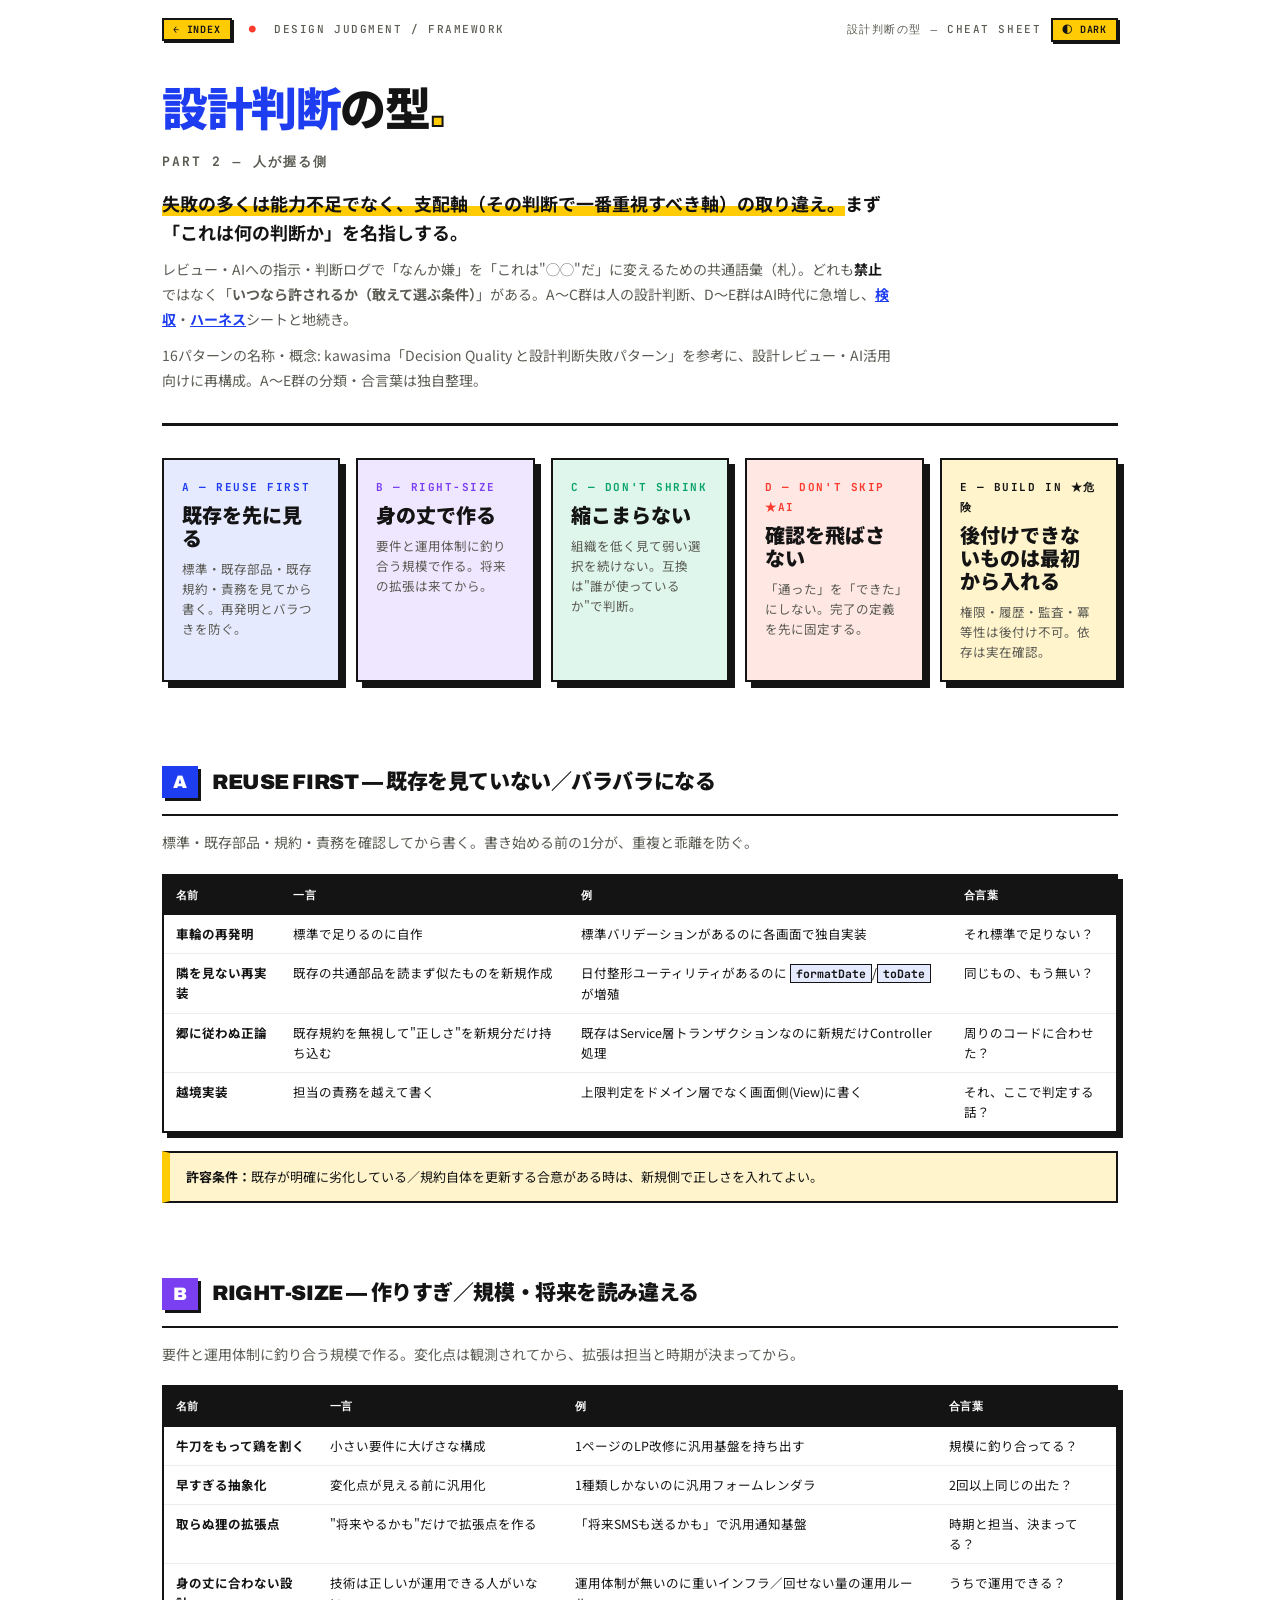
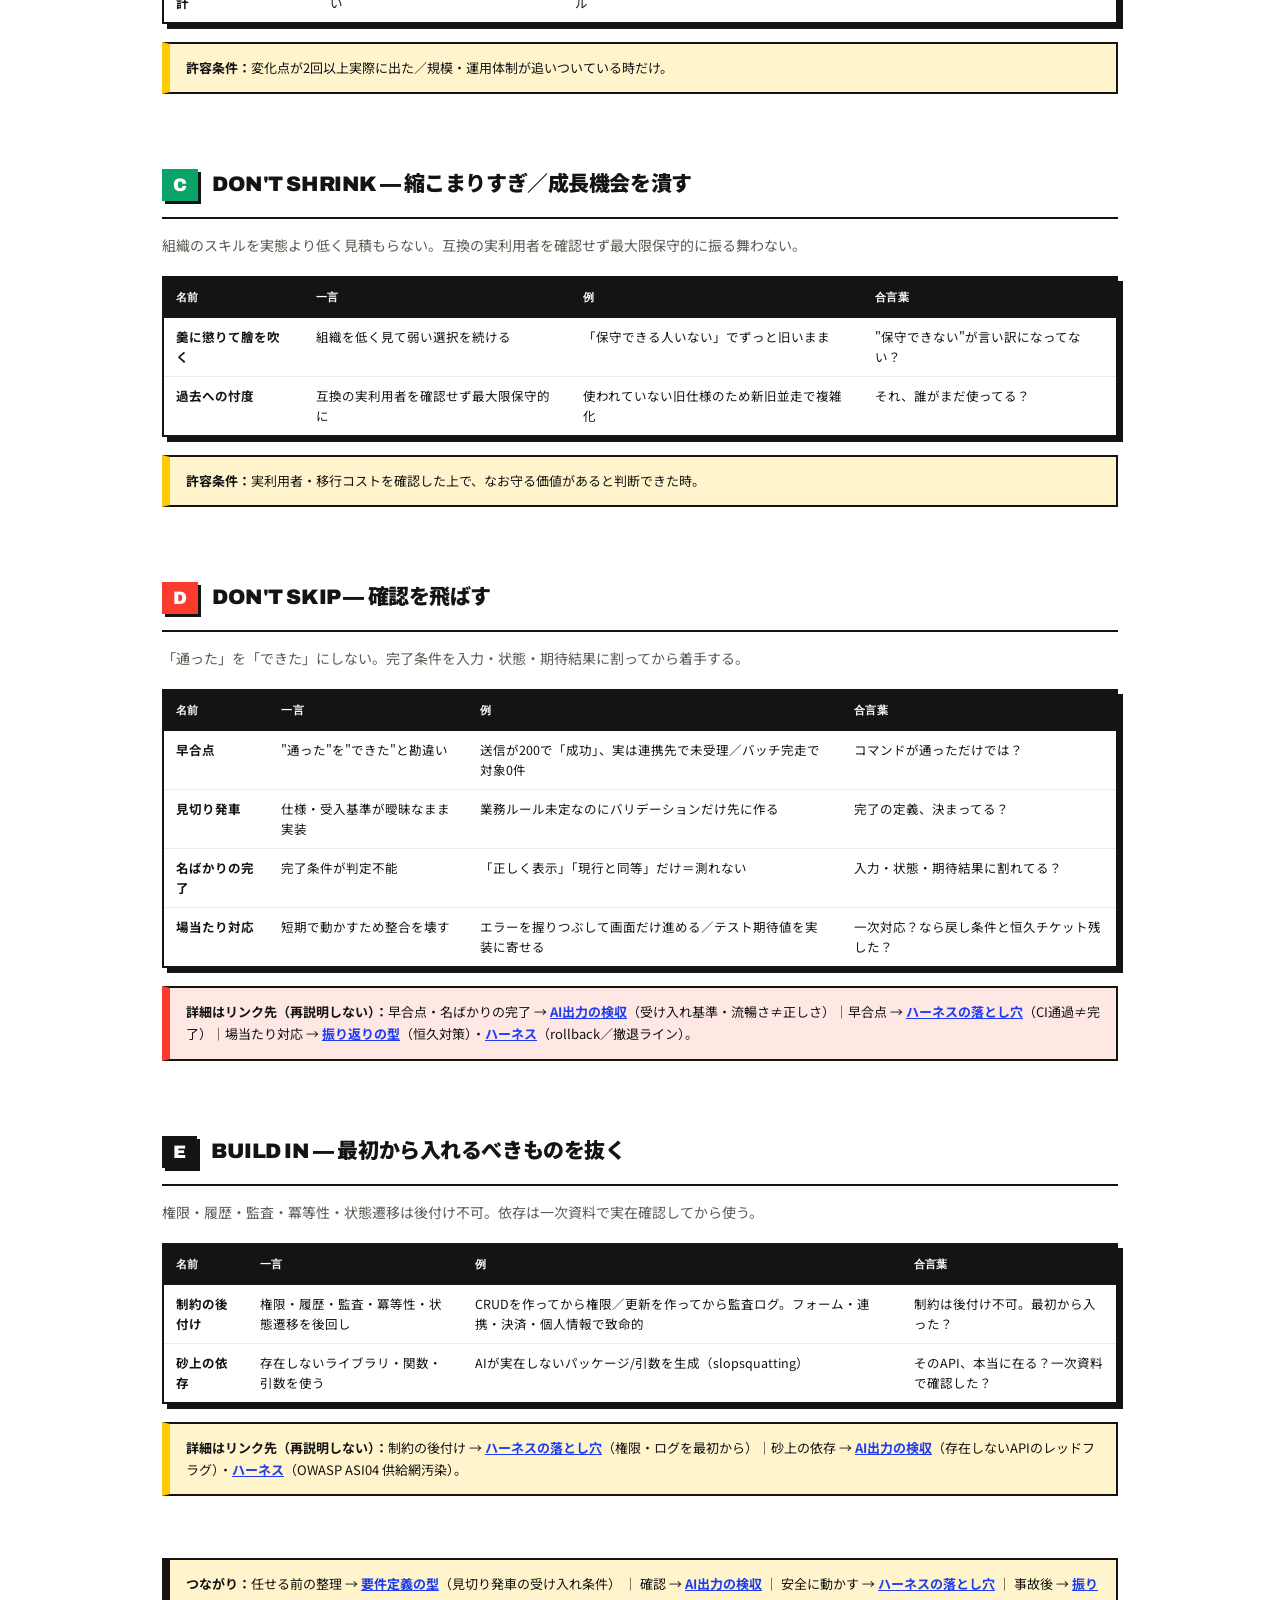
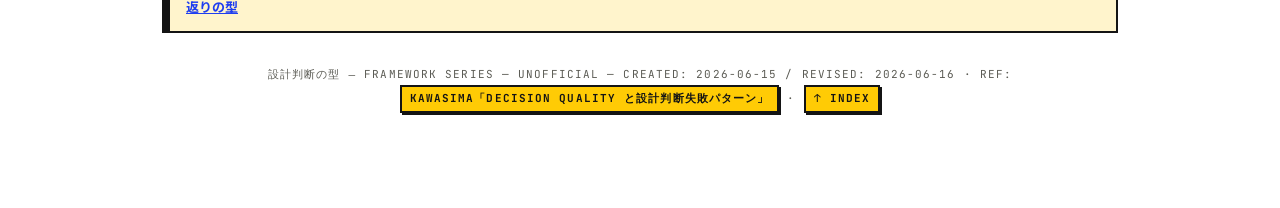
<file: docs/framework/design_judgment_cheatsheet.html>
<!DOCTYPE html>
<html lang="ja">
<head>
<meta charset="UTF-8">
<meta name="viewport" content="width=device-width, initial-scale=1.0">
<title>設計判断の型</title>
<link rel="preconnect" href="https://fonts.googleapis.com">
<link rel="preconnect" href="https://fonts.gstatic.com" crossorigin>
<link href="https://fonts.googleapis.com/css2?family=Archivo:wght@500;700;900&family=JetBrains+Mono:wght@400;500;700&family=Noto+Sans+JP:wght@400;500;700;900&display=swap" rel="stylesheet">
<link rel="stylesheet" href="../assets/swiss-pop-deck.css">
<style>
  /* ▼ シート固有のみ（標準部品は swiss-pop-deck.css に集約済み） */
  /* index カード: 5枚を auto-fill 配置＋配色（青/紫/緑/赤/黄） */
  .modes{grid-template-columns:repeat(auto-fill,minmax(170px,1fr));}
  .mode.m1{background:var(--blue-bg);}.mode.m2{background:var(--purple-bg);}.mode.m3{background:var(--green-bg);}
  .mode.m4{background:var(--red-bg);}.mode.m5{background:var(--yellow-bg);}
  .mode.m1 .en{color:var(--blue);}.mode.m2 .en{color:var(--purple);}.mode.m3 .en{color:var(--green);}
  .mode.m4 .en{color:var(--red);}.mode.m5 .en{color:var(--ink);}
  /* hero lead 内のリンク/強調 */
  .hero .lead a{color:var(--blue);font-weight:700;}
  .hero .lead em{font-style:normal;font-weight:700;color:var(--ink);}
  /* note 内リンク */
  .note a{color:var(--blue);font-weight:700;}
</style>
<link rel="stylesheet" href="../assets/swiss-pop-dark.css">
<script src="../assets/theme.js"></script>
</head>
<body>
<div class="wrap">

  <div class="meta rv">
    <span><a class="back" href="../index.html">← INDEX</a>&nbsp;&nbsp;<span class="dot">●</span>&nbsp; DESIGN JUDGMENT / FRAMEWORK</span>
    <span>設計判断の型 ― CHEAT SHEET</span>
  </div>

  <header class="hero rv">
    <h1><span class="hl">設計判断</span>の型<span class="dot">.</span></h1>
    <p class="sub">PART 2 ― 人が握る側</p>
    <p class="thesis"><b>失敗の多くは能力不足でなく、支配軸（その判断で一番重視すべき軸）の取り違え。</b>まず「これは何の判断か」を名指しする。</p>
    <p class="lead">レビュー・AIへの指示・判断ログで「なんか嫌」を「これは"◯◯"だ」に変えるための共通語彙（札）。どれも<em>禁止</em>ではなく「<b>いつなら許されるか（敢えて選ぶ条件）</b>」がある。A〜C群は人の設計判断、D〜E群はAI時代に急増し、<a href="../ai/ai_review_cheatsheet.html">検収</a>・<a href="../ai/ai_harness_pitfalls_cheatsheet.html">ハーネス</a>シートと地続き。</p>
    <p class="lead">16パターンの名称・概念: kawasima「Decision Quality と設計判断失敗パターン」を参考に、設計レビュー・AI活用向けに再構成。A〜E群の分類・合言葉は独自整理。</p>
  </header>

  <!-- 索引カード 5枚 -->
  <div class="modes rv">
    <div class="mode m1">
      <div class="en">A — REUSE FIRST</div>
      <div class="jp">既存を先に見る</div>
      <div class="desc">標準・既存部品・既存規約・責務を見てから書く。再発明とバラつきを防ぐ。</div>
    </div>
    <div class="mode m2">
      <div class="en">B — RIGHT-SIZE</div>
      <div class="jp">身の丈で作る</div>
      <div class="desc">要件と運用体制に釣り合う規模で作る。将来の拡張は来てから。</div>
    </div>
    <div class="mode m3">
      <div class="en">C — DON'T SHRINK</div>
      <div class="jp">縮こまらない</div>
      <div class="desc">組織を低く見て弱い選択を続けない。互換は"誰が使っているか"で判断。</div>
    </div>
    <div class="mode m4">
      <div class="en">D — DON'T SKIP ★AI</div>
      <div class="jp">確認を飛ばさない</div>
      <div class="desc">「通った」を「できた」にしない。完了の定義を先に固定する。</div>
    </div>
    <div class="mode m5">
      <div class="en">E — BUILD IN ★危険</div>
      <div class="jp">後付けできないものは最初から入れる</div>
      <div class="desc">権限・履歴・監査・冪等性は後付け不可。依存は実在確認。</div>
    </div>
  </div>

  <!-- 01 REUSE FIRST -->
  <section class="acc-blue rv">
    <div class="shead"><span class="num">A</span><h2>REUSE FIRST — 既存を見ていない／バラバラになる</h2></div>
    <p class="lede">標準・既存部品・規約・責務を確認してから書く。書き始める前の1分が、重複と乖離を防ぐ。</p>
    <div class="tbl">
      <table>
        <thead><tr><th>名前</th><th>一言</th><th>例</th><th>合言葉</th></tr></thead>
        <tbody>
          <tr>
            <td><b>車輪の再発明</b></td>
            <td>標準で足りるのに自作</td>
            <td>標準バリデーションがあるのに各画面で独自実装</td>
            <td>それ標準で足りない？</td>
          </tr>
          <tr>
            <td><b>隣を見ない再実装</b></td>
            <td>既存の共通部品を読まず似たものを新規作成</td>
            <td>日付整形ユーティリティがあるのに <code>formatDate</code>/<code>toDate</code> が増殖</td>
            <td>同じもの、もう無い？</td>
          </tr>
          <tr>
            <td><b>郷に従わぬ正論</b></td>
            <td>既存規約を無視して"正しさ"を新規分だけ持ち込む</td>
            <td>既存はService層トランザクションなのに新規だけController処理</td>
            <td>周りのコードに合わせた？</td>
          </tr>
          <tr>
            <td><b>越境実装</b></td>
            <td>担当の責務を越えて書く</td>
            <td>上限判定をドメイン層でなく画面側(View)に書く</td>
            <td>それ、ここで判定する話？</td>
          </tr>
        </tbody>
      </table>
    </div>
    <div class="note"><b>許容条件：</b>既存が明確に劣化している／規約自体を更新する合意がある時は、新規側で正しさを入れてよい。</div>
  </section>

  <!-- 02 RIGHT-SIZE -->
  <section class="acc-purple rv">
    <div class="shead"><span class="num">B</span><h2>RIGHT-SIZE — 作りすぎ／規模・将来を読み違える</h2></div>
    <p class="lede">要件と運用体制に釣り合う規模で作る。変化点は観測されてから、拡張は担当と時期が決まってから。</p>
    <div class="tbl">
      <table>
        <thead><tr><th>名前</th><th>一言</th><th>例</th><th>合言葉</th></tr></thead>
        <tbody>
          <tr>
            <td><b>牛刀をもって鶏を割く</b></td>
            <td>小さい要件に大げさな構成</td>
            <td>1ページのLP改修に汎用基盤を持ち出す</td>
            <td>規模に釣り合ってる？</td>
          </tr>
          <tr>
            <td><b>早すぎる抽象化</b></td>
            <td>変化点が見える前に汎用化</td>
            <td>1種類しかないのに汎用フォームレンダラ</td>
            <td>2回以上同じの出た？</td>
          </tr>
          <tr>
            <td><b>取らぬ狸の拡張点</b></td>
            <td>"将来やるかも"だけで拡張点を作る</td>
            <td>「将来SMSも送るかも」で汎用通知基盤</td>
            <td>時期と担当、決まってる？</td>
          </tr>
          <tr>
            <td><b>身の丈に合わない設計</b></td>
            <td>技術は正しいが運用できる人がいない</td>
            <td>運用体制が無いのに重いインフラ／回せない量の運用ルール</td>
            <td>うちで運用できる？</td>
          </tr>
        </tbody>
      </table>
    </div>
    <div class="note"><b>許容条件：</b>変化点が2回以上実際に出た／規模・運用体制が追いついている時だけ。</div>
  </section>

  <!-- 03 DON'T SHRINK -->
  <section class="acc-green rv">
    <div class="shead"><span class="num">C</span><h2>DON'T SHRINK — 縮こまりすぎ／成長機会を潰す</h2></div>
    <p class="lede">組織のスキルを実態より低く見積もらない。互換の実利用者を確認せず最大限保守的に振る舞わない。</p>
    <div class="tbl">
      <table>
        <thead><tr><th>名前</th><th>一言</th><th>例</th><th>合言葉</th></tr></thead>
        <tbody>
          <tr>
            <td><b>羹に懲りて膾を吹く</b></td>
            <td>組織を低く見て弱い選択を続ける</td>
            <td>「保守できる人いない」でずっと旧いまま</td>
            <td>"保守できない"が言い訳になってない？</td>
          </tr>
          <tr>
            <td><b>過去への忖度</b></td>
            <td>互換の実利用者を確認せず最大限保守的に</td>
            <td>使われていない旧仕様のため新旧並走で複雑化</td>
            <td>それ、誰がまだ使ってる？</td>
          </tr>
        </tbody>
      </table>
    </div>
    <div class="note"><b>許容条件：</b>実利用者・移行コストを確認した上で、なお守る価値があると判断できた時。</div>
  </section>

  <!-- 04 DON'T SKIP -->
  <section class="acc-red rv">
    <div class="shead"><span class="num">D</span><h2>DON'T SKIP — 確認を飛ばす</h2></div>
    <p class="lede">「通った」を「できた」にしない。完了条件を入力・状態・期待結果に割ってから着手する。</p>
    <div class="tbl">
      <table>
        <thead><tr><th>名前</th><th>一言</th><th>例</th><th>合言葉</th></tr></thead>
        <tbody>
          <tr>
            <td><b>早合点</b></td>
            <td>"通った"を"できた"と勘違い</td>
            <td>送信が200で「成功」、実は連携先で未受理／バッチ完走で対象0件</td>
            <td>コマンドが通っただけでは？</td>
          </tr>
          <tr>
            <td><b>見切り発車</b></td>
            <td>仕様・受入基準が曖昧なまま実装</td>
            <td>業務ルール未定なのにバリデーションだけ先に作る</td>
            <td>完了の定義、決まってる？</td>
          </tr>
          <tr>
            <td><b>名ばかりの完了</b></td>
            <td>完了条件が判定不能</td>
            <td>「正しく表示」「現行と同等」だけ＝測れない</td>
            <td>入力・状態・期待結果に割れてる？</td>
          </tr>
          <tr>
            <td><b>場当たり対応</b></td>
            <td>短期で動かすため整合を壊す</td>
            <td>エラーを握りつぶして画面だけ進める／テスト期待値を実装に寄せる</td>
            <td>一次対応？なら戻し条件と恒久チケット残した？</td>
          </tr>
        </tbody>
      </table>
    </div>
    <div class="note r"><b>詳細はリンク先（再説明しない）：</b>早合点・名ばかりの完了 → <a href="../ai/ai_review_cheatsheet.html">AI出力の検収</a>（受け入れ基準・流暢さ≠正しさ）｜早合点 → <a href="../ai/ai_harness_pitfalls_cheatsheet.html">ハーネスの落とし穴</a>（CI通過≠完了）｜場当たり対応 → <a href="./retrospective_cheatsheet.html">振り返りの型</a>（恒久対策）・<a href="../ai/ai_harness_pitfalls_cheatsheet.html">ハーネス</a>（rollback／撤退ライン）。</div>
  </section>

  <!-- 05 BUILD IN -->
  <section class="acc-ink rv">
    <div class="shead"><span class="num">E</span><h2>BUILD IN — 最初から入れるべきものを抜く</h2></div>
    <p class="lede">権限・履歴・監査・冪等性・状態遷移は後付け不可。依存は一次資料で実在確認してから使う。</p>
    <div class="tbl">
      <table>
        <thead><tr><th>名前</th><th>一言</th><th>例</th><th>合言葉</th></tr></thead>
        <tbody>
          <tr>
            <td><b>制約の後付け</b></td>
            <td>権限・履歴・監査・冪等性・状態遷移を後回し</td>
            <td>CRUDを作ってから権限／更新を作ってから監査ログ。フォーム・連携・決済・個人情報で致命的</td>
            <td>制約は後付け不可。最初から入った？</td>
          </tr>
          <tr>
            <td><b>砂上の依存</b></td>
            <td>存在しないライブラリ・関数・引数を使う</td>
            <td>AIが実在しないパッケージ/引数を生成（slopsquatting）</td>
            <td>そのAPI、本当に在る？一次資料で確認した？</td>
          </tr>
        </tbody>
      </table>
    </div>
    <div class="note"><b>詳細はリンク先（再説明しない）：</b>制約の後付け → <a href="../ai/ai_harness_pitfalls_cheatsheet.html">ハーネスの落とし穴</a>（権限・ログを最初から）｜砂上の依存 → <a href="../ai/ai_review_cheatsheet.html">AI出力の検収</a>（存在しないAPIのレッドフラグ）・<a href="../ai/ai_harness_pitfalls_cheatsheet.html">ハーネス</a>（OWASP ASI04 供給網汚染）。</div>
  </section>

  <!-- つながり -->
  <div class="note rv" style="margin-top:40px;border-left-color:var(--ink);">
    <b>つながり：</b>任せる前の整理 → <a href="./requirements_cheatsheet.html">要件定義の型</a>（見切り発車の受け入れ条件）
    ｜ 確認 → <a href="../ai/ai_review_cheatsheet.html">AI出力の検収</a>
    ｜ 安全に動かす → <a href="../ai/ai_harness_pitfalls_cheatsheet.html">ハーネスの落とし穴</a>
    ｜ 事故後 → <a href="./retrospective_cheatsheet.html">振り返りの型</a>
  </div>

  <footer>設計判断の型 ― framework series — unofficial — Created: 2026-06-15 / Revised: 2026-06-16 · Ref: <a href="https://scrapbox.io/kawasima/Decision_Quality_%E3%81%A8%E8%A8%AD%E8%A8%88%E5%88%A4%E6%96%AD%E5%A4%B1%E6%95%97%E3%83%91%E3%82%BF%E3%83%BC%E3%83%B3" target="_blank" rel="noopener">kawasima「Decision Quality と設計判断失敗パターン」</a> · <a href="../index.html">↑ index</a></footer>

</div>
</body>
</html>
</file>
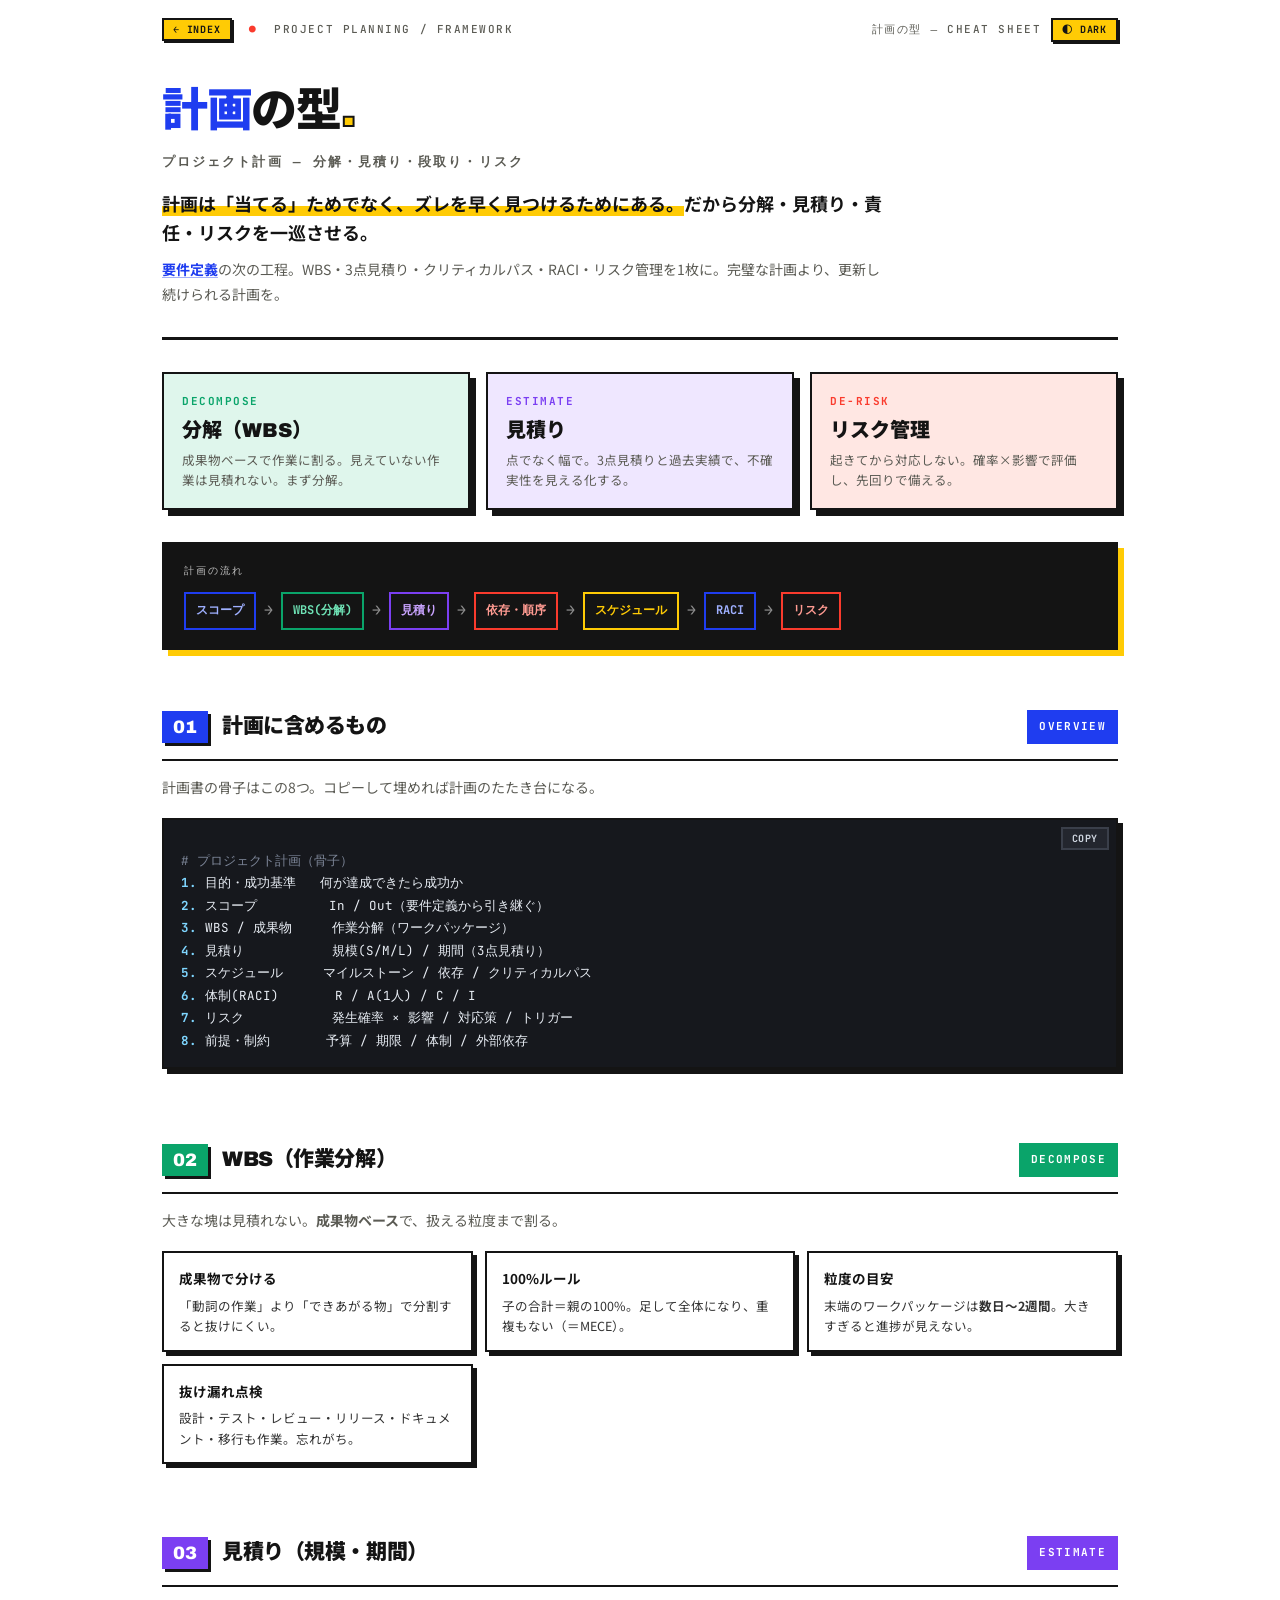
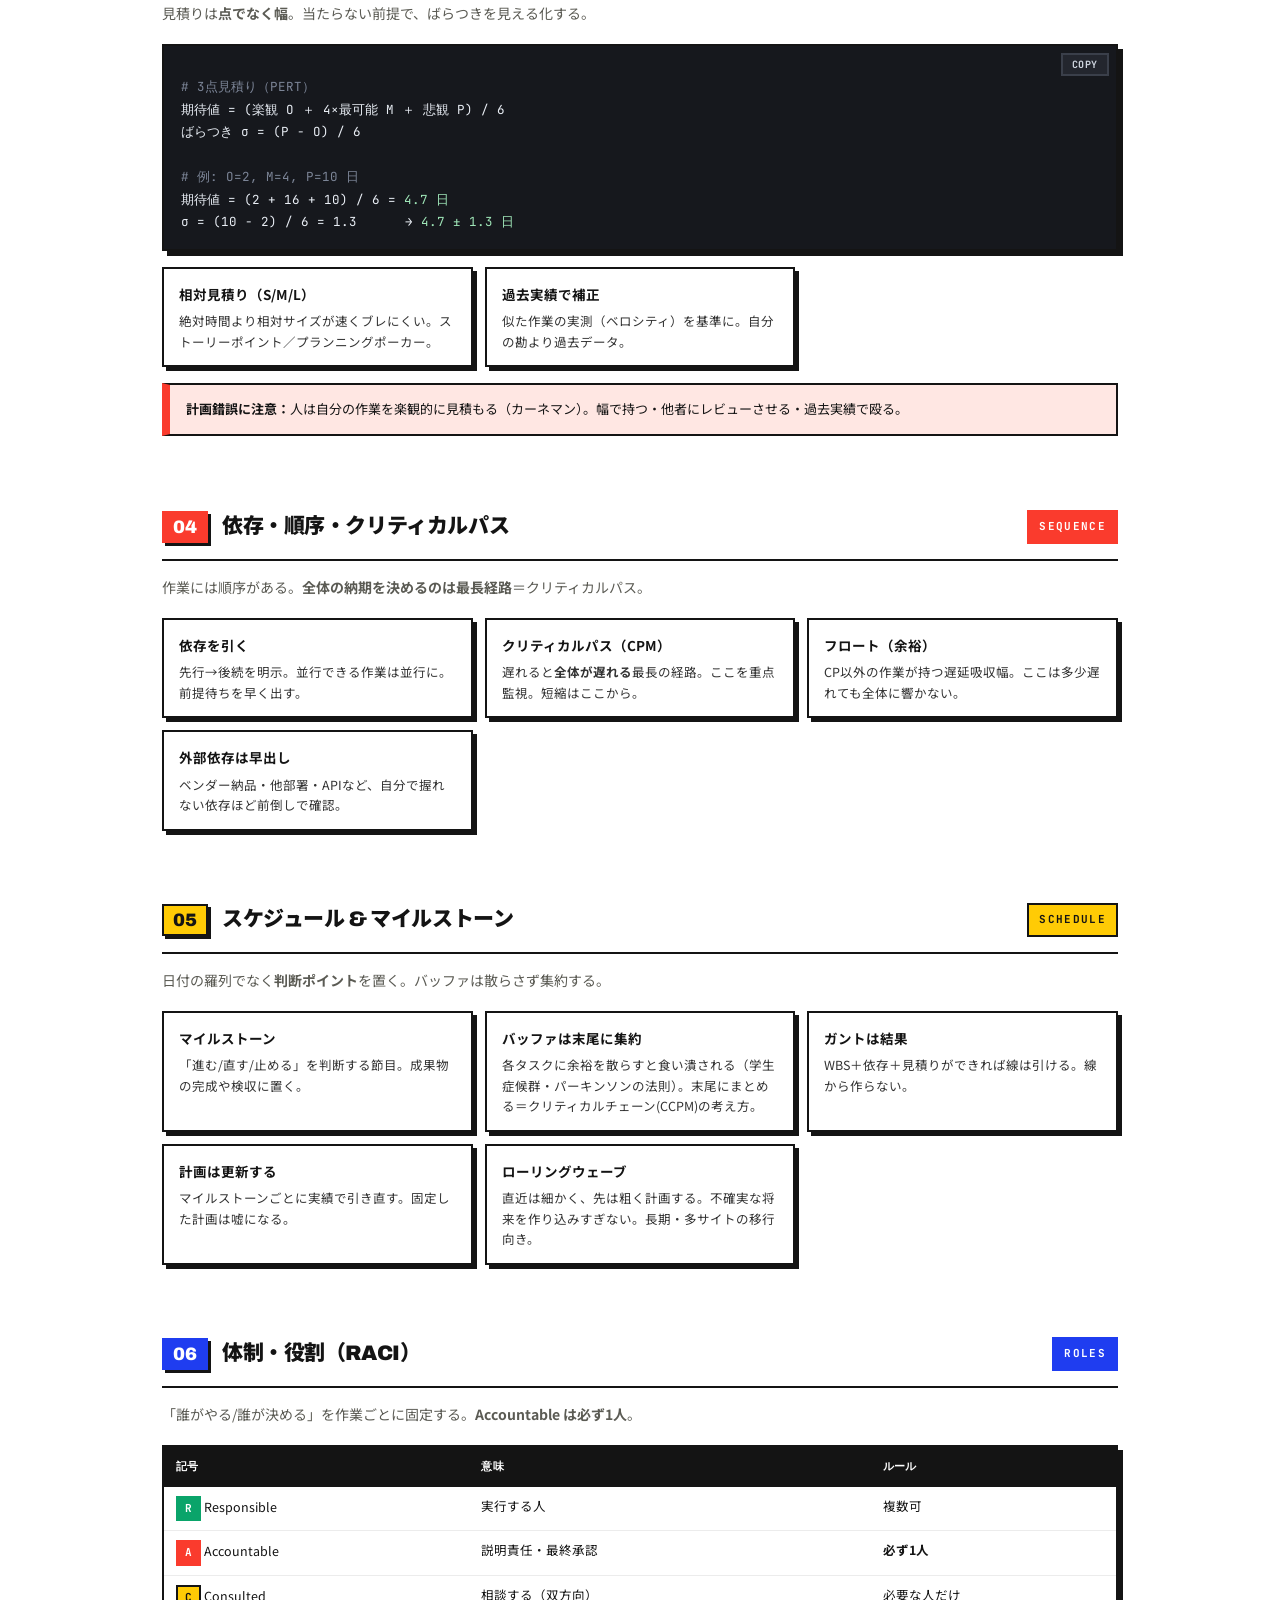
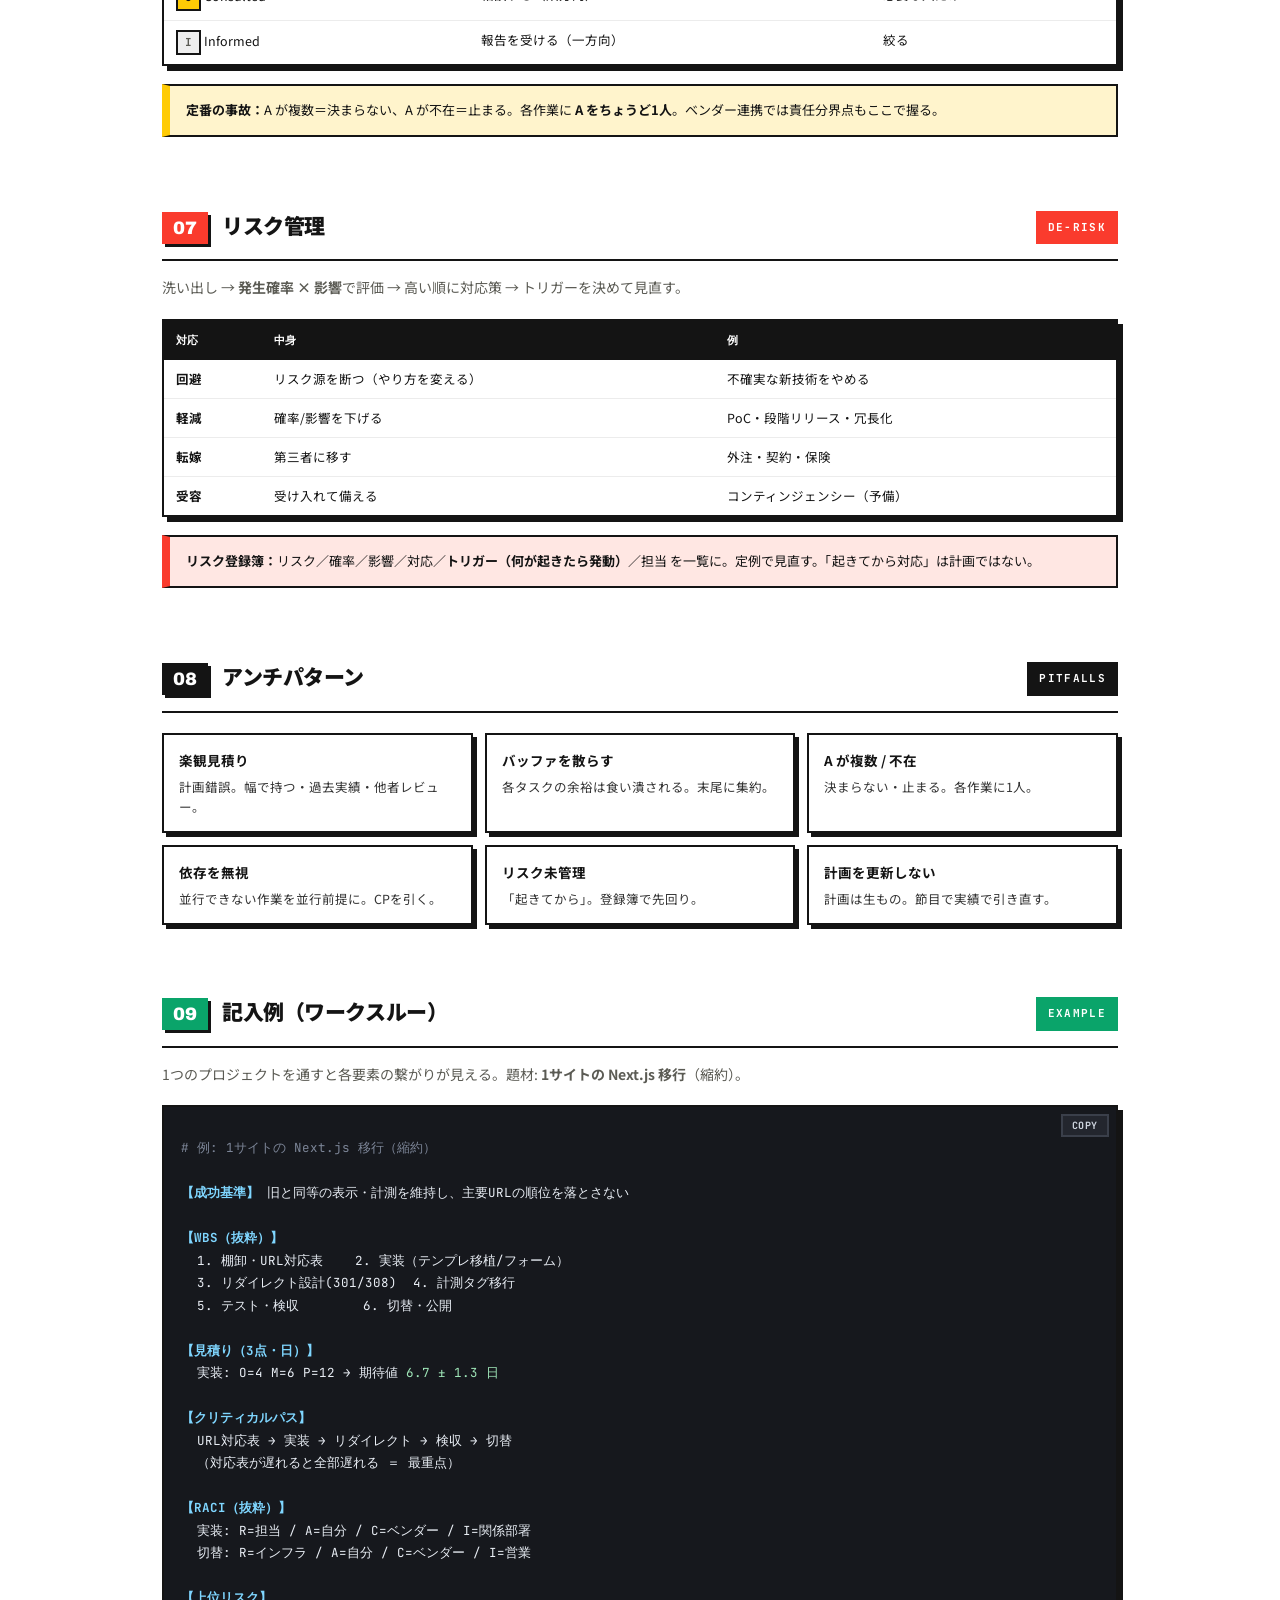
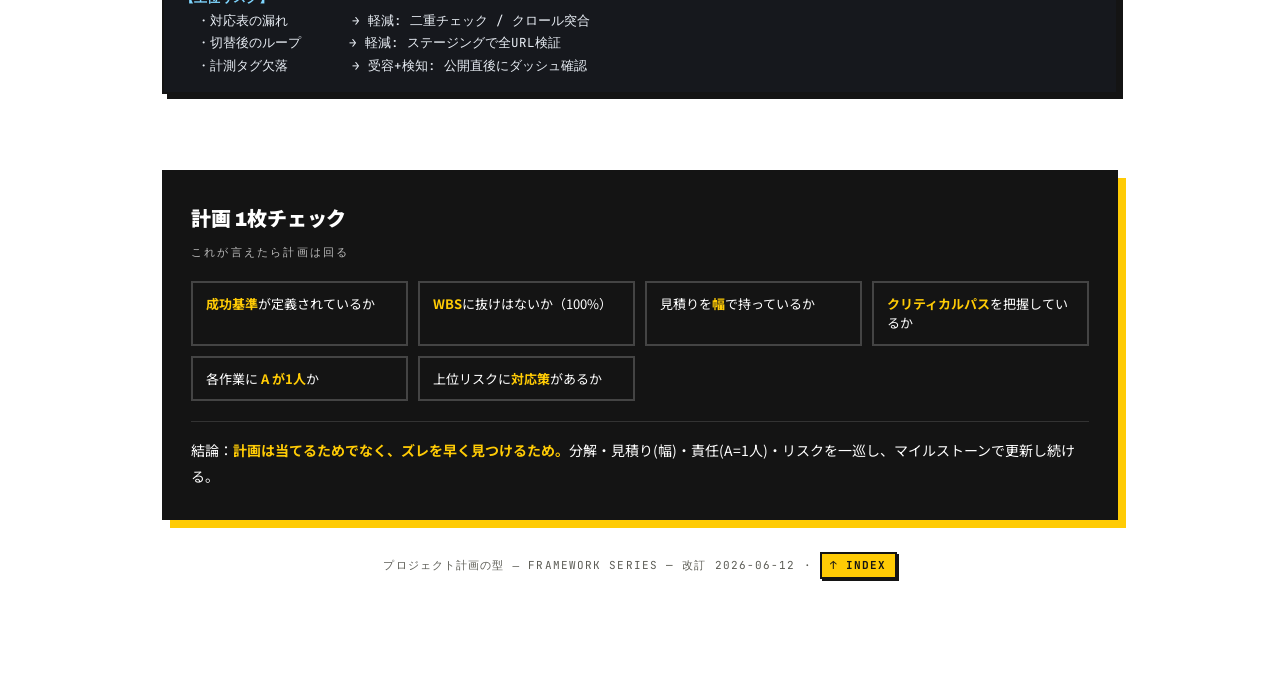
<file: docs/framework/project_planning_cheatsheet.html>
<!DOCTYPE html>
<html lang="ja">
<head>
<meta charset="UTF-8">
<meta name="viewport" content="width=device-width, initial-scale=1.0">
<title>プロジェクト計画の型</title>
<link rel="preconnect" href="https://fonts.googleapis.com">
<link rel="preconnect" href="https://fonts.gstatic.com" crossorigin>
<link href="https://fonts.googleapis.com/css2?family=Archivo:wght@500;700;900&family=JetBrains+Mono:wght@400;500;700&family=Noto+Sans+JP:wght@400;500;700;900&display=swap" rel="stylesheet">
<link rel="stylesheet" href="../assets/swiss-pop-deck.css">
<style>
  /* ▼ シート固有のみ（標準部品は swiss-pop-deck.css に集約済み） */
  /* mode パネル配色（このシート方言: 2枚目を紫に） */
  .mode.m2{background:var(--purple-bg);}.mode.m2 .en{color:var(--purple);}
  /* RACI ピル */
  .pill.r{background:var(--green);color:#fff;border-color:var(--green);}
  .pill.a{background:var(--red);color:#fff;border-color:var(--red);}
  .pill.c{background:var(--yellow);}
  .pill.i{background:#eee;color:var(--muted);}
  /* code 構文ハイライト（このシート方言: v=値 e=強調） */
  .code .k{color:#7fd6ff;font-weight:700;}.code .v{color:#ffd84d;}.code .e{color:#9fe6b8;}
  /* final のチェックリスト */
  .checks{display:grid;grid-template-columns:repeat(auto-fit,minmax(210px,1fr));gap:10px;}
  .chk{border:2px solid #444;padding:11px 13px;font-size:13px;line-height:1.5;}
  .chk b{color:var(--yellow);}
  /* 相互参照リンク */
  a.xref{color:var(--blue);font-weight:700;text-decoration:underline;text-decoration-color:rgba(31,61,240,.4);text-underline-offset:2px;}
  a.xref:hover{text-decoration-color:var(--blue);}
  .final a.xref{color:#ffd84d;text-decoration-color:rgba(255,216,77,.5);}
</style>
<link rel="stylesheet" href="../assets/swiss-pop-dark.css">
<script src="../assets/theme.js"></script>
</head>
<body>
<div class="wrap">

  <div class="meta rv">
    <span><a class="back" href="../index.html">← INDEX</a>&nbsp;&nbsp;<span class="dot">●</span>&nbsp; PROJECT PLANNING / FRAMEWORK</span>
    <span>計画の型 ― CHEAT SHEET</span>
  </div>

  <header class="hero rv">
    <h1><span class="hl">計画</span>の型<span class="dot">.</span></h1>
    <p class="sub">プロジェクト計画 ― 分解・見積り・段取り・リスク</p>
    <p class="thesis"><b>計画は「当てる」ためでなく、ズレを早く見つけるためにある。</b>だから分解・見積り・責任・リスクを一巡させる。</p>
    <p class="lead"><a class="xref" href="requirements_cheatsheet.html">要件定義</a>の次の工程。WBS・3点見積り・クリティカルパス・RACI・リスク管理を1枚に。完璧な計画より、更新し続けられる計画を。</p>
  </header>

  <!-- CORE -->
  <div class="modes rv">
    <div class="mode m1">
      <div class="en">DECOMPOSE</div>
      <div class="jp">分解（WBS）</div>
      <div class="desc">成果物ベースで作業に割る。見えていない作業は見積れない。まず分解。</div>
    </div>
    <div class="mode m2">
      <div class="en">ESTIMATE</div>
      <div class="jp">見積り</div>
      <div class="desc">点でなく幅で。3点見積りと過去実績で、不確実性を見える化する。</div>
    </div>
    <div class="mode m3">
      <div class="en">DE-RISK</div>
      <div class="jp">リスク管理</div>
      <div class="desc">起きてから対応しない。確率×影響で評価し、先回りで備える。</div>
    </div>
  </div>

  <!-- FLOW -->
  <div class="flow rv">
    <div class="flabel">計画の流れ</div>
    <div class="seq">
      <span class="tok b">スコープ</span><span class="arr">→</span>
      <span class="tok g">WBS(分解)</span><span class="arr">→</span>
      <span class="tok p">見積り</span><span class="arr">→</span>
      <span class="tok r">依存・順序</span><span class="arr">→</span>
      <span class="tok y">スケジュール</span><span class="arr">→</span>
      <span class="tok b">RACI</span><span class="arr">→</span>
      <span class="tok r">リスク</span>
    </div>
  </div>

  <!-- 01 全体像 -->
  <section class="acc-blue rv">
    <div class="shead"><span class="num">01</span><h2>計画に含めるもの</h2><span class="tag">OVERVIEW</span></div>
    <p class="lede">計画書の骨子はこの8つ。コピーして埋めれば計画のたたき台になる。</p>
    <div class="code"><span class="c"># プロジェクト計画（骨子）</span>
<span class="k">1.</span> 目的・成功基準   何が達成できたら成功か
<span class="k">2.</span> スコープ         In / Out（要件定義から引き継ぐ）
<span class="k">3.</span> WBS / 成果物     作業分解（ワークパッケージ）
<span class="k">4.</span> 見積り           規模(S/M/L) / 期間（3点見積り）
<span class="k">5.</span> スケジュール     マイルストーン / 依存 / クリティカルパス
<span class="k">6.</span> 体制(RACI)       R / A(1人) / C / I
<span class="k">7.</span> リスク           発生確率 × 影響 / 対応策 / トリガー
<span class="k">8.</span> 前提・制約       予算 / 期限 / 体制 / 外部依存</div>
  </section>

  <!-- 02 WBS -->
  <section class="acc-green rv">
    <div class="shead"><span class="num">02</span><h2>WBS（作業分解）</h2><span class="tag">DECOMPOSE</span></div>
    <p class="lede">大きな塊は見積れない。<b>成果物ベース</b>で、扱える粒度まで割る。</p>
    <div class="grid">
      <div class="gc"><div class="gt">成果物で分ける</div><div class="gd">「動詞の作業」より「できあがる物」で分割すると抜けにくい。</div></div>
      <div class="gc"><div class="gt">100%ルール</div><div class="gd">子の合計＝親の100%。足して全体になり、重複もない（＝MECE）。</div></div>
      <div class="gc"><div class="gt">粒度の目安</div><div class="gd">末端のワークパッケージは<b>数日〜2週間</b>。大きすぎると進捗が見えない。</div></div>
      <div class="gc"><div class="gt">抜け漏れ点検</div><div class="gd">設計・テスト・レビュー・リリース・ドキュメント・移行も作業。忘れがち。</div></div>
    </div>
  </section>

  <!-- 03 見積り -->
  <section class="acc-purple rv">
    <div class="shead"><span class="num">03</span><h2>見積り（規模・期間）</h2><span class="tag">ESTIMATE</span></div>
    <p class="lede">見積りは<b>点でなく幅</b>。当たらない前提で、ばらつきを見える化する。</p>
    <div class="code"><span class="c"># 3点見積り（PERT）</span>
期待値 = (楽観 O ＋ 4×最可能 M ＋ 悲観 P) / 6
ばらつき σ = (P − O) / 6

<span class="c"># 例: O=2, M=4, P=10 日</span>
期待値 = (2 + 16 + 10) / 6 = <span class="e">4.7 日</span>
σ = (10 − 2) / 6 = 1.3      → <span class="e">4.7 ± 1.3 日</span></div>
    <div class="grid">
      <div class="gc"><div class="gt">相対見積り（S/M/L）</div><div class="gd">絶対時間より相対サイズが速くブレにくい。ストーリーポイント／プランニングポーカー。</div></div>
      <div class="gc"><div class="gt">過去実績で補正</div><div class="gd">似た作業の実測（ベロシティ）を基準に。自分の勘より過去データ。</div></div>
    </div>
    <div class="note r"><b>計画錯誤に注意：</b>人は自分の作業を楽観的に見積もる（カーネマン）。幅で持つ・他者にレビューさせる・過去実績で殴る。</div>
  </section>

  <!-- 04 依存・CP -->
  <section class="acc-red rv">
    <div class="shead"><span class="num">04</span><h2>依存・順序・クリティカルパス</h2><span class="tag">SEQUENCE</span></div>
    <p class="lede">作業には順序がある。<b>全体の納期を決めるのは最長経路</b>＝クリティカルパス。</p>
    <div class="grid">
      <div class="gc"><div class="gt">依存を引く</div><div class="gd">先行→後続を明示。並行できる作業は並行に。前提待ちを早く出す。</div></div>
      <div class="gc"><div class="gt">クリティカルパス（CPM）</div><div class="gd">遅れると<b>全体が遅れる</b>最長の経路。ここを重点監視。短縮はここから。</div></div>
      <div class="gc"><div class="gt">フロート（余裕）</div><div class="gd">CP以外の作業が持つ遅延吸収幅。ここは多少遅れても全体に響かない。</div></div>
      <div class="gc"><div class="gt">外部依存は早出し</div><div class="gd">ベンダー納品・他部署・APIなど、自分で握れない依存ほど前倒しで確認。</div></div>
    </div>
  </section>

  <!-- 05 スケジュール -->
  <section class="acc-yellow rv">
    <div class="shead"><span class="num">05</span><h2>スケジュール &amp; マイルストーン</h2><span class="tag">SCHEDULE</span></div>
    <p class="lede">日付の羅列でなく<b>判断ポイント</b>を置く。バッファは散らさず集約する。</p>
    <div class="grid">
      <div class="gc"><div class="gt">マイルストーン</div><div class="gd">「進む/直す/止める」を判断する節目。成果物の完成や検収に置く。</div></div>
      <div class="gc"><div class="gt">バッファは末尾に集約</div><div class="gd">各タスクに余裕を散らすと食い潰される（学生症候群・パーキンソンの法則）。末尾にまとめる＝クリティカルチェーン(CCPM)の考え方。</div></div>
      <div class="gc"><div class="gt">ガントは結果</div><div class="gd">WBS＋依存＋見積りができれば線は引ける。線から作らない。</div></div>
      <div class="gc"><div class="gt">計画は更新する</div><div class="gd">マイルストーンごとに実績で引き直す。固定した計画は嘘になる。</div></div>
      <div class="gc"><div class="gt">ローリングウェーブ</div><div class="gd">直近は細かく、先は粗く計画する。不確実な将来を作り込みすぎない。長期・多サイトの移行向き。</div></div>
    </div>
  </section>

  <!-- 06 RACI -->
  <section class="acc-blue rv">
    <div class="shead"><span class="num">06</span><h2>体制・役割（RACI）</h2><span class="tag">ROLES</span></div>
    <p class="lede">「誰がやる/誰が決める」を作業ごとに固定する。<b>Accountable は必ず1人</b>。</p>
    <div class="tbl">
      <table>
        <thead><tr><th>記号</th><th>意味</th><th>ルール</th></tr></thead>
        <tbody>
          <tr><td><span class="pill r">R</span> Responsible</td><td>実行する人</td><td>複数可</td></tr>
          <tr><td><span class="pill a">A</span> Accountable</td><td>説明責任・最終承認</td><td><b>必ず1人</b></td></tr>
          <tr><td><span class="pill c">C</span> Consulted</td><td>相談する（双方向）</td><td>必要な人だけ</td></tr>
          <tr><td><span class="pill i">I</span> Informed</td><td>報告を受ける（一方向）</td><td>絞る</td></tr>
        </tbody>
      </table>
    </div>
    <div class="note"><b>定番の事故：</b>A が複数＝決まらない、A が不在＝止まる。各作業に <b>A をちょうど1人</b>。ベンダー連携では責任分界点もここで握る。</div>
  </section>

  <!-- 07 リスク -->
  <section class="acc-red rv">
    <div class="shead"><span class="num">07</span><h2>リスク管理</h2><span class="tag">DE-RISK</span></div>
    <p class="lede">洗い出し → <b>発生確率 × 影響</b>で評価 → 高い順に対応策 → トリガーを決めて見直す。</p>
    <div class="tbl">
      <table>
        <thead><tr><th>対応</th><th>中身</th><th>例</th></tr></thead>
        <tbody>
          <tr><td><b>回避</b></td><td>リスク源を断つ（やり方を変える）</td><td>不確実な新技術をやめる</td></tr>
          <tr><td><b>軽減</b></td><td>確率/影響を下げる</td><td>PoC・段階リリース・冗長化</td></tr>
          <tr><td><b>転嫁</b></td><td>第三者に移す</td><td>外注・契約・保険</td></tr>
          <tr><td><b>受容</b></td><td>受け入れて備える</td><td>コンティンジェンシー（予備）</td></tr>
        </tbody>
      </table>
    </div>
    <div class="note r"><b>リスク登録簿：</b>リスク／確率／影響／対応／<b>トリガー（何が起きたら発動）</b>／担当 を一覧に。定例で見直す。「起きてから対応」は計画ではない。</div>
  </section>

  <!-- 08 アンチパターン -->
  <section class="acc-ink rv">
    <div class="shead"><span class="num">08</span><h2>アンチパターン</h2><span class="tag">PITFALLS</span></div>
    <div class="grid">
      <div class="gc"><div class="gt">楽観見積り</div><div class="gd">計画錯誤。幅で持つ・過去実績・他者レビュー。</div></div>
      <div class="gc"><div class="gt">バッファを散らす</div><div class="gd">各タスクの余裕は食い潰される。末尾に集約。</div></div>
      <div class="gc"><div class="gt">A が複数 / 不在</div><div class="gd">決まらない・止まる。各作業に1人。</div></div>
      <div class="gc"><div class="gt">依存を無視</div><div class="gd">並行できない作業を並行前提に。CPを引く。</div></div>
      <div class="gc"><div class="gt">リスク未管理</div><div class="gd">「起きてから」。登録簿で先回り。</div></div>
      <div class="gc"><div class="gt">計画を更新しない</div><div class="gd">計画は生もの。節目で実績で引き直す。</div></div>
    </div>
  </section>

  <!-- 09 記入例 -->
  <section class="acc-green rv">
    <div class="shead"><span class="num">09</span><h2>記入例（ワークスルー）</h2><span class="tag">EXAMPLE</span></div>
    <p class="lede">1つのプロジェクトを通すと各要素の繋がりが見える。題材: <b>1サイトの Next.js 移行</b>（縮約）。</p>
    <div class="code"><span class="c"># 例: 1サイトの Next.js 移行（縮約）</span>

<span class="k">【成功基準】</span> 旧と同等の表示・計測を維持し、主要URLの順位を落とさない

<span class="k">【WBS（抜粋）】</span>
  1. 棚卸・URL対応表    2. 実装（テンプレ移植/フォーム）
  3. リダイレクト設計(301/308)  4. 計測タグ移行
  5. テスト・検収        6. 切替・公開

<span class="k">【見積り（3点・日）】</span>
  実装: O=4 M=6 P=12 → 期待値 <span class="e">6.7 ± 1.3 日</span>

<span class="k">【クリティカルパス】</span>
  URL対応表 → 実装 → リダイレクト → 検収 → 切替
  （対応表が遅れると全部遅れる ＝ 最重点）

<span class="k">【RACI（抜粋）】</span>
  実装: R=担当 / A=自分 / C=ベンダー / I=関係部署
  切替: R=インフラ / A=自分 / C=ベンダー / I=営業

<span class="k">【上位リスク】</span>
  ・対応表の漏れ        → 軽減: 二重チェック / クロール突合
  ・切替後のループ      → 軽減: ステージングで全URL検証
  ・計測タグ欠落        → 受容+検知: 公開直後にダッシュ確認</div>
  </section>

  <!-- FINAL -->
  <div class="final rv">
    <div class="ft">計画 1枚チェック</div>
    <div class="fs">これが言えたら計画は回る</div>
    <div class="checks">
      <div class="chk"><b>成功基準</b>が定義されているか</div>
      <div class="chk"><b>WBS</b>に抜けはないか（100%）</div>
      <div class="chk">見積りを<b>幅</b>で持っているか</div>
      <div class="chk"><b>クリティカルパス</b>を把握しているか</div>
      <div class="chk">各作業に <b>A が1人</b>か</div>
      <div class="chk">上位リスクに<b>対応策</b>があるか</div>
    </div>
    <p class="conc">結論：<b>計画は当てるためでなく、ズレを早く見つけるため。</b>分解・見積り(幅)・責任(A=1人)・リスクを一巡し、マイルストーンで更新し続ける。</p>
  </div>

  <footer>プロジェクト計画の型 ― framework series — 改訂 2026-06-12 · <a href="../index.html">↑ index</a></footer>

</div>

<script>
(function(){
  document.querySelectorAll('.code').forEach(function(block){
    var text = block.innerText;
    var btn = document.createElement('button');
    btn.className = 'copybtn'; btn.type = 'button'; btn.textContent = 'copy';
    function done(){ btn.textContent='copied!'; btn.classList.add('done');
      setTimeout(function(){ btn.textContent='copy'; btn.classList.remove('done'); }, 1300); }
    function fallback(){
      var ta=document.createElement('textarea'); ta.value=text;
      ta.style.position='fixed'; ta.style.top='0'; ta.style.opacity='0';
      document.body.appendChild(ta); ta.focus(); ta.select();
      try{ document.execCommand('copy'); done(); }catch(e){ btn.textContent='手動で選択'; }
      document.body.removeChild(ta);
    }
    btn.addEventListener('click', function(){
      try{
        if(navigator.clipboard && navigator.clipboard.writeText){
          navigator.clipboard.writeText(text).then(done, fallback);
        } else { fallback(); }
      }catch(e){ fallback(); }
    });
    block.appendChild(btn);
  });
})();
</script>
</body>
</html>
</file>
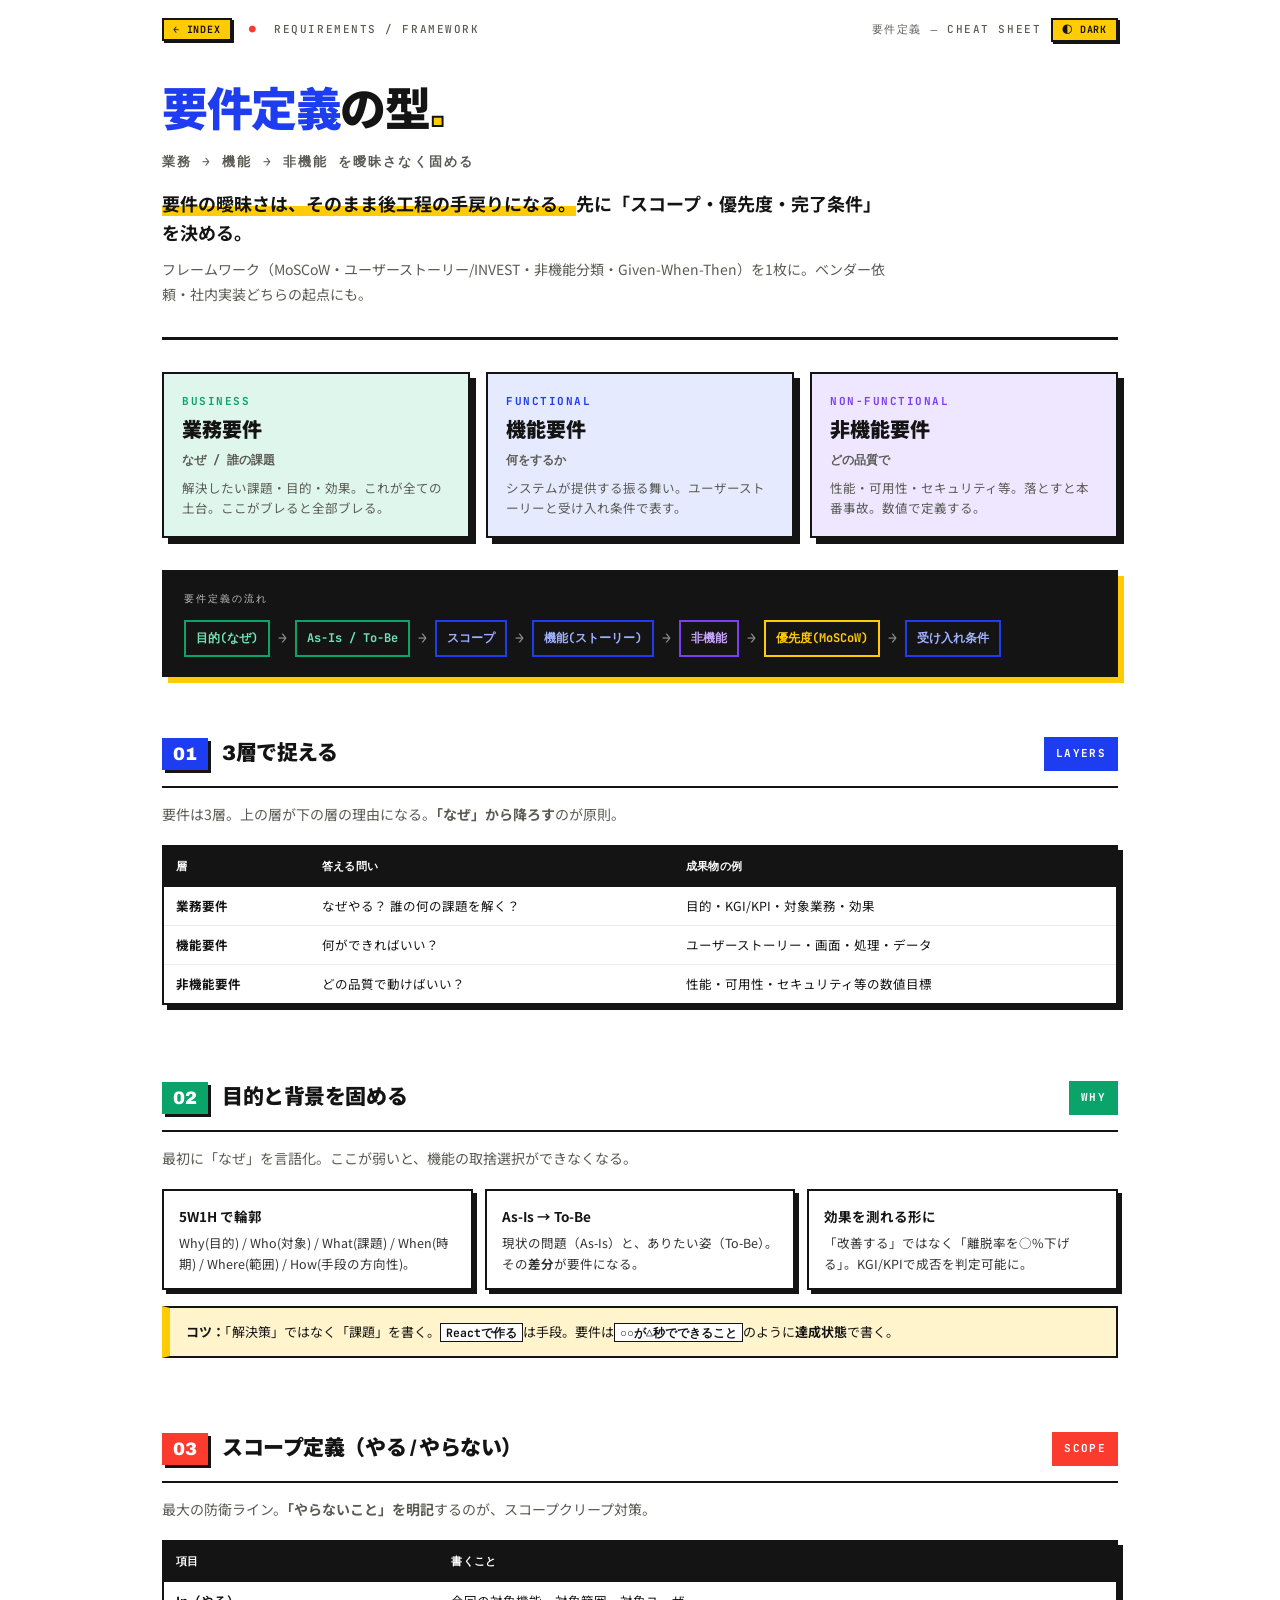
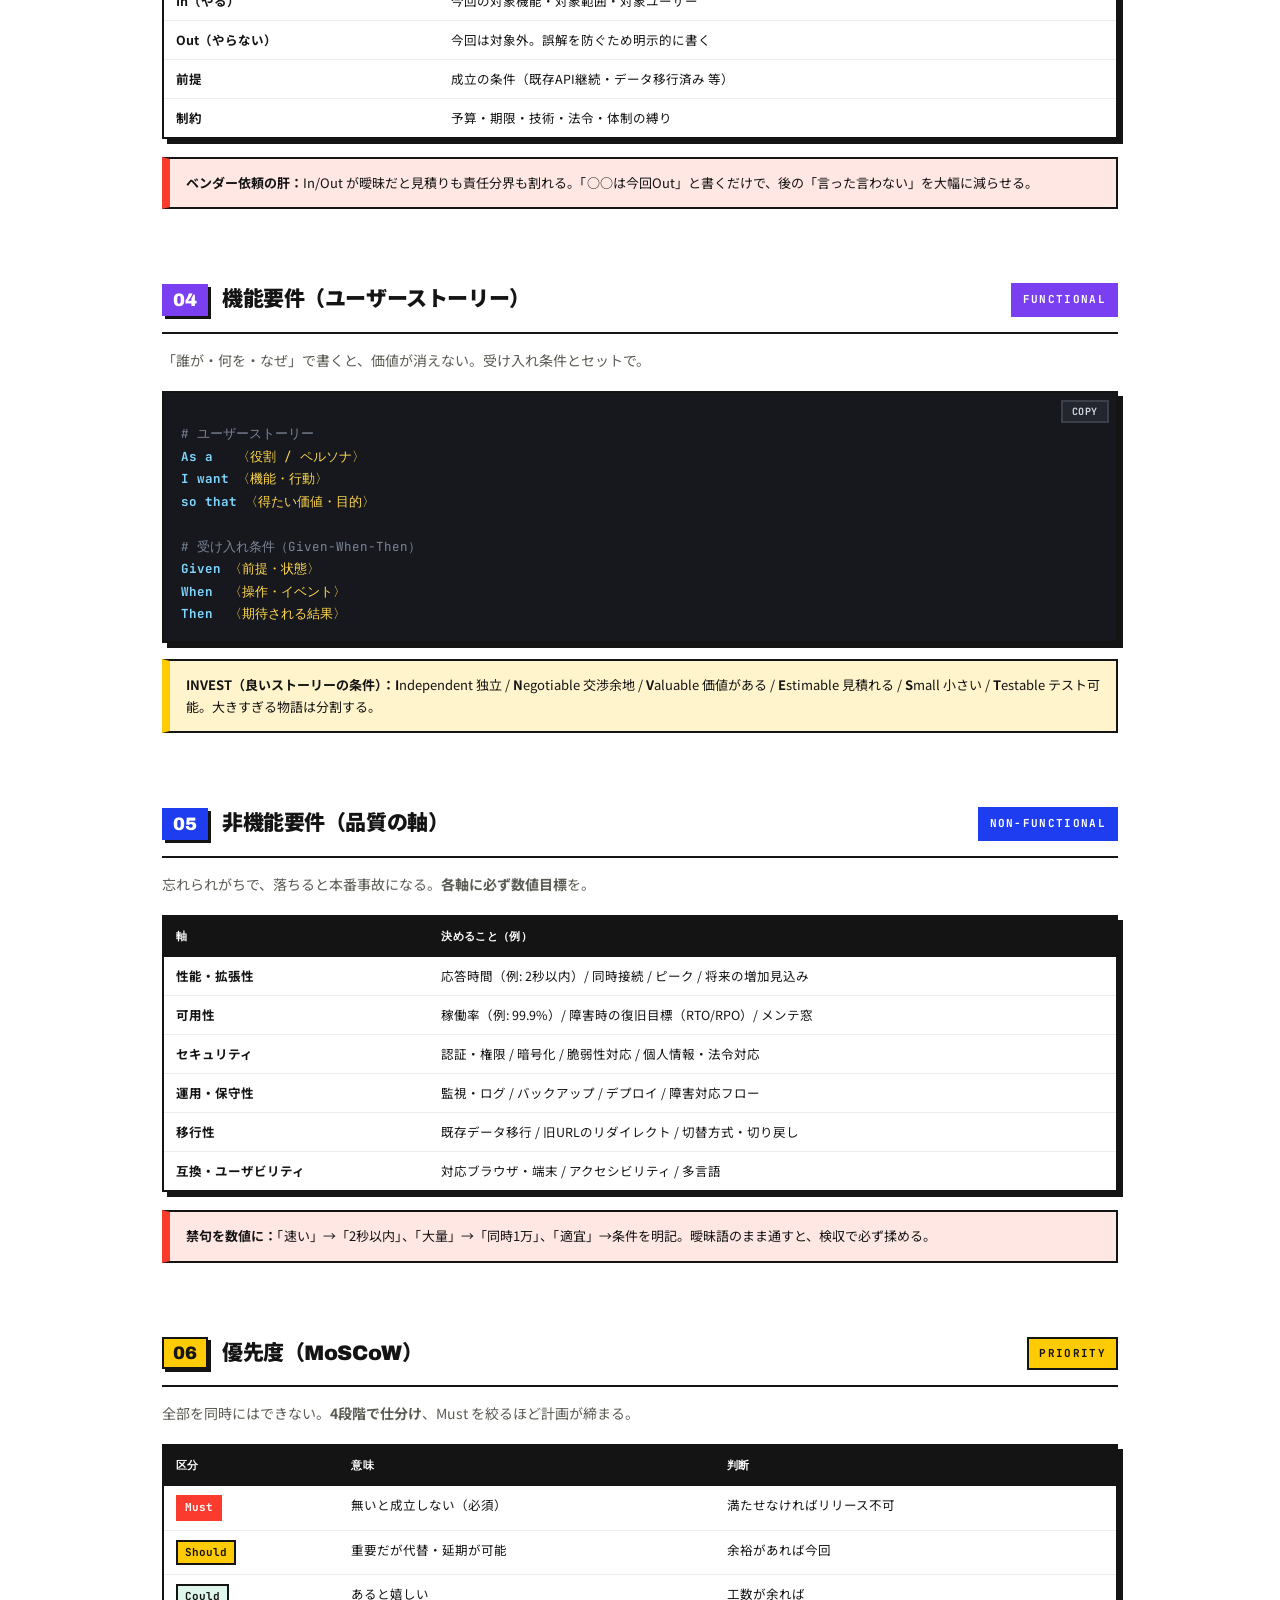
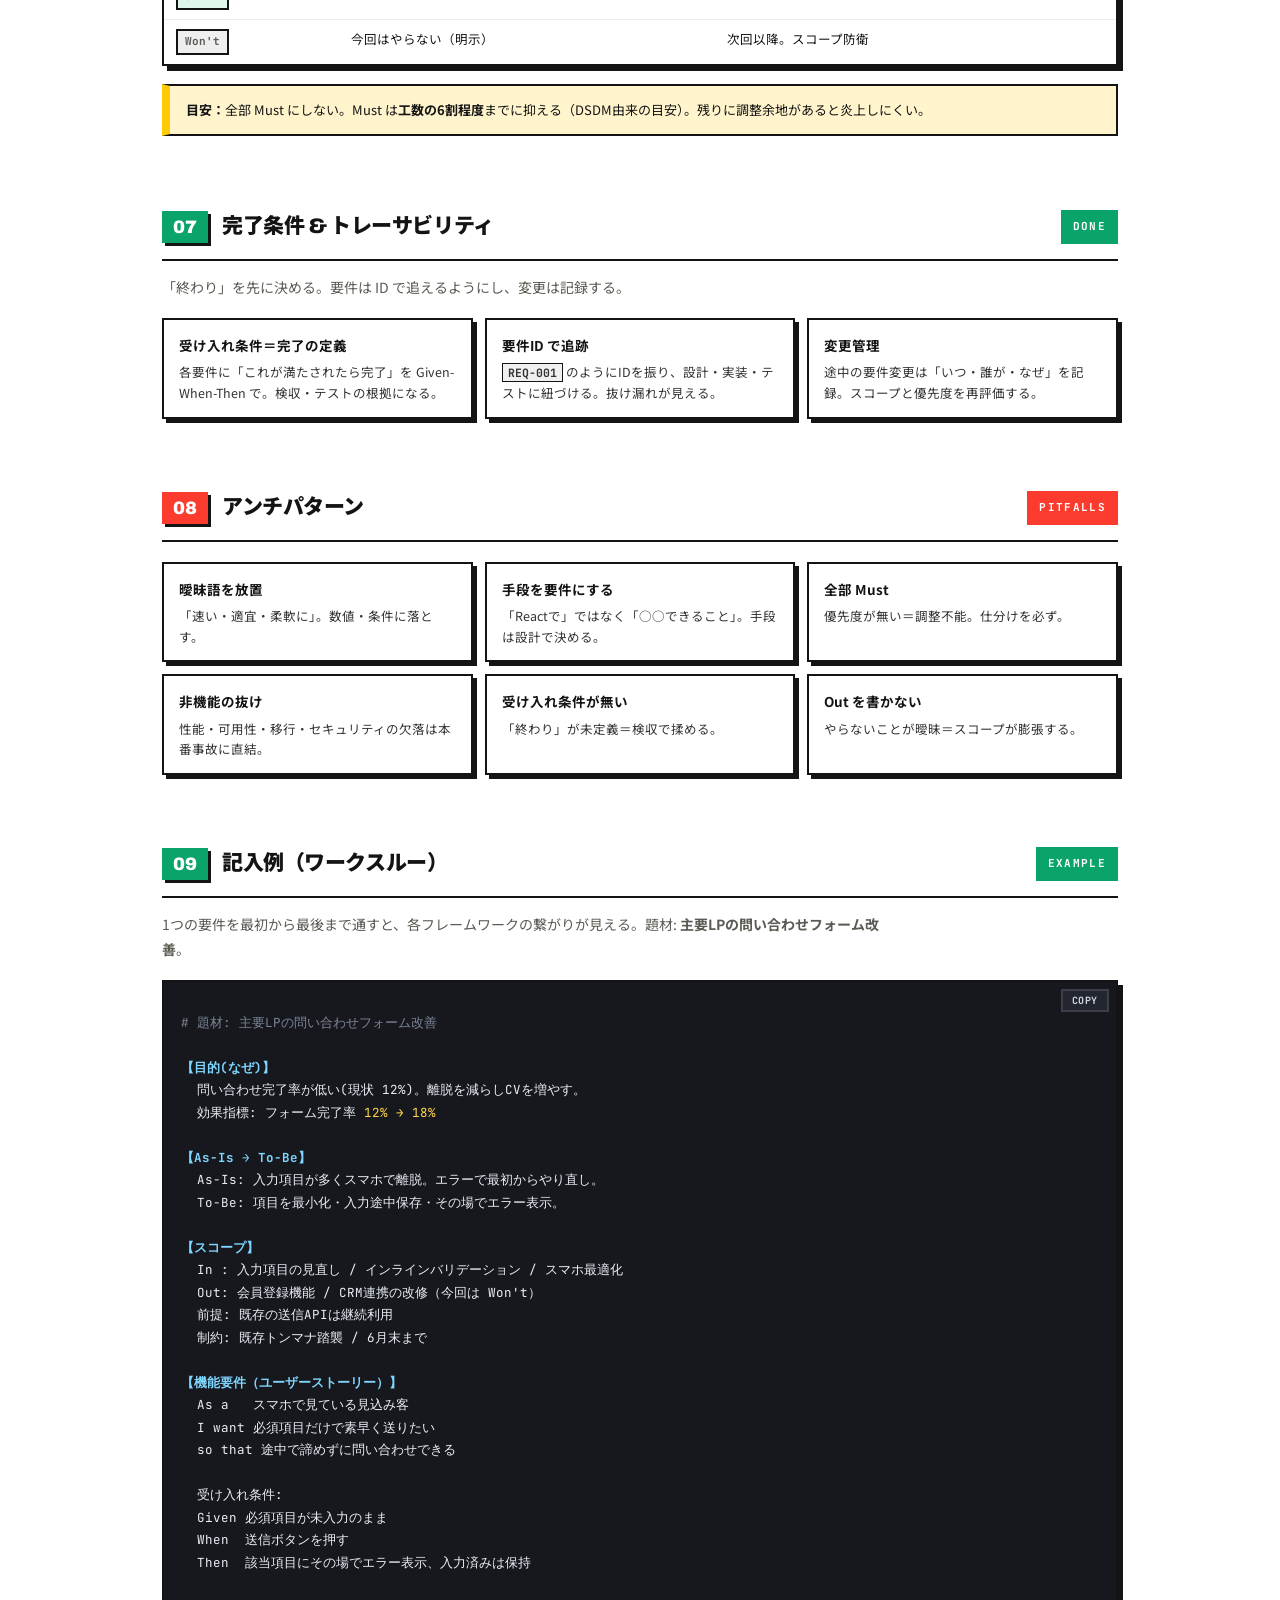
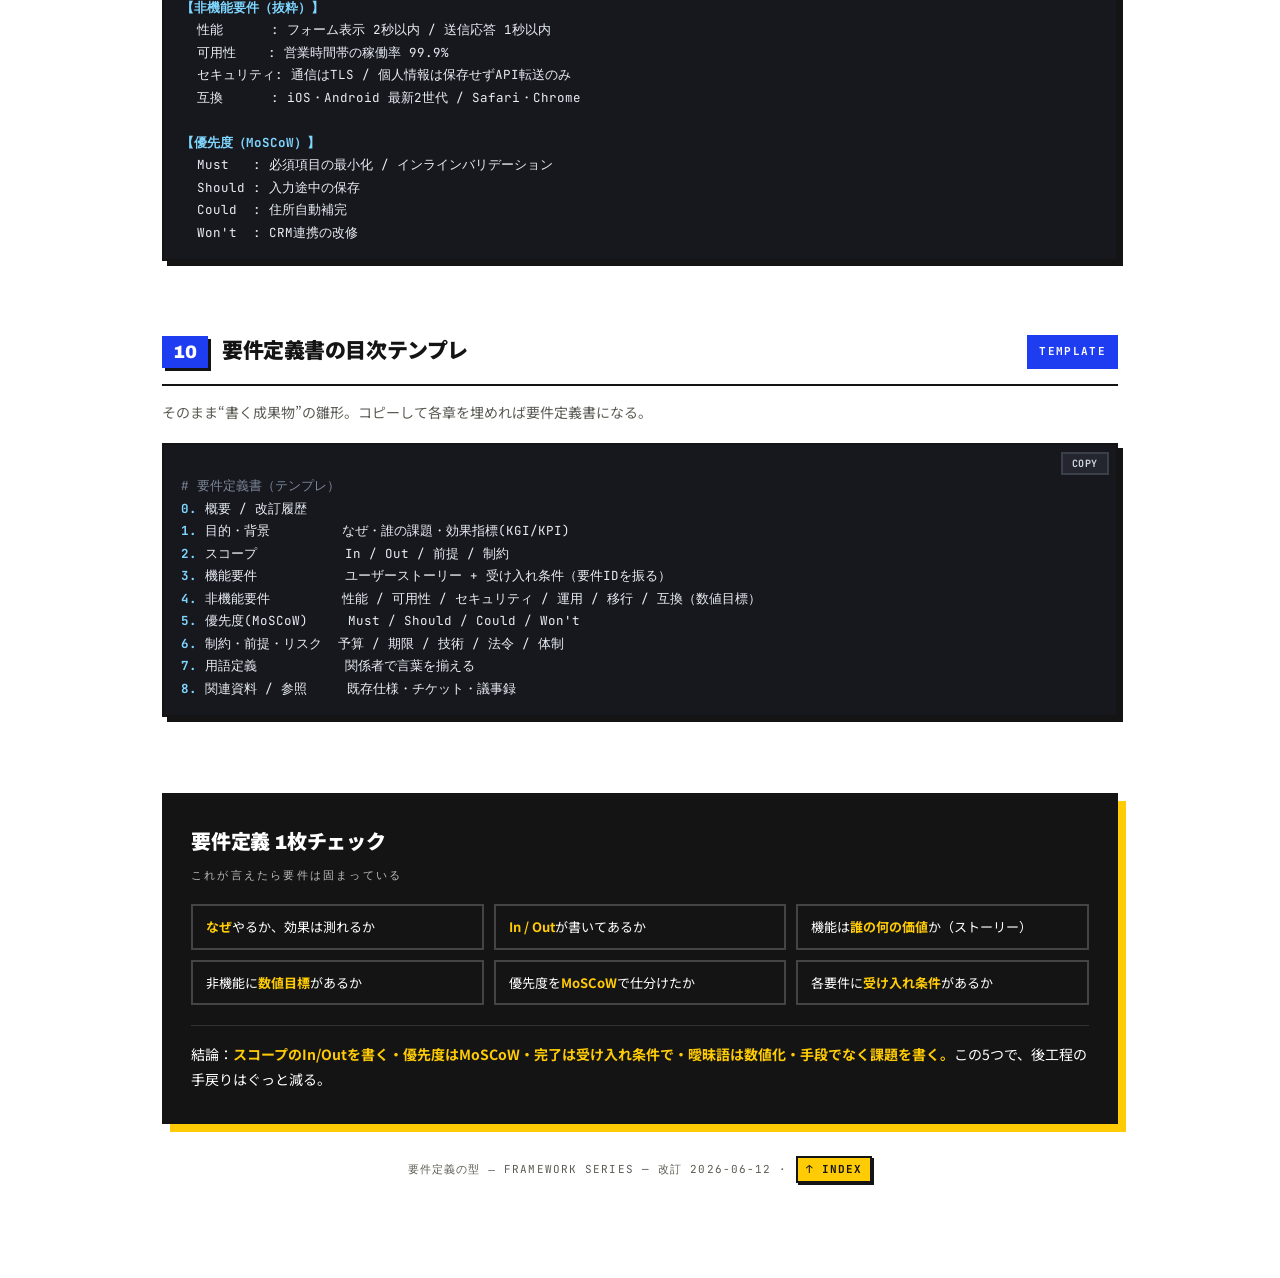
<file: docs/framework/requirements_cheatsheet.html>
<!DOCTYPE html>
<html lang="ja">
<head>
<meta charset="UTF-8">
<meta name="viewport" content="width=device-width, initial-scale=1.0">
<title>要件定義の型</title>
<link rel="preconnect" href="https://fonts.googleapis.com">
<link rel="preconnect" href="https://fonts.gstatic.com" crossorigin>
<link href="https://fonts.googleapis.com/css2?family=Archivo:wght@500;700;900&family=JetBrains+Mono:wght@400;500;700&family=Noto+Sans+JP:wght@400;500;700;900&display=swap" rel="stylesheet">
<link rel="stylesheet" href="../assets/swiss-pop-deck.css">
<style>
  /* ▼ シート固有のみ（標準部品は swiss-pop-deck.css に集約済み） */
  /* mode パネル配色（緑/青/紫）＋ 問いラベル */
  .mode.m1{background:var(--green-bg);}.mode.m2{background:var(--blue-bg);}.mode.m3{background:var(--purple-bg);}
  .mode.m1 .en{color:var(--green);}.mode.m2 .en{color:var(--blue);}.mode.m3 .en{color:var(--purple);}
  .mode .q{font-family:var(--mono);font-size:12px;font-weight:700;color:var(--muted);margin-bottom:6px;}
  /* pill: MoSCoW */
  .pill.must{background:var(--red);color:#fff;border-color:var(--red);}
  .pill.should{background:var(--yellow);}
  .pill.could{background:var(--green-bg);}
  .pill.wont{background:#eee;color:var(--muted);}
  /* code 構文（v=値） */
  .code .k{color:#7fd6ff;font-weight:700;}.code .v{color:#ffd84d;}
  /* final チェックリスト */
  .checks{display:grid;grid-template-columns:repeat(auto-fit,minmax(220px,1fr));gap:10px;}
  .chk{border:2px solid #444;padding:11px 13px;font-size:13px;line-height:1.5;}
  .chk b{color:var(--yellow);}
</style>
<link rel="stylesheet" href="../assets/swiss-pop-dark.css">
<script src="../assets/theme.js"></script>
</head>
<body>
<div class="wrap">

  <div class="meta rv">
    <span><a class="back" href="../index.html">← INDEX</a>&nbsp;&nbsp;<span class="dot">●</span>&nbsp; REQUIREMENTS / FRAMEWORK</span>
    <span>要件定義 ― CHEAT SHEET</span>
  </div>

  <header class="hero rv">
    <h1><span class="hl">要件定義</span>の型<span class="dot">.</span></h1>
    <p class="sub">業務 → 機能 → 非機能 を曖昧さなく固める</p>
    <p class="thesis"><b>要件の曖昧さは、そのまま後工程の手戻りになる。</b>先に「スコープ・優先度・完了条件」を決める。</p>
    <p class="lead">フレームワーク（MoSCoW・ユーザーストーリー/INVEST・非機能分類・Given-When-Then）を1枚に。ベンダー依頼・社内実装どちらの起点にも。</p>
  </header>

  <!-- 3 LAYERS -->
  <div class="modes rv">
    <div class="mode m1">
      <div class="en">BUSINESS</div>
      <div class="jp">業務要件</div>
      <div class="q">なぜ / 誰の課題</div>
      <div class="desc">解決したい課題・目的・効果。これが全ての土台。ここがブレると全部ブレる。</div>
    </div>
    <div class="mode m2">
      <div class="en">FUNCTIONAL</div>
      <div class="jp">機能要件</div>
      <div class="q">何をするか</div>
      <div class="desc">システムが提供する振る舞い。ユーザーストーリーと受け入れ条件で表す。</div>
    </div>
    <div class="mode m3">
      <div class="en">NON-FUNCTIONAL</div>
      <div class="jp">非機能要件</div>
      <div class="q">どの品質で</div>
      <div class="desc">性能・可用性・セキュリティ等。落とすと本番事故。数値で定義する。</div>
    </div>
  </div>

  <!-- FLOW -->
  <div class="flow rv">
    <div class="flabel">要件定義の流れ</div>
    <div class="seq">
      <span class="tok g">目的(なぜ)</span><span class="arr">→</span>
      <span class="tok g">As-Is / To-Be</span><span class="arr">→</span>
      <span class="tok b">スコープ</span><span class="arr">→</span>
      <span class="tok b">機能(ストーリー)</span><span class="arr">→</span>
      <span class="tok p">非機能</span><span class="arr">→</span>
      <span class="tok y">優先度(MoSCoW)</span><span class="arr">→</span>
      <span class="tok b">受け入れ条件</span>
    </div>
  </div>

  <!-- 01 3層 -->
  <section class="acc-blue rv">
    <div class="shead"><span class="num">01</span><h2>3層で捉える</h2><span class="tag">LAYERS</span></div>
    <p class="lede">要件は3層。上の層が下の層の理由になる。<b>「なぜ」から降ろす</b>のが原則。</p>
    <div class="tbl">
      <table>
        <thead><tr><th>層</th><th>答える問い</th><th>成果物の例</th></tr></thead>
        <tbody>
          <tr><td><b>業務要件</b></td><td>なぜやる？ 誰の何の課題を解く？</td><td>目的・KGI/KPI・対象業務・効果</td></tr>
          <tr><td><b>機能要件</b></td><td>何ができればいい？</td><td>ユーザーストーリー・画面・処理・データ</td></tr>
          <tr><td><b>非機能要件</b></td><td>どの品質で動けばいい？</td><td>性能・可用性・セキュリティ等の数値目標</td></tr>
        </tbody>
      </table>
    </div>
  </section>

  <!-- 02 目的 -->
  <section class="acc-green rv">
    <div class="shead"><span class="num">02</span><h2>目的と背景を固める</h2><span class="tag">WHY</span></div>
    <p class="lede">最初に「なぜ」を言語化。ここが弱いと、機能の取捨選択ができなくなる。</p>
    <div class="grid">
      <div class="gc"><div class="gt">5W1H で輪郭</div><div class="gd">Why(目的) / Who(対象) / What(課題) / When(時期) / Where(範囲) / How(手段の方向性)。</div></div>
      <div class="gc"><div class="gt">As-Is → To-Be</div><div class="gd">現状の問題（As-Is）と、ありたい姿（To-Be）。その<b>差分</b>が要件になる。</div></div>
      <div class="gc"><div class="gt">効果を測れる形に</div><div class="gd">「改善する」ではなく「離脱率を○%下げる」。KGI/KPIで成否を判定可能に。</div></div>
    </div>
    <div class="note"><b>コツ：</b>「解決策」ではなく「課題」を書く。<code>Reactで作る</code>は手段。要件は<code>○○が△秒でできること</code>のように<b>達成状態</b>で書く。</div>
  </section>

  <!-- 03 スコープ -->
  <section class="acc-red rv">
    <div class="shead"><span class="num">03</span><h2>スコープ定義（やる / やらない）</h2><span class="tag">SCOPE</span></div>
    <p class="lede">最大の防衛ライン。<b>「やらないこと」を明記</b>するのが、スコープクリープ対策。</p>
    <div class="tbl">
      <table>
        <thead><tr><th>項目</th><th>書くこと</th></tr></thead>
        <tbody>
          <tr><td><b>In（やる）</b></td><td>今回の対象機能・対象範囲・対象ユーザー</td></tr>
          <tr><td><b>Out（やらない）</b></td><td>今回は対象外。誤解を防ぐため明示的に書く</td></tr>
          <tr><td><b>前提</b></td><td>成立の条件（既存API継続・データ移行済み 等）</td></tr>
          <tr><td><b>制約</b></td><td>予算・期限・技術・法令・体制の縛り</td></tr>
        </tbody>
      </table>
    </div>
    <div class="note r"><b>ベンダー依頼の肝：</b>In/Out が曖昧だと見積りも責任分界も割れる。「○○は今回Out」と書くだけで、後の「言った言わない」を大幅に減らせる。</div>
  </section>

  <!-- 04 機能要件 -->
  <section class="acc-purple rv">
    <div class="shead"><span class="num">04</span><h2>機能要件（ユーザーストーリー）</h2><span class="tag">FUNCTIONAL</span></div>
    <p class="lede">「誰が・何を・なぜ」で書くと、価値が消えない。受け入れ条件とセットで。</p>
    <div class="code"><span class="c"># ユーザーストーリー</span>
<span class="k">As a</span>   <span class="v">〈役割 / ペルソナ〉</span>
<span class="k">I want</span> <span class="v">〈機能・行動〉</span>
<span class="k">so that</span> <span class="v">〈得たい価値・目的〉</span>

<span class="c"># 受け入れ条件（Given-When-Then）</span>
<span class="k">Given</span> <span class="v">〈前提・状態〉</span>
<span class="k">When</span>  <span class="v">〈操作・イベント〉</span>
<span class="k">Then</span>  <span class="v">〈期待される結果〉</span></div>
    <div class="note"><b>INVEST（良いストーリーの条件）：</b><b>I</b>ndependent 独立 / <b>N</b>egotiable 交渉余地 / <b>V</b>aluable 価値がある / <b>E</b>stimable 見積れる / <b>S</b>mall 小さい / <b>T</b>estable テスト可能。大きすぎる物語は分割する。</div>
  </section>

  <!-- 05 非機能 -->
  <section class="acc-blue rv">
    <div class="shead"><span class="num">05</span><h2>非機能要件（品質の軸）</h2><span class="tag">NON-FUNCTIONAL</span></div>
    <p class="lede">忘れられがちで、落ちると本番事故になる。<b>各軸に必ず数値目標</b>を。</p>
    <div class="tbl">
      <table>
        <thead><tr><th>軸</th><th>決めること（例）</th></tr></thead>
        <tbody>
          <tr><td><b>性能・拡張性</b></td><td>応答時間（例: 2秒以内）/ 同時接続 / ピーク / 将来の増加見込み</td></tr>
          <tr><td><b>可用性</b></td><td>稼働率（例: 99.9%）/ 障害時の復旧目標（RTO/RPO）/ メンテ窓</td></tr>
          <tr><td><b>セキュリティ</b></td><td>認証・権限 / 暗号化 / 脆弱性対応 / 個人情報・法令対応</td></tr>
          <tr><td><b>運用・保守性</b></td><td>監視・ログ / バックアップ / デプロイ / 障害対応フロー</td></tr>
          <tr><td><b>移行性</b></td><td>既存データ移行 / 旧URLのリダイレクト / 切替方式・切り戻し</td></tr>
          <tr><td><b>互換・ユーザビリティ</b></td><td>対応ブラウザ・端末 / アクセシビリティ / 多言語</td></tr>
        </tbody>
      </table>
    </div>
    <div class="note r"><b>禁句を数値に：</b>「速い」→「2秒以内」、「大量」→「同時1万」、「適宜」→条件を明記。曖昧語のまま通すと、検収で必ず揉める。</div>
  </section>

  <!-- 06 優先度 -->
  <section class="acc-yellow rv">
    <div class="shead"><span class="num">06</span><h2>優先度（MoSCoW）</h2><span class="tag">PRIORITY</span></div>
    <p class="lede">全部を同時にはできない。<b>4段階で仕分け</b>、Must を絞るほど計画が締まる。</p>
    <div class="tbl">
      <table>
        <thead><tr><th>区分</th><th>意味</th><th>判断</th></tr></thead>
        <tbody>
          <tr><td><span class="pill must">Must</span></td><td>無いと成立しない（必須）</td><td>満たせなければリリース不可</td></tr>
          <tr><td><span class="pill should">Should</span></td><td>重要だが代替・延期が可能</td><td>余裕があれば今回</td></tr>
          <tr><td><span class="pill could">Could</span></td><td>あると嬉しい</td><td>工数が余れば</td></tr>
          <tr><td><span class="pill wont">Won't</span></td><td>今回はやらない（明示）</td><td>次回以降。スコープ防衛</td></tr>
        </tbody>
      </table>
    </div>
    <div class="note"><b>目安：</b>全部 Must にしない。Must は<b>工数の6割程度</b>までに抑える（DSDM由来の目安）。残りに調整余地があると炎上しにくい。</div>
  </section>

  <!-- 07 完了条件 -->
  <section class="acc-green rv">
    <div class="shead"><span class="num">07</span><h2>完了条件 &amp; トレーサビリティ</h2><span class="tag">DONE</span></div>
    <p class="lede">「終わり」を先に決める。要件は ID で追えるようにし、変更は記録する。</p>
    <div class="grid">
      <div class="gc"><div class="gt">受け入れ条件＝完了の定義</div><div class="gd">各要件に「これが満たされたら完了」を Given-When-Then で。検収・テストの根拠になる。</div></div>
      <div class="gc"><div class="gt">要件ID で追跡</div><div class="gd"><code>REQ-001</code> のようにIDを振り、設計・実装・テストに紐づける。抜け漏れが見える。</div></div>
      <div class="gc"><div class="gt">変更管理</div><div class="gd">途中の要件変更は「いつ・誰が・なぜ」を記録。スコープと優先度を再評価する。</div></div>
    </div>
  </section>

  <!-- 08 アンチパターン -->
  <section class="acc-red rv">
    <div class="shead"><span class="num">08</span><h2>アンチパターン</h2><span class="tag">PITFALLS</span></div>
    <div class="grid">
      <div class="gc"><div class="gt">曖昧語を放置</div><div class="gd">「速い・適宜・柔軟に」。数値・条件に落とす。</div></div>
      <div class="gc"><div class="gt">手段を要件にする</div><div class="gd">「Reactで」ではなく「○○できること」。手段は設計で決める。</div></div>
      <div class="gc"><div class="gt">全部 Must</div><div class="gd">優先度が無い＝調整不能。仕分けを必ず。</div></div>
      <div class="gc"><div class="gt">非機能の抜け</div><div class="gd">性能・可用性・移行・セキュリティの欠落は本番事故に直結。</div></div>
      <div class="gc"><div class="gt">受け入れ条件が無い</div><div class="gd">「終わり」が未定義＝検収で揉める。</div></div>
      <div class="gc"><div class="gt">Out を書かない</div><div class="gd">やらないことが曖昧＝スコープが膨張する。</div></div>
    </div>
  </section>

  <!-- 09 ワークスルー -->
  <section class="acc-green rv">
    <div class="shead"><span class="num">09</span><h2>記入例（ワークスルー）</h2><span class="tag">EXAMPLE</span></div>
    <p class="lede">1つの要件を最初から最後まで通すと、各フレームワークの繋がりが見える。題材: <b>主要LPの問い合わせフォーム改善</b>。</p>
    <div class="code"><span class="c"># 題材: 主要LPの問い合わせフォーム改善</span>

<span class="k">【目的(なぜ)】</span>
  問い合わせ完了率が低い(現状 12%)。離脱を減らしCVを増やす。
  効果指標: フォーム完了率 <span class="v">12% → 18%</span>

<span class="k">【As-Is → To-Be】</span>
  As-Is: 入力項目が多くスマホで離脱。エラーで最初からやり直し。
  To-Be: 項目を最小化・入力途中保存・その場でエラー表示。

<span class="k">【スコープ】</span>
  In : 入力項目の見直し / インラインバリデーション / スマホ最適化
  Out: 会員登録機能 / CRM連携の改修（今回は Won't）
  前提: 既存の送信APIは継続利用
  制約: 既存トンマナ踏襲 / 6月末まで

<span class="k">【機能要件（ユーザーストーリー）】</span>
  As a   スマホで見ている見込み客
  I want 必須項目だけで素早く送りたい
  so that 途中で諦めずに問い合わせできる

  受け入れ条件:
  Given 必須項目が未入力のまま
  When  送信ボタンを押す
  Then  該当項目にその場でエラー表示、入力済みは保持

<span class="k">【非機能要件（抜粋）】</span>
  性能      : フォーム表示 2秒以内 / 送信応答 1秒以内
  可用性    : 営業時間帯の稼働率 99.9%
  セキュリティ: 通信はTLS / 個人情報は保存せずAPI転送のみ
  互換      : iOS・Android 最新2世代 / Safari・Chrome

<span class="k">【優先度（MoSCoW）】</span>
  Must   : 必須項目の最小化 / インラインバリデーション
  Should : 入力途中の保存
  Could  : 住所自動補完
  Won't  : CRM連携の改修</div>
  </section>

  <!-- 10 目次テンプレ -->
  <section class="acc-blue rv">
    <div class="shead"><span class="num">10</span><h2>要件定義書の目次テンプレ</h2><span class="tag">TEMPLATE</span></div>
    <p class="lede">そのまま“書く成果物”の雛形。コピーして各章を埋めれば要件定義書になる。</p>
    <div class="code"><span class="c"># 要件定義書（テンプレ）</span>
<span class="k">0.</span> 概要 / 改訂履歴
<span class="k">1.</span> 目的・背景         なぜ・誰の課題・効果指標(KGI/KPI)
<span class="k">2.</span> スコープ           In / Out / 前提 / 制約
<span class="k">3.</span> 機能要件           ユーザーストーリー + 受け入れ条件（要件IDを振る）
<span class="k">4.</span> 非機能要件         性能 / 可用性 / セキュリティ / 運用 / 移行 / 互換（数値目標）
<span class="k">5.</span> 優先度(MoSCoW)     Must / Should / Could / Won't
<span class="k">6.</span> 制約・前提・リスク  予算 / 期限 / 技術 / 法令 / 体制
<span class="k">7.</span> 用語定義           関係者で言葉を揃える
<span class="k">8.</span> 関連資料 / 参照     既存仕様・チケット・議事録</div>
  </section>

  <!-- FINAL -->
  <div class="final rv">
    <div class="ft">要件定義 1枚チェック</div>
    <div class="fs">これが言えたら要件は固まっている</div>
    <div class="checks">
      <div class="chk"><b>なぜ</b>やるか、効果は測れるか</div>
      <div class="chk"><b>In / Out</b>が書いてあるか</div>
      <div class="chk">機能は<b>誰の何の価値</b>か（ストーリー）</div>
      <div class="chk">非機能に<b>数値目標</b>があるか</div>
      <div class="chk">優先度を<b>MoSCoW</b>で仕分けたか</div>
      <div class="chk">各要件に<b>受け入れ条件</b>があるか</div>
    </div>
    <p class="conc">結論：<b>スコープのIn/Outを書く・優先度はMoSCoW・完了は受け入れ条件で・曖昧語は数値化・手段でなく課題を書く。</b>この5つで、後工程の手戻りはぐっと減る。</p>
  </div>

  <footer>要件定義の型 ― framework series — 改訂 2026-06-12 · <a href="../index.html">↑ index</a></footer>

</div>
<script>
(function(){
  document.querySelectorAll('.code').forEach(function(block){
    var text = block.innerText;
    var btn = document.createElement('button');
    btn.className = 'copybtn'; btn.type = 'button'; btn.textContent = 'copy';
    function done(){ btn.textContent='copied!'; btn.classList.add('done');
      setTimeout(function(){ btn.textContent='copy'; btn.classList.remove('done'); }, 1300); }
    function fallback(){
      var ta=document.createElement('textarea'); ta.value=text;
      ta.style.position='fixed'; ta.style.top='0'; ta.style.opacity='0';
      document.body.appendChild(ta); ta.focus(); ta.select();
      try{ document.execCommand('copy'); done(); }catch(e){ btn.textContent='手動で選択'; }
      document.body.removeChild(ta);
    }
    btn.addEventListener('click', function(){
      try{
        if(navigator.clipboard && navigator.clipboard.writeText){
          navigator.clipboard.writeText(text).then(done, fallback);
        } else { fallback(); }
      }catch(e){ fallback(); }
    });
    block.appendChild(btn);
  });
})();
</script>
</body>
</html>
</file>
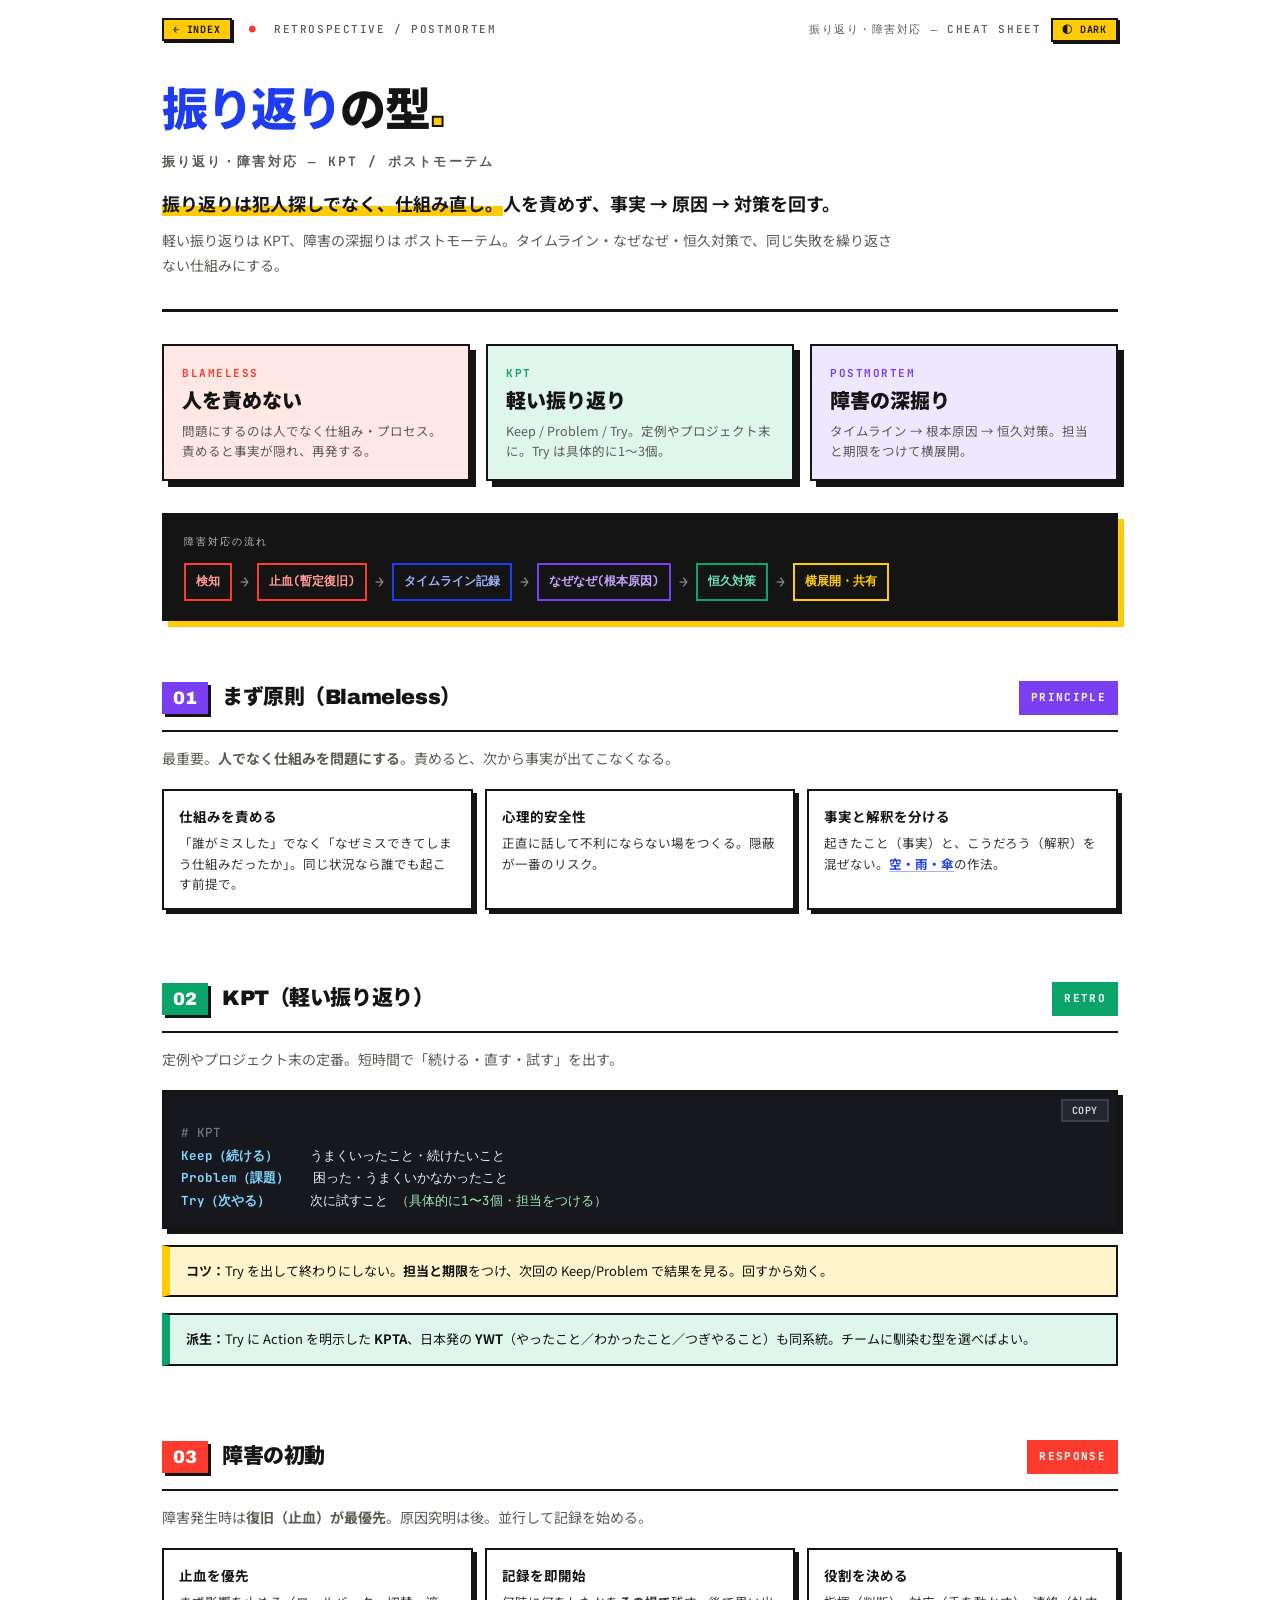
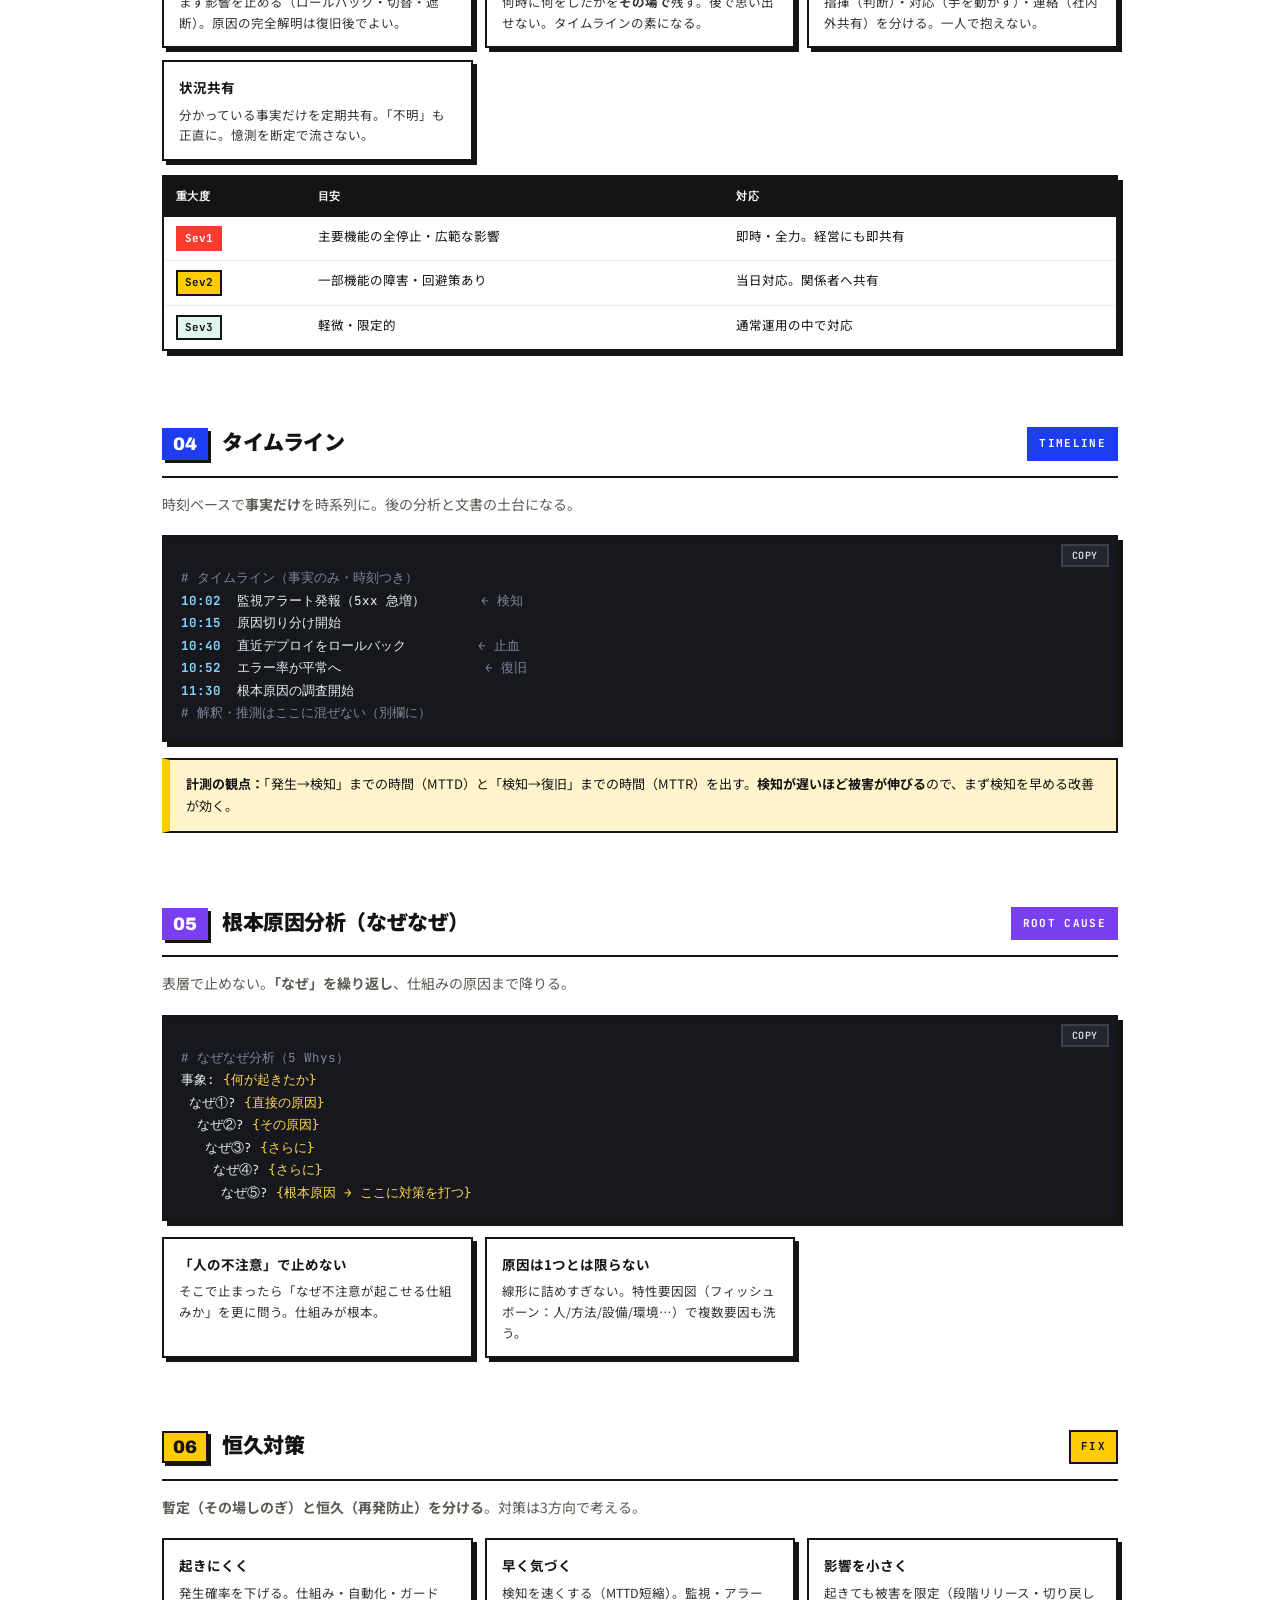
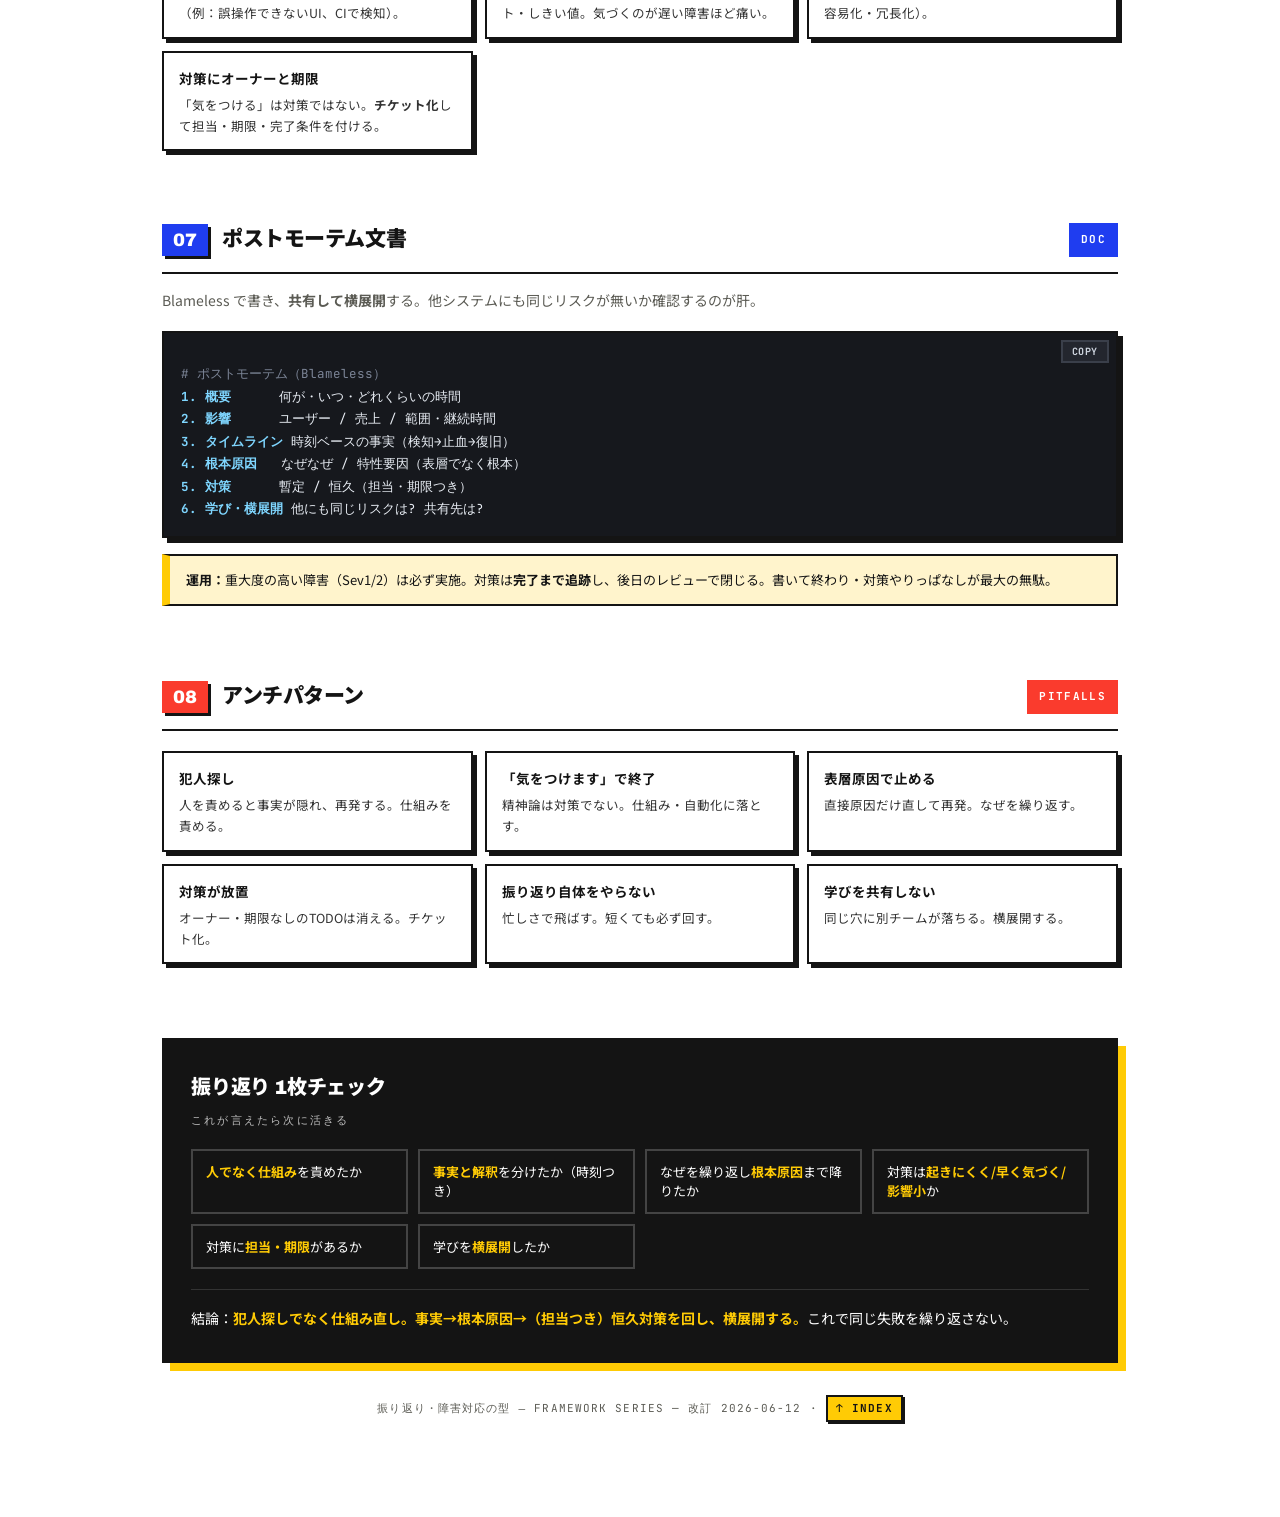
<file: docs/framework/retrospective_cheatsheet.html>
<!DOCTYPE html>
<html lang="ja">
<head>
<meta charset="UTF-8">
<meta name="viewport" content="width=device-width, initial-scale=1.0">
<title>振り返り・障害対応の型</title>
<link rel="preconnect" href="https://fonts.googleapis.com">
<link rel="preconnect" href="https://fonts.gstatic.com" crossorigin>
<link href="https://fonts.googleapis.com/css2?family=Archivo:wght@500;700;900&family=JetBrains+Mono:wght@400;500;700&family=Noto+Sans+JP:wght@400;500;700;900&display=swap" rel="stylesheet">
<link rel="stylesheet" href="../assets/swiss-pop-deck.css">
<style>
  /* ▼ シート固有のみ（標準部品は swiss-pop-deck.css に集約済み） */
  /* mode パネル配色（赤/緑/紫） */
  .mode.m1{background:var(--red-bg);}.mode.m2{background:var(--green-bg);}.mode.m3{background:var(--purple-bg);}
  .mode.m1 .en{color:var(--red);}.mode.m2 .en{color:var(--green);}.mode.m3 .en{color:var(--purple);}
  /* pill 段階（s1/s2/s3） */
  .pill.s1{background:var(--red);color:#fff;border-color:var(--red);}
  .pill.s2{background:var(--yellow);}
  .pill.s3{background:var(--green-bg);}
  /* code 構文（v=値 e=強調） */
  .code .k{color:#7fd6ff;font-weight:700;}.code .v{color:#ffd84d;}.code .e{color:#9fe6b8;}
  /* final チェックリスト */
  .checks{display:grid;grid-template-columns:repeat(auto-fit,minmax(210px,1fr));gap:10px;}
  .chk{border:2px solid #444;padding:11px 13px;font-size:13px;line-height:1.5;}
  .chk b{color:var(--yellow);}
  /* 相互参照リンク */
  a.xref{color:var(--blue);font-weight:700;text-decoration:underline;text-decoration-color:rgba(31,61,240,.4);text-underline-offset:2px;}
  a.xref:hover{text-decoration-color:var(--blue);}
  .final a.xref{color:#ffd84d;text-decoration-color:rgba(255,216,77,.5);}
</style>
<link rel="stylesheet" href="../assets/swiss-pop-dark.css">
<script src="../assets/theme.js"></script>
</head>
<body>
<div class="wrap">

  <div class="meta rv">
    <span><a class="back" href="../index.html">← INDEX</a>&nbsp;&nbsp;<span class="dot">●</span>&nbsp; RETROSPECTIVE / POSTMORTEM</span>
    <span>振り返り・障害対応 ― CHEAT SHEET</span>
  </div>

  <header class="hero rv">
    <h1><span class="hl">振り返り</span>の型<span class="dot">.</span></h1>
    <p class="sub">振り返り・障害対応 ― KPT / ポストモーテム</p>
    <p class="thesis"><b>振り返りは犯人探しでなく、仕組み直し。</b>人を責めず、事実 → 原因 → 対策を回す。</p>
    <p class="lead">軽い振り返りは KPT、障害の深掘りは ポストモーテム。タイムライン・なぜなぜ・恒久対策で、同じ失敗を繰り返さない仕組みにする。</p>
  </header>

  <!-- CORE -->
  <div class="modes rv">
    <div class="mode m1">
      <div class="en">BLAMELESS</div>
      <div class="jp">人を責めない</div>
      <div class="desc">問題にするのは人でなく仕組み・プロセス。責めると事実が隠れ、再発する。</div>
    </div>
    <div class="mode m2">
      <div class="en">KPT</div>
      <div class="jp">軽い振り返り</div>
      <div class="desc">Keep / Problem / Try。定例やプロジェクト末に。Try は具体的に1〜3個。</div>
    </div>
    <div class="mode m3">
      <div class="en">POSTMORTEM</div>
      <div class="jp">障害の深掘り</div>
      <div class="desc">タイムライン → 根本原因 → 恒久対策。担当と期限をつけて横展開。</div>
    </div>
  </div>

  <!-- FLOW -->
  <div class="flow rv">
    <div class="flabel">障害対応の流れ</div>
    <div class="seq">
      <span class="tok r">検知</span><span class="arr">→</span>
      <span class="tok r">止血(暫定復旧)</span><span class="arr">→</span>
      <span class="tok b">タイムライン記録</span><span class="arr">→</span>
      <span class="tok p">なぜなぜ(根本原因)</span><span class="arr">→</span>
      <span class="tok g">恒久対策</span><span class="arr">→</span>
      <span class="tok y">横展開・共有</span>
    </div>
  </div>

  <!-- 01 原則 -->
  <section class="acc-purple rv">
    <div class="shead"><span class="num">01</span><h2>まず原則（Blameless）</h2><span class="tag">PRINCIPLE</span></div>
    <p class="lede">最重要。<b>人でなく仕組みを問題にする</b>。責めると、次から事実が出てこなくなる。</p>
    <div class="grid">
      <div class="gc"><div class="gt">仕組みを責める</div><div class="gd">「誰がミスした」でなく「なぜミスできてしまう仕組みだったか」。同じ状況なら誰でも起こす前提で。</div></div>
      <div class="gc"><div class="gt">心理的安全性</div><div class="gd">正直に話して不利にならない場をつくる。隠蔽が一番のリスク。</div></div>
      <div class="gc"><div class="gt">事実と解釈を分ける</div><div class="gd">起きたこと（事実）と、こうだろう（解釈）を混ぜない。<a class="xref" href="thinking_cheatsheet.html">空・雨・傘</a>の作法。</div></div>
    </div>
  </section>

  <!-- 02 KPT -->
  <section class="acc-green rv">
    <div class="shead"><span class="num">02</span><h2>KPT（軽い振り返り）</h2><span class="tag">RETRO</span></div>
    <p class="lede">定例やプロジェクト末の定番。短時間で「続ける・直す・試す」を出す。</p>
    <div class="code"><span class="c"># KPT</span>
<span class="k">Keep（続ける）</span>    うまくいったこと・続けたいこと
<span class="k">Problem（課題）</span>   困った・うまくいかなかったこと
<span class="k">Try（次やる）</span>     次に試すこと <span class="e">（具体的に1〜3個・担当をつける）</span></div>
    <div class="note"><b>コツ：</b>Try を出して終わりにしない。<b>担当と期限</b>をつけ、次回の Keep/Problem で結果を見る。回すから効く。</div>
    <div class="note g"><b>派生：</b>Try に Action を明示した <b>KPTA</b>、日本発の <b>YWT</b>（やったこと／わかったこと／つぎやること）も同系統。チームに馴染む型を選べばよい。</div>
  </section>

  <!-- 03 初動 -->
  <section class="acc-red rv">
    <div class="shead"><span class="num">03</span><h2>障害の初動</h2><span class="tag">RESPONSE</span></div>
    <p class="lede">障害発生時は<b>復旧（止血）が最優先</b>。原因究明は後。並行して記録を始める。</p>
    <div class="grid">
      <div class="gc"><div class="gt">止血を優先</div><div class="gd">まず影響を止める（ロールバック・切替・遮断）。原因の完全解明は復旧後でよい。</div></div>
      <div class="gc"><div class="gt">記録を即開始</div><div class="gd">何時に何をしたかを<b>その場で</b>残す。後で思い出せない。タイムラインの素になる。</div></div>
      <div class="gc"><div class="gt">役割を決める</div><div class="gd">指揮（判断）・対応（手を動かす）・連絡（社内外共有）を分ける。一人で抱えない。</div></div>
      <div class="gc"><div class="gt">状況共有</div><div class="gd">分かっている事実だけを定期共有。「不明」も正直に。憶測を断定で流さない。</div></div>
    </div>
    <div class="tbl">
      <table>
        <thead><tr><th>重大度</th><th>目安</th><th>対応</th></tr></thead>
        <tbody>
          <tr><td><span class="pill s1">Sev1</span></td><td>主要機能の全停止・広範な影響</td><td>即時・全力。経営にも即共有</td></tr>
          <tr><td><span class="pill s2">Sev2</span></td><td>一部機能の障害・回避策あり</td><td>当日対応。関係者へ共有</td></tr>
          <tr><td><span class="pill s3">Sev3</span></td><td>軽微・限定的</td><td>通常運用の中で対応</td></tr>
        </tbody>
      </table>
    </div>
  </section>

  <!-- 04 タイムライン -->
  <section class="acc-blue rv">
    <div class="shead"><span class="num">04</span><h2>タイムライン</h2><span class="tag">TIMELINE</span></div>
    <p class="lede">時刻ベースで<b>事実だけ</b>を時系列に。後の分析と文書の土台になる。</p>
    <div class="code"><span class="c"># タイムライン（事実のみ・時刻つき）</span>
<span class="k">10:02</span>  監視アラート発報（5xx 急増）       <span class="c">← 検知</span>
<span class="k">10:15</span>  原因切り分け開始
<span class="k">10:40</span>  直近デプロイをロールバック         <span class="c">← 止血</span>
<span class="k">10:52</span>  エラー率が平常へ                  <span class="c">← 復旧</span>
<span class="k">11:30</span>  根本原因の調査開始
<span class="c"># 解釈・推測はここに混ぜない（別欄に）</span></div>
    <div class="note"><b>計測の観点：</b>「発生→検知」までの時間（MTTD）と「検知→復旧」までの時間（MTTR）を出す。<b>検知が遅いほど被害が伸びる</b>ので、まず検知を早める改善が効く。</div>
  </section>

  <!-- 05 根本原因 -->
  <section class="acc-purple rv">
    <div class="shead"><span class="num">05</span><h2>根本原因分析（なぜなぜ）</h2><span class="tag">ROOT CAUSE</span></div>
    <p class="lede">表層で止めない。<b>「なぜ」を繰り返し</b>、仕組みの原因まで降りる。</p>
    <div class="code"><span class="c"># なぜなぜ分析（5 Whys）</span>
事象: <span class="v">{何が起きたか}</span>
 なぜ①? <span class="v">{直接の原因}</span>
  なぜ②? <span class="v">{その原因}</span>
   なぜ③? <span class="v">{さらに}</span>
    なぜ④? <span class="v">{さらに}</span>
     なぜ⑤? <span class="v">{根本原因 → ここに対策を打つ}</span></div>
    <div class="grid">
      <div class="gc"><div class="gt">「人の不注意」で止めない</div><div class="gd">そこで止まったら「なぜ不注意が起こせる仕組みか」を更に問う。仕組みが根本。</div></div>
      <div class="gc"><div class="gt">原因は1つとは限らない</div><div class="gd">線形に詰めすぎない。特性要因図（フィッシュボーン：人/方法/設備/環境…）で複数要因も洗う。</div></div>
    </div>
  </section>

  <!-- 06 恒久対策 -->
  <section class="acc-yellow rv">
    <div class="shead"><span class="num">06</span><h2>恒久対策</h2><span class="tag">FIX</span></div>
    <p class="lede"><b>暫定（その場しのぎ）と恒久（再発防止）を分ける</b>。対策は3方向で考える。</p>
    <div class="grid">
      <div class="gc"><div class="gt">起きにくく</div><div class="gd">発生確率を下げる。仕組み・自動化・ガード（例：誤操作できないUI、CIで検知）。</div></div>
      <div class="gc"><div class="gt">早く気づく</div><div class="gd">検知を速くする（MTTD短縮）。監視・アラート・しきい値。気づくのが遅い障害ほど痛い。</div></div>
      <div class="gc"><div class="gt">影響を小さく</div><div class="gd">起きても被害を限定（段階リリース・切り戻し容易化・冗長化）。</div></div>
      <div class="gc"><div class="gt">対策にオーナーと期限</div><div class="gd">「気をつける」は対策ではない。<b>チケット化</b>して担当・期限・完了条件を付ける。</div></div>
    </div>
  </section>

  <!-- 07 文書 -->
  <section class="acc-blue rv">
    <div class="shead"><span class="num">07</span><h2>ポストモーテム文書</h2><span class="tag">DOC</span></div>
    <p class="lede">Blameless で書き、<b>共有して横展開</b>する。他システムにも同じリスクが無いか確認するのが肝。</p>
    <div class="code"><span class="c"># ポストモーテム（Blameless）</span>
<span class="k">1. 概要</span>      何が・いつ・どれくらいの時間
<span class="k">2. 影響</span>      ユーザー / 売上 / 範囲・継続時間
<span class="k">3. タイムライン</span> 時刻ベースの事実（検知→止血→復旧）
<span class="k">4. 根本原因</span>   なぜなぜ / 特性要因（表層でなく根本）
<span class="k">5. 対策</span>      暫定 / 恒久（担当・期限つき）
<span class="k">6. 学び・横展開</span> 他にも同じリスクは? 共有先は?</div>
    <div class="note"><b>運用：</b>重大度の高い障害（Sev1/2）は必ず実施。対策は<b>完了まで追跡</b>し、後日のレビューで閉じる。書いて終わり・対策やりっぱなしが最大の無駄。</div>
  </section>

  <!-- 08 アンチパターン -->
  <section class="acc-red rv">
    <div class="shead"><span class="num">08</span><h2>アンチパターン</h2><span class="tag">PITFALLS</span></div>
    <div class="grid">
      <div class="gc"><div class="gt">犯人探し</div><div class="gd">人を責めると事実が隠れ、再発する。仕組みを責める。</div></div>
      <div class="gc"><div class="gt">「気をつけます」で終了</div><div class="gd">精神論は対策でない。仕組み・自動化に落とす。</div></div>
      <div class="gc"><div class="gt">表層原因で止める</div><div class="gd">直接原因だけ直して再発。なぜを繰り返す。</div></div>
      <div class="gc"><div class="gt">対策が放置</div><div class="gd">オーナー・期限なしのTODOは消える。チケット化。</div></div>
      <div class="gc"><div class="gt">振り返り自体をやらない</div><div class="gd">忙しさで飛ばす。短くても必ず回す。</div></div>
      <div class="gc"><div class="gt">学びを共有しない</div><div class="gd">同じ穴に別チームが落ちる。横展開する。</div></div>
    </div>
  </section>

  <!-- FINAL -->
  <div class="final rv">
    <div class="ft">振り返り 1枚チェック</div>
    <div class="fs">これが言えたら次に活きる</div>
    <div class="checks">
      <div class="chk"><b>人でなく仕組み</b>を責めたか</div>
      <div class="chk"><b>事実と解釈</b>を分けたか（時刻つき）</div>
      <div class="chk">なぜを繰り返し<b>根本原因</b>まで降りたか</div>
      <div class="chk">対策は<b>起きにくく/早く気づく/影響小</b>か</div>
      <div class="chk">対策に<b>担当・期限</b>があるか</div>
      <div class="chk">学びを<b>横展開</b>したか</div>
    </div>
    <p class="conc">結論：<b>犯人探しでなく仕組み直し。事実→根本原因→（担当つき）恒久対策を回し、横展開する。</b>これで同じ失敗を繰り返さない。</p>
  </div>

  <footer>振り返り・障害対応の型 ― framework series — 改訂 2026-06-12 · <a href="../index.html">↑ index</a></footer>

</div>

<script>
(function(){
  document.querySelectorAll('.code').forEach(function(block){
    var text = block.innerText;
    var btn = document.createElement('button');
    btn.className = 'copybtn'; btn.type = 'button'; btn.textContent = 'copy';
    function done(){ btn.textContent='copied!'; btn.classList.add('done');
      setTimeout(function(){ btn.textContent='copy'; btn.classList.remove('done'); }, 1300); }
    function fallback(){
      var ta=document.createElement('textarea'); ta.value=text;
      ta.style.position='fixed'; ta.style.top='0'; ta.style.opacity='0';
      document.body.appendChild(ta); ta.focus(); ta.select();
      try{ document.execCommand('copy'); done(); }catch(e){ btn.textContent='手動で選択'; }
      document.body.removeChild(ta);
    }
    btn.addEventListener('click', function(){
      try{
        if(navigator.clipboard && navigator.clipboard.writeText){
          navigator.clipboard.writeText(text).then(done, fallback);
        } else { fallback(); }
      }catch(e){ fallback(); }
    });
    block.appendChild(btn);
  });
})();
</script>
</body>
</html>
</file>
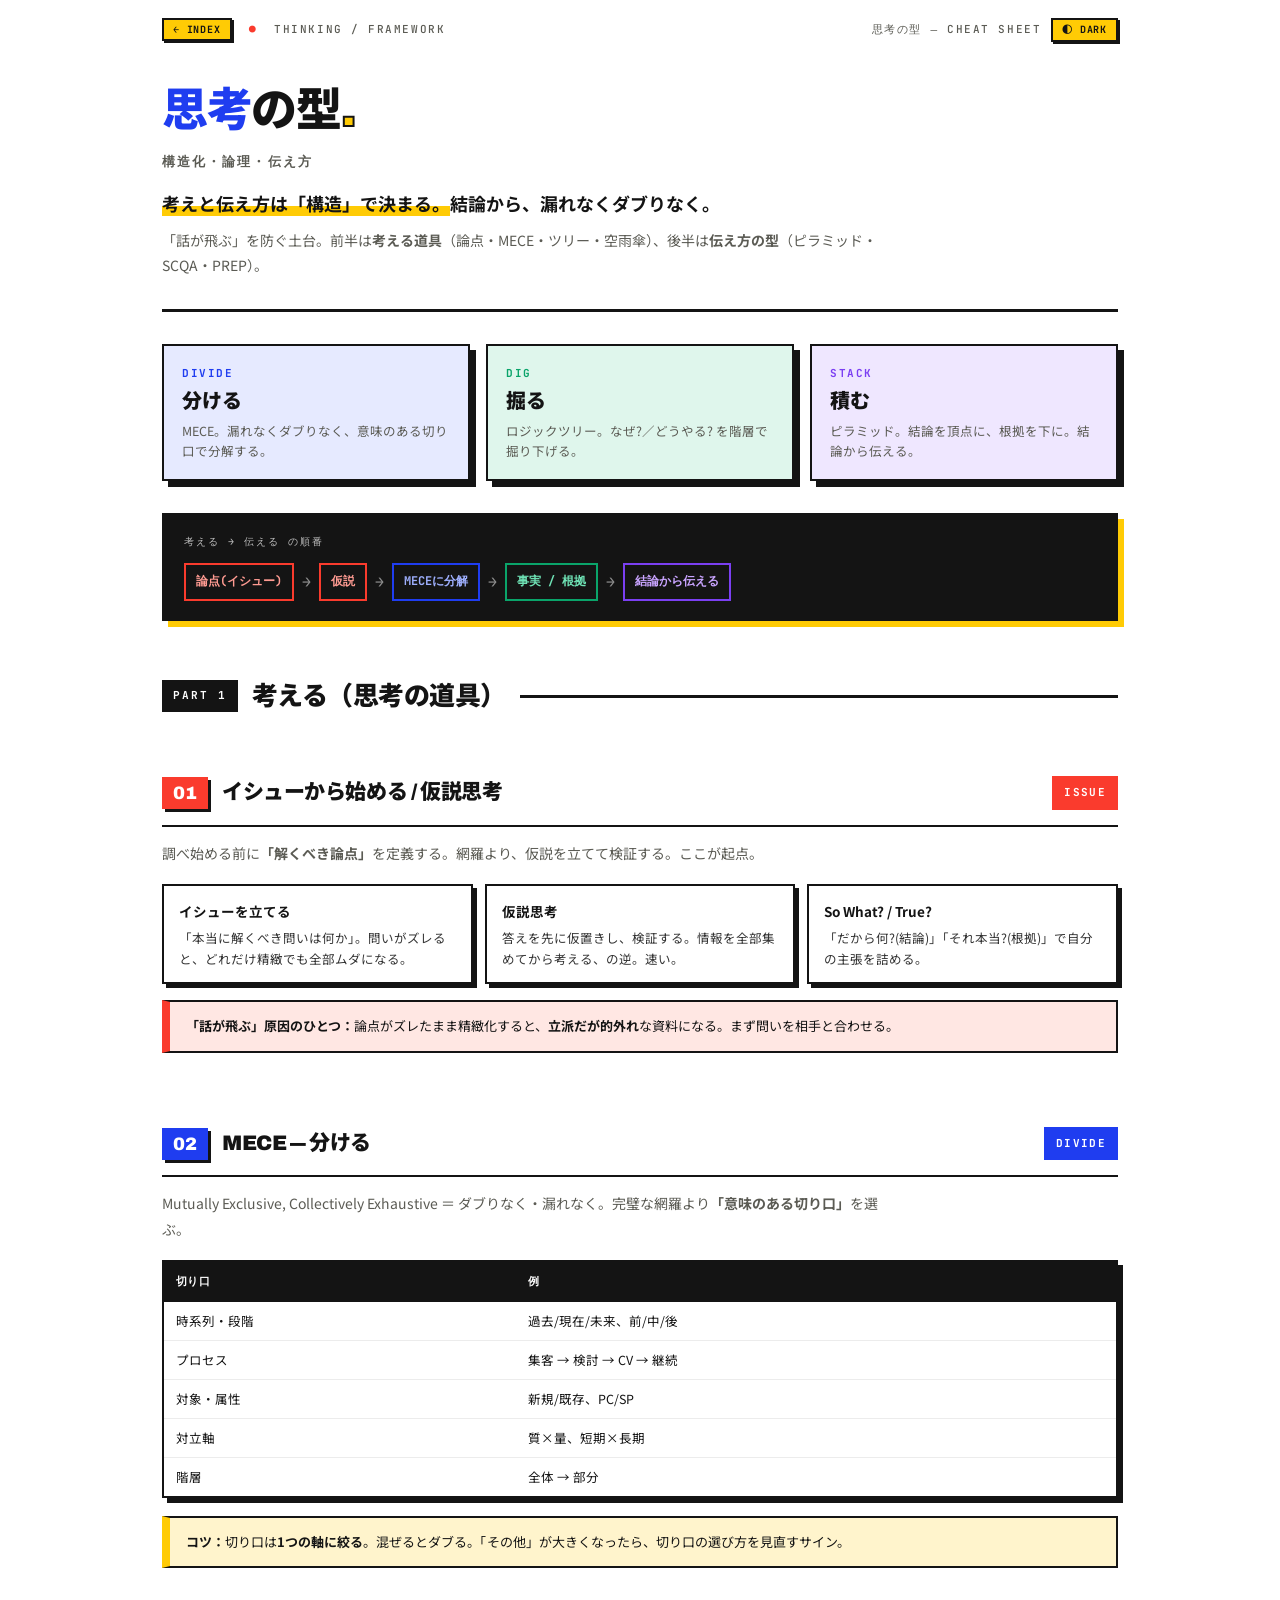
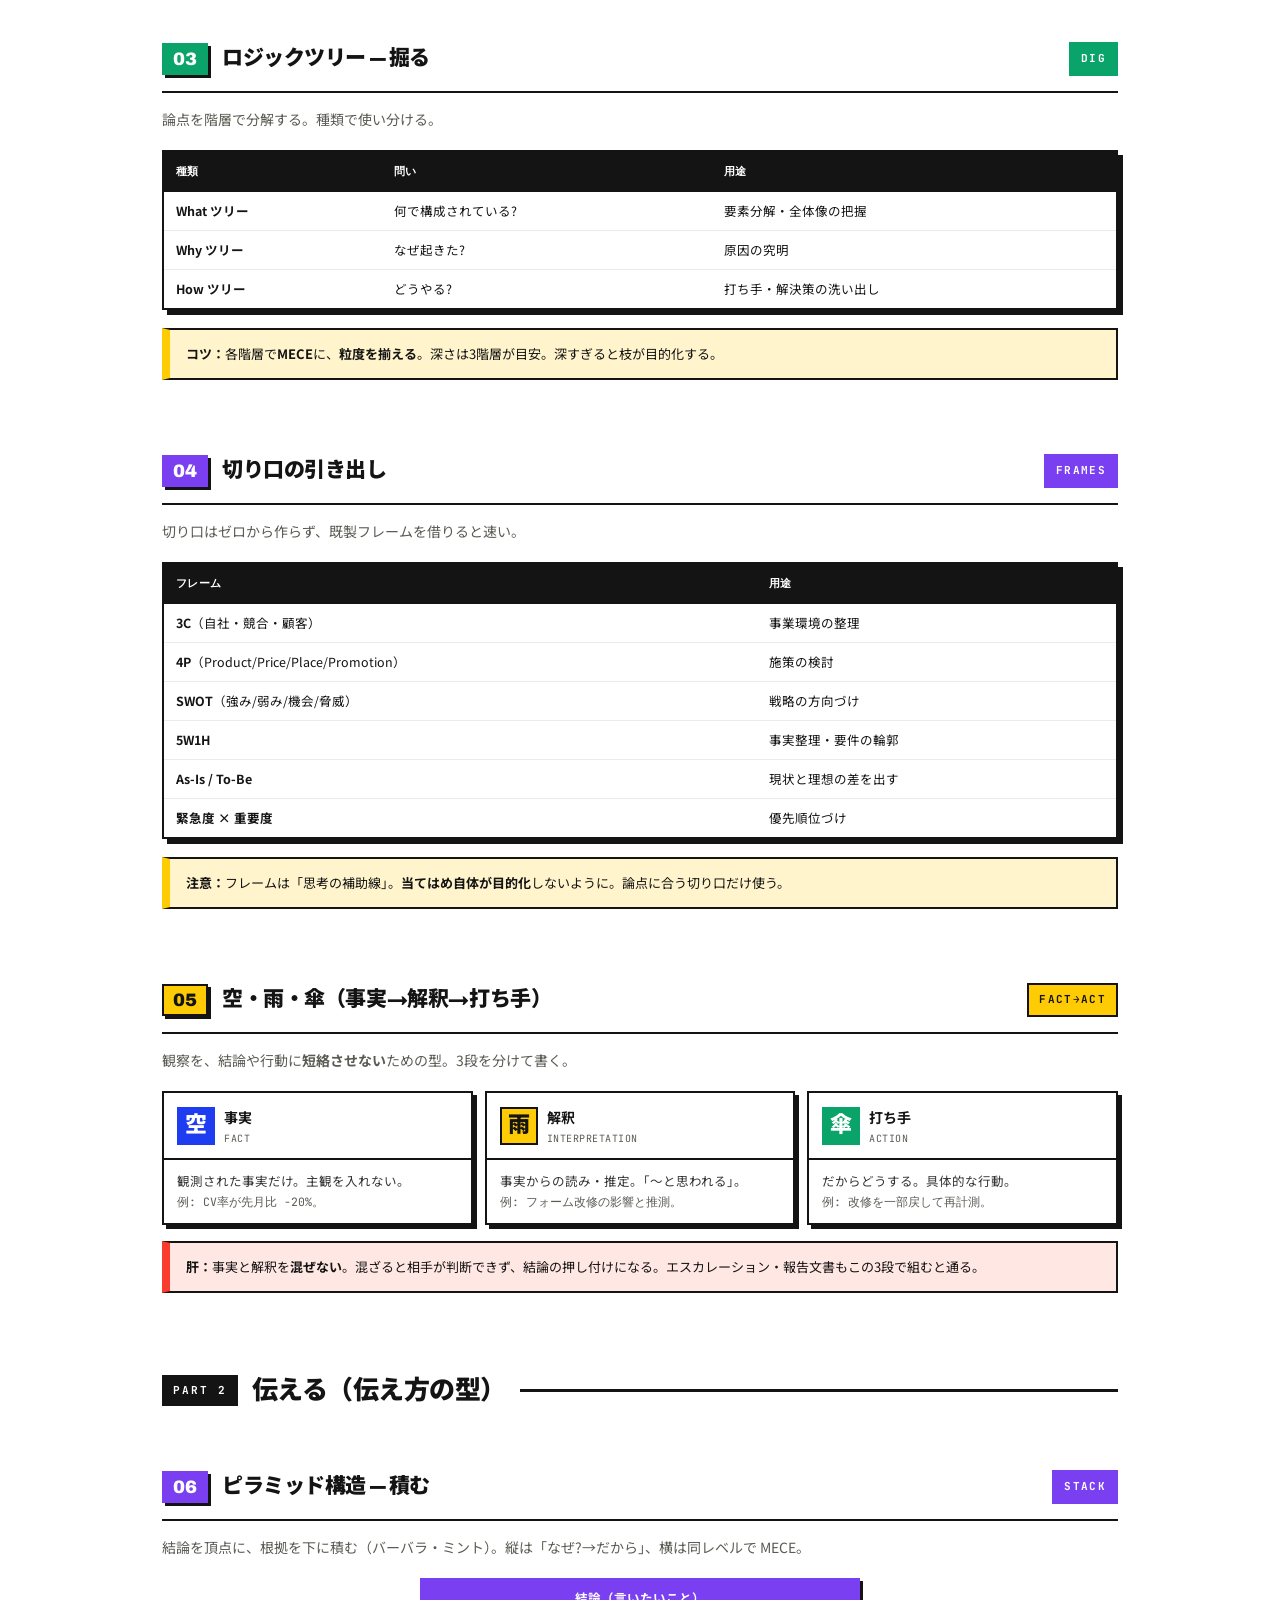
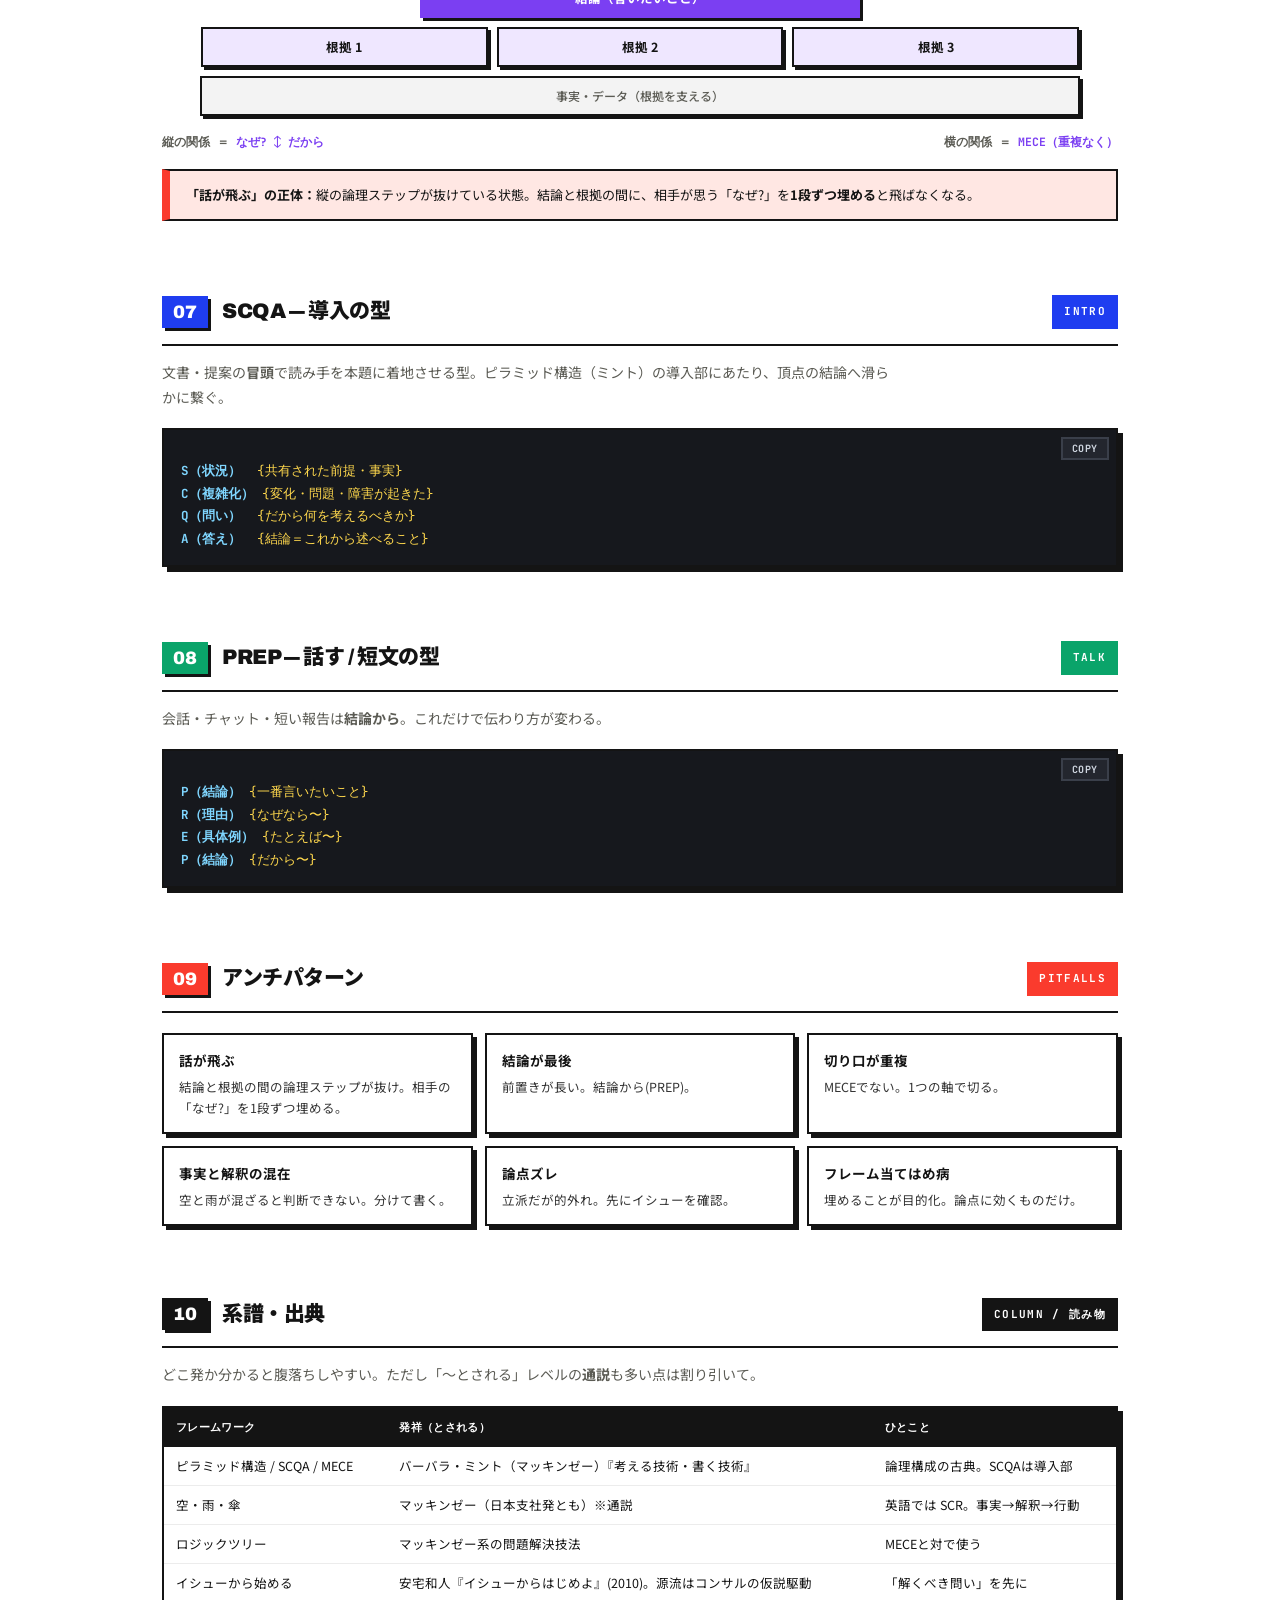
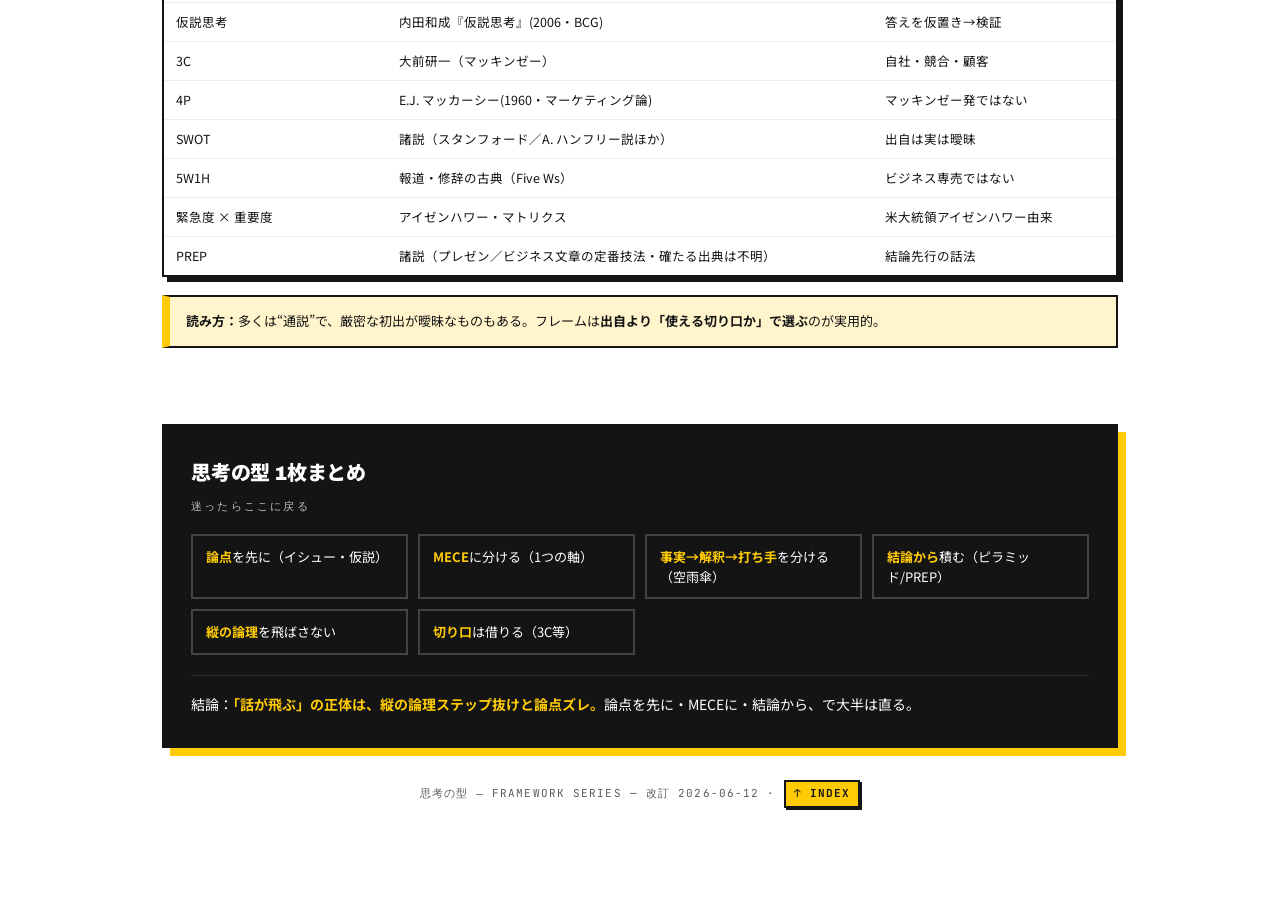
<file: docs/framework/thinking_cheatsheet.html>
<!DOCTYPE html>
<html lang="ja">
<head>
<meta charset="UTF-8">
<meta name="viewport" content="width=device-width, initial-scale=1.0">
<title>思考の型</title>
<link rel="preconnect" href="https://fonts.googleapis.com">
<link rel="preconnect" href="https://fonts.gstatic.com" crossorigin>
<link href="https://fonts.googleapis.com/css2?family=Archivo:wght@500;700;900&family=JetBrains+Mono:wght@400;500;700&family=Noto+Sans+JP:wght@400;500;700;900&display=swap" rel="stylesheet">
<link rel="stylesheet" href="../assets/swiss-pop-deck.css">
<style>
  /* ▼ シート固有のみ（標準部品は swiss-pop-deck.css に集約済み） */
  /* mode パネル配色（このシート方言: 青/緑/紫） */
  .mode.m1{background:var(--blue-bg);}.mode.m2{background:var(--green-bg);}.mode.m3{background:var(--purple-bg);}
  .mode.m1 .en{color:var(--blue);}.mode.m2 .en{color:var(--green);}.mode.m3 .en{color:var(--purple);}
  /* code 構文（v=値） */
  .code .k{color:#7fd6ff;font-weight:700;}.code .v{color:#ffd84d;}
  /* 空雨傘（くう・あめ・かさ）3ステップ */
  .kau{display:grid;grid-template-columns:repeat(3,1fr);gap:12px;margin:12px 0 14px;}
  .kau .step{border:2px solid var(--ink);background:var(--card);box-shadow:4px 4px 0 var(--ink);padding:0;overflow:hidden;}
  .kau .kh{display:flex;align-items:center;gap:9px;padding:10px 13px;border-bottom:2px solid var(--ink);}
  .kau .kanji{font-family:var(--disp);font-weight:900;font-size:22px;width:38px;height:38px;display:flex;align-items:center;justify-content:center;border:2px solid var(--ink);}
  .kau .s1 .kanji{background:var(--blue);color:#fff;border-color:var(--blue);}
  .kau .s2 .kanji{background:var(--yellow);}
  .kau .s3 .kanji{background:var(--green);color:#fff;border-color:var(--green);}
  .kau .klabel b{font-size:14px;}
  .kau .klabel span{font-family:var(--mono);font-size:10px;color:var(--muted);display:block;letter-spacing:.05em;}
  .kau .kb{padding:11px 13px;font-size:12.5px;line-height:1.6;color:#333;}
  .kau .kb em{font-style:normal;font-family:var(--mono);font-size:11.5px;color:var(--muted);}
  /* ピラミッド（重要度の三段） */
  .pyramid{display:flex;flex-direction:column;align-items:center;gap:9px;margin:16px 0;}
  .ptier{display:flex;gap:9px;justify-content:center;width:100%;}
  .pbox{border:2px solid var(--ink);box-shadow:3px 3px 0 var(--ink);padding:10px 8px;text-align:center;font-weight:700;font-size:12.5px;line-height:1.3;}
  .ptier.t1 .pbox{width:46%;background:var(--purple);color:#fff;border-color:var(--purple);}
  .ptier.t2 .pbox{flex:1;max-width:30%;background:var(--purple-bg);}
  .ptier.t3 .pbox{width:92%;background:#f3f3f3;color:var(--muted);font-weight:500;font-size:12px;}
  .paxes{display:flex;justify-content:space-between;gap:12px;flex-wrap:wrap;margin-top:6px;}
  .pax{font-family:var(--mono);font-size:11.5px;font-weight:700;color:var(--muted);}
  .pax b{color:var(--purple);}
  /* final チェックリスト */
  .checks{display:grid;grid-template-columns:repeat(auto-fit,minmax(210px,1fr));gap:10px;}
  .chk{border:2px solid #444;padding:11px 13px;font-size:13px;line-height:1.5;}
  .chk b{color:var(--yellow);}
  /* シート固有のメディアクエリ断片（ベースの @media に追加分） */
  @media (max-width:760px){.kau{grid-template-columns:1fr;}.ptier.t2 .pbox{font-size:11px;padding:8px 5px;}}
  @media print{.pbox,.kau .step{box-shadow:none;}}
</style>
<link rel="stylesheet" href="../assets/swiss-pop-dark.css">
<script src="../assets/theme.js"></script>
</head>
<body>
<div class="wrap">

  <div class="meta rv">
    <span><a class="back" href="../index.html">← INDEX</a>&nbsp;&nbsp;<span class="dot">●</span>&nbsp; THINKING / FRAMEWORK</span>
    <span>思考の型 ― CHEAT SHEET</span>
  </div>

  <header class="hero rv">
    <h1><span class="hl">思考</span>の型<span class="dot">.</span></h1>
    <p class="sub">構造化・論理・伝え方</p>
    <p class="thesis"><b>考えと伝え方は「構造」で決まる。</b>結論から、漏れなくダブりなく。</p>
    <p class="lead">「話が飛ぶ」を防ぐ土台。前半は<b>考える道具</b>（論点・MECE・ツリー・空雨傘）、後半は<b>伝え方の型</b>（ピラミッド・SCQA・PREP）。</p>
  </header>

  <!-- CORE MOVES -->
  <div class="modes rv">
    <div class="mode m1">
      <div class="en">DIVIDE</div>
      <div class="jp">分ける</div>
      <div class="desc">MECE。漏れなくダブりなく、意味のある切り口で分解する。</div>
    </div>
    <div class="mode m2">
      <div class="en">DIG</div>
      <div class="jp">掘る</div>
      <div class="desc">ロジックツリー。なぜ?／どうやる? を階層で掘り下げる。</div>
    </div>
    <div class="mode m3">
      <div class="en">STACK</div>
      <div class="jp">積む</div>
      <div class="desc">ピラミッド。結論を頂点に、根拠を下に。結論から伝える。</div>
    </div>
  </div>

  <!-- FLOW -->
  <div class="flow rv">
    <div class="flabel">考える → 伝える の順番</div>
    <div class="seq">
      <span class="tok r">論点(イシュー)</span><span class="arr">→</span>
      <span class="tok r">仮説</span><span class="arr">→</span>
      <span class="tok b">MECEに分解</span><span class="arr">→</span>
      <span class="tok g">事実 / 根拠</span><span class="arr">→</span>
      <span class="tok p">結論から伝える</span>
    </div>
  </div>

  <!-- ============ PART 1 ============ -->
  <div class="gband rv"><span class="gn">PART 1</span><h3>考える（思考の道具）</h3><span class="line"></span></div>

  <!-- 01 イシュー -->
  <section class="acc-red rv">
    <div class="shead"><span class="num">01</span><h2>イシューから始める / 仮説思考</h2><span class="tag">ISSUE</span></div>
    <p class="lede">調べ始める前に<b>「解くべき論点」</b>を定義する。網羅より、仮説を立てて検証する。ここが起点。</p>
    <div class="grid">
      <div class="gc"><div class="gt">イシューを立てる</div><div class="gd">「本当に解くべき問いは何か」。問いがズレると、どれだけ精緻でも全部ムダになる。</div></div>
      <div class="gc"><div class="gt">仮説思考</div><div class="gd">答えを先に仮置きし、検証する。情報を全部集めてから考える、の逆。速い。</div></div>
      <div class="gc"><div class="gt">So What? / True?</div><div class="gd">「だから何?(結論)」「それ本当?(根拠)」で自分の主張を詰める。</div></div>
    </div>
    <div class="note r"><b>「話が飛ぶ」原因のひとつ：</b>論点がズレたまま精緻化すると、<b>立派だが的外れ</b>な資料になる。まず問いを相手と合わせる。</div>
  </section>

  <!-- 02 MECE -->
  <section class="acc-blue rv">
    <div class="shead"><span class="num">02</span><h2>MECE ― 分ける</h2><span class="tag">DIVIDE</span></div>
    <p class="lede">Mutually Exclusive, Collectively Exhaustive ＝ ダブりなく・漏れなく。完璧な網羅より<b>「意味のある切り口」</b>を選ぶ。</p>
    <div class="tbl">
      <table>
        <thead><tr><th>切り口</th><th>例</th></tr></thead>
        <tbody>
          <tr><td>時系列・段階</td><td>過去/現在/未来、前/中/後</td></tr>
          <tr><td>プロセス</td><td>集客 → 検討 → CV → 継続</td></tr>
          <tr><td>対象・属性</td><td>新規/既存、PC/SP</td></tr>
          <tr><td>対立軸</td><td>質×量、短期×長期</td></tr>
          <tr><td>階層</td><td>全体 → 部分</td></tr>
        </tbody>
      </table>
    </div>
    <div class="note"><b>コツ：</b>切り口は<b>1つの軸に絞る</b>。混ぜるとダブる。「その他」が大きくなったら、切り口の選び方を見直すサイン。</div>
  </section>

  <!-- 03 ロジックツリー -->
  <section class="acc-green rv">
    <div class="shead"><span class="num">03</span><h2>ロジックツリー ― 掘る</h2><span class="tag">DIG</span></div>
    <p class="lede">論点を階層で分解する。種類で使い分ける。</p>
    <div class="tbl">
      <table>
        <thead><tr><th>種類</th><th>問い</th><th>用途</th></tr></thead>
        <tbody>
          <tr><td><b>What ツリー</b></td><td>何で構成されている?</td><td>要素分解・全体像の把握</td></tr>
          <tr><td><b>Why ツリー</b></td><td>なぜ起きた?</td><td>原因の究明</td></tr>
          <tr><td><b>How ツリー</b></td><td>どうやる?</td><td>打ち手・解決策の洗い出し</td></tr>
        </tbody>
      </table>
    </div>
    <div class="note"><b>コツ：</b>各階層で<b>MECE</b>に、<b>粒度を揃える</b>。深さは3階層が目安。深すぎると枝が目的化する。</div>
  </section>

  <!-- 04 切り口の引き出し -->
  <section class="acc-purple rv">
    <div class="shead"><span class="num">04</span><h2>切り口の引き出し</h2><span class="tag">FRAMES</span></div>
    <p class="lede">切り口はゼロから作らず、既製フレームを借りると速い。</p>
    <div class="tbl">
      <table>
        <thead><tr><th>フレーム</th><th>用途</th></tr></thead>
        <tbody>
          <tr><td><b>3C</b>（自社・競合・顧客）</td><td>事業環境の整理</td></tr>
          <tr><td><b>4P</b>（Product/Price/Place/Promotion）</td><td>施策の検討</td></tr>
          <tr><td><b>SWOT</b>（強み/弱み/機会/脅威）</td><td>戦略の方向づけ</td></tr>
          <tr><td><b>5W1H</b></td><td>事実整理・要件の輪郭</td></tr>
          <tr><td><b>As-Is / To-Be</b></td><td>現状と理想の差を出す</td></tr>
          <tr><td><b>緊急度 × 重要度</b></td><td>優先順位づけ</td></tr>
        </tbody>
      </table>
    </div>
    <div class="note"><b>注意：</b>フレームは「思考の補助線」。<b>当てはめ自体が目的化</b>しないように。論点に合う切り口だけ使う。</div>
  </section>

  <!-- 05 空雨傘 -->
  <section class="acc-yellow rv">
    <div class="shead"><span class="num">05</span><h2>空・雨・傘（事実→解釈→打ち手）</h2><span class="tag">FACT→ACT</span></div>
    <p class="lede">観察を、結論や行動に<b>短絡させない</b>ための型。3段を分けて書く。</p>
    <div class="kau">
      <div class="step s1">
        <div class="kh"><span class="kanji">空</span><span class="klabel"><b>事実</b><span>FACT</span></span></div>
        <div class="kb">観測された事実だけ。主観を入れない。<br><em>例: CV率が先月比 −20%。</em></div>
      </div>
      <div class="step s2">
        <div class="kh"><span class="kanji">雨</span><span class="klabel"><b>解釈</b><span>INTERPRETATION</span></span></div>
        <div class="kb">事実からの読み・推定。「〜と思われる」。<br><em>例: フォーム改修の影響と推測。</em></div>
      </div>
      <div class="step s3">
        <div class="kh"><span class="kanji">傘</span><span class="klabel"><b>打ち手</b><span>ACTION</span></span></div>
        <div class="kb">だからどうする。具体的な行動。<br><em>例: 改修を一部戻して再計測。</em></div>
      </div>
    </div>
    <div class="note r"><b>肝：</b>事実と解釈を<b>混ぜない</b>。混ざると相手が判断できず、結論の押し付けになる。エスカレーション・報告文書もこの3段で組むと通る。</div>
  </section>

  <!-- ============ PART 2 ============ -->
  <div class="gband rv"><span class="gn">PART 2</span><h3>伝える（伝え方の型）</h3><span class="line"></span></div>

  <!-- 06 ピラミッド -->
  <section class="acc-purple rv">
    <div class="shead"><span class="num">06</span><h2>ピラミッド構造 ― 積む</h2><span class="tag">STACK</span></div>
    <p class="lede">結論を頂点に、根拠を下に積む（バーバラ・ミント）。縦は「なぜ?→だから」、横は同レベルで MECE。</p>
    <div class="pyramid">
      <div class="ptier t1"><div class="pbox">結論（言いたいこと）</div></div>
      <div class="ptier t2"><div class="pbox">根拠 1</div><div class="pbox">根拠 2</div><div class="pbox">根拠 3</div></div>
      <div class="ptier t3"><div class="pbox">事実・データ（根拠を支える）</div></div>
    </div>
    <div class="paxes">
      <span class="pax">縦の関係 ＝ <b>なぜ? ↕ だから</b></span>
      <span class="pax">横の関係 ＝ <b>MECE（重複なく）</b></span>
    </div>
    <div class="note r"><b>「話が飛ぶ」の正体：</b>縦の論理ステップが抜けている状態。結論と根拠の間に、相手が思う「なぜ?」を<b>1段ずつ埋める</b>と飛ばなくなる。</div>
  </section>

  <!-- 07 SCQA -->
  <section class="acc-blue rv">
    <div class="shead"><span class="num">07</span><h2>SCQA ― 導入の型</h2><span class="tag">INTRO</span></div>
    <p class="lede">文書・提案の<b>冒頭</b>で読み手を本題に着地させる型。ピラミッド構造（ミント）の導入部にあたり、頂点の結論へ滑らかに繋ぐ。</p>
    <div class="code"><span class="k">S（状況）</span>  <span class="v">{共有された前提・事実}</span>
<span class="k">C（複雑化）</span> <span class="v">{変化・問題・障害が起きた}</span>
<span class="k">Q（問い）</span>  <span class="v">{だから何を考えるべきか}</span>
<span class="k">A（答え）</span>  <span class="v">{結論＝これから述べること}</span></div>
  </section>

  <!-- 08 PREP -->
  <section class="acc-green rv">
    <div class="shead"><span class="num">08</span><h2>PREP ― 話す / 短文の型</h2><span class="tag">TALK</span></div>
    <p class="lede">会話・チャット・短い報告は<b>結論から</b>。これだけで伝わり方が変わる。</p>
    <div class="code"><span class="k">P（結論）</span> <span class="v">{一番言いたいこと}</span>
<span class="k">R（理由）</span> <span class="v">{なぜなら〜}</span>
<span class="k">E（具体例）</span> <span class="v">{たとえば〜}</span>
<span class="k">P（結論）</span> <span class="v">{だから〜}</span></div>
  </section>

  <!-- 09 アンチパターン -->
  <section class="acc-red rv">
    <div class="shead"><span class="num">09</span><h2>アンチパターン</h2><span class="tag">PITFALLS</span></div>
    <div class="grid">
      <div class="gc"><div class="gt">話が飛ぶ</div><div class="gd">結論と根拠の間の論理ステップが抜け。相手の「なぜ?」を1段ずつ埋める。</div></div>
      <div class="gc"><div class="gt">結論が最後</div><div class="gd">前置きが長い。結論から(PREP)。</div></div>
      <div class="gc"><div class="gt">切り口が重複</div><div class="gd">MECEでない。1つの軸で切る。</div></div>
      <div class="gc"><div class="gt">事実と解釈の混在</div><div class="gd">空と雨が混ざると判断できない。分けて書く。</div></div>
      <div class="gc"><div class="gt">論点ズレ</div><div class="gd">立派だが的外れ。先にイシューを確認。</div></div>
      <div class="gc"><div class="gt">フレーム当てはめ病</div><div class="gd">埋めることが目的化。論点に効くものだけ。</div></div>
    </div>
  </section>

  <!-- 10 系譜・出典 -->
  <section class="acc-ink rv">
    <div class="shead"><span class="num">10</span><h2>系譜・出典</h2><span class="tag">COLUMN / 読み物</span></div>
    <p class="lede">どこ発か分かると腹落ちしやすい。ただし「〜とされる」レベルの<b>通説</b>も多い点は割り引いて。</p>
    <div class="tbl">
      <table>
        <thead><tr><th>フレームワーク</th><th>発祥（とされる）</th><th>ひとこと</th></tr></thead>
        <tbody>
          <tr><td>ピラミッド構造 / SCQA / MECE</td><td>バーバラ・ミント（マッキンゼー）『考える技術・書く技術』</td><td>論理構成の古典。SCQAは導入部</td></tr>
          <tr><td>空・雨・傘</td><td>マッキンゼー（日本支社発とも）※通説</td><td>英語では SCR。事実→解釈→行動</td></tr>
          <tr><td>ロジックツリー</td><td>マッキンゼー系の問題解決技法</td><td>MECEと対で使う</td></tr>
          <tr><td>イシューから始める</td><td>安宅和人『イシューからはじめよ』(2010)。源流はコンサルの仮説駆動</td><td>「解くべき問い」を先に</td></tr>
          <tr><td>仮説思考</td><td>内田和成『仮説思考』(2006・BCG)</td><td>答えを仮置き→検証</td></tr>
          <tr><td>3C</td><td>大前研一（マッキンゼー）</td><td>自社・競合・顧客</td></tr>
          <tr><td>4P</td><td>E.J. マッカーシー(1960・マーケティング論)</td><td>マッキンゼー発ではない</td></tr>
          <tr><td>SWOT</td><td>諸説（スタンフォード／A. ハンフリー説ほか）</td><td>出自は実は曖昧</td></tr>
          <tr><td>5W1H</td><td>報道・修辞の古典（Five Ws）</td><td>ビジネス専売ではない</td></tr>
          <tr><td>緊急度 × 重要度</td><td>アイゼンハワー・マトリクス</td><td>米大統領アイゼンハワー由来</td></tr>
          <tr><td>PREP</td><td>諸説（プレゼン／ビジネス文章の定番技法・確たる出典は不明）</td><td>結論先行の話法</td></tr>
        </tbody>
      </table>
    </div>
    <div class="note"><b>読み方：</b>多くは“通説”で、厳密な初出が曖昧なものもある。フレームは<b>出自より「使える切り口か」で選ぶ</b>のが実用的。</div>
  </section>

  <!-- FINAL -->
  <div class="final rv">
    <div class="ft">思考の型 1枚まとめ</div>
    <div class="fs">迷ったらここに戻る</div>
    <div class="checks">
      <div class="chk"><b>論点</b>を先に（イシュー・仮説）</div>
      <div class="chk"><b>MECE</b>に分ける（1つの軸）</div>
      <div class="chk"><b>事実→解釈→打ち手</b>を分ける（空雨傘）</div>
      <div class="chk"><b>結論から</b>積む（ピラミッド/PREP）</div>
      <div class="chk"><b>縦の論理</b>を飛ばさない</div>
      <div class="chk"><b>切り口</b>は借りる（3C等）</div>
    </div>
    <p class="conc">結論：<b>「話が飛ぶ」の正体は、縦の論理ステップ抜けと論点ズレ。</b>論点を先に・MECEに・結論から、で大半は直る。</p>
  </div>

  <footer>思考の型 ― framework series — 改訂 2026-06-12 · <a href="../index.html">↑ index</a></footer>

</div>

<script>
(function(){
  document.querySelectorAll('.code').forEach(function(block){
    var text = block.innerText;
    var btn = document.createElement('button');
    btn.className = 'copybtn'; btn.type = 'button'; btn.textContent = 'copy';
    function done(){ btn.textContent='copied!'; btn.classList.add('done');
      setTimeout(function(){ btn.textContent='copy'; btn.classList.remove('done'); }, 1300); }
    function fallback(){
      var ta=document.createElement('textarea'); ta.value=text;
      ta.style.position='fixed'; ta.style.top='0'; ta.style.opacity='0';
      document.body.appendChild(ta); ta.focus(); ta.select();
      try{ document.execCommand('copy'); done(); }catch(e){ btn.textContent='手動で選択'; }
      document.body.removeChild(ta);
    }
    btn.addEventListener('click', function(){
      try{
        if(navigator.clipboard && navigator.clipboard.writeText){
          navigator.clipboard.writeText(text).then(done, fallback);
        } else { fallback(); }
      }catch(e){ fallback(); }
    });
    block.appendChild(btn);
  });
})();
</script>
</body>
</html>
</file>
<file: docs/assets/swiss-pop-dark.css>
/* ============================================================
   Note Deck — swiss-pop dark theme v2 (charcoal navy / editorial)
   全ページ共通。[data-theme="dark"] 配下のみ作用し、ライトは不変。
   方針: 黒紺の紙・低彩度の線・カードはカテゴリ暗色面＋同系の線と影。
   黄色は小面積アクセント限定。印刷は @media screen ガードで常にライト。
   ============================================================ */

/* テーマ切替チップ（theme.js が .meta 右端の span に注入＝本文右端に揃う。パンくず途中ではなく行末。ライトでも表示） */
.themetoggle{font-family:var(--mono);font-weight:700;font-size:10px;letter-spacing:.08em;
  color:#141414;background:var(--yellow);border:2px solid #141414;box-shadow:2px 2px 0 #141414;
  padding:3px 9px;margin-left:10px;cursor:pointer;white-space:nowrap;transition:transform .12s,box-shadow .12s;}
.themetoggle:hover{transform:translate(-1px,-1px);box-shadow:3px 3px 0 #141414;}
@media print{.themetoggle{display:none;}}

@media screen{

:root{color-scheme:light;}
:root[data-theme="dark"]{
  color-scheme:dark;
  --paper:#0d1117;--ink:#f2f4f8;--muted:#9aa4b5;--line:#2b3242;--card:#151b27;
  --blue:#8c99ff;--blue-bg:#1b213f;--blue-shadow:#11162c;
  --green:#4bd99b;--green-bg:#142f25;--green-shadow:#0c1f18;
  --red:#ff7a70;--red-bg:#351d1d;--red-shadow:#211111;
  --yellow:#f5d547;--yellow-bg:#2f2a13;--yellow-shadow:#1f1b0c;
  --purple:#b39cff;--purple-bg:#251e3f;--purple-shadow:#171226;
  --ydeep:#f5d547; /* ライトの #7a6200（黄背景上の濃黄文字）の暗所用 */
}

/* ---------- 構造線: 白系をやめ低彩度の青みグレーへ ---------- */
[data-theme="dark"] .hero{border-bottom-color:var(--line);}
[data-theme="dark"] .shead{border-bottom-color:var(--line);}
[data-theme="dark"] .gband .line{background:var(--line);}
[data-theme="dark"] .gband .gn{background:#1c2230;color:var(--ink);}
[data-theme="dark"] thead{background:#1c2230;color:var(--ink);}
[data-theme="dark"] .acc-ink .num,[data-theme="dark"] .acc-ink .tag{background:#1c2230;color:var(--ink);}

/* ---------- 箱の枠線と影: 白枠→ --line、黒/黄影→深い黒紺 ---------- */
[data-theme="dark"] .gc,[data-theme="dark"] .tbl,[data-theme="dark"] .code,
[data-theme="dark"] .mode,[data-theme="dark"] .note,[data-theme="dark"] .foot-note,
[data-theme="dark"] .pcard,[data-theme="dark"] .repo,[data-theme="dark"] .keyrow,
[data-theme="dark"] .crow,[data-theme="dark"] .lk,[data-theme="dark"] .pitem,
[data-theme="dark"] .kau .step,[data-theme="dark"] .pbox,[data-theme="dark"] .key,
[data-theme="dark"] .flow,[data-theme="dark"] .final,[data-theme="dark"] .chead .bar,
[data-theme="dark"] .pcard .ph{border-color:var(--line);}
[data-theme="dark"] :where(.pill){border-color:var(--line);}
[data-theme="dark"] td code,[data-theme="dark"] .icode,
[data-theme="dark"] .gc .gd code,[data-theme="dark"] .note code,
[data-theme="dark"] .pd code{border-color:var(--line);}

[data-theme="dark"] .shead .num,[data-theme="dark"] .keyrow,[data-theme="dark"] .crow,
[data-theme="dark"] .pbox,[data-theme="dark"] .chead .bar,[data-theme="dark"] .pcard .pb .code{box-shadow:3px 3px 0 #080b10;}
[data-theme="dark"] .gc,[data-theme="dark"] .pitem,[data-theme="dark"] .lk,
[data-theme="dark"] .kau .step{box-shadow:4px 4px 0 #080b10;}
[data-theme="dark"] .tbl,[data-theme="dark"] .code,[data-theme="dark"] .pcard,
[data-theme="dark"] .repo{box-shadow:5px 5px 0 #080b10;}
[data-theme="dark"] .mode{box-shadow:6px 6px 0 #080b10;}
[data-theme="dark"] .keyrow:hover,[data-theme="dark"] .crow:hover{box-shadow:5px 5px 0 #080b10;}
[data-theme="dark"] .flow{box-shadow:6px 6px 0 #080b10;}
[data-theme="dark"] .final{box-shadow:8px 8px 0 #080b10;}

/* ---------- index カード: カテゴリ暗色面＋同系の線と影（面・線・影を束ねる） ---------- */
[data-theme="dark"] .card{background:var(--card);border-color:var(--line);box-shadow:5px 5px 0 #080b10;}
[data-theme="dark"] .card:hover{box-shadow:8px 8px 0 #080b10;}
[data-theme="dark"] .cat-blue .card{background:var(--blue-bg);border-color:var(--blue);box-shadow:5px 5px 0 var(--blue-shadow);}
[data-theme="dark"] .cat-blue .card:hover{box-shadow:8px 8px 0 var(--blue-shadow);}
[data-theme="dark"] .cat-green .card{background:var(--green-bg);border-color:var(--green);box-shadow:5px 5px 0 var(--green-shadow);}
[data-theme="dark"] .cat-green .card:hover{box-shadow:8px 8px 0 var(--green-shadow);}
[data-theme="dark"] .cat-red .card{background:var(--red-bg);border-color:var(--red);box-shadow:5px 5px 0 var(--red-shadow);}
[data-theme="dark"] .cat-red .card:hover{box-shadow:8px 8px 0 var(--red-shadow);}
[data-theme="dark"] .cat-purple .card{background:var(--purple-bg);border-color:var(--purple);box-shadow:5px 5px 0 var(--purple-shadow);}
[data-theme="dark"] .cat-purple .card:hover{box-shadow:8px 8px 0 var(--purple-shadow);}
[data-theme="dark"] .cat-yellow .card{background:var(--yellow-bg);border-color:var(--yellow);box-shadow:5px 5px 0 var(--yellow-shadow);}
[data-theme="dark"] .cat-yellow .card:hover{box-shadow:8px 8px 0 var(--yellow-shadow);}
[data-theme="dark"] .cat-ink .card{background:#1a2130;border-color:var(--line);box-shadow:5px 5px 0 #080b10;}
[data-theme="dark"] .cat-ink .card:hover{box-shadow:8px 8px 0 #080b10;}
[data-theme="dark"] .cat-ink .card .top{background:var(--muted);}
[data-theme="dark"] .cat-yellow .card .cgo{color:var(--yellow);}

/* ---------- マトリクスセル（線引きシート）: カードと同じ束ね方 ---------- */
[data-theme="dark"] .cell{border-color:var(--line);box-shadow:4px 4px 0 #080b10;}
[data-theme="dark"] .cell.c-blue{border-color:var(--blue);box-shadow:4px 4px 0 var(--blue-shadow);}
[data-theme="dark"] .cell.c-red{border-color:var(--red);box-shadow:4px 4px 0 var(--red-shadow);}
[data-theme="dark"] .cell.c-green{border-color:var(--green);box-shadow:4px 4px 0 var(--green-shadow);}
[data-theme="dark"] .cell.c-yellow{border-color:var(--yellow);box-shadow:4px 4px 0 var(--yellow-shadow);}

/* ---------- 黒ベタブロック（flow / final）: 紙より一段深い黒紺 ---------- */
[data-theme="dark"] .flow,[data-theme="dark"] .final{background:#10151e;color:var(--ink);}
[data-theme="dark"] :where(.tok){border-color:var(--muted);color:var(--ink);}
[data-theme="dark"] .chk,[data-theme="dark"] .rule{border-color:var(--line);}
[data-theme="dark"] .final .conc{border-top-color:#222938;}
[data-theme="dark"] .final a.xref{color:var(--yellow);text-decoration-color:rgba(245,213,71,.5);}

/* ---------- チップ類: アクセントは小面積で効かせる ---------- */
[data-theme="dark"] .acc-blue .num,[data-theme="dark"] .acc-blue .tag,
[data-theme="dark"] .acc-red .num,[data-theme="dark"] .acc-red .tag,
[data-theme="dark"] .acc-green .num,[data-theme="dark"] .acc-green .tag,
[data-theme="dark"] .acc-purple .num,[data-theme="dark"] .acc-purple .tag,
[data-theme="dark"] .pill.s1,[data-theme="dark"] .pill.r,[data-theme="dark"] .pill.a,
[data-theme="dark"] .pill.must,[data-theme="dark"] .asi,
[data-theme="dark"] .key.act,[data-theme="dark"] .key.exit,
[data-theme="dark"] .kau .s1 .kanji,[data-theme="dark"] .kau .s3 .kanji,
[data-theme="dark"] .ptier.t1 .pbox,
[data-theme="dark"] .pcard.p-a .pk,[data-theme="dark"] .pcard.p-b .pk,
[data-theme="dark"] .pcard.p-c .pk,[data-theme="dark"] .pitem .pn,
[data-theme="dark"] .lk .off{color:var(--paper);}
[data-theme="dark"] .pcard.p-e .pk{background:#1c2230;color:var(--ink);border-color:var(--line);}
[data-theme="dark"] .acc-yellow .num,[data-theme="dark"] .acc-yellow .tag,
[data-theme="dark"] .pill.c,[data-theme="dark"] .pill.s2,[data-theme="dark"] .pill.should,
[data-theme="dark"] .kau .s2 .kanji,[data-theme="dark"] .pcard.p-d .pk{color:#0d1117;}
[data-theme="dark"] .count{color:#0d1117;border-color:#0d1117;}
[data-theme="dark"] .meta a.back{color:#141414;border-color:#141414;box-shadow:2px 2px 0 #080b10;}
[data-theme="dark"] .themetoggle{box-shadow:2px 2px 0 #080b10;}
[data-theme="dark"] .meta a.back:hover,[data-theme="dark"] .themetoggle:hover{box-shadow:3px 3px 0 #080b10;}
[data-theme="dark"] footer a{color:#141414;border-color:#141414;box-shadow:2px 2px 0 #080b10;}
[data-theme="dark"] footer a:hover{box-shadow:3px 3px 0 #080b10;}

/* ---------- 本文・表・細部 ---------- */
[data-theme="dark"] td{border-bottom-color:#222a3a;}
[data-theme="dark"] tbody tr:hover{background:#161d2b;}
[data-theme="dark"] .gc .gd,[data-theme="dark"] .cell .d,
[data-theme="dark"] .card .cdsc,[data-theme="dark"] .repo .rb{color:#c6cddb;}
[data-theme="dark"] .gc .gd code{background:#1b2233;}
[data-theme="dark"] .note code{background:#1b2233;}
[data-theme="dark"] .pill.i,[data-theme="dark"] .pill.wont{background:#1b2233;}
[data-theme="dark"] .foot-note pre{color:#c9d1e0;}
[data-theme="dark"] .hero .thesis b,[data-theme="dark"] .hero .lead b{background:linear-gradient(transparent 60%,rgba(245,213,71,.28) 60%);}

} /* end @media screen */
</file>
<file: docs/assets/swiss-pop-deck.css>
/* ============================================================
   swiss-pop-deck — 共通ベース（ライト/構造）スタイル v1
   全デッキ共通。各 HTML は <link> でこれを読み、ライトをインラインしない。
   - これは「ベースの正」。出自は正本テンプレ _template/template_cheatsheet.html の <style> カタログ。
   - ダークは swiss-pop-dark.css（[data-theme="dark"]＋@media screen ガード）が別途上書き。
   - シート固有部品・差分は各 HTML 側の残差 <style>（このファイルの後・dark の前）で上書きする。
   読み込み順（各 HTML の </head> 直前）:
     <link swiss-pop-deck.css>  →  <style>残差</style>  →  <link swiss-pop-dark.css>  →  <script theme.js>
   ============================================================ */

/* ---- design tokens（これが swiss-pop-deck の核。ダークは swiss-pop-dark.css が上書き） ---- */
:root{
  --ink:#141414;--paper:#ffffff;--card:#ffffff;--line:#141414;--muted:#5b5b54;
  --blue:#1f3df0;--blue-bg:#e6eaff;
  --red:#fa3b2d;--red-bg:#ffe7e3;
  --yellow:#ffcb05;--yellow-bg:#fff4cc;
  --green:#0aa46a;--green-bg:#dff6ec;
  --purple:#7b3ff2;--purple-bg:#efe7ff;
  --disp:"Archivo","Noto Sans JP",system-ui,sans-serif;
  --body:"Noto Sans JP",system-ui,sans-serif;
  --mono:"JetBrains Mono","SFMono-Regular",Consolas,monospace;
}
*{box-sizing:border-box;margin:0;padding:0;}
html{-webkit-text-size-adjust:100%;}
body{background:var(--paper);color:var(--ink);font-family:var(--body);line-height:1.8;font-size:15px;}
.wrap{max-width:1000px;margin:0 auto;padding:0 22px 96px;}

/* ---- meta bar: モノスペース小ラベル。右端 span が theme.js のトグル注入先 ---- */
.meta{display:flex;justify-content:space-between;align-items:center;gap:12px;flex-wrap:wrap;
  font-family:var(--mono);font-size:11px;font-weight:500;letter-spacing:.14em;text-transform:uppercase;padding:18px 0 0;color:var(--muted);}
.meta .dot{color:var(--red);}
.meta a.back{font-family:var(--mono);font-weight:700;font-size:10px;letter-spacing:.08em;color:var(--ink);background:var(--yellow);border:2px solid var(--ink);box-shadow:2px 2px 0 var(--ink);padding:3px 9px;text-decoration:none;white-space:nowrap;transition:transform .12s,box-shadow .12s;}
.meta a.back:hover{transform:translate(-1px,-1px);box-shadow:3px 3px 0 var(--ink);}
footer a{font-family:var(--mono);font-weight:700;color:var(--ink);background:var(--yellow);border:2px solid var(--ink);box-shadow:2px 2px 0 var(--ink);padding:2px 8px;text-decoration:none;white-space:nowrap;display:inline-block;transition:transform .12s,box-shadow .12s;}
footer a:hover{transform:translate(-1px,-1px);box-shadow:3px 3px 0 var(--ink);}

/* ---- hero: 太い罫下＋黄マーカー見出し ---- */
.hero{padding:46px 0 30px;border-bottom:3px solid var(--ink);}
.hero h1{font-family:var(--disp);font-weight:900;font-size:clamp(30px,4.5vw,46px);line-height:1;letter-spacing:-.03em;}
.hero h1 .hl{color:var(--blue);}
.hero h1 .dot{color:var(--yellow);-webkit-text-stroke:2px var(--ink);}
.hero .sub{font-family:var(--mono);font-weight:700;font-size:13px;letter-spacing:.16em;text-transform:uppercase;margin-top:16px;color:var(--muted);}
.hero .thesis{font-size:clamp(15px,2.1vw,18px);font-weight:700;line-height:1.6;margin-top:16px;max-width:730px;}
.hero .thesis b{background:linear-gradient(transparent 60%,var(--yellow) 60%);}
.hero .lead{font-size:14px;color:var(--muted);margin-top:10px;max-width:730px;}

/* ---- gband: PART 区切りの黒タグ＋罫 ---- */
.gband{display:flex;align-items:center;gap:14px;margin:52px 0 4px;}
.gband .gn{font-family:var(--mono);font-weight:700;font-size:11px;letter-spacing:.18em;color:#fff;background:var(--ink);padding:6px 11px;white-space:nowrap;}
.gband h3{font-family:var(--disp);font-weight:900;font-size:clamp(19px,3vw,26px);letter-spacing:-.02em;}
.gband .line{flex:1;height:3px;background:var(--ink);}

/* ---- index カード（cat-* で色分け・上端バー＋ズレ影） ---- */
.chead{display:flex;align-items:center;gap:13px;margin:42px 0 18px;}
.chead .bar{width:16px;height:28px;border:2px solid var(--ink);box-shadow:3px 3px 0 var(--ink);}
.cat-blue .bar{background:var(--blue);}.cat-purple .bar{background:var(--purple);}.cat-green .bar{background:var(--green);}
.cat-red .bar{background:var(--red);}.cat-yellow .bar{background:var(--yellow);}.cat-ink .bar{background:var(--ink);}
.chead h2{font-family:var(--disp);font-weight:900;font-size:clamp(18px,2.6vw,24px);letter-spacing:-.01em;}
.chead .en{font-family:var(--mono);font-weight:700;font-size:11px;letter-spacing:.14em;color:var(--muted);margin-left:auto;}
.cards{display:grid;grid-template-columns:repeat(auto-fill,minmax(280px,1fr));gap:16px;}
.card{display:flex;flex-direction:column;border:2px solid var(--ink);background:var(--card);box-shadow:5px 5px 0 var(--ink);
  padding:0;text-decoration:none;color:inherit;overflow:hidden;transition:transform .13s,box-shadow .13s;}
.card:hover{transform:translate(-3px,-3px);box-shadow:8px 8px 0 var(--ink);}
.card .top{height:8px;}
.cat-blue .card .top{background:var(--blue);}.cat-purple .card .top{background:var(--purple);}.cat-green .card .top{background:var(--green);}
.cat-red .card .top{background:var(--red);}.cat-yellow .card .top{background:var(--yellow);}.cat-ink .card .top{background:var(--ink);}
.card .body{padding:16px 17px 14px;display:flex;flex-direction:column;flex:1;}
.card .ctag{font-family:var(--mono);font-weight:700;font-size:10px;letter-spacing:.13em;color:var(--muted);}
.card .cttl{font-family:var(--disp);font-weight:900;font-size:20px;line-height:1.15;margin:6px 0 8px;letter-spacing:-.01em;}
.card .cdsc{font-size:12.5px;color:#333;line-height:1.6;flex:1;}
.card .cgo{font-family:var(--mono);font-weight:700;font-size:12px;margin-top:12px;display:flex;align-items:center;gap:6px;}
.cat-blue .card .cgo{color:var(--blue);}.cat-purple .card .cgo{color:var(--purple);}.cat-green .card .cgo{color:var(--green);}
.cat-red .card .cgo{color:var(--red);}.cat-yellow .card .cgo{color:#7a6200;}.cat-ink .card .cgo{color:var(--ink);}
.card .cgo .fn{margin-left:auto;font-weight:500;font-size:10px;color:var(--muted);}

/* ---- section head: 番号タブ＋見出し＋ジャンルタグ（acc-* で配色） ---- */
section{padding:50px 0 6px;}
.shead{display:flex;align-items:center;gap:14px;margin-bottom:20px;border-bottom:2px solid var(--ink);padding-bottom:13px;flex-wrap:wrap;}
.shead .num{font-family:var(--disp);font-weight:900;font-size:18px;line-height:1;border:2px solid var(--ink);padding:5px 9px;box-shadow:3px 3px 0 var(--ink);}
.shead h2{font-family:var(--disp);font-weight:900;font-size:clamp(17px,2.4vw,21px);letter-spacing:-.02em;flex:1;min-width:180px;}
.shead .tag{font-family:var(--mono);font-weight:700;font-size:11px;letter-spacing:.12em;padding:5px 10px;border:2px solid var(--ink);}
.acc-blue .num,.acc-blue .tag{background:var(--blue);color:#fff;border-color:var(--blue);}.acc-blue .num{box-shadow:3px 3px 0 var(--ink);}
.acc-red .num,.acc-red .tag{background:var(--red);color:#fff;border-color:var(--red);}.acc-red .num{box-shadow:3px 3px 0 var(--ink);}
.acc-green .num,.acc-green .tag{background:var(--green);color:#fff;border-color:var(--green);}.acc-green .num{box-shadow:3px 3px 0 var(--ink);}
.acc-purple .num,.acc-purple .tag{background:var(--purple);color:#fff;border-color:var(--purple);}.acc-purple .num{box-shadow:3px 3px 0 var(--ink);}
.acc-yellow .num,.acc-yellow .tag{background:var(--yellow);color:var(--ink);border-color:var(--ink);}
.acc-ink .num,.acc-ink .tag{background:var(--ink);color:#fff;}
.lede{font-size:14px;color:var(--muted);margin:-6px 0 18px;max-width:740px;}

/* ---- mode panels: 3分割の色面カード ---- */
.modes{display:grid;grid-template-columns:repeat(3,1fr);gap:16px;margin:32px 0;}
.mode{border:2px solid var(--ink);box-shadow:6px 6px 0 var(--ink);padding:18px;}
.mode.m1{background:var(--green-bg);}.mode.m2{background:var(--blue-bg);}.mode.m3{background:var(--red-bg);}
.mode .en{font-family:var(--mono);font-weight:700;font-size:11px;letter-spacing:.14em;}
.mode.m1 .en{color:var(--green);}.mode.m2 .en{color:var(--blue);}.mode.m3 .en{color:var(--red);}
.mode .jp{font-family:var(--disp);font-weight:900;font-size:20px;line-height:1.15;margin:7px 0 8px;}
.mode .desc{font-size:12.5px;color:var(--muted);line-height:1.6;}

/* ---- flow strip: 黒ベタ＋トークン列（黄ズレ影） ---- */
.flow{border:2px solid var(--ink);background:var(--ink);color:#fff;box-shadow:6px 6px 0 var(--yellow);padding:18px 20px;margin:32px 0 8px;}
.flow .flabel{font-family:var(--mono);font-size:10px;letter-spacing:.2em;text-transform:uppercase;color:#bdbdbd;margin-bottom:12px;}
.seq{display:flex;flex-wrap:wrap;align-items:center;gap:8px;}
.tok{font-family:var(--mono);font-weight:700;font-size:12px;padding:6px 10px;border:2px solid #fff;color:#fff;}
.tok.g{border-color:var(--green);color:#6fe3b6;}.tok.r{border-color:var(--red);color:#ff9b92;}.tok.b{border-color:var(--blue);color:#9fb0ff;}.tok.p{border-color:var(--purple);color:#c9a4ff;}.tok.y{border-color:var(--yellow);color:var(--yellow);}
.arr{font-family:var(--mono);color:#8f8f8f;font-weight:700;}

/* ---- code block: 常時ダーク面（両テーマ共通）＋コピーボタン ---- */
.code{border:2px solid var(--ink);background:#16181d;color:#e9eef5;box-shadow:5px 5px 0 var(--ink);position:relative;
  font-family:var(--mono);font-size:12.5px;line-height:1.8;padding:30px 17px 15px;margin:14px 0 16px;overflow-x:auto;white-space:pre-wrap;}
/* 注: コマンド整形を崩したくないシート（claude-code 系）は残差 <style> で .code{white-space:pre;} を上書き */
.copybtn{position:absolute;top:7px;right:7px;font-family:var(--mono);font-size:10px;font-weight:700;letter-spacing:.06em;
  padding:3px 9px;border:2px solid #3a3f4a;background:#23262e;color:#cfd6e0;cursor:pointer;text-transform:uppercase;transition:background .12s,color .12s;}
.copybtn:hover{background:#e9eef5;color:#16181d;border-color:#e9eef5;}
.copybtn.done{background:var(--green);color:#fff;border-color:var(--green);}
.code .c{color:#7c8597;}.code .k{color:#7fd6ff;}.code .s{color:#9fe6b8;}.code .n{color:#ffd84d;}.code .o{color:#ff9b92;}.code .dir{color:#c9a4ff;font-weight:700;}

/* ---- table: 黒帯ヘッダ・最小罫線。td code / .icode はモノスペースのピル ---- */
.tbl{border:2px solid var(--ink);box-shadow:5px 5px 0 var(--ink);margin:14px 0 18px;overflow-x:auto;}
table{width:100%;border-collapse:collapse;background:var(--card);font-size:12.5px;}
thead{background:var(--ink);color:#fff;}
th{padding:10px 12px;text-align:left;font-family:var(--mono);font-weight:700;font-size:11px;letter-spacing:.03em;white-space:nowrap;}
td{padding:9px 12px;border-bottom:1px solid #ececec;vertical-align:top;line-height:1.6;}
tbody tr:last-child td{border-bottom:none;}
tbody tr:hover{background:#fafafa;}
td code,.icode{font-family:var(--mono);font-weight:700;background:var(--blue-bg);padding:1px 5px;border:1px solid var(--ink);font-size:11.5px;white-space:nowrap;}
.pill{font-family:var(--mono);font-weight:700;font-size:11px;padding:2px 7px;border:2px solid var(--ink);white-space:nowrap;display:inline-block;}
.pill.st{background:var(--green-bg);}.pill.is{background:var(--blue-bg);}.pill.dy{background:var(--red-bg);}

/* ---- gc grid: 小カード（タイトル＋説明） ---- */
.grid{display:grid;grid-template-columns:repeat(auto-fill,minmax(280px,1fr));gap:12px;margin:12px 0 14px;}
.gc{border:2px solid var(--ink);background:var(--card);box-shadow:4px 4px 0 var(--ink);padding:13px 15px;}
.gc .gt{font-weight:700;font-size:13.5px;margin-bottom:5px;}
.gc .gd{font-size:12.5px;color:#333;line-height:1.65;}
.gc .gd code{font-family:var(--mono);font-weight:700;background:#f0f0f0;padding:1px 5px;border:1px solid var(--ink);font-size:11.5px;}

/* ---- note: 左罫の注意ボックス（黄=既定 / r=赤 / g=緑） ---- */
.note{border:2px solid var(--ink);border-left:8px solid var(--yellow);background:var(--yellow-bg);padding:13px 16px;margin:16px 0;font-size:13px;line-height:1.72;}
.note.r{border-left-color:var(--red);background:var(--red-bg);}
.note.g{border-left-color:var(--green);background:var(--green-bg);}
.note b{font-weight:700;}.note code{font-family:var(--mono);font-weight:700;background:#fff;padding:1px 5px;border:1px solid var(--ink);font-size:11.5px;}

/* ---- key grid: キーボードキー早見（act=青 / exit=緑） ---- */
.keys{display:grid;grid-template-columns:repeat(auto-fill,minmax(150px,1fr));gap:12px;margin:14px 0 18px;}
.keyrow{display:flex;align-items:center;gap:12px;border:2px solid var(--ink);background:var(--card);padding:10px 12px;box-shadow:3px 3px 0 var(--ink);transition:transform .12s,box-shadow .12s;}
.keyrow:hover{transform:translate(-2px,-2px);box-shadow:5px 5px 0 var(--ink);}
.key{font-family:var(--mono);font-weight:700;font-size:15px;min-width:40px;flex-shrink:0;text-align:center;padding:5px 8px;border:2px solid var(--ink);background:var(--yellow-bg);white-space:nowrap;}
.key.act{background:var(--blue);color:#fff;border-color:var(--blue);}
.key.exit{background:var(--green);color:#fff;border-color:var(--green);}
.keyrow .lab{font-size:13px;font-weight:500;line-height:1.4;}

/* ---- pattern cards: 見出しキー(p-a〜p-e)＋本文 ---- */
.pcard{border:2px solid var(--ink);background:var(--card);box-shadow:5px 5px 0 var(--ink);overflow:hidden;display:flex;flex-direction:column;}
.pcard .ph{display:flex;align-items:center;gap:10px;padding:12px 14px;border-bottom:2px solid var(--ink);}
.pcard .pk{font-family:var(--disp);font-weight:900;font-size:18px;padding:3px 10px;border:2px solid var(--ink);}
.pcard.p-a .pk{background:var(--blue);color:#fff;border-color:var(--blue);}
.pcard.p-b .pk{background:var(--red);color:#fff;border-color:var(--red);}
.pcard.p-c .pk{background:var(--green);color:#fff;border-color:var(--green);}
.pcard.p-d .pk{background:var(--yellow);color:var(--ink);}
.pcard.p-e .pk{background:var(--ink);color:#fff;}
.pcard .pt{font-size:14px;font-weight:700;}
.pcard .pb{padding:14px;flex:1;}
.pcard .note{font-size:12px;color:var(--muted);margin-top:4px;}

/* ---- final / TL;DR: 黒ベタの締めブロック（黄ズレ影） ---- */
.final{border:3px solid var(--ink);background:var(--ink);color:#fff;box-shadow:8px 8px 0 var(--yellow);padding:28px 26px;margin-top:54px;}
.final .ft{font-family:var(--disp);font-weight:900;font-size:20px;letter-spacing:-.01em;margin-bottom:6px;}
.final .fs{font-family:var(--mono);font-size:11px;letter-spacing:.2em;text-transform:uppercase;color:#bdbdbd;margin-bottom:18px;}
.final .conc{margin-top:20px;padding-top:16px;border-top:1px solid #333;font-size:14px;}
.final .conc b{color:var(--yellow);}

/* ---- foot-note: 黄左罫の補足ブロック ---- */
.foot-note{margin-top:54px;border:2px solid var(--ink);border-left:8px solid var(--yellow);background:var(--yellow-bg);padding:16px 18px;}
.foot-note .fnt{font-family:var(--disp);font-weight:900;font-size:15px;margin-bottom:8px;}
.foot-note pre{font-family:var(--mono);font-size:11.5px;line-height:1.65;white-space:pre-wrap;color:#3a3a32;}

footer{margin-top:32px;font-family:var(--mono);font-size:11px;letter-spacing:.1em;color:var(--muted);text-align:center;text-transform:uppercase;}

/* ---- reveal / a11y / responsive / print ---- */
.rv{opacity:0;transform:translateY(16px);animation:rise .6s cubic-bezier(.2,.7,.3,1) forwards;}
@keyframes rise{to{opacity:1;transform:none;}}
:focus-visible{outline:3px solid var(--blue);outline-offset:2px;}
@media (max-width:760px){.modes{grid-template-columns:1fr;}.grid{grid-template-columns:1fr;}.cards{grid-template-columns:1fr;}}
@media (prefers-reduced-motion:reduce){.rv{animation:none;opacity:1;transform:none;}.card,.keyrow{transition:none;}}
@media print{body{background:#fff;}.mode,.flow,.code,.tbl,.gc,.final,.note,.shead .num,.keyrow,.pcard,.card,.chead .bar,.foot-note{box-shadow:none;}.copybtn{display:none;}.rv{animation:none;opacity:1;transform:none;}section{page-break-inside:avoid;}}
</file>
